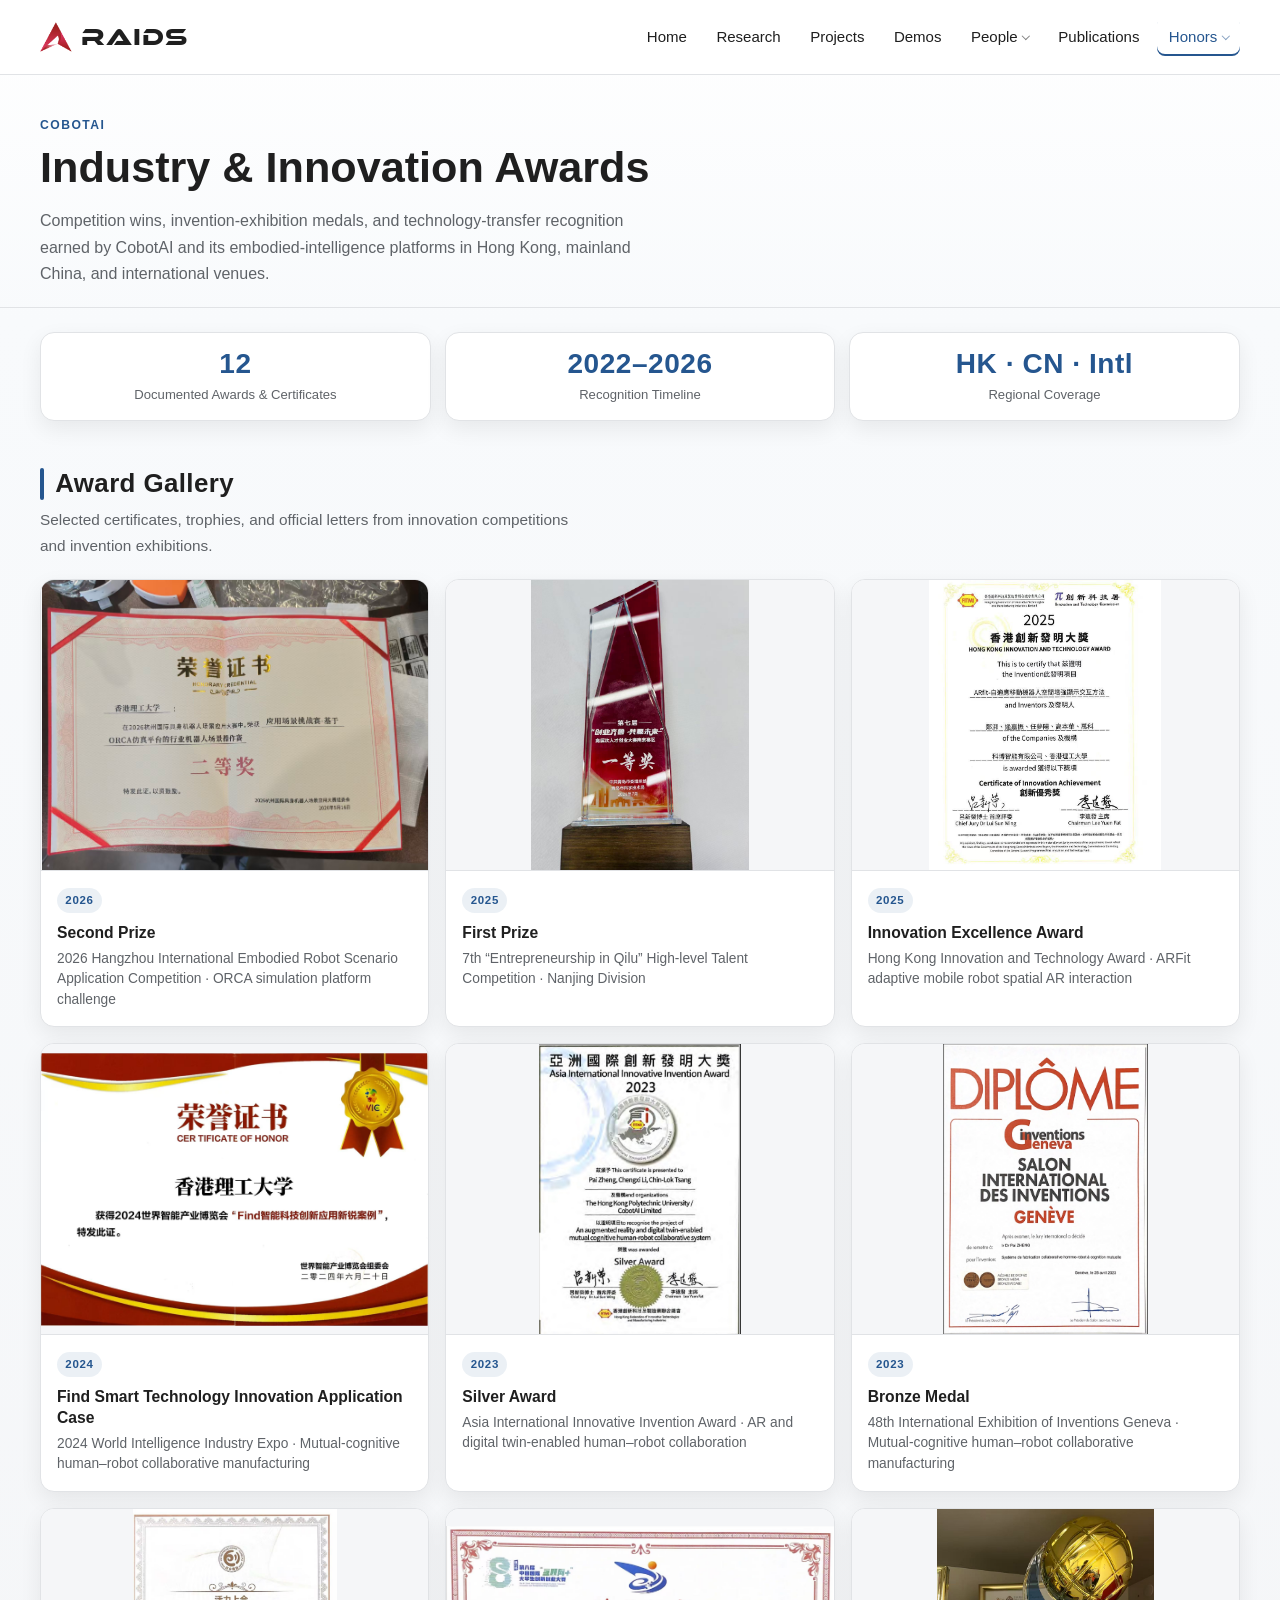
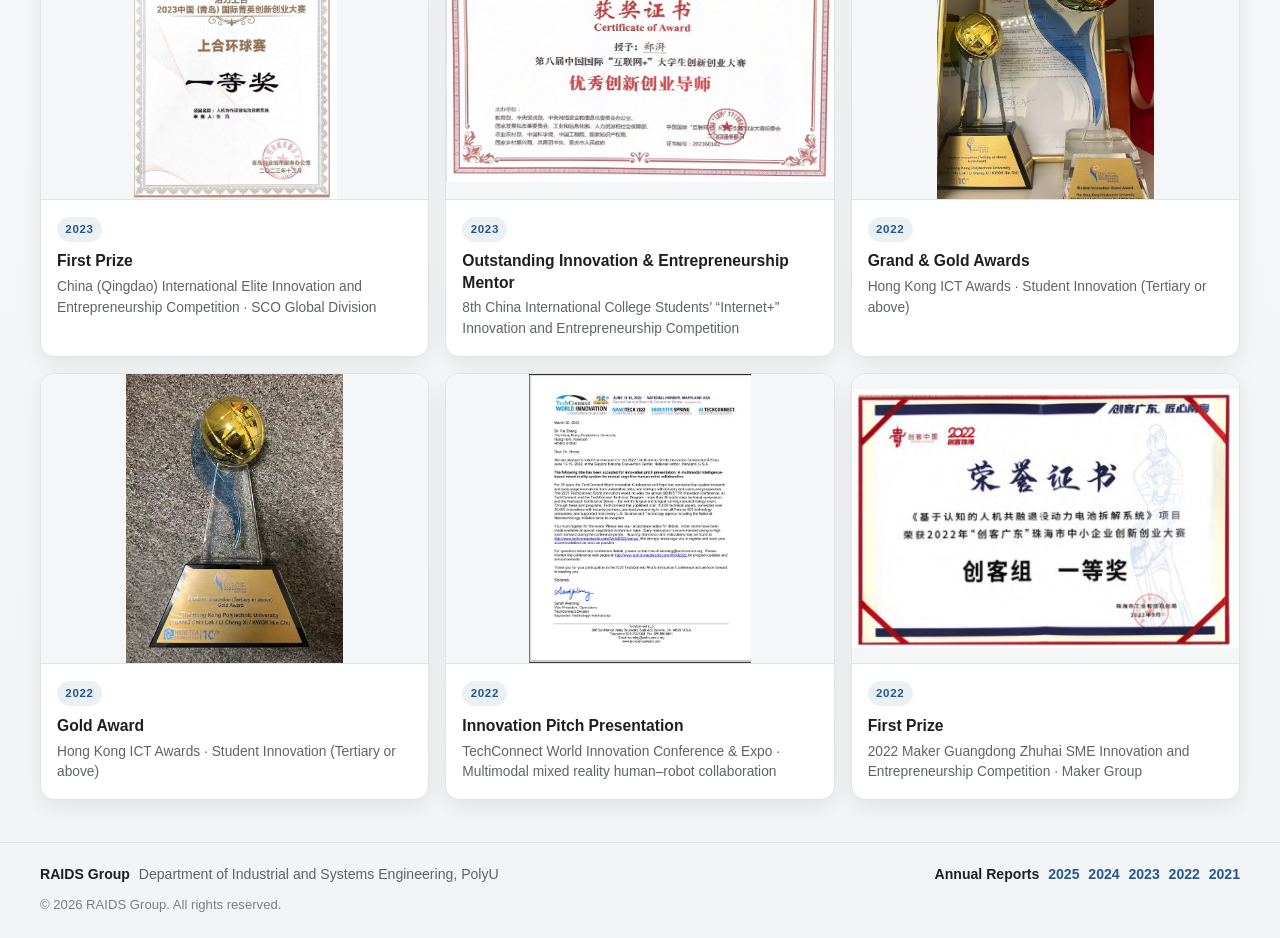
<file: honors-cobotai.html>
<!DOCTYPE html>
<html lang="en">
<head>
  <meta charset="UTF-8">
  <meta name="viewport" content="width=device-width, initial-scale=1.0">
  <meta name="description" content="CobotAI Limited — industry innovation awards, invention exhibitions, and entrepreneurship competition recognitions.">
  <title>RAIDS | CobotAI Honors</title>
  <link rel="icon" href="assets/icons/raids.png" type="image/png">
  <link rel="stylesheet" href="styles/main.css">
  <link rel="stylesheet" href="styles/pages/honors.css">
  <link rel="stylesheet" href="styles/pages/cobotai.css">
</head>
<body class="honors-page cobotai-honors-page">
  <header class="site-header">
    <div class="wrap nav-wrap">
      <a class="brand" href="index.html" aria-label="RAIDS Home">
        <img class="brand-logo" src="assets/icons/raids.png" alt="" width="36" height="36">
        <span class="brand-mark">RAIDS</span>
      </a>
      <button class="nav-toggle" type="button" aria-expanded="false" aria-controls="site-nav" aria-label="Open menu">
        <span class="nav-toggle-bar" aria-hidden="true"></span>
        <span class="nav-toggle-bar" aria-hidden="true"></span>
        <span class="nav-toggle-bar" aria-hidden="true"></span>
      </button>
      <nav class="top-nav" id="site-nav" aria-label="Primary">
        <a href="index.html">Home</a>
        <a href="research.html">Research</a>
        <a href="project.html">Projects</a>
        <a href="demos.html">Demos</a>
        <div class="nav-dropdown">
          <button type="button" class="nav-dropdown-toggle" aria-expanded="false" aria-controls="nav-people-submenu">People</button>
          <div class="nav-submenu" id="nav-people-submenu" role="group" aria-label="People">
            <a href="people.html">RAIDS</a>
            <a href="people-cobotai.html">CobotAI</a>
          </div>
        </div>
        <a href="publication.html">Publications</a>
        <div class="nav-dropdown is-active-group">
          <button type="button" class="nav-dropdown-toggle" aria-expanded="false" aria-controls="nav-honors-submenu">Honors</button>
          <div class="nav-submenu" id="nav-honors-submenu" role="group" aria-label="Honors">
            <a href="honors.html">RAIDS</a>
            <a class="active" href="honors-cobotai.html">CobotAI</a>
          </div>
        </div>
      </nav>
    </div>
  </header>

  <main>
    <section class="page-hero">
      <div class="wrap">
        <p class="eyebrow">CobotAI</p>
        <h1 class="page-title">Industry &amp; Innovation Awards</h1>
        <p class="section-lead">
          Competition wins, invention-exhibition medals, and technology-transfer recognition earned by CobotAI
          and its embodied-intelligence platforms in Hong Kong, mainland China, and international venues.
        </p>
      </div>
    </section>

    <section class="section honors-stats-section">
      <div class="wrap">
        <ul class="honors-stats cobotai-honors-stats" aria-label="Award highlights">
          <li class="honors-stat">
            <span class="honors-stat-value">12</span>
            <span class="honors-stat-label">Documented Awards &amp; Certificates</span>
          </li>
          <li class="honors-stat">
            <span class="honors-stat-value">2022–2026</span>
            <span class="honors-stat-label">Recognition Timeline</span>
          </li>
          <li class="honors-stat">
            <span class="honors-stat-value">HK · CN · Intl</span>
            <span class="honors-stat-label">Regional Coverage</span>
          </li>
        </ul>
      </div>
    </section>

    <section class="section honors-block">
      <div class="wrap">
        <h2>Award Gallery</h2>
        <p class="honors-block-lead">
          Selected certificates, trophies, and official letters from innovation competitions and invention exhibitions.
        </p>
        <ul class="cobotai-honors-grid">
          <li class="cobotai-honor-card">
            <a class="cobotai-honor-media" href="assets/cobotai/honors/hangzhou_embodied_robot_2026_second_prize.jpg" target="_blank" rel="noopener noreferrer">
              <img src="assets/cobotai/honors/hangzhou_embodied_robot_2026_second_prize.jpg" alt="2026 Hangzhou International Embodied Robot Scenario Application Competition second prize certificate" loading="lazy" decoding="async" width="800" height="600">
            </a>
            <div class="cobotai-honor-body">
              <span class="award-year">2026</span>
              <h3 class="cobotai-honor-title">Second Prize</h3>
              <p class="cobotai-honor-detail">2026 Hangzhou International Embodied Robot Scenario Application Competition · ORCA simulation platform challenge</p>
            </div>
          </li>
          <li class="cobotai-honor-card">
            <a class="cobotai-honor-media" href="assets/cobotai/honors/entrepreneurship_qilu_2025_nanjing_first_prize.jpg" target="_blank" rel="noopener noreferrer">
              <img src="assets/cobotai/honors/entrepreneurship_qilu_2025_nanjing_first_prize.jpg" alt="2025 Entrepreneurship in Qilu Nanjing division first prize trophy" loading="lazy" decoding="async" width="800" height="600">
            </a>
            <div class="cobotai-honor-body">
              <span class="award-year">2025</span>
              <h3 class="cobotai-honor-title">First Prize</h3>
              <p class="cobotai-honor-detail">7th &ldquo;Entrepreneurship in Qilu&rdquo; High-level Talent Competition · Nanjing Division</p>
            </div>
          </li>
          <li class="cobotai-honor-card">
            <a class="cobotai-honor-media" href="assets/cobotai/honors/hk_innovation_tech_award_2025_arfit.jpg" target="_blank" rel="noopener noreferrer">
              <img src="assets/cobotai/honors/hk_innovation_tech_award_2025_arfit.jpg" alt="2025 Hong Kong Innovation and Technology Award certificate for ARFit" loading="lazy" decoding="async" width="800" height="600">
            </a>
            <div class="cobotai-honor-body">
              <span class="award-year">2025</span>
              <h3 class="cobotai-honor-title">Innovation Excellence Award</h3>
              <p class="cobotai-honor-detail">Hong Kong Innovation and Technology Award · ARFit adaptive mobile robot spatial AR interaction</p>
            </div>
          </li>
          <li class="cobotai-honor-card">
            <a class="cobotai-honor-media" href="assets/cobotai/honors/world_intelligence_expo_2024_find_case.jpg" target="_blank" rel="noopener noreferrer">
              <img src="assets/cobotai/honors/world_intelligence_expo_2024_find_case.jpg" alt="2024 World Intelligence Industry Expo Find innovation case certificate" loading="lazy" decoding="async" width="800" height="600">
            </a>
            <div class="cobotai-honor-body">
              <span class="award-year">2024</span>
              <h3 class="cobotai-honor-title">Find Smart Technology Innovation Application Case</h3>
              <p class="cobotai-honor-detail">2024 World Intelligence Industry Expo · Mutual-cognitive human–robot collaborative manufacturing</p>
            </div>
          </li>
          <li class="cobotai-honor-card">
            <a class="cobotai-honor-media" href="assets/cobotai/honors/asia_innovation_invention_2023_silver_award.jpg" target="_blank" rel="noopener noreferrer">
              <img src="assets/cobotai/honors/asia_innovation_invention_2023_silver_award.jpg" alt="2023 Asia International Innovative Invention Award silver certificate" loading="lazy" decoding="async" width="800" height="600">
            </a>
            <div class="cobotai-honor-body">
              <span class="award-year">2023</span>
              <h3 class="cobotai-honor-title">Silver Award</h3>
              <p class="cobotai-honor-detail">Asia International Innovative Invention Award · AR and digital twin-enabled human–robot collaboration</p>
            </div>
          </li>
          <li class="cobotai-honor-card">
            <a class="cobotai-honor-media" href="assets/cobotai/honors/geneva_inventions_2023_bronze_medal.jpg" target="_blank" rel="noopener noreferrer">
              <img src="assets/cobotai/honors/geneva_inventions_2023_bronze_medal.jpg" alt="2023 Geneva International Exhibition of Inventions bronze medal diploma" loading="lazy" decoding="async" width="800" height="600">
            </a>
            <div class="cobotai-honor-body">
              <span class="award-year">2023</span>
              <h3 class="cobotai-honor-title">Bronze Medal</h3>
              <p class="cobotai-honor-detail">48th International Exhibition of Inventions Geneva · Mutual-cognitive human–robot collaborative manufacturing</p>
            </div>
          </li>
          <li class="cobotai-honor-card">
            <a class="cobotai-honor-media" href="assets/cobotai/honors/qingdao_sco_global_2023_first_prize.jpg" target="_blank" rel="noopener noreferrer">
              <img src="assets/cobotai/honors/qingdao_sco_global_2023_first_prize.jpg" alt="2023 Qingdao international elite innovation competition first prize certificate" loading="lazy" decoding="async" width="800" height="600">
            </a>
            <div class="cobotai-honor-body">
              <span class="award-year">2023</span>
              <h3 class="cobotai-honor-title">First Prize</h3>
              <p class="cobotai-honor-detail">China (Qingdao) International Elite Innovation and Entrepreneurship Competition · SCO Global Division</p>
            </div>
          </li>
          <li class="cobotai-honor-card">
            <a class="cobotai-honor-media" href="assets/cobotai/honors/internet_plus_2022_outstanding_mentor_zheng_pai.jpg" target="_blank" rel="noopener noreferrer">
              <img src="assets/cobotai/honors/internet_plus_2022_outstanding_mentor_zheng_pai.jpg" alt="8th Internet Plus competition outstanding innovation and entrepreneurship mentor certificate" loading="lazy" decoding="async" width="800" height="600">
            </a>
            <div class="cobotai-honor-body">
              <span class="award-year">2023</span>
              <h3 class="cobotai-honor-title">Outstanding Innovation &amp; Entrepreneurship Mentor</h3>
              <p class="cobotai-honor-detail">8th China International College Students&rsquo; &ldquo;Internet+&rdquo; Innovation and Entrepreneurship Competition</p>
            </div>
          </li>
          <li class="cobotai-honor-card">
            <a class="cobotai-honor-media" href="assets/cobotai/honors/hk_ict_awards_2022_grand_and_gold.jpg" target="_blank" rel="noopener noreferrer">
              <img src="assets/cobotai/honors/hk_ict_awards_2022_grand_and_gold.jpg" alt="2022 Hong Kong ICT Awards grand and gold trophies" loading="lazy" decoding="async" width="800" height="600">
            </a>
            <div class="cobotai-honor-body">
              <span class="award-year">2022</span>
              <h3 class="cobotai-honor-title">Grand &amp; Gold Awards</h3>
              <p class="cobotai-honor-detail">Hong Kong ICT Awards · Student Innovation (Tertiary or above)</p>
            </div>
          </li>
          <li class="cobotai-honor-card">
            <a class="cobotai-honor-media" href="assets/cobotai/honors/hk_ict_awards_2022_student_gold.jpg" target="_blank" rel="noopener noreferrer">
              <img src="assets/cobotai/honors/hk_ict_awards_2022_student_gold.jpg" alt="2022 Hong Kong ICT Awards student innovation gold trophy" loading="lazy" decoding="async" width="800" height="600">
            </a>
            <div class="cobotai-honor-body">
              <span class="award-year">2022</span>
              <h3 class="cobotai-honor-title">Gold Award</h3>
              <p class="cobotai-honor-detail">Hong Kong ICT Awards · Student Innovation (Tertiary or above)</p>
            </div>
          </li>
          <li class="cobotai-honor-card">
            <a class="cobotai-honor-media" href="assets/cobotai/honors/techconnect_2022_innovation_pitch.jpg" target="_blank" rel="noopener noreferrer">
              <img src="assets/cobotai/honors/techconnect_2022_innovation_pitch.jpg" alt="2022 TechConnect World Innovation Conference pitch invitation letter" loading="lazy" decoding="async" width="800" height="600">
            </a>
            <div class="cobotai-honor-body">
              <span class="award-year">2022</span>
              <h3 class="cobotai-honor-title">Innovation Pitch Presentation</h3>
              <p class="cobotai-honor-detail">TechConnect World Innovation Conference &amp; Expo · Multimodal mixed reality human–robot collaboration</p>
            </div>
          </li>
          <li class="cobotai-honor-card">
            <a class="cobotai-honor-media" href="assets/cobotai/honors/maker_guangdong_zhuhai_2022_first_prize.jpg" target="_blank" rel="noopener noreferrer">
              <img src="assets/cobotai/honors/maker_guangdong_zhuhai_2022_first_prize.jpg" alt="2022 Maker Guangdong Zhuhai competition first prize certificate" loading="lazy" decoding="async" width="800" height="600">
            </a>
            <div class="cobotai-honor-body">
              <span class="award-year">2022</span>
              <h3 class="cobotai-honor-title">First Prize</h3>
              <p class="cobotai-honor-detail">2022 Maker Guangdong Zhuhai SME Innovation and Entrepreneurship Competition · Maker Group</p>
            </div>
          </li>
        </ul>
      </div>
    </section>
  </main>

  <footer class="site-footer">
    <div class="wrap footer-inner">
      <div class="footer-row">
        <p class="footer-brand">
          <strong>RAIDS Group</strong>
          <span>Department of Industrial and Systems Engineering, PolyU</span>
        </p>
        <p class="footer-annals">
          <span class="footer-label">Annual Reports</span>
          <a href="assets/annals/RAIDS-Annual-Report-2025.pdf" target="_blank" rel="noopener noreferrer">2025</a>
          <a href="assets/annals/RAIDS-Annual-Report-2024.pdf" target="_blank" rel="noopener noreferrer">2024</a>
          <a href="assets/annals/RAIDS-Annual-Report-2023.pdf" target="_blank" rel="noopener noreferrer">2023</a>
          <a href="assets/annals/RAIDS-Annual-Report-2022.pdf" target="_blank" rel="noopener noreferrer">2022</a>
          <a href="assets/annals/RAIDS-Annual-Report-2021.pdf" target="_blank" rel="noopener noreferrer">2021</a>
        </p>
      </div>
      <p class="footer-copy">&copy; 2026 RAIDS Group. All rights reserved.</p>
    </div>
  </footer>
  <script src="scripts/nav.js"></script>
  <script src="scripts/back-to-top.js"></script>
  <script src="scripts/analytics.js" defer></script>
</body>
</html>
</file>
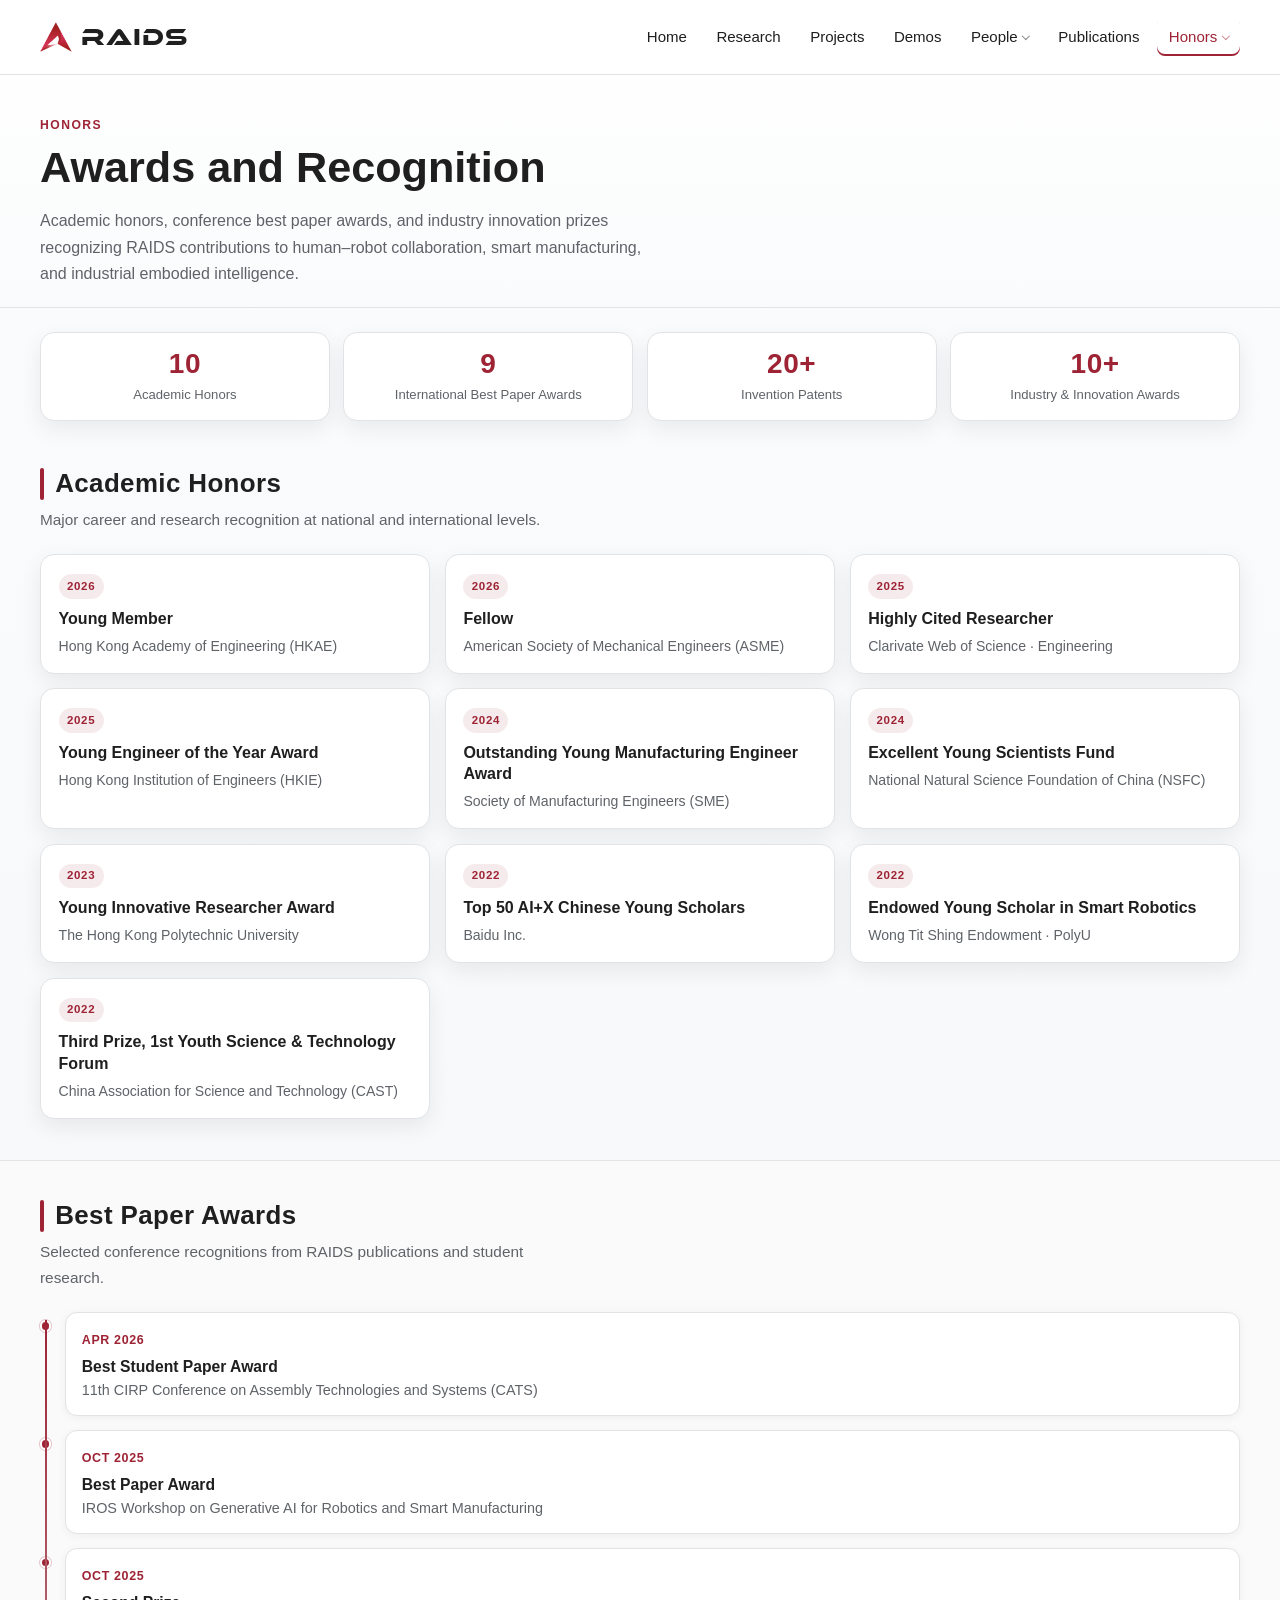
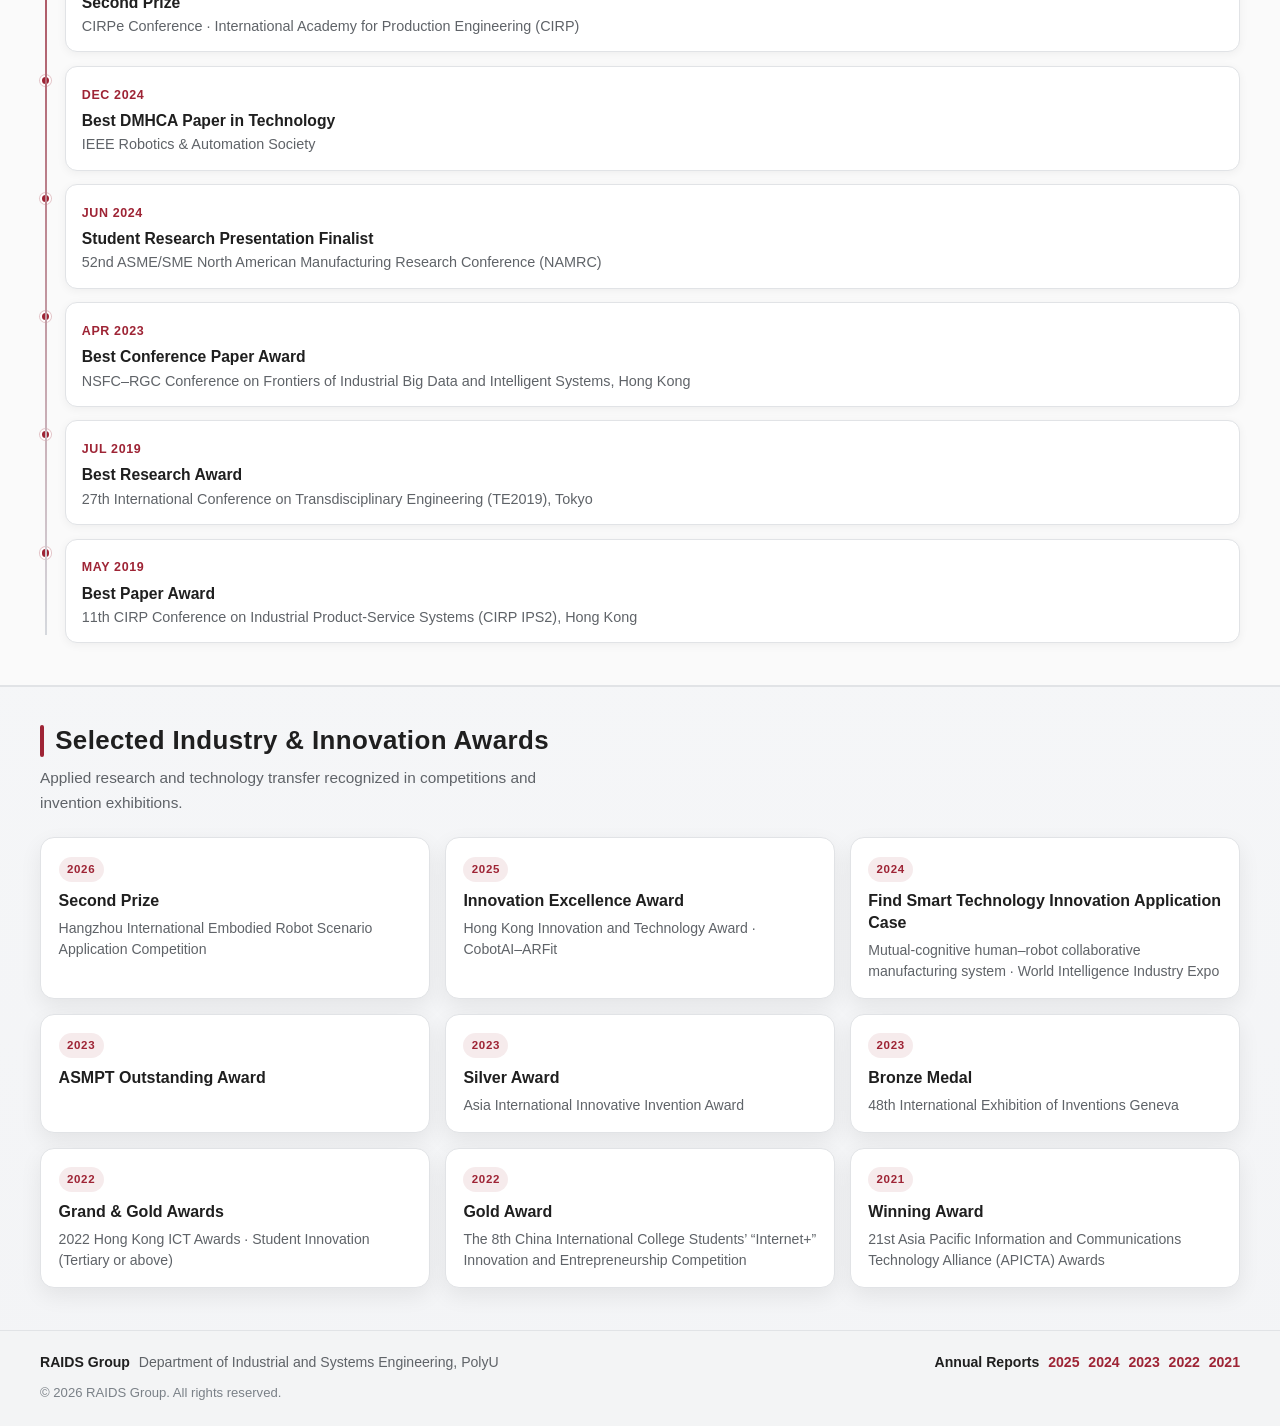
<file: honors.html>
<!DOCTYPE html>
<html lang="en">
<head>
  <meta charset="UTF-8">
  <meta name="viewport" content="width=device-width, initial-scale=1.0">
  <meta name="description" content="RAIDS Group honors and awards — academic recognition, best paper awards, and industry innovation prizes.">
  <title>RAIDS | Honors</title>
  <link rel="icon" href="assets/icons/raids.png" type="image/png">
  <link rel="stylesheet" href="styles/main.css">
  <link rel="stylesheet" href="styles/pages/honors.css">
</head>
<body class="honors-page">
  <header class="site-header">
    <div class="wrap nav-wrap">
      <a class="brand" href="index.html" aria-label="RAIDS Home">
        <img class="brand-logo" src="assets/icons/raids.png" alt="" width="36" height="36">
        <span class="brand-mark">RAIDS</span>
      </a>
      <button class="nav-toggle" type="button" aria-expanded="false" aria-controls="site-nav" aria-label="Open menu">
        <span class="nav-toggle-bar" aria-hidden="true"></span>
        <span class="nav-toggle-bar" aria-hidden="true"></span>
        <span class="nav-toggle-bar" aria-hidden="true"></span>
      </button>
      <nav class="top-nav" id="site-nav" aria-label="Primary">
        <a href="index.html">Home</a>
        <a href="research.html">Research</a>
        <a href="project.html">Projects</a>
        <a href="demos.html">Demos</a>
        <div class="nav-dropdown">
          <button type="button" class="nav-dropdown-toggle" aria-expanded="false" aria-controls="nav-people-submenu">People</button>
          <div class="nav-submenu" id="nav-people-submenu" role="group" aria-label="People">
            <a href="people.html">RAIDS</a>
            <a href="people-cobotai.html">CobotAI</a>
          </div>
        </div>
        <a href="publication.html">Publications</a>
        <div class="nav-dropdown is-active-group">
          <button type="button" class="nav-dropdown-toggle" aria-expanded="false" aria-controls="nav-honors-submenu">Honors</button>
          <div class="nav-submenu" id="nav-honors-submenu" role="group" aria-label="Honors">
            <a class="active" href="honors.html">RAIDS</a>
            <a href="honors-cobotai.html">CobotAI</a>
          </div>
        </div>
      </nav>
    </div>
  </header>

  <main>
    <section class="page-hero">
      <div class="wrap">
        <p class="eyebrow">Honors</p>
        <h1 class="page-title">Awards and Recognition</h1>
        <p class="section-lead">
          Academic honors, conference best paper awards, and industry innovation prizes
          recognizing RAIDS contributions to human–robot collaboration, smart manufacturing,
          and industrial embodied intelligence.
        </p>
      </div>
    </section>

    <section class="section honors-stats-section">
      <div class="wrap">
        <ul class="honors-stats" aria-label="Award highlights">
          <li class="honors-stat">
            <span class="honors-stat-value">10</span>
            <span class="honors-stat-label">Academic Honors</span>
          </li>
          <li class="honors-stat">
            <span class="honors-stat-value">9</span>
            <span class="honors-stat-label">International Best Paper Awards</span>
          </li>
          <li class="honors-stat">
            <span class="honors-stat-value">20+</span>
            <span class="honors-stat-label">Invention Patents</span>
          </li>
          <li class="honors-stat">
            <span class="honors-stat-value">10+</span>
            <span class="honors-stat-label">Industry &amp; Innovation Awards</span>
          </li>
        </ul>
      </div>
    </section>

    <section class="section honors-block">
      <div class="wrap">
        <h2>Academic Honors</h2>
        <p class="honors-block-lead">Major career and research recognition at national and international levels.</p>
        <ul class="awards-grid">
          <li class="award-card">
            <span class="award-year">2026</span>
            <h3 class="award-title">Young Member</h3>
            <p class="award-org">Hong Kong Academy of Engineering (HKAE)</p>
          </li>
          <li class="award-card">
            <span class="award-year">2026</span>
            <h3 class="award-title">Fellow</h3>
            <p class="award-org">American Society of Mechanical Engineers (ASME)</p>
          </li>
          <li class="award-card">
            <span class="award-year">2025</span>
            <h3 class="award-title">Highly Cited Researcher</h3>
            <p class="award-org">Clarivate Web of Science · Engineering</p>
          </li>
          <li class="award-card">
            <span class="award-year">2025</span>
            <h3 class="award-title">Young Engineer of the Year Award</h3>
            <p class="award-org">Hong Kong Institution of Engineers (HKIE)</p>
          </li>
          <li class="award-card">
            <span class="award-year">2024</span>
            <h3 class="award-title">Outstanding Young Manufacturing Engineer Award</h3>
            <p class="award-org">Society of Manufacturing Engineers (SME)</p>
          </li>
          <li class="award-card">
            <span class="award-year">2024</span>
            <h3 class="award-title">Excellent Young Scientists Fund</h3>
            <p class="award-org">National Natural Science Foundation of China (NSFC)</p>
          </li>
          <li class="award-card">
            <span class="award-year">2023</span>
            <h3 class="award-title">Young Innovative Researcher Award</h3>
            <p class="award-org">The Hong Kong Polytechnic University</p>
          </li>
          <li class="award-card">
            <span class="award-year">2022</span>
            <h3 class="award-title">Top 50 AI+X Chinese Young Scholars</h3>
            <p class="award-org">Baidu Inc.</p>
          </li>
          <li class="award-card">
            <span class="award-year">2022</span>
            <h3 class="award-title">Endowed Young Scholar in Smart Robotics</h3>
            <p class="award-org">Wong Tit Shing Endowment · PolyU</p>
          </li>
          <li class="award-card">
            <span class="award-year">2022</span>
            <h3 class="award-title">Third Prize, 1st Youth Science &amp; Technology Forum</h3>
            <p class="award-org">China Association for Science and Technology (CAST)</p>
          </li>
        </ul>
      </div>
    </section>

    <section class="section section-alt honors-block">
      <div class="wrap">
        <h2>Best Paper Awards</h2>
        <p class="honors-block-lead">Selected conference recognitions from RAIDS publications and student research.</p>
        <ol class="honors-timeline">
          <li>
            <div class="honors-timeline-marker" aria-hidden="true"></div>
            <div class="honors-timeline-body">
              <time datetime="2026-04">Apr 2026</time>
              <p class="honors-timeline-title">Best Student Paper Award</p>
              <p class="honors-timeline-detail">11th CIRP Conference on Assembly Technologies and Systems (CATS)</p>
            </div>
          </li>
          <li>
            <div class="honors-timeline-marker" aria-hidden="true"></div>
            <div class="honors-timeline-body">
              <time datetime="2025-10">Oct 2025</time>
              <p class="honors-timeline-title">Best Paper Award</p>
              <p class="honors-timeline-detail">IROS Workshop on Generative AI for Robotics and Smart Manufacturing</p>
            </div>
          </li>
          <li>
            <div class="honors-timeline-marker" aria-hidden="true"></div>
            <div class="honors-timeline-body">
              <time datetime="2025-10">Oct 2025</time>
              <p class="honors-timeline-title">Second Prize</p>
              <p class="honors-timeline-detail">CIRPe Conference · International Academy for Production Engineering (CIRP)</p>
            </div>
          </li>
          <li>
            <div class="honors-timeline-marker" aria-hidden="true"></div>
            <div class="honors-timeline-body">
              <time datetime="2024-12">Dec 2024</time>
              <p class="honors-timeline-title">Best DMHCA Paper in Technology</p>
              <p class="honors-timeline-detail">IEEE Robotics &amp; Automation Society</p>
            </div>
          </li>
          <li>
            <div class="honors-timeline-marker" aria-hidden="true"></div>
            <div class="honors-timeline-body">
              <time datetime="2024-06">Jun 2024</time>
              <p class="honors-timeline-title">Student Research Presentation Finalist</p>
              <p class="honors-timeline-detail">52nd ASME/SME North American Manufacturing Research Conference (NAMRC)</p>
            </div>
          </li>
          <li>
            <div class="honors-timeline-marker" aria-hidden="true"></div>
            <div class="honors-timeline-body">
              <time datetime="2023-04">Apr 2023</time>
              <p class="honors-timeline-title">Best Conference Paper Award</p>
              <p class="honors-timeline-detail">NSFC–RGC Conference on Frontiers of Industrial Big Data and Intelligent Systems, Hong Kong</p>
            </div>
          </li>
          <li>
            <div class="honors-timeline-marker" aria-hidden="true"></div>
            <div class="honors-timeline-body">
              <time datetime="2019-07">Jul 2019</time>
              <p class="honors-timeline-title">Best Research Award</p>
              <p class="honors-timeline-detail">27th International Conference on Transdisciplinary Engineering (TE2019), Tokyo</p>
            </div>
          </li>
          <li>
            <div class="honors-timeline-marker" aria-hidden="true"></div>
            <div class="honors-timeline-body">
              <time datetime="2019-05">May 2019</time>
              <p class="honors-timeline-title">Best Paper Award</p>
              <p class="honors-timeline-detail">11th CIRP Conference on Industrial Product-Service Systems (CIRP IPS2), Hong Kong</p>
            </div>
          </li>
        </ol>
      </div>
    </section>

    <section class="section honors-block">
      <div class="wrap">
        <h2>Selected Industry &amp; Innovation Awards</h2>
        <p class="honors-block-lead">Applied research and technology transfer recognized in competitions and invention exhibitions.</p>
        <ul class="awards-grid awards-grid-compact">
          <li class="award-card">
            <span class="award-year">2026</span>
            <h3 class="award-title">Second Prize</h3>
            <p class="award-org">Hangzhou International Embodied Robot Scenario Application Competition</p>
          </li>
          <li class="award-card">
            <span class="award-year">2025</span>
            <h3 class="award-title">Innovation Excellence Award</h3>
            <p class="award-org">Hong Kong Innovation and Technology Award · CobotAI–ARFit</p>
          </li>
          <li class="award-card">
            <span class="award-year">2024</span>
            <h3 class="award-title">Find Smart Technology Innovation Application Case</h3>
            <p class="award-org">Mutual-cognitive human–robot collaborative manufacturing system · World Intelligence Industry Expo</p>
          </li>
          <li class="award-card">
            <span class="award-year">2023</span>
            <h3 class="award-title">ASMPT Outstanding Award</h3>
          </li>
          <li class="award-card">
            <span class="award-year">2023</span>
            <h3 class="award-title">Silver Award</h3>
            <p class="award-org">Asia International Innovative Invention Award</p>
          </li>
          <li class="award-card">
            <span class="award-year">2023</span>
            <h3 class="award-title">Bronze Medal</h3>
            <p class="award-org">48th International Exhibition of Inventions Geneva</p>
          </li>
          <li class="award-card">
            <span class="award-year">2022</span>
            <h3 class="award-title">Grand &amp; Gold Awards</h3>
            <p class="award-org">2022 Hong Kong ICT Awards · Student Innovation (Tertiary or above)</p>
          </li>
          <li class="award-card">
            <span class="award-year">2022</span>
            <h3 class="award-title">Gold Award</h3>
            <p class="award-org">The 8th China International College Students&rsquo; &ldquo;Internet+&rdquo; Innovation and Entrepreneurship Competition</p>
          </li>
          <li class="award-card">
            <span class="award-year">2021</span>
            <h3 class="award-title">Winning Award</h3>
            <p class="award-org">21st Asia Pacific Information and Communications Technology Alliance (APICTA) Awards</p>
          </li>
        </ul>
      </div>
    </section>
  </main>

  <footer class="site-footer">
    <div class="wrap footer-inner">
      <div class="footer-row">
        <p class="footer-brand">
          <strong>RAIDS Group</strong>
          <span>Department of Industrial and Systems Engineering, PolyU</span>
        </p>
        <p class="footer-annals">
          <span class="footer-label">Annual Reports</span>
          <a href="assets/annals/RAIDS-Annual-Report-2025.pdf" target="_blank" rel="noopener noreferrer">2025</a>
          <a href="assets/annals/RAIDS-Annual-Report-2024.pdf" target="_blank" rel="noopener noreferrer">2024</a>
          <a href="assets/annals/RAIDS-Annual-Report-2023.pdf" target="_blank" rel="noopener noreferrer">2023</a>
          <a href="assets/annals/RAIDS-Annual-Report-2022.pdf" target="_blank" rel="noopener noreferrer">2022</a>
          <a href="assets/annals/RAIDS-Annual-Report-2021.pdf" target="_blank" rel="noopener noreferrer">2021</a>
        </p>
      </div>
      <p class="footer-copy">&copy; 2026 RAIDS Group. All rights reserved.</p>
    </div>
  </footer>
  <script src="scripts/nav.js"></script>
  <script src="scripts/back-to-top.js"></script>
  <script src="scripts/analytics.js" defer></script>
</body>
</html>
</file>
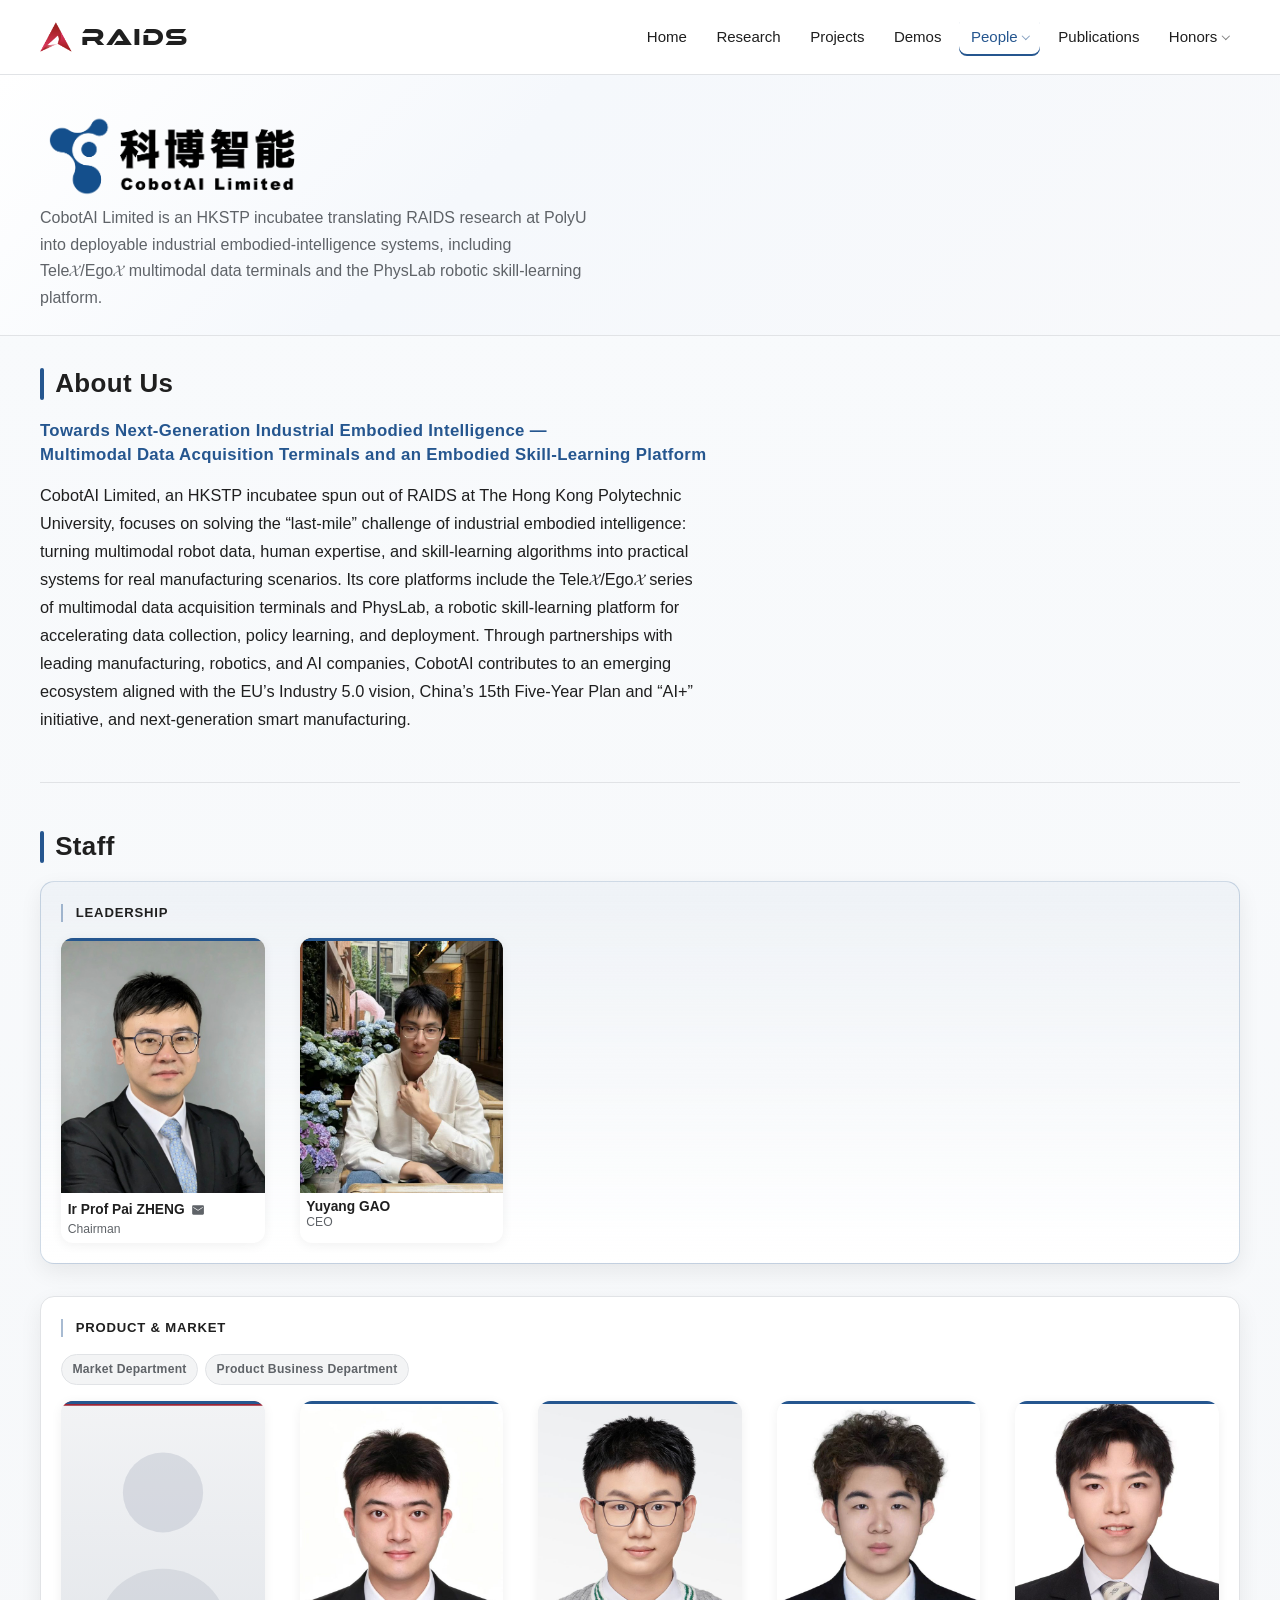
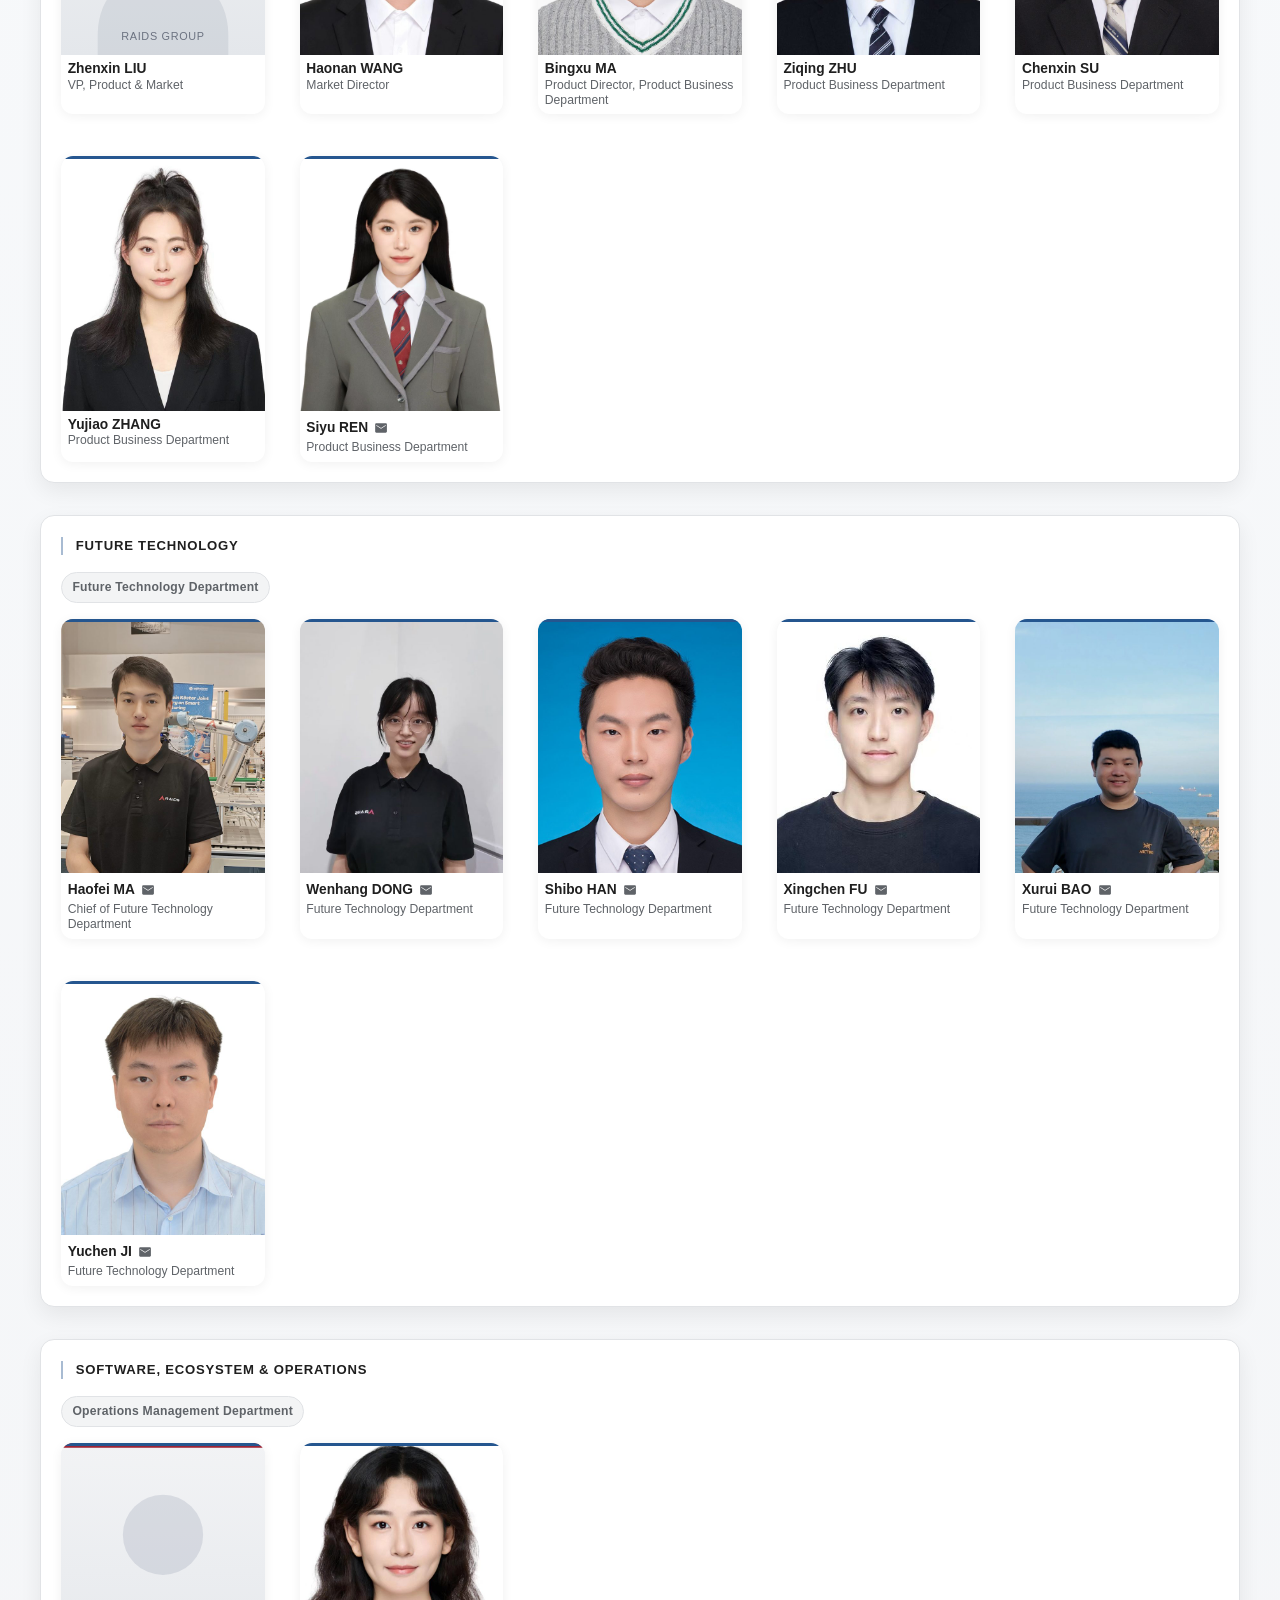
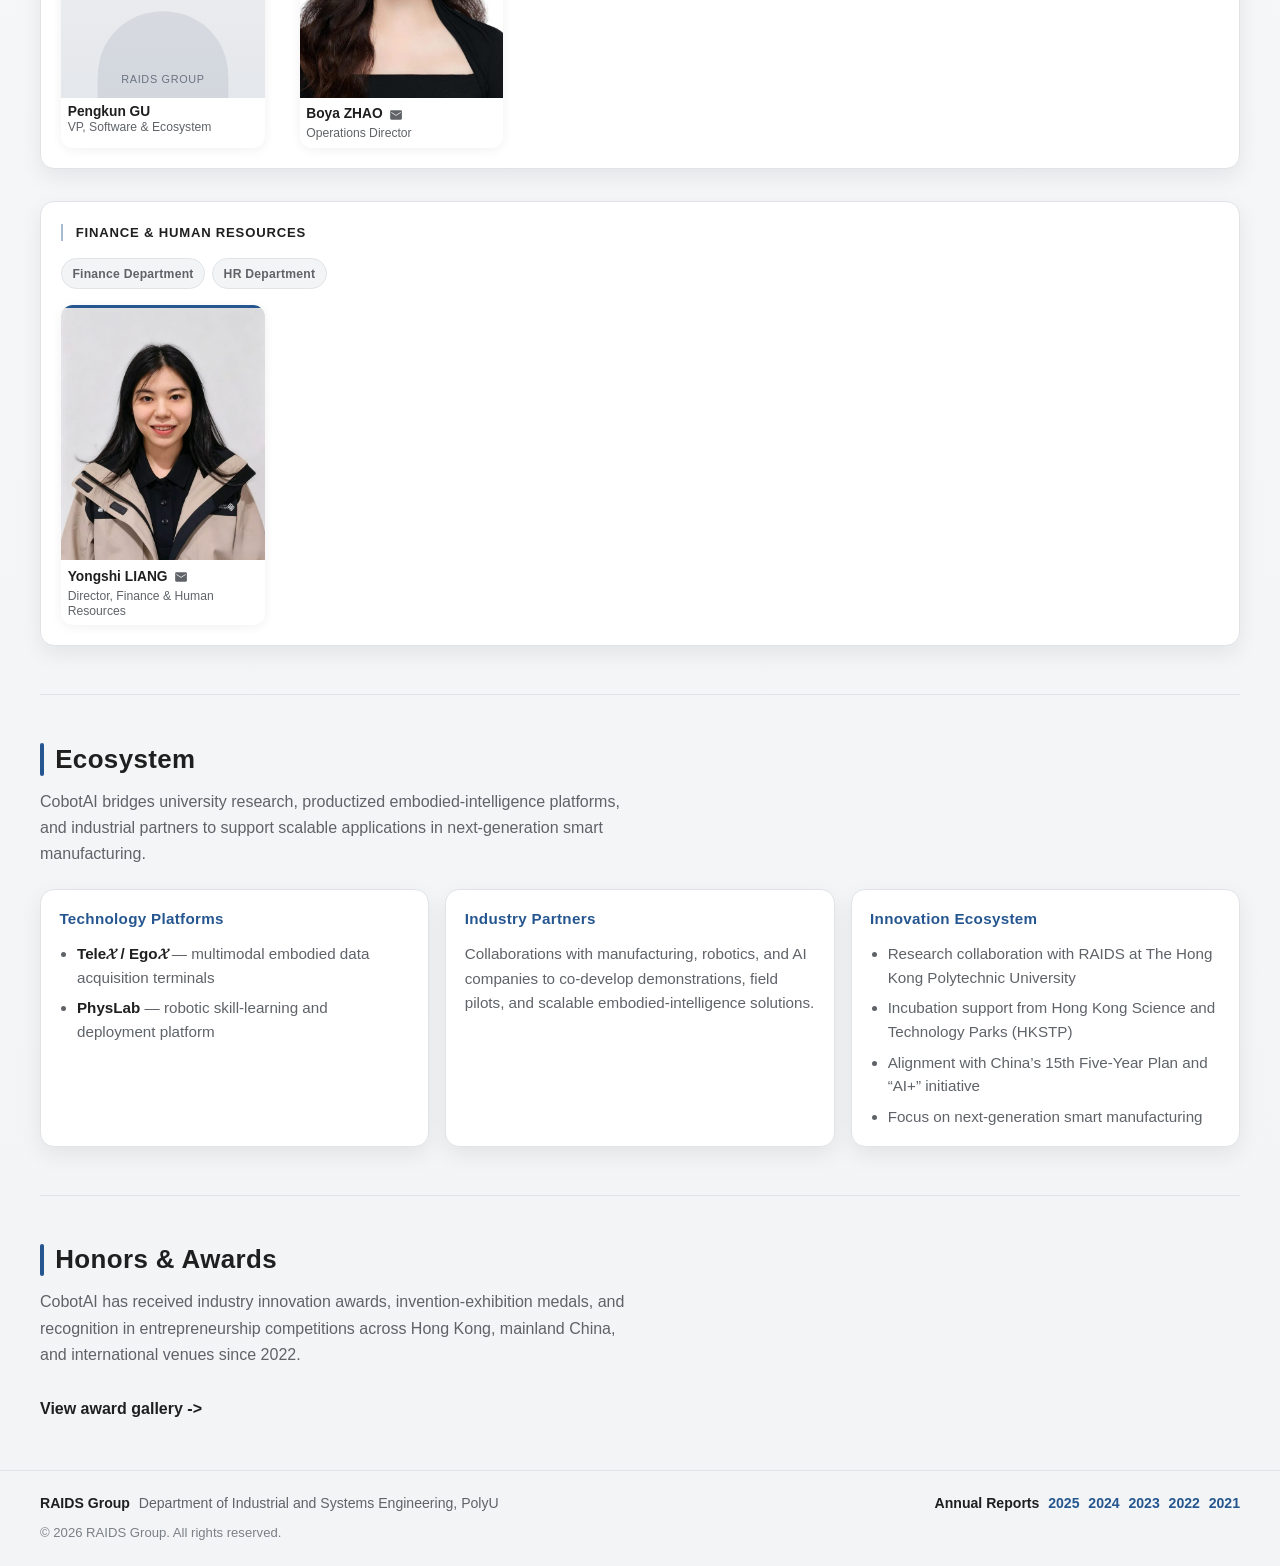
<file: people-cobotai.html>
<!DOCTYPE html>
<html lang="en">
<head>
  <meta charset="UTF-8">
  <meta name="viewport" content="width=device-width, initial-scale=1.0">
  <meta name="description" content="CobotAI Limited — an HKSTP incubatee translating RAIDS research at PolyU into industrial embodied-intelligence platforms.">
  <title>RAIDS | CobotAI</title>
  <link rel="icon" href="assets/icons/raids.png" type="image/png">
  <link rel="stylesheet" href="styles/main.css">
  <link rel="stylesheet" href="styles/pages/people.css">
  <link rel="stylesheet" href="styles/pages/cobotai.css">
</head>
<body class="people-page cobotai-page">
  <header class="site-header">
    <div class="wrap nav-wrap">
      <a class="brand" href="index.html" aria-label="RAIDS Home">
        <img class="brand-logo" src="assets/icons/raids.png" alt="" width="36" height="36">
        <span class="brand-mark">RAIDS</span>
      </a>
      <button class="nav-toggle" type="button" aria-expanded="false" aria-controls="site-nav" aria-label="Open menu">
        <span class="nav-toggle-bar" aria-hidden="true"></span>
        <span class="nav-toggle-bar" aria-hidden="true"></span>
        <span class="nav-toggle-bar" aria-hidden="true"></span>
      </button>
      <nav class="top-nav" id="site-nav" aria-label="Primary">
        <a href="index.html">Home</a>
        <a href="research.html">Research</a>
        <a href="project.html">Projects</a>
        <a href="demos.html">Demos</a>
        <div class="nav-dropdown is-active-group">
          <button type="button" class="nav-dropdown-toggle" aria-expanded="false" aria-controls="nav-people-submenu">People</button>
          <div class="nav-submenu" id="nav-people-submenu" role="group" aria-label="People">
            <a href="people.html">RAIDS</a>
            <a class="active" href="people-cobotai.html">CobotAI</a>
          </div>
        </div>
        <a href="publication.html">Publications</a>
        <div class="nav-dropdown">
          <button type="button" class="nav-dropdown-toggle" aria-expanded="false" aria-controls="nav-honors-submenu">Honors</button>
          <div class="nav-submenu" id="nav-honors-submenu" role="group" aria-label="Honors">
            <a href="honors.html">RAIDS</a>
            <a href="honors-cobotai.html">CobotAI</a>
          </div>
        </div>
      </nav>
    </div>
  </header>

  <main>
    <section class="page-hero cobotai-hero">
      <div class="wrap">
        <div class="cobotai-hero-brand">
          <h1 class="page-title">
            <img class="cobotai-hero-logo" src="assets/cobotai/cobot_logo_cn.png" alt="CobotAI" width="490" height="245">
          </h1>
        </div>
        <p class="section-lead">
          CobotAI Limited is an HKSTP incubatee translating RAIDS research at PolyU into deployable
          industrial embodied-intelligence systems, including Tele𝓧/Ego𝓧 multimodal data terminals
          and the PhysLab robotic skill-learning platform.
        </p>
      </div>
    </section>

    <section class="section">
      <div class="wrap">
        <article class="people-block cobotai-about">
          <h2>About Us</h2>
          <h3 class="cobotai-about-kicker">
            Towards Next-Generation Industrial Embodied Intelligence —<br>
            Multimodal Data Acquisition Terminals and an Embodied Skill-Learning Platform
          </h3>
          <p class="cobotai-about-text">
            CobotAI Limited, an HKSTP incubatee spun out of RAIDS at The Hong Kong Polytechnic University,
            focuses on solving the &ldquo;last-mile&rdquo; challenge of industrial embodied intelligence: turning
            multimodal robot data, human expertise, and skill-learning algorithms into practical systems for
            real manufacturing scenarios. Its core platforms include the Tele𝓧/Ego𝓧 series of multimodal data
            acquisition terminals and PhysLab, a robotic skill-learning platform for accelerating data collection,
            policy learning, and deployment. Through partnerships with leading manufacturing, robotics, and AI
            companies, CobotAI contributes to an emerging ecosystem aligned with the EU&rsquo;s Industry 5.0 vision,
            China&rsquo;s 15th Five-Year Plan and &ldquo;AI+&rdquo; initiative, and next-generation smart manufacturing.
          </p>
        </article>

        <article class="people-block">
          <h2>Staff</h2>
          <div class="cobotai-staff-groups">
            <section class="cobotai-staff-group cobotai-staff-group--leadership">
              <h3 class="people-subtitle">Leadership</h3>
              <div class="profile-grid">
                <article class="profile-card profile-card--leadership">
                  <div class="profile-image"><img src="assets/people/zheng_pai.jpg" alt="Ir Prof Pai Zheng portrait" loading="lazy" decoding="async"></div>
                  <div class="profile-content">
                    <div class="profile-head"><h4 class="profile-name">Ir Prof Pai ZHENG</h4><a class="profile-email" href="mailto:pai.zheng@polyu.edu.hk" title="pai.zheng@polyu.edu.hk" aria-label="Email pai.zheng@polyu.edu.hk"><svg class="profile-email-icon" xmlns="http://www.w3.org/2000/svg" viewBox="0 0 24 24" aria-hidden="true"><path d="M20 4H4c-1.1 0-2 .9-2 2v12c0 1.1.9 2 2 2h16c1.1 0 2-.9 2-2V6c0-1.1-.9-2-2-2Zm0 4.01-8 5.01L4 8.01V6.99l8 5 8-5v1.02Z"/></svg><span class="visually-hidden">pai.zheng@polyu.edu.hk</span></a></div>
                    <p class="profile-role">Chairman</p>
                  </div>
                </article>
                <article class="profile-card profile-card--leadership">
                  <div class="profile-image"><img src="assets/people/gao_yuyang.jpg" alt="Yuyang Gao portrait" loading="lazy" decoding="async"></div>
                  <div class="profile-content">
                    <h4 class="profile-name">Yuyang GAO</h4>
                    <p class="profile-role">CEO</p>
                  </div>
                </article>
              </div>
            </section>

            <section class="cobotai-staff-group">
              <h3 class="people-subtitle">Product &amp; Market</h3>
              <ul class="cobotai-dept-tags" aria-label="Departments">
                <li>Market Department</li>
                <li>Product Business Department</li>
              </ul>
              <div class="profile-grid">
                <article class="profile-card">
                  <div class="profile-image"><img src="assets/people/avatar-placeholder.svg" alt="" loading="lazy" decoding="async"></div>
                  <div class="profile-content">
                    <h4 class="profile-name">Zhenxin LIU</h4>
                    <p class="profile-role">VP, Product &amp; Market</p>
                  </div>
                </article>
                <article class="profile-card">
                  <div class="profile-image"><img src="assets/people/wang_haonan.jpg" alt="Haonan Wang portrait" loading="lazy" decoding="async"></div>
                  <div class="profile-content">
                    <h4 class="profile-name">Haonan WANG</h4>
                    <p class="profile-role">Market Director</p>
                  </div>
                </article>
                <article class="profile-card">
                  <div class="profile-image"><img src="assets/people/ma_bingxu.jpg" alt="Bingxu Ma portrait" loading="lazy" decoding="async"></div>
                  <div class="profile-content">
                    <h4 class="profile-name">Bingxu MA</h4>
                    <p class="profile-role">Product Director, Product Business Department</p>
                  </div>
                </article>
                <article class="profile-card">
                  <div class="profile-image"><img src="assets/people/zhu_ziqing.jpg" alt="Ziqing Zhu portrait" loading="lazy" decoding="async"></div>
                  <div class="profile-content">
                    <h4 class="profile-name">Ziqing ZHU</h4>
                    <p class="profile-role">Product Business Department</p>
                  </div>
                </article>
                <article class="profile-card">
                  <div class="profile-image"><img src="assets/people/su_chenxin.jpg" alt="Chenxin Su portrait" loading="lazy" decoding="async"></div>
                  <div class="profile-content">
                    <h4 class="profile-name">Chenxin SU</h4>
                    <p class="profile-role">Product Business Department</p>
                  </div>
                </article>
                <article class="profile-card">
                  <div class="profile-image"><img src="assets/people/zhang_yujiao.jpg" alt="Yujiao Zhang portrait" loading="lazy" decoding="async"></div>
                  <div class="profile-content">
                    <h4 class="profile-name">Yujiao ZHANG</h4>
                    <p class="profile-role">Product Business Department</p>
                  </div>
                </article>
                <article class="profile-card">
                  <div class="profile-image"><img src="assets/people/ren_siyu.jpg" alt="Siyu Ren portrait" loading="lazy" decoding="async"></div>
                  <div class="profile-content">
                    <div class="profile-head"><h4 class="profile-name">Siyu REN</h4><a class="profile-email" href="mailto:rensiyu20041011@163.com" title="rensiyu20041011@163.com" aria-label="Email rensiyu20041011@163.com"><svg class="profile-email-icon" xmlns="http://www.w3.org/2000/svg" viewBox="0 0 24 24" aria-hidden="true"><path d="M20 4H4c-1.1 0-2 .9-2 2v12c0 1.1.9 2 2 2h16c1.1 0 2-.9 2-2V6c0-1.1-.9-2-2-2Zm0 4.01-8 5.01L4 8.01V6.99l8 5 8-5v1.02Z"/></svg><span class="visually-hidden">rensiyu20041011@163.com</span></a></div>
                    <p class="profile-role">Product Business Department</p>
                  </div>
                </article>
              </div>
            </section>

            <section class="cobotai-staff-group">
              <h3 class="people-subtitle">Future Technology</h3>
              <ul class="cobotai-dept-tags" aria-label="Departments">
                <li>Future Technology Department</li>
              </ul>
              <div class="profile-grid">
                <article class="profile-card">
                  <div class="profile-image"><img src="assets/people/ma_haofei.jpg" alt="Haofei Ma portrait" loading="lazy" decoding="async"></div>
                  <div class="profile-content">
                    <div class="profile-head"><h4 class="profile-name">Haofei MA</h4><a class="profile-email" href="mailto:haofei.ma@connect.polyu.hk" title="haofei.ma@connect.polyu.hk" aria-label="Email haofei.ma@connect.polyu.hk"><svg class="profile-email-icon" xmlns="http://www.w3.org/2000/svg" viewBox="0 0 24 24" aria-hidden="true"><path d="M20 4H4c-1.1 0-2 .9-2 2v12c0 1.1.9 2 2 2h16c1.1 0 2-.9 2-2V6c0-1.1-.9-2-2-2Zm0 4.01-8 5.01L4 8.01V6.99l8 5 8-5v1.02Z"/></svg><span class="visually-hidden">haofei.ma@connect.polyu.hk</span></a></div>
                    <p class="profile-role">Chief of Future Technology Department</p>
                  </div>
                </article>
                <article class="profile-card">
                  <div class="profile-image"><img src="assets/people/dong_wenhang.jpg" alt="Wenhang Dong portrait" loading="lazy" decoding="async"></div>
                  <div class="profile-content">
                    <div class="profile-head"><h4 class="profile-name">Wenhang DONG</h4><a class="profile-email" href="mailto:wenhang.dong@connect.polyu.hk" title="wenhang.dong@connect.polyu.hk" aria-label="Email wenhang.dong@connect.polyu.hk"><svg class="profile-email-icon" xmlns="http://www.w3.org/2000/svg" viewBox="0 0 24 24" aria-hidden="true"><path d="M20 4H4c-1.1 0-2 .9-2 2v12c0 1.1.9 2 2 2h16c1.1 0 2-.9 2-2V6c0-1.1-.9-2-2-2Zm0 4.01-8 5.01L4 8.01V6.99l8 5 8-5v1.02Z"/></svg><span class="visually-hidden">wenhang.dong@connect.polyu.hk</span></a></div>
                    <p class="profile-role">Future Technology Department</p>
                  </div>
                </article>
                <article class="profile-card">
                  <div class="profile-image"><img src="assets/people/han_shibo.jpg" alt="Shibo Han portrait" loading="lazy" decoding="async"></div>
                  <div class="profile-content">
                    <div class="profile-head"><h4 class="profile-name">Shibo HAN</h4><a class="profile-email" href="mailto:shibo.han@polyu.edu.hk" title="shibo.han@polyu.edu.hk" aria-label="Email shibo.han@polyu.edu.hk"><svg class="profile-email-icon" xmlns="http://www.w3.org/2000/svg" viewBox="0 0 24 24" aria-hidden="true"><path d="M20 4H4c-1.1 0-2 .9-2 2v12c0 1.1.9 2 2 2h16c1.1 0 2-.9 2-2V6c0-1.1-.9-2-2-2Zm0 4.01-8 5.01L4 8.01V6.99l8 5 8-5v1.02Z"/></svg><span class="visually-hidden">shibo.han@polyu.edu.hk</span></a></div>
                    <p class="profile-role">Future Technology Department</p>
                  </div>
                </article>
                <article class="profile-card">
                  <div class="profile-image"><img src="assets/people/fu_xingchen.jpg" alt="Xingchen Fu portrait" loading="lazy" decoding="async"></div>
                  <div class="profile-content">
                    <div class="profile-head"><h4 class="profile-name">Xingchen FU</h4><a class="profile-email" href="mailto:xchen.fu@connect.polyu.hk" title="xchen.fu@connect.polyu.hk" aria-label="Email xchen.fu@connect.polyu.hk"><svg class="profile-email-icon" xmlns="http://www.w3.org/2000/svg" viewBox="0 0 24 24" aria-hidden="true"><path d="M20 4H4c-1.1 0-2 .9-2 2v12c0 1.1.9 2 2 2h16c1.1 0 2-.9 2-2V6c0-1.1-.9-2-2-2Zm0 4.01-8 5.01L4 8.01V6.99l8 5 8-5v1.02Z"/></svg><span class="visually-hidden">xchen.fu@connect.polyu.hk</span></a></div>
                    <p class="profile-role">Future Technology Department</p>
                  </div>
                </article>
                <article class="profile-card">
                  <div class="profile-image"><img src="assets/people/bao_xurui.jpg" alt="Xurui Bao portrait" loading="lazy" decoding="async"></div>
                  <div class="profile-content">
                    <div class="profile-head"><h4 class="profile-name">Xurui BAO</h4><a class="profile-email" href="mailto:xurui.bao@connect.polyu.hk" title="xurui.bao@connect.polyu.hk" aria-label="Email xurui.bao@connect.polyu.hk"><svg class="profile-email-icon" xmlns="http://www.w3.org/2000/svg" viewBox="0 0 24 24" aria-hidden="true"><path d="M20 4H4c-1.1 0-2 .9-2 2v12c0 1.1.9 2 2 2h16c1.1 0 2-.9 2-2V6c0-1.1-.9-2-2-2Zm0 4.01-8 5.01L4 8.01V6.99l8 5 8-5v1.02Z"/></svg><span class="visually-hidden">xurui.bao@connect.polyu.hk</span></a></div>
                    <p class="profile-role">Future Technology Department</p>
                  </div>
                </article>
                <article class="profile-card">
                  <div class="profile-image"><img src="assets/people/ji_yuchen.jpg" alt="Yuchen Ji portrait" loading="lazy" decoding="async"></div>
                  <div class="profile-content">
                    <div class="profile-head"><h4 class="profile-name">Yuchen JI</h4><a class="profile-email" href="mailto:yu-chen.ji@connect.polyu.hk" title="yu-chen.ji@connect.polyu.hk" aria-label="Email yu-chen.ji@connect.polyu.hk"><svg class="profile-email-icon" xmlns="http://www.w3.org/2000/svg" viewBox="0 0 24 24" aria-hidden="true"><path d="M20 4H4c-1.1 0-2 .9-2 2v12c0 1.1.9 2 2 2h16c1.1 0 2-.9 2-2V6c0-1.1-.9-2-2-2Zm0 4.01-8 5.01L4 8.01V6.99l8 5 8-5v1.02Z"/></svg><span class="visually-hidden">yu-chen.ji@connect.polyu.hk</span></a></div>
                    <p class="profile-role">Future Technology Department</p>
                  </div>
                </article>
              </div>
            </section>

            <section class="cobotai-staff-group">
              <h3 class="people-subtitle">Software, Ecosystem &amp; Operations</h3>
              <ul class="cobotai-dept-tags" aria-label="Departments">
                <li>Operations Management Department</li>
              </ul>
              <div class="profile-grid">
                <article class="profile-card">
                  <div class="profile-image"><img src="assets/people/avatar-placeholder.svg" alt="" loading="lazy" decoding="async"></div>
                  <div class="profile-content">
                    <h4 class="profile-name">Pengkun GU</h4>
                    <p class="profile-role">VP, Software &amp; Ecosystem</p>
                  </div>
                </article>
                <article class="profile-card">
                  <div class="profile-image"><img src="assets/people/zhao_boya.jpg" alt="Boya Zhao portrait" loading="lazy" decoding="async"></div>
                  <div class="profile-content">
                    <div class="profile-head"><h4 class="profile-name">Boya ZHAO</h4><a class="profile-email" href="mailto:boya.zhao@connect.polyu.hk" title="boya.zhao@connect.polyu.hk" aria-label="Email boya.zhao@connect.polyu.hk"><svg class="profile-email-icon" xmlns="http://www.w3.org/2000/svg" viewBox="0 0 24 24" aria-hidden="true"><path d="M20 4H4c-1.1 0-2 .9-2 2v12c0 1.1.9 2 2 2h16c1.1 0 2-.9 2-2V6c0-1.1-.9-2-2-2Zm0 4.01-8 5.01L4 8.01V6.99l8 5 8-5v1.02Z"/></svg><span class="visually-hidden">boya.zhao@connect.polyu.hk</span></a></div>
                    <p class="profile-role">Operations Director</p>
                  </div>
                </article>
              </div>
            </section>

            <section class="cobotai-staff-group">
              <h3 class="people-subtitle">Finance &amp; Human Resources</h3>
              <ul class="cobotai-dept-tags" aria-label="Departments">
                <li>Finance Department</li>
                <li>HR Department</li>
              </ul>
              <div class="profile-grid">
                <article class="profile-card">
                  <div class="profile-image"><img src="assets/people/liang_yongshi.jpg" alt="Yongshi Liang portrait" loading="lazy" decoding="async"></div>
                  <div class="profile-content">
                    <div class="profile-head"><h4 class="profile-name">Yongshi LIANG</h4><a class="profile-email" href="mailto:yongshi.liang@polyu.edu.hk" title="yongshi.liang@polyu.edu.hk" aria-label="Email yongshi.liang@polyu.edu.hk"><svg class="profile-email-icon" xmlns="http://www.w3.org/2000/svg" viewBox="0 0 24 24" aria-hidden="true"><path d="M20 4H4c-1.1 0-2 .9-2 2v12c0 1.1.9 2 2 2h16c1.1 0 2-.9 2-2V6c0-1.1-.9-2-2-2Zm0 4.01-8 5.01L4 8.01V6.99l8 5 8-5v1.02Z"/></svg><span class="visually-hidden">yongshi.liang@polyu.edu.hk</span></a></div>
                    <p class="profile-role">Director, Finance &amp; Human Resources</p>
                  </div>
                </article>
              </div>
            </section>
          </div>
        </article>

        <article class="people-block">
          <h2>Ecosystem</h2>
          <p class="cobotai-section-lead">
            CobotAI bridges university research, productized embodied-intelligence platforms, and industrial
            partners to support scalable applications in next-generation smart manufacturing.
          </p>
          <div class="cobotai-ecosystem-grid">
            <article class="cobotai-ecosystem-card">
              <h3>Technology Platforms</h3>
              <ul class="cobotai-ecosystem-list">
                <li><strong>Tele𝓧 / Ego𝓧</strong> — multimodal embodied data acquisition terminals</li>
                <li><strong>PhysLab</strong> — robotic skill-learning and deployment platform</li>
              </ul>
            </article>
            <article class="cobotai-ecosystem-card">
              <h3>Industry Partners</h3>
              <p>Collaborations with manufacturing, robotics, and AI companies to co-develop demonstrations, field pilots, and scalable embodied-intelligence solutions.</p>
            </article>
            <article class="cobotai-ecosystem-card">
              <h3>Innovation Ecosystem</h3>
              <ul class="cobotai-ecosystem-list">
                <li>Research collaboration with RAIDS at The Hong Kong Polytechnic University</li>
                <li>Incubation support from Hong Kong Science and Technology Parks (HKSTP)</li>
                <li>Alignment with China&rsquo;s 15th Five-Year Plan and &ldquo;AI+&rdquo; initiative</li>
                <li>Focus on next-generation smart manufacturing</li>
              </ul>
            </article>
          </div>
        </article>

        <article class="people-block">
          <h2>Honors &amp; Awards</h2>
          <p class="cobotai-section-lead">
            CobotAI has received industry innovation awards, invention-exhibition medals, and recognition in
            entrepreneurship competitions across Hong Kong, mainland China, and international venues since 2022.
          </p>
          <p><a class="link-arrow" href="honors-cobotai.html">View award gallery</a></p>
        </article>
      </div>
    </section>
  </main>

  <footer class="site-footer">
    <div class="wrap footer-inner">
      <div class="footer-row">
        <p class="footer-brand">
          <strong>RAIDS Group</strong>
          <span>Department of Industrial and Systems Engineering, PolyU</span>
        </p>
        <p class="footer-annals">
          <span class="footer-label">Annual Reports</span>
          <a href="assets/annals/RAIDS-Annual-Report-2025.pdf" target="_blank" rel="noopener noreferrer">2025</a>
          <a href="assets/annals/RAIDS-Annual-Report-2024.pdf" target="_blank" rel="noopener noreferrer">2024</a>
          <a href="assets/annals/RAIDS-Annual-Report-2023.pdf" target="_blank" rel="noopener noreferrer">2023</a>
          <a href="assets/annals/RAIDS-Annual-Report-2022.pdf" target="_blank" rel="noopener noreferrer">2022</a>
          <a href="assets/annals/RAIDS-Annual-Report-2021.pdf" target="_blank" rel="noopener noreferrer">2021</a>
        </p>
      </div>
      <p class="footer-copy">&copy; 2026 RAIDS Group. All rights reserved.</p>
    </div>
  </footer>
  <script src="scripts/nav.js"></script>
  <script src="scripts/back-to-top.js"></script>
  <script src="scripts/analytics.js" defer></script>
</body>
</html>
</file>
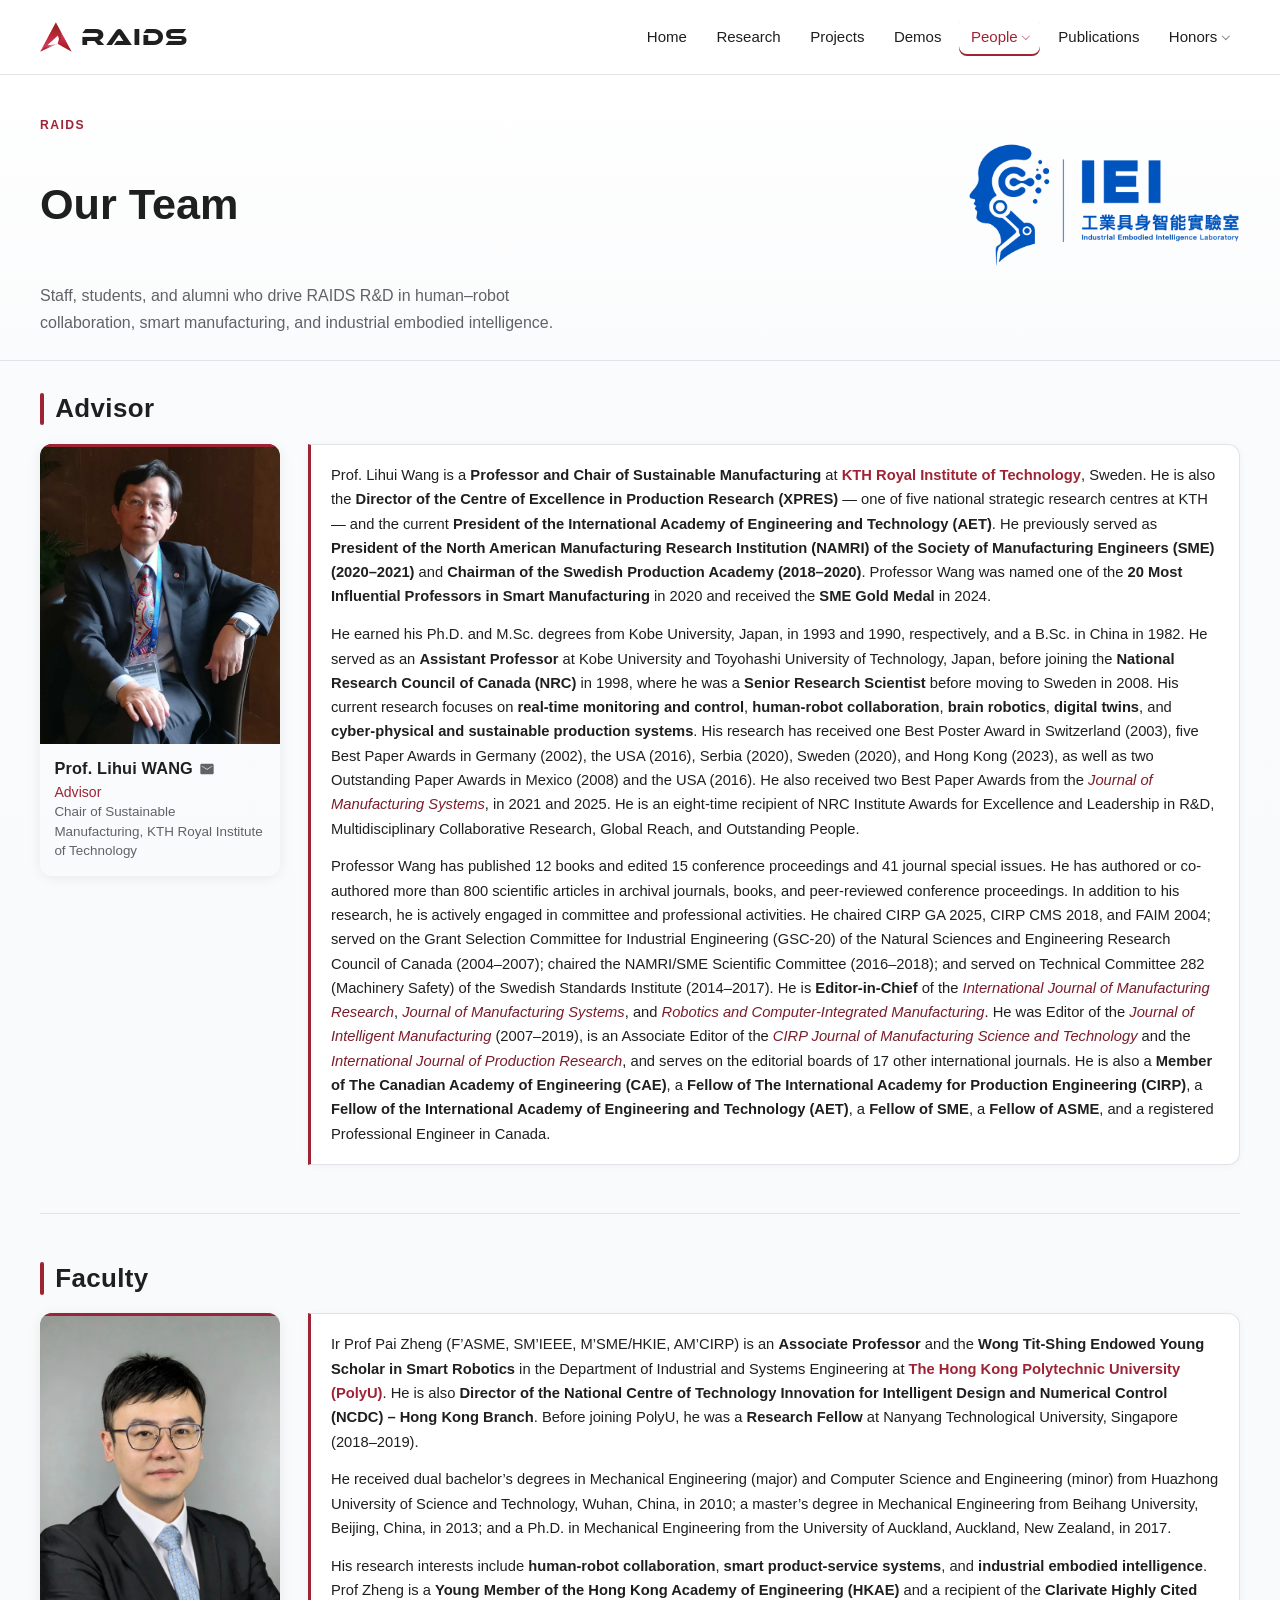
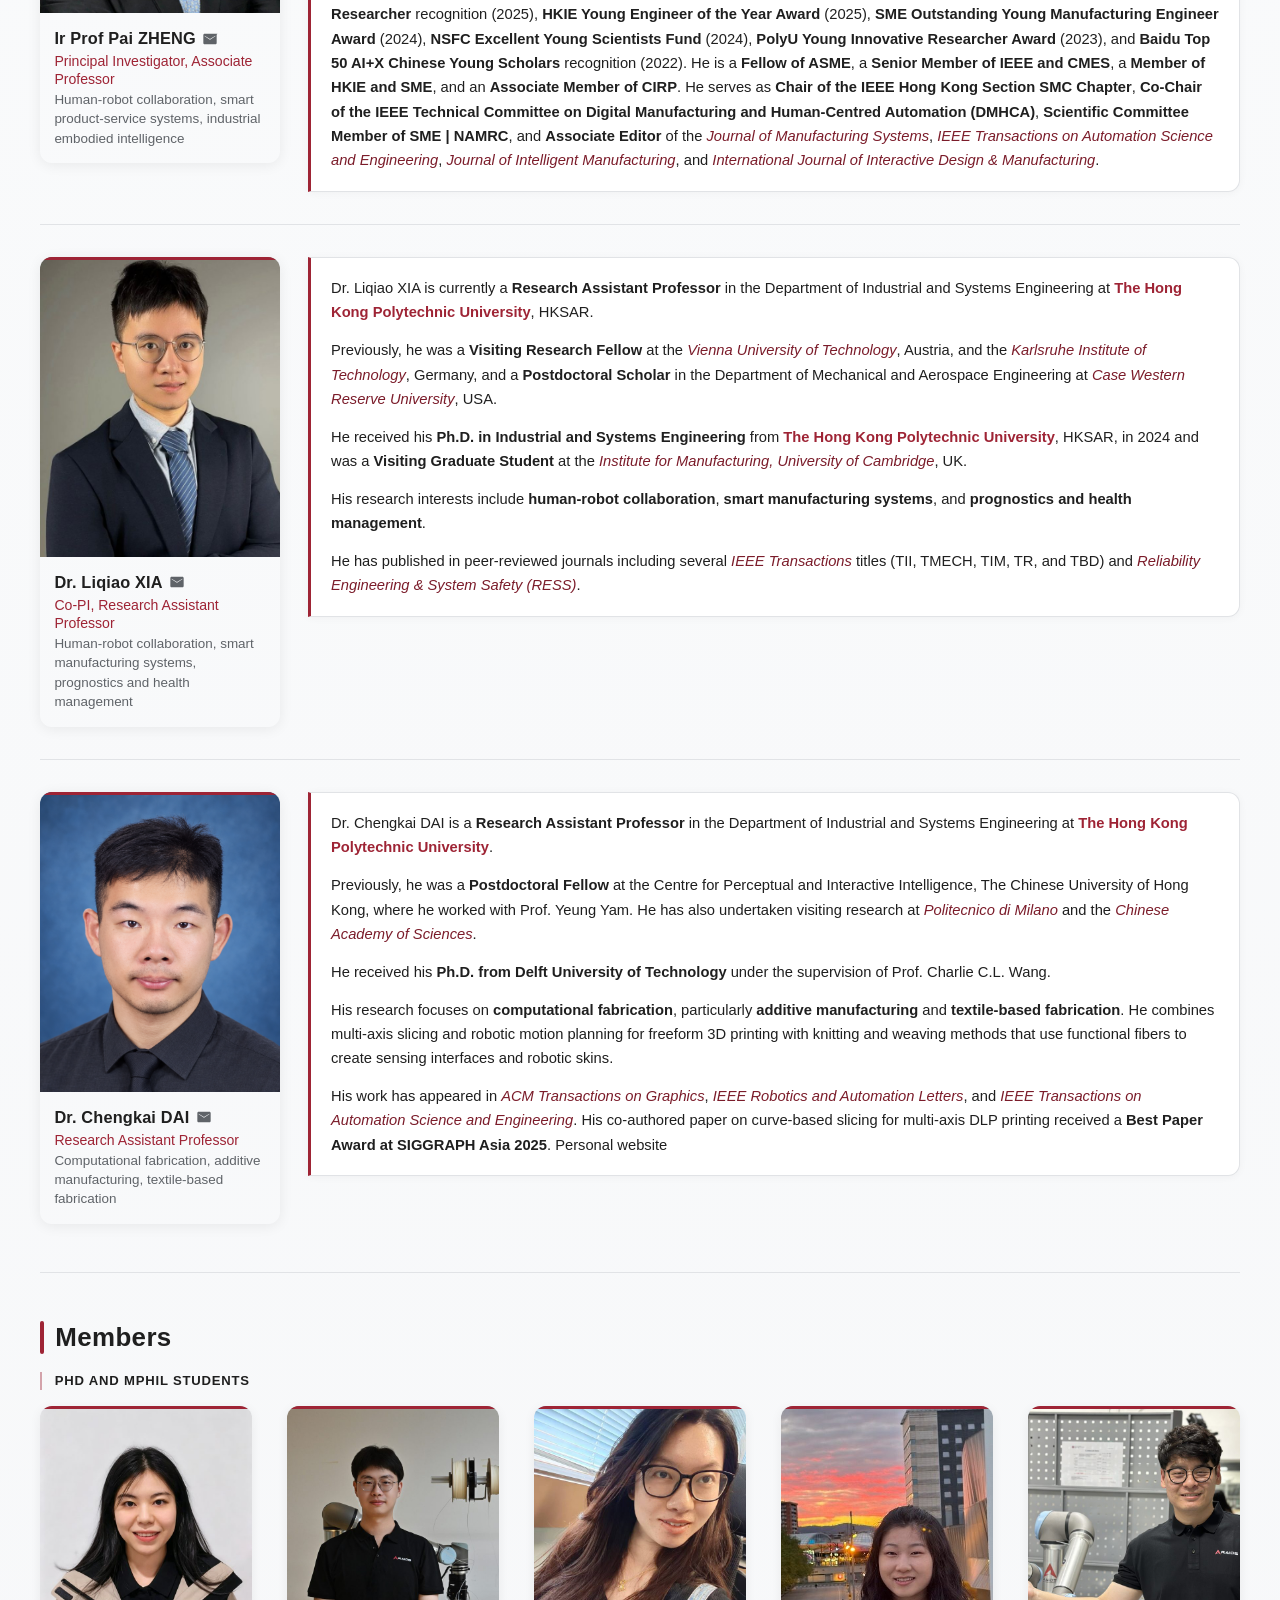
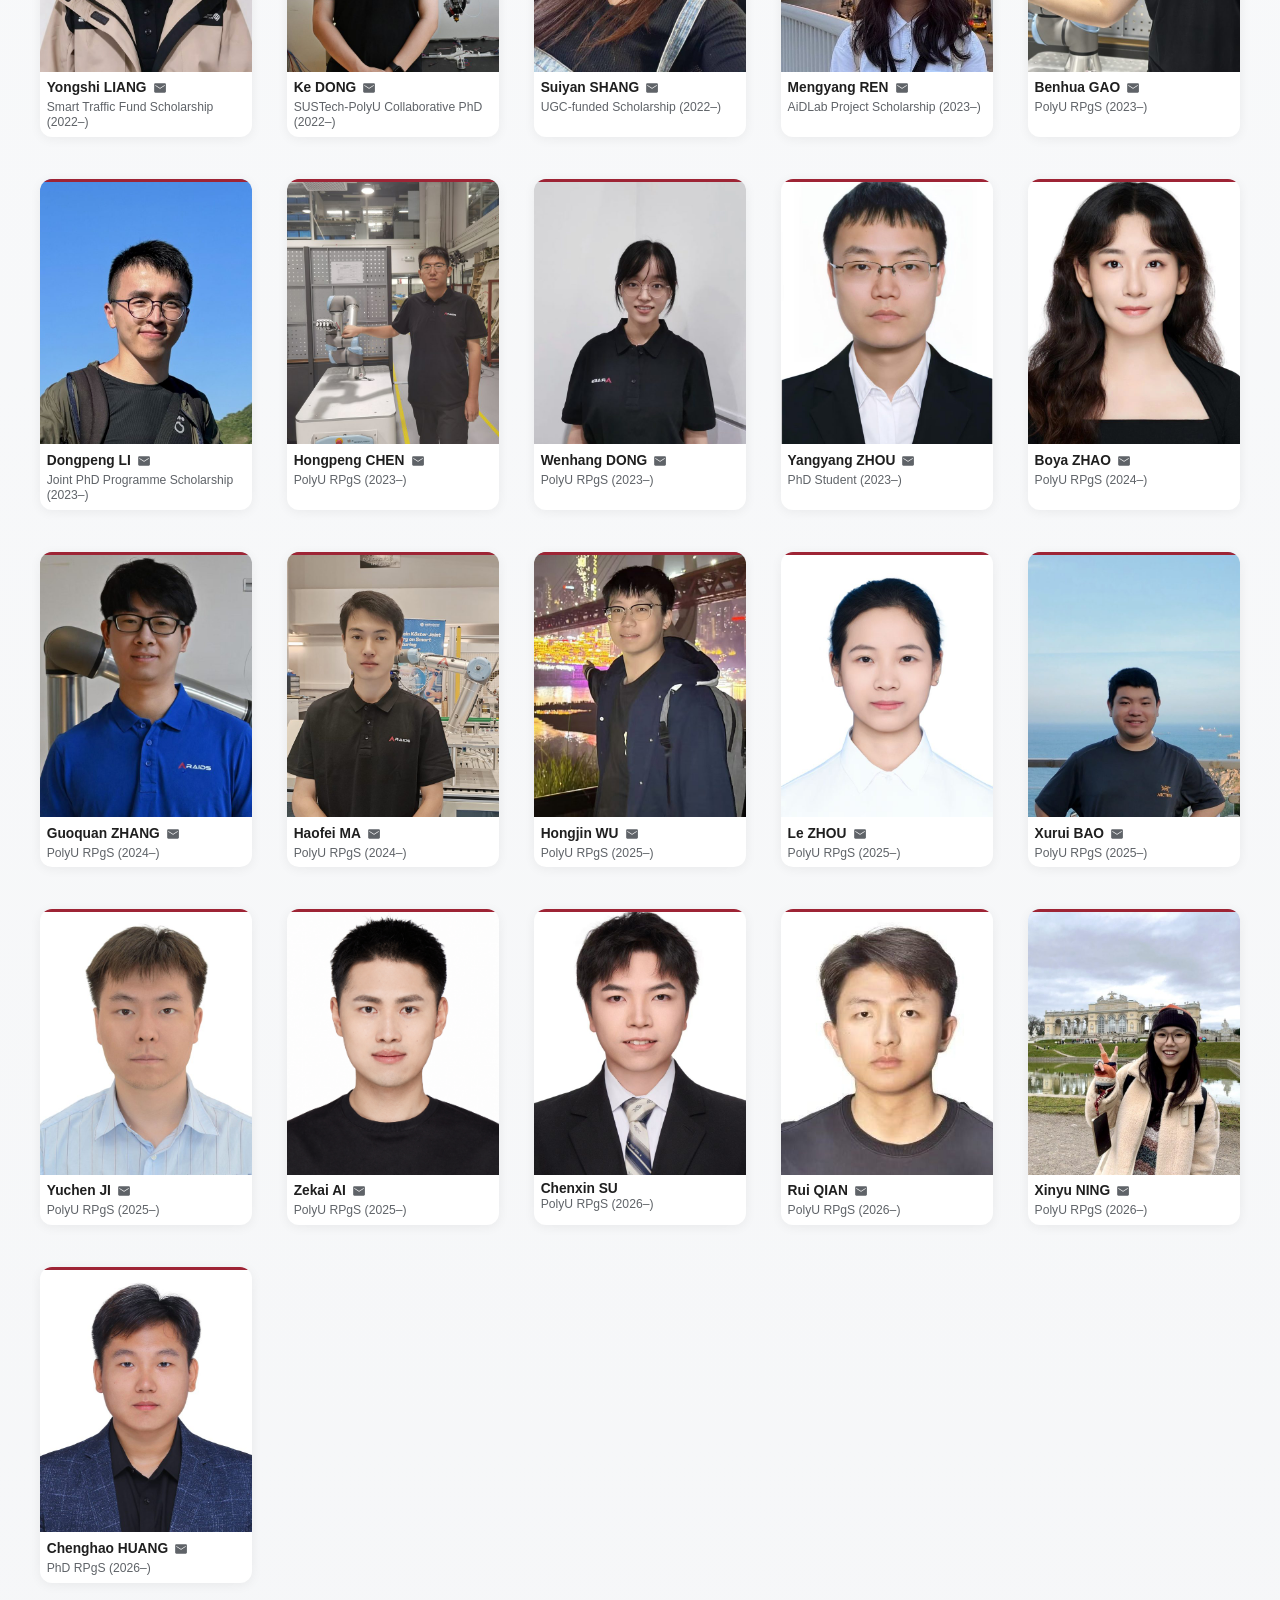
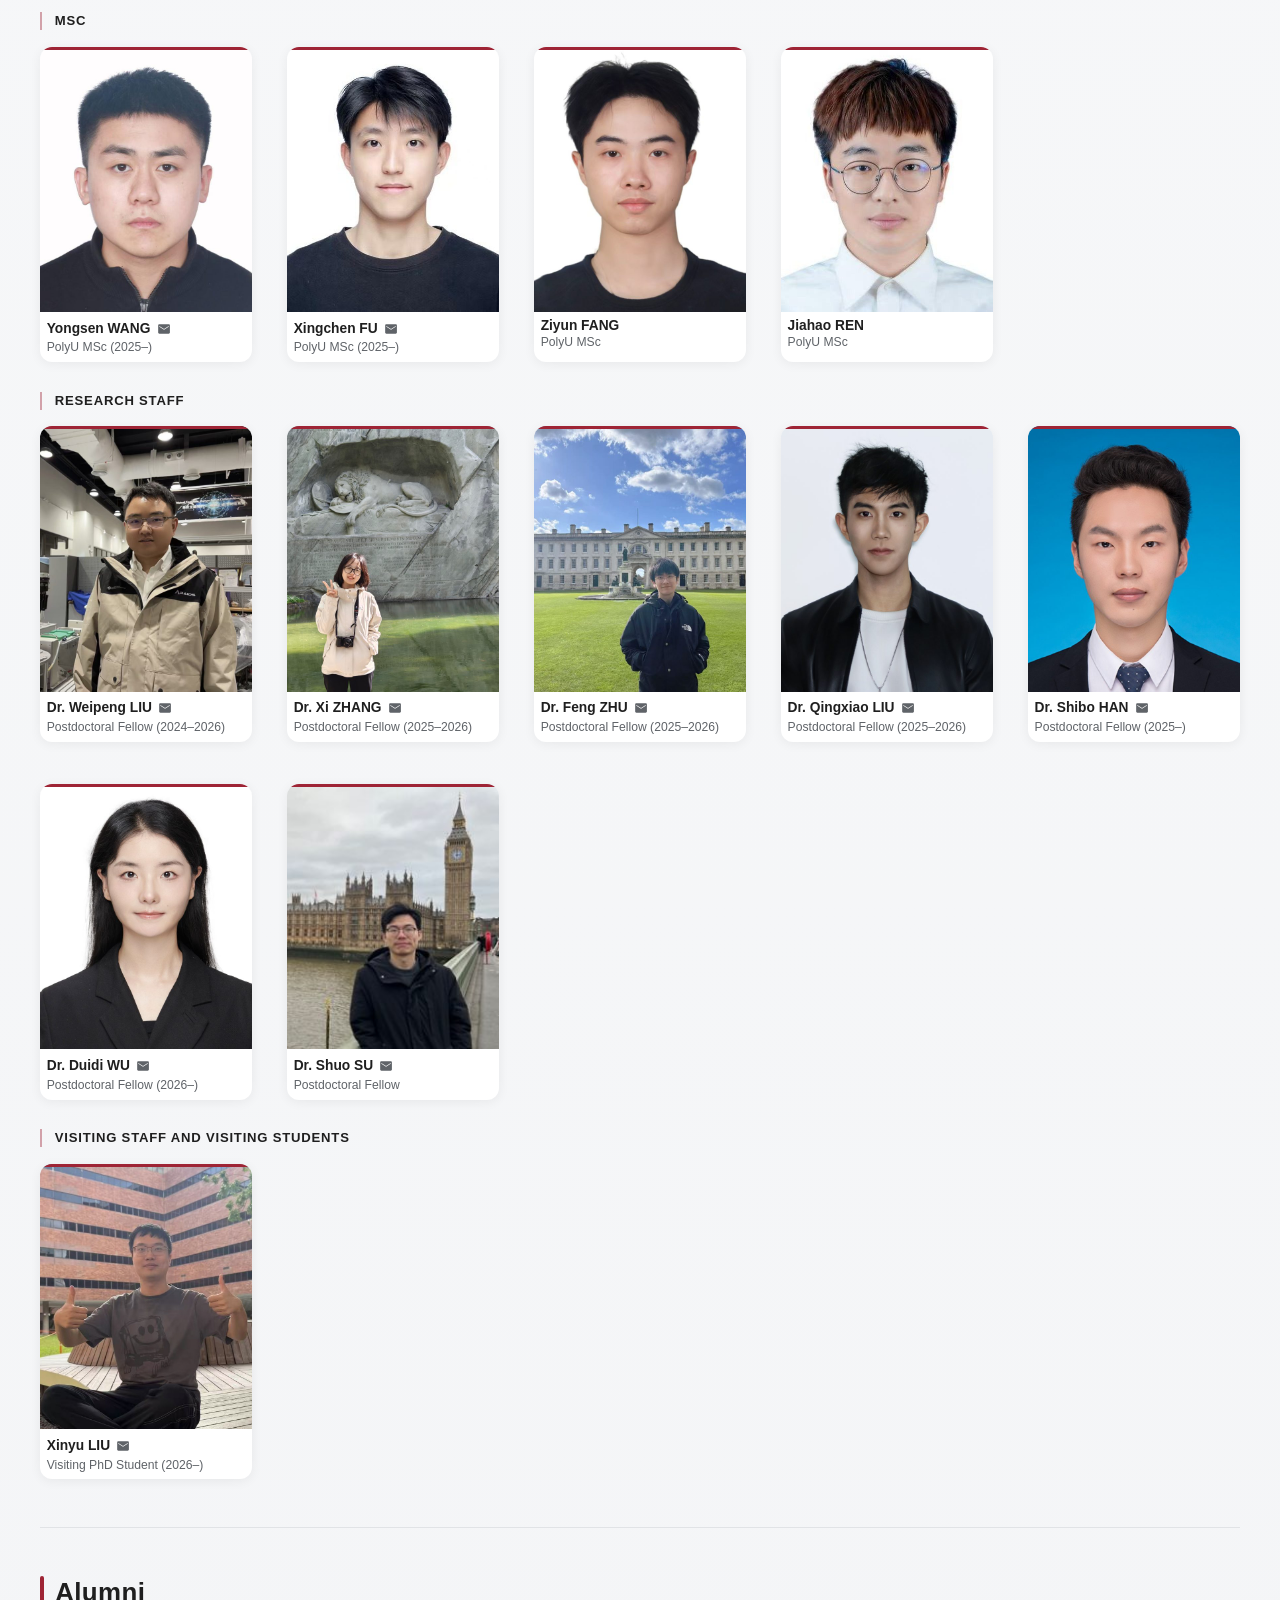
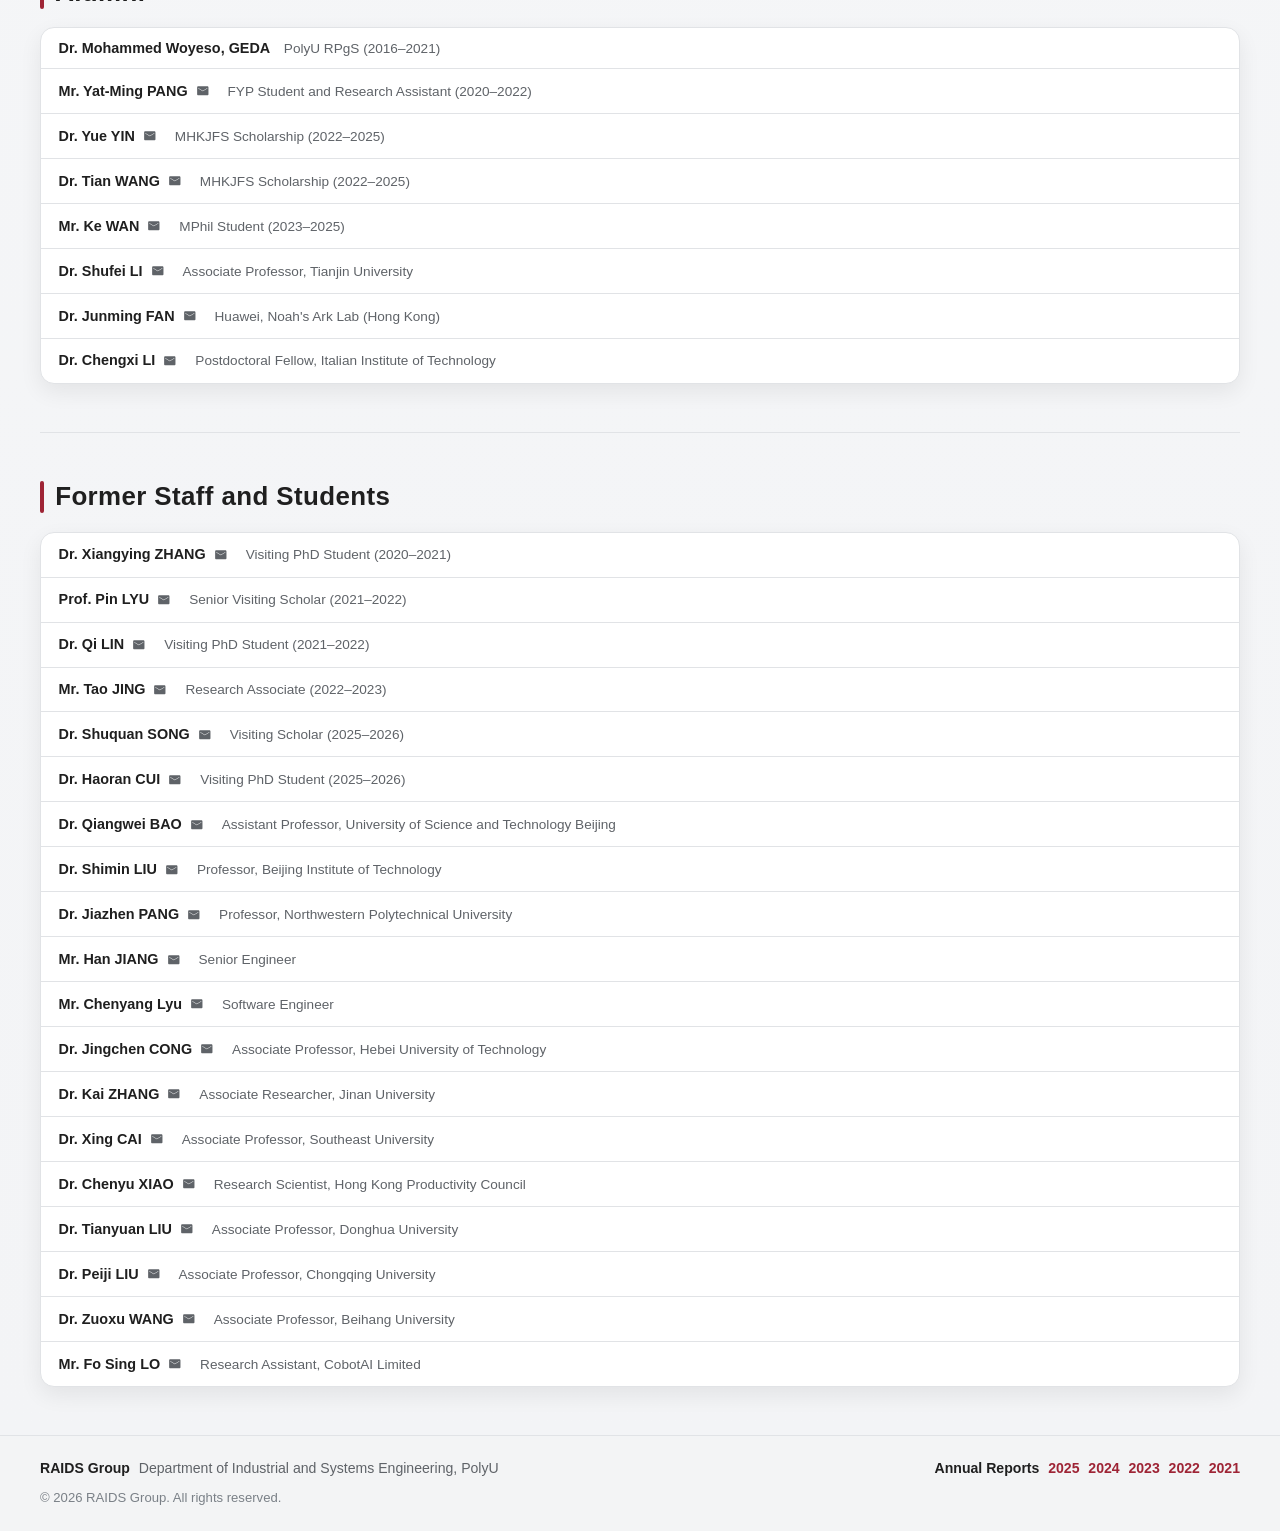
<file: people.html>
<!DOCTYPE html>
<html lang="en">
<head>
  <meta charset="UTF-8">
  <meta name="viewport" content="width=device-width, initial-scale=1.0">
  <meta name="description" content="RAIDS Group people — faculty, researchers, students, and alumni at PolyU.">
  <title>RAIDS | People</title>
  <link rel="icon" href="assets/icons/raids.png" type="image/png">
  <link rel="stylesheet" href="styles/main.css">
  <link rel="stylesheet" href="styles/pages/people.css">
</head>
<body class="people-page">
  <header class="site-header">
    <div class="wrap nav-wrap">
      <a class="brand" href="index.html" aria-label="RAIDS Home">
        <img class="brand-logo" src="assets/icons/raids.png" alt="" width="36" height="36">
        <span class="brand-mark">RAIDS</span>
      </a>
      <button class="nav-toggle" type="button" aria-expanded="false" aria-controls="site-nav" aria-label="Open menu">
        <span class="nav-toggle-bar" aria-hidden="true"></span>
        <span class="nav-toggle-bar" aria-hidden="true"></span>
        <span class="nav-toggle-bar" aria-hidden="true"></span>
      </button>
      <nav class="top-nav" id="site-nav" aria-label="Primary">
        <a href="index.html">Home</a>
        <a href="research.html">Research</a>
        <a href="project.html">Projects</a>
        <a href="demos.html">Demos</a>
        <div class="nav-dropdown is-active-group">
          <button type="button" class="nav-dropdown-toggle" aria-expanded="false" aria-controls="nav-people-submenu">People</button>
          <div class="nav-submenu" id="nav-people-submenu" role="group" aria-label="People">
            <a class="active" href="people.html">RAIDS</a>
            <a href="people-cobotai.html">CobotAI</a>
          </div>
        </div>
        <a href="publication.html">Publications</a>
        <div class="nav-dropdown">
          <button type="button" class="nav-dropdown-toggle" aria-expanded="false" aria-controls="nav-honors-submenu">Honors</button>
          <div class="nav-submenu" id="nav-honors-submenu" role="group" aria-label="Honors">
            <a href="honors.html">RAIDS</a>
            <a href="honors-cobotai.html">CobotAI</a>
          </div>
        </div>
      </nav>
    </div>
  </header>

  <main class="people-page">
    <section class="page-hero">
      <div class="wrap">
        <p class="eyebrow">RAIDS</p>
        <div class="people-hero-heading">
          <h1 class="page-title">Our Team</h1>
          <a
            class="people-hero-logo-link"
            href="https://www.polyu.edu.hk/ise/research/research-laboratories-and-facilities/industrial-embodied-intelligence-laboratory/"
            target="_blank"
            rel="noopener noreferrer"
            aria-label="Visit the Industrial Embodied Intelligence Laboratory website"
          >
            <img
              class="people-hero-logo"
              src="assets/icons/iei-logo-transparent.png"
              alt="Industrial Embodied Intelligence Laboratory"
              width="420"
              height="192"
              decoding="async"
            >
          </a>
        </div>
        <p class="section-lead">
          Staff, students, and alumni who drive RAIDS R&amp;D in human–robot
          collaboration, smart manufacturing, and industrial embodied intelligence.
        </p>
      </div>
    </section>

    <section class="section">
      <div class="wrap">
        <article class="people-block">
          <h2>Advisor</h2>
          <div class="faculty-list">
            <article class="faculty-profile">
              <div class="faculty-summary">
                <div class="profile-image">
                  <img src="assets/people/wang_lihui.jpg" alt="Prof. Lihui Wang portrait" loading="lazy" decoding="async">
                </div>
                <div class="profile-content">
                  <div class="profile-head">
                    <h3 class="profile-name">Prof. Lihui WANG</h3>
                    <a class="profile-email" href="mailto:lihuiw@kth.se" title="lihuiw@kth.se" aria-label="Email lihuiw@kth.se"><svg class="profile-email-icon" xmlns="http://www.w3.org/2000/svg" viewBox="0 0 24 24" aria-hidden="true"><path d="M20 4H4c-1.1 0-2 .9-2 2v12c0 1.1.9 2 2 2h16c1.1 0 2-.9 2-2V6c0-1.1-.9-2-2-2Zm0 4.01-8 5.01L4 8.01V6.99l8 5 8-5v1.02Z"/></svg><span class="visually-hidden">lihuiw@kth.se</span></a>
                  </div>
                  <p class="profile-role">Advisor</p>
                  <p class="profile-meta">Chair of Sustainable Manufacturing, KTH Royal Institute of Technology</p>
                </div>
              </div>
              <div class="faculty-detail">
                <div class="faculty-bio">
                  <p>Prof. Lihui Wang is a <strong>Professor and Chair of Sustainable Manufacturing</strong> at <span class="faculty-bio-accent">KTH Royal Institute of Technology</span>, Sweden. He is also the <strong>Director of the Centre of Excellence in Production Research (XPRES)</strong> &mdash; one of five national strategic research centres at KTH &mdash; and the current <strong>President of the International Academy of Engineering and Technology (AET)</strong>. He previously served as <strong>President of the North American Manufacturing Research Institution (NAMRI) of the Society of Manufacturing Engineers (SME) (2020&ndash;2021)</strong> and <strong>Chairman of the Swedish Production Academy (2018&ndash;2020)</strong>. Professor Wang was named one of the <strong>20 Most Influential Professors in Smart Manufacturing</strong> in 2020 and received the <strong>SME Gold Medal</strong> in 2024.</p>
                  <p>He earned his Ph.D. and M.Sc. degrees from Kobe University, Japan, in 1993 and 1990, respectively, and a B.Sc. in China in 1982. He served as an <strong>Assistant Professor</strong> at Kobe University and Toyohashi University of Technology, Japan, before joining the <strong>National Research Council of Canada (NRC)</strong> in 1998, where he was a <strong>Senior Research Scientist</strong> before moving to Sweden in 2008. His current research focuses on <strong>real-time monitoring and control</strong>, <strong>human-robot collaboration</strong>, <strong>brain robotics</strong>, <strong>digital twins</strong>, and <strong>cyber-physical and sustainable production systems</strong>. His research has received one Best Poster Award in Switzerland (2003), five Best Paper Awards in Germany (2002), the USA (2016), Serbia (2020), Sweden (2020), and Hong Kong (2023), as well as two Outstanding Paper Awards in Mexico (2008) and the USA (2016). He also received two Best Paper Awards from the <em>Journal of Manufacturing Systems</em>, in 2021 and 2025. He is an eight-time recipient of NRC Institute Awards for Excellence and Leadership in R&amp;D, Multidisciplinary Collaborative Research, Global Reach, and Outstanding People.</p>
                  <p>Professor Wang has published 12 books and edited 15 conference proceedings and 41 journal special issues. He has authored or co-authored more than 800 scientific articles in archival journals, books, and peer-reviewed conference proceedings. In addition to his research, he is actively engaged in committee and professional activities. He chaired CIRP GA 2025, CIRP CMS 2018, and FAIM 2004; served on the Grant Selection Committee for Industrial Engineering (GSC-20) of the Natural Sciences and Engineering Research Council of Canada (2004&ndash;2007); chaired the NAMRI/SME Scientific Committee (2016&ndash;2018); and served on Technical Committee 282 (Machinery Safety) of the Swedish Standards Institute (2014&ndash;2017). He is <strong>Editor-in-Chief</strong> of the <em>International Journal of Manufacturing Research</em>, <em>Journal of Manufacturing Systems</em>, and <em>Robotics and Computer-Integrated Manufacturing</em>. He was Editor of the <em>Journal of Intelligent Manufacturing</em> (2007&ndash;2019), is an Associate Editor of the <em>CIRP Journal of Manufacturing Science and Technology</em> and the <em>International Journal of Production Research</em>, and serves on the editorial boards of 17 other international journals. He is also a <strong>Member of The Canadian Academy of Engineering (CAE)</strong>, a <strong>Fellow of The International Academy for Production Engineering (CIRP)</strong>, a <strong>Fellow of the International Academy of Engineering and Technology (AET)</strong>, a <strong>Fellow of SME</strong>, a <strong>Fellow of ASME</strong>, and a registered Professional Engineer in Canada.</p>
                </div>
              </div>
            </article>
          </div>
        </article>

        <article class="people-block">
          <h2>Faculty</h2>
          <div class="faculty-list">
            <article class="faculty-profile">
              <div class="faculty-summary">
                <div class="profile-image">
                  <img src="assets/people/zheng_pai.jpg" alt="Ir Prof Pai Zheng portrait" loading="lazy" decoding="async">
                </div>
                <div class="profile-content">
                  <div class="profile-head"><h3 class="profile-name">Ir Prof Pai ZHENG</h3><a class="profile-email" href="mailto:pai.zheng@polyu.edu.hk" title="pai.zheng@polyu.edu.hk" aria-label="Email pai.zheng@polyu.edu.hk"><svg class="profile-email-icon" xmlns="http://www.w3.org/2000/svg" viewBox="0 0 24 24" aria-hidden="true"><path d="M20 4H4c-1.1 0-2 .9-2 2v12c0 1.1.9 2 2 2h16c1.1 0 2-.9 2-2V6c0-1.1.9-2 2-2Zm0 4.01-8 5.01L4 8.01V6.99l8 5 8-5v1.02Z"/></svg><span class="visually-hidden">pai.zheng@polyu.edu.hk</span></a></div>
                  <p class="profile-role">Principal Investigator, Associate Professor</p>
                  <p class="profile-meta">Human-robot collaboration, smart product-service systems, industrial embodied intelligence</p>
                </div>
              </div>
              <div class="faculty-detail">
                <div class="faculty-bio">
                  <p>Ir Prof Pai Zheng (F&rsquo;ASME, SM&rsquo;IEEE, M&rsquo;SME/HKIE, AM&rsquo;CIRP) is an <strong>Associate Professor</strong> and the <strong>Wong Tit-Shing Endowed Young Scholar in Smart Robotics</strong> in the Department of Industrial and Systems Engineering at <span class="faculty-bio-accent">The Hong Kong Polytechnic University (PolyU)</span>. He is also <strong>Director of the National Centre of Technology Innovation for Intelligent Design and Numerical Control (NCDC) &ndash; Hong Kong Branch</strong>. Before joining PolyU, he was a <strong>Research Fellow</strong> at Nanyang Technological University, Singapore (2018&ndash;2019).</p>
                  <p>He received dual bachelor&rsquo;s degrees in Mechanical Engineering (major) and Computer Science and Engineering (minor) from Huazhong University of Science and Technology, Wuhan, China, in 2010; a master&rsquo;s degree in Mechanical Engineering from Beihang University, Beijing, China, in 2013; and a Ph.D. in Mechanical Engineering from the University of Auckland, Auckland, New Zealand, in 2017.</p>
                  <p>His research interests include <strong>human-robot collaboration</strong>, <strong>smart product-service systems</strong>, and <strong>industrial embodied intelligence</strong>. Prof Zheng is a <strong>Young Member of the Hong Kong Academy of Engineering (HKAE)</strong> and a recipient of the <strong>Clarivate Highly Cited Researcher</strong> recognition (2025), <strong>HKIE Young Engineer of the Year Award</strong> (2025), <strong>SME Outstanding Young Manufacturing Engineer Award</strong> (2024), <strong>NSFC Excellent Young Scientists Fund</strong> (2024), <strong>PolyU Young Innovative Researcher Award</strong> (2023), and <strong>Baidu Top 50 AI+X Chinese Young Scholars</strong> recognition (2022). He is a <strong>Fellow of ASME</strong>, a <strong>Senior Member of IEEE and CMES</strong>, a <strong>Member of HKIE and SME</strong>, and an <strong>Associate Member of CIRP</strong>. He serves as <strong>Chair of the IEEE Hong Kong Section SMC Chapter</strong>, <strong>Co-Chair of the IEEE Technical Committee on Digital Manufacturing and Human-Centred Automation (DMHCA)</strong>, <strong>Scientific Committee Member of SME | NAMRC</strong>, and <strong>Associate Editor</strong> of the <em>Journal of Manufacturing Systems</em>, <em>IEEE Transactions on Automation Science and Engineering</em>, <em>Journal of Intelligent Manufacturing</em>, and <em>International Journal of Interactive Design &amp; Manufacturing</em>.</p>
                </div>
              </div>
            </article>
            <article class="faculty-profile">
              <div class="faculty-summary">
                <div class="profile-image">
                  <img src="assets/people/xia_liqiao.jpg" alt="Dr Liqiao Xia portrait" loading="lazy" decoding="async">
                </div>
                <div class="profile-content">
                  <div class="profile-head"><h3 class="profile-name">Dr. Liqiao XIA</h3><a class="profile-email" href="mailto:li-qiao.xia@polyu.edu.hk" title="li-qiao.xia@polyu.edu.hk" aria-label="Email li-qiao.xia@polyu.edu.hk"><svg class="profile-email-icon" xmlns="http://www.w3.org/2000/svg" viewBox="0 0 24 24" aria-hidden="true"><path d="M20 4H4c-1.1 0-2 .9-2 2v12c0 1.1.9 2 2 2h16c1.1 0 2-.9 2-2V6c0-1.1-.9-2-2-2Zm0 4.01-8 5.01L4 8.01V6.99l8 5 8-5v1.02Z"/></svg><span class="visually-hidden">li-qiao.xia@polyu.edu.hk</span></a></div>
                  <p class="profile-role">Co-PI, Research Assistant Professor</p>
                  <p class="profile-meta">Human-robot collaboration, smart manufacturing systems, prognostics and health management</p>
                </div>
              </div>
              <div class="faculty-detail">
                <div class="faculty-bio">
                  <p>Dr. Liqiao XIA is currently a <strong>Research Assistant Professor</strong> in the Department of Industrial and Systems Engineering at <span class="faculty-bio-accent">The Hong Kong Polytechnic University</span>, HKSAR.</p>
                  <p>Previously, he was a <strong>Visiting Research Fellow</strong> at the <em>Vienna University of Technology</em>, Austria, and the <em>Karlsruhe Institute of Technology</em>, Germany, and a <strong>Postdoctoral Scholar</strong> in the Department of Mechanical and Aerospace Engineering at <em>Case Western Reserve University</em>, USA.</p>
                  <p>He received his <strong>Ph.D. in Industrial and Systems Engineering</strong> from <span class="faculty-bio-accent">The Hong Kong Polytechnic University</span>, HKSAR, in 2024 and was a <strong>Visiting Graduate Student</strong> at the <em>Institute for Manufacturing, University of Cambridge</em>, UK.</p>
                  <p>His research interests include <strong>human-robot collaboration</strong>, <strong>smart manufacturing systems</strong>, and <strong>prognostics and health management</strong>.</p>
                  <p>He has published in peer-reviewed journals including several <em>IEEE Transactions</em> titles (TII, TMECH, TIM, TR, and TBD) and <em>Reliability Engineering &amp; System Safety (RESS)</em>.</p>
                </div>
              </div>
            </article>
            <article class="faculty-profile">
              <div class="faculty-summary">
                <div class="profile-image">
                  <img src="assets/people/dai_chengkai.png" alt="Dr. Chengkai Dai portrait" loading="lazy" decoding="async">
                </div>
                <div class="profile-content">
                  <div class="profile-head"><h3 class="profile-name">Dr. Chengkai DAI</h3><a class="profile-email" href="mailto:chengkai.dai@polyu.edu.hk" title="chengkai.dai@polyu.edu.hk" aria-label="Email chengkai.dai@polyu.edu.hk"><svg class="profile-email-icon" xmlns="http://www.w3.org/2000/svg" viewBox="0 0 24 24" aria-hidden="true"><path d="M20 4H4c-1.1 0-2 .9-2 2v12c0 1.1.9 2 2 2h16c1.1 0 2-.9 2-2V6c0-1.1-.9-2-2-2Zm0 4.01-8 5.01L4 8.01V6.99l8 5 8-5v1.02Z"/></svg><span class="visually-hidden">chengkai.dai@polyu.edu.hk</span></a></div>
                  <p class="profile-role">Research Assistant Professor</p>
                  <p class="profile-meta">Computational fabrication, additive manufacturing, textile-based fabrication</p>
                </div>
              </div>
              <div class="faculty-detail">
                <div class="faculty-bio">
                  <p>Dr. Chengkai DAI is a <strong>Research Assistant Professor</strong> in the Department of Industrial and Systems Engineering at <span class="faculty-bio-accent">The Hong Kong Polytechnic University</span>.</p>
                  <p>Previously, he was a <strong>Postdoctoral Fellow</strong> at the Centre for Perceptual and Interactive Intelligence, The Chinese University of Hong Kong, where he worked with Prof. Yeung Yam. He has also undertaken visiting research at <em>Politecnico di Milano</em> and the <em>Chinese Academy of Sciences</em>.</p>
                  <p>He received his <strong>Ph.D. from Delft University of Technology</strong> under the supervision of Prof. Charlie C.L. Wang.</p>
                  <p>His research focuses on <strong>computational fabrication</strong>, particularly <strong>additive manufacturing</strong> and <strong>textile-based fabrication</strong>. He combines multi-axis slicing and robotic motion planning for freeform 3D printing with knitting and weaving methods that use functional fibers to create sensing interfaces and robotic skins.</p>
                  <p>His work has appeared in <em>ACM Transactions on Graphics</em>, <em>IEEE Robotics and Automation Letters</em>, and <em>IEEE Transactions on Automation Science and Engineering</em>. His co-authored paper on curve-based slicing for multi-axis DLP printing received a <strong>Best Paper Award at SIGGRAPH Asia 2025</strong>. <a href="https://chengkai-dai.github.io/" target="_blank" rel="noopener noreferrer">Personal website</a></p>
                </div>
              </div>
            </article>
          </div>
        </article>

        <article class="people-block">
          <h2>Members</h2>

          <h3 class="people-subtitle">PhD and MPhil Students</h3>
          <div class="profile-grid">
            <article class="profile-card"><div class="profile-image"><img src="assets/people/liang_yongshi.jpg" alt="Yongshi Liang portrait" loading="lazy" decoding="async"></div><div class="profile-content"><div class="profile-head"><h4 class="profile-name">Yongshi LIANG</h4><a class="profile-email" href="mailto:yongshi.liang@polyu.edu.hk" title="yongshi.liang@polyu.edu.hk" aria-label="Email yongshi.liang@polyu.edu.hk"><svg class="profile-email-icon" xmlns="http://www.w3.org/2000/svg" viewBox="0 0 24 24" aria-hidden="true"><path d="M20 4H4c-1.1 0-2 .9-2 2v12c0 1.1.9 2 2 2h16c1.1 0 2-.9 2-2V6c0-1.1-.9-2-2-2Zm0 4.01-8 5.01L4 8.01V6.99l8 5 8-5v1.02Z"/></svg><span class="visually-hidden">yongshi.liang@polyu.edu.hk</span></a></div><p class="profile-role">Smart Traffic Fund Scholarship (2022&ndash;)</p></div></article>
            <article class="profile-card"><div class="profile-image"><img src="assets/people/dong_ke.jpg" alt="Ke Dong portrait" loading="lazy" decoding="async"></div><div class="profile-content"><div class="profile-head"><h4 class="profile-name">Ke DONG</h4><a class="profile-email" href="mailto:kerwin.dong@connect.polyu.hk" title="kerwin.dong@connect.polyu.hk" aria-label="Email kerwin.dong@connect.polyu.hk"><svg class="profile-email-icon" xmlns="http://www.w3.org/2000/svg" viewBox="0 0 24 24" aria-hidden="true"><path d="M20 4H4c-1.1 0-2 .9-2 2v12c0 1.1.9 2 2 2h16c1.1 0 2-.9 2-2V6c0-1.1-.9-2-2-2Zm0 4.01-8 5.01L4 8.01V6.99l8 5 8-5v1.02Z"/></svg><span class="visually-hidden">kerwin.dong@connect.polyu.hk</span></a></div><p class="profile-role">SUSTech-PolyU Collaborative PhD (2022&ndash;)</p></div></article>
            <article class="profile-card"><div class="profile-image"><img src="assets/people/shang_suiyan.jpg" alt="Suiyan Shang portrait" loading="lazy" decoding="async"></div><div class="profile-content"><div class="profile-head"><h4 class="profile-name">Suiyan SHANG</h4><a class="profile-email" href="mailto:21122594r@connect.polyu.hk" title="21122594r@connect.polyu.hk" aria-label="Email 21122594r@connect.polyu.hk"><svg class="profile-email-icon" xmlns="http://www.w3.org/2000/svg" viewBox="0 0 24 24" aria-hidden="true"><path d="M20 4H4c-1.1 0-2 .9-2 2v12c0 1.1.9 2 2 2h16c1.1 0 2-.9 2-2V6c0-1.1-.9-2-2-2Zm0 4.01-8 5.01L4 8.01V6.99l8 5 8-5v1.02Z"/></svg><span class="visually-hidden">21122594r@connect.polyu.hk</span></a></div><p class="profile-role">UGC-funded Scholarship (2022&ndash;)</p></div></article>
            <article class="profile-card"><div class="profile-image"><img src="assets/people/ren_mengyang.jpg" alt="Mengyang Ren portrait" loading="lazy" decoding="async"></div><div class="profile-content"><div class="profile-head"><h4 class="profile-name">Mengyang REN</h4><a class="profile-email" href="mailto:mengyang.ren@connect.polyu.hk" title="mengyang.ren@connect.polyu.hk" aria-label="Email mengyang.ren@connect.polyu.hk"><svg class="profile-email-icon" xmlns="http://www.w3.org/2000/svg" viewBox="0 0 24 24" aria-hidden="true"><path d="M20 4H4c-1.1 0-2 .9-2 2v12c0 1.1.9 2 2 2h16c1.1 0 2-.9 2-2V6c0-1.1-.9-2-2-2Zm0 4.01-8 5.01L4 8.01V6.99l8 5 8-5v1.02Z"/></svg><span class="visually-hidden">mengyang.ren@connect.polyu.hk</span></a></div><p class="profile-role">AiDLab Project Scholarship (2023&ndash;)</p></div></article>
            <article class="profile-card"><div class="profile-image"><img src="assets/people/gao_benhua.jpg" alt="Benhua Gao portrait" loading="lazy" decoding="async"></div><div class="profile-content"><div class="profile-head"><h4 class="profile-name">Benhua GAO</h4><a class="profile-email" href="mailto:benhua.gao@connect.polyu.hk" title="benhua.gao@connect.polyu.hk" aria-label="Email benhua.gao@connect.polyu.hk"><svg class="profile-email-icon" xmlns="http://www.w3.org/2000/svg" viewBox="0 0 24 24" aria-hidden="true"><path d="M20 4H4c-1.1 0-2 .9-2 2v12c0 1.1.9 2 2 2h16c1.1 0 2-.9 2-2V6c0-1.1-.9-2-2-2Zm0 4.01-8 5.01L4 8.01V6.99l8 5 8-5v1.02Z"/></svg><span class="visually-hidden">benhua.gao@connect.polyu.hk</span></a></div><p class="profile-role">PolyU RPgS (2023&ndash;)</p></div></article>
            <article class="profile-card"><div class="profile-image"><img src="assets/people/li_dongpeng.jpg" alt="Dongpeng Li portrait" loading="lazy" decoding="async"></div><div class="profile-content"><div class="profile-head"><h4 class="profile-name">Dongpeng LI</h4><a class="profile-email" href="mailto:dongpeng.li@connect.polyu.hk" title="dongpeng.li@connect.polyu.hk" aria-label="Email dongpeng.li@connect.polyu.hk"><svg class="profile-email-icon" xmlns="http://www.w3.org/2000/svg" viewBox="0 0 24 24" aria-hidden="true"><path d="M20 4H4c-1.1 0-2 .9-2 2v12c0 1.1.9 2 2 2h16c1.1 0 2-.9 2-2V6c0-1.1-.9-2-2-2Zm0 4.01-8 5.01L4 8.01V6.99l8 5 8-5v1.02Z"/></svg><span class="visually-hidden">dongpeng.li@connect.polyu.hk</span></a></div><p class="profile-role">Joint PhD Programme Scholarship (2023&ndash;)</p></div></article>
            <article class="profile-card"><div class="profile-image"><img src="assets/people/chen_hongpeng.jpg" alt="Hongpeng Chen portrait" loading="lazy" decoding="async"></div><div class="profile-content"><div class="profile-head"><h4 class="profile-name">Hongpeng CHEN</h4><a class="profile-email" href="mailto:holychp.chen@connect.polyu.hk" title="holychp.chen@connect.polyu.hk" aria-label="Email holychp.chen@connect.polyu.hk"><svg class="profile-email-icon" xmlns="http://www.w3.org/2000/svg" viewBox="0 0 24 24" aria-hidden="true"><path d="M20 4H4c-1.1 0-2 .9-2 2v12c0 1.1.9 2 2 2h16c1.1 0 2-.9 2-2V6c0-1.1-.9-2-2-2Zm0 4.01-8 5.01L4 8.01V6.99l8 5 8-5v1.02Z"/></svg><span class="visually-hidden">holychp.chen@connect.polyu.hk</span></a></div><p class="profile-role">PolyU RPgS (2023&ndash;)</p></div></article>
            <article class="profile-card"><div class="profile-image"><img src="assets/people/dong_wenhang.jpg" alt="Wenhang Dong portrait" loading="lazy" decoding="async"></div><div class="profile-content"><div class="profile-head"><h4 class="profile-name">Wenhang DONG</h4><a class="profile-email" href="mailto:wenhang.dong@connect.polyu.hk" title="wenhang.dong@connect.polyu.hk" aria-label="Email wenhang.dong@connect.polyu.hk"><svg class="profile-email-icon" xmlns="http://www.w3.org/2000/svg" viewBox="0 0 24 24" aria-hidden="true"><path d="M20 4H4c-1.1 0-2 .9-2 2v12c0 1.1.9 2 2 2h16c1.1 0 2-.9 2-2V6c0-1.1-.9-2-2-2Zm0 4.01-8 5.01L4 8.01V6.99l8 5 8-5v1.02Z"/></svg><span class="visually-hidden">wenhang.dong@connect.polyu.hk</span></a></div><p class="profile-role">PolyU RPgS (2023&ndash;)</p></div></article>
            <article class="profile-card"><div class="profile-image"><img src="assets/people/zhou_yangyang.jpg" alt="Yangyang Zhou portrait" loading="lazy" decoding="async"></div><div class="profile-content"><div class="profile-head"><h4 class="profile-name">Yangyang ZHOU</h4><a class="profile-email" href="mailto:yangyang00649441.zhou@connect.polyu.hk" title="yangyang00649441.zhou@connect.polyu.hk" aria-label="Email yangyang00649441.zhou@connect.polyu.hk"><svg class="profile-email-icon" xmlns="http://www.w3.org/2000/svg" viewBox="0 0 24 24" aria-hidden="true"><path d="M20 4H4c-1.1 0-2 .9-2 2v12c0 1.1.9 2 2 2h16c1.1 0 2-.9 2-2V6c0-1.1-.9-2-2-2Zm0 4.01-8 5.01L4 8.01V6.99l8 5 8-5v1.02Z"/></svg><span class="visually-hidden">yangyang00649441.zhou@connect.polyu.hk</span></a></div><p class="profile-role">PhD Student (2023&ndash;)</p></div></article>
            <article class="profile-card"><div class="profile-image"><img src="assets/people/zhao_boya.jpg" alt="Boya Zhao portrait" loading="lazy" decoding="async"></div><div class="profile-content"><div class="profile-head"><h4 class="profile-name">Boya ZHAO</h4><a class="profile-email" href="mailto:boya.zhao@connect.polyu.hk" title="boya.zhao@connect.polyu.hk" aria-label="Email boya.zhao@connect.polyu.hk"><svg class="profile-email-icon" xmlns="http://www.w3.org/2000/svg" viewBox="0 0 24 24" aria-hidden="true"><path d="M20 4H4c-1.1 0-2 .9-2 2v12c0 1.1.9 2 2 2h16c1.1 0 2-.9 2-2V6c0-1.1-.9-2-2-2Zm0 4.01-8 5.01L4 8.01V6.99l8 5 8-5v1.02Z"/></svg><span class="visually-hidden">boya.zhao@connect.polyu.hk</span></a></div><p class="profile-role">PolyU RPgS (2024&ndash;)</p></div></article>
            <article class="profile-card"><div class="profile-image"><img src="assets/people/zhang_guoquan.jpg" alt="Guoquan Zhang portrait" loading="lazy" decoding="async"></div><div class="profile-content"><div class="profile-head"><h4 class="profile-name">Guoquan ZHANG</h4><a class="profile-email" href="mailto:guoquan.zhang@connect.polyu.hk" title="guoquan.zhang@connect.polyu.hk" aria-label="Email guoquan.zhang@connect.polyu.hk"><svg class="profile-email-icon" xmlns="http://www.w3.org/2000/svg" viewBox="0 0 24 24" aria-hidden="true"><path d="M20 4H4c-1.1 0-2 .9-2 2v12c0 1.1.9 2 2 2h16c1.1 0 2-.9 2-2V6c0-1.1-.9-2-2-2Zm0 4.01-8 5.01L4 8.01V6.99l8 5 8-5v1.02Z"/></svg><span class="visually-hidden">guoquan.zhang@connect.polyu.hk</span></a></div><p class="profile-role">PolyU RPgS (2024&ndash;)</p></div></article>
            <article class="profile-card"><div class="profile-image"><img src="assets/people/ma_haofei.jpg" alt="Haofei Ma portrait" loading="lazy" decoding="async"></div><div class="profile-content"><div class="profile-head"><h4 class="profile-name">Haofei MA</h4><a class="profile-email" href="mailto:haofei.ma@connect.polyu.hk" title="haofei.ma@connect.polyu.hk" aria-label="Email haofei.ma@connect.polyu.hk"><svg class="profile-email-icon" xmlns="http://www.w3.org/2000/svg" viewBox="0 0 24 24" aria-hidden="true"><path d="M20 4H4c-1.1 0-2 .9-2 2v12c0 1.1.9 2 2 2h16c1.1 0 2-.9 2-2V6c0-1.1-.9-2-2-2Zm0 4.01-8 5.01L4 8.01V6.99l8 5 8-5v1.02Z"/></svg><span class="visually-hidden">haofei.ma@connect.polyu.hk</span></a></div><p class="profile-role">PolyU RPgS (2024&ndash;)</p></div></article>
            <article class="profile-card"><div class="profile-image"><img src="assets/people/wu_hongjin.jpg" alt="Hongjin Wu portrait" loading="lazy" decoding="async"></div><div class="profile-content"><div class="profile-head"><h4 class="profile-name">Hongjin WU</h4><a class="profile-email" href="mailto:hongjin.wu@connect.polyu.hk" title="hongjin.wu@connect.polyu.hk" aria-label="Email hongjin.wu@connect.polyu.hk"><svg class="profile-email-icon" xmlns="http://www.w3.org/2000/svg" viewBox="0 0 24 24" aria-hidden="true"><path d="M20 4H4c-1.1 0-2 .9-2 2v12c0 1.1.9 2 2 2h16c1.1 0 2-.9 2-2V6c0-1.1-.9-2-2-2Zm0 4.01-8 5.01L4 8.01V6.99l8 5 8-5v1.02Z"/></svg><span class="visually-hidden">hongjin.wu@connect.polyu.hk</span></a></div><p class="profile-role">PolyU RPgS (2025&ndash;)</p></div></article>
            <article class="profile-card"><div class="profile-image"><img src="assets/people/zhou_le.jpg" alt="Le Zhou portrait" loading="lazy" decoding="async"></div><div class="profile-content"><div class="profile-head"><h4 class="profile-name">Le ZHOU</h4><a class="profile-email" href="mailto:1121942834@qq.com" title="1121942834@qq.com" aria-label="Email 1121942834@qq.com"><svg class="profile-email-icon" xmlns="http://www.w3.org/2000/svg" viewBox="0 0 24 24" aria-hidden="true"><path d="M20 4H4c-1.1 0-2 .9-2 2v12c0 1.1.9 2 2 2h16c1.1 0 2-.9 2-2V6c0-1.1-.9-2-2-2Zm0 4.01-8 5.01L4 8.01V6.99l8 5 8-5v1.02Z"/></svg><span class="visually-hidden">1121942834@qq.com</span></a></div><p class="profile-role">PolyU RPgS (2025&ndash;)</p></div></article>
            <article class="profile-card"><div class="profile-image"><img src="assets/people/bao_xurui.jpg" alt="Xurui Bao portrait" loading="lazy" decoding="async"></div><div class="profile-content"><div class="profile-head"><h4 class="profile-name">Xurui BAO</h4><a class="profile-email" href="mailto:xurui.bao@connect.polyu.hk" title="xurui.bao@connect.polyu.hk" aria-label="Email xurui.bao@connect.polyu.hk"><svg class="profile-email-icon" xmlns="http://www.w3.org/2000/svg" viewBox="0 0 24 24" aria-hidden="true"><path d="M20 4H4c-1.1 0-2 .9-2 2v12c0 1.1.9 2 2 2h16c1.1 0 2-.9 2-2V6c0-1.1-.9-2-2-2Zm0 4.01-8 5.01L4 8.01V6.99l8 5 8-5v1.02Z"/></svg><span class="visually-hidden">xurui.bao@connect.polyu.hk</span></a></div><p class="profile-role">PolyU RPgS (2025&ndash;)</p></div></article>
            <article class="profile-card"><div class="profile-image"><img src="assets/people/ji_yuchen.jpg" alt="Yuchen Ji portrait" loading="lazy" decoding="async"></div><div class="profile-content"><div class="profile-head"><h4 class="profile-name">Yuchen JI</h4><a class="profile-email" href="mailto:yu-chen.ji@connect.polyu.hk" title="yu-chen.ji@connect.polyu.hk" aria-label="Email yu-chen.ji@connect.polyu.hk"><svg class="profile-email-icon" xmlns="http://www.w3.org/2000/svg" viewBox="0 0 24 24" aria-hidden="true"><path d="M20 4H4c-1.1 0-2 .9-2 2v12c0 1.1.9 2 2 2h16c1.1 0 2-.9 2-2V6c0-1.1-.9-2-2-2Zm0 4.01-8 5.01L4 8.01V6.99l8 5 8-5v1.02Z"/></svg><span class="visually-hidden">yu-chen.ji@connect.polyu.hk</span></a></div><p class="profile-role">PolyU RPgS (2025&ndash;)</p></div></article>
            <article class="profile-card"><div class="profile-image"><img src="assets/people/ai_zekai.png" alt="Zekai Ai portrait" loading="lazy" decoding="async"></div><div class="profile-content"><div class="profile-head"><h4 class="profile-name">Zekai AI</h4><a class="profile-email" href="mailto:zekai.ai@connect.polyu.hk" title="zekai.ai@connect.polyu.hk" aria-label="Email zekai.ai@connect.polyu.hk"><svg class="profile-email-icon" xmlns="http://www.w3.org/2000/svg" viewBox="0 0 24 24" aria-hidden="true"><path d="M20 4H4c-1.1 0-2 .9-2 2v12c0 1.1.9 2 2 2h16c1.1 0 2-.9 2-2V6c0-1.1-.9-2-2-2Zm0 4.01-8 5.01L4 8.01V6.99l8 5 8-5v1.02Z"/></svg><span class="visually-hidden">zekai.ai@connect.polyu.hk</span></a></div><p class="profile-role">PolyU RPgS (2025&ndash;)</p></div></article>
            <article class="profile-card"><div class="profile-image"><img src="assets/people/su_chenxin.jpg" alt="Chenxin Su portrait" loading="lazy" decoding="async"></div><div class="profile-content"><h4 class="profile-name">Chenxin SU</h4><p class="profile-role">PolyU RPgS (2026&ndash;)</p></div></article>
            <article class="profile-card"><div class="profile-image"><img src="assets/people/qian_rui.jpg" alt="Rui Qian portrait" loading="lazy" decoding="async"></div><div class="profile-content"><div class="profile-head"><h4 class="profile-name">Rui QIAN</h4><a class="profile-email" href="mailto:richardd.qian@polyu.edu.hk" title="richardd.qian@polyu.edu.hk" aria-label="Email richardd.qian@polyu.edu.hk"><svg class="profile-email-icon" xmlns="http://www.w3.org/2000/svg" viewBox="0 0 24 24" aria-hidden="true"><path d="M20 4H4c-1.1 0-2 .9-2 2v12c0 1.1.9 2 2 2h16c1.1 0 2-.9 2-2V6c0-1.1-.9-2-2-2Zm0 4.01-8 5.01L4 8.01V6.99l8 5 8-5v1.02Z"/></svg><span class="visually-hidden">richardd.qian@polyu.edu.hk</span></a></div><p class="profile-role">PolyU RPgS (2026&ndash;)</p></div></article>
            <article class="profile-card"><div class="profile-image"><img src="assets/people/ning_xinyu.jpg" alt="Xinyu Ning portrait" loading="lazy" decoding="async"></div><div class="profile-content"><div class="profile-head"><h4 class="profile-name">Xinyu NING</h4><a class="profile-email" href="mailto:25152826r@connect.polyu.hk" title="25152826r@connect.polyu.hk" aria-label="Email 25152826r@connect.polyu.hk"><svg class="profile-email-icon" xmlns="http://www.w3.org/2000/svg" viewBox="0 0 24 24" aria-hidden="true"><path d="M20 4H4c-1.1 0-2 .9-2 2v12c0 1.1.9 2 2 2h16c1.1 0 2-.9 2-2V6c0-1.1-.9-2-2-2Zm0 4.01-8 5.01L4 8.01V6.99l8 5 8-5v1.02Z"/></svg><span class="visually-hidden">25152826r@connect.polyu.hk</span></a></div><p class="profile-role">PolyU RPgS (2026&ndash;)</p></div></article>
            <article class="profile-card"><div class="profile-image"><img src="assets/people/huang_chenghao.jpg" alt="Chenghao Huang portrait" loading="lazy" decoding="async"></div><div class="profile-content"><div class="profile-head"><h4 class="profile-name">Chenghao HUANG</h4><a class="profile-email" href="mailto:26061195r@connect.polyu.hk" title="26061195r@connect.polyu.hk" aria-label="Email 26061195r@connect.polyu.hk"><svg class="profile-email-icon" xmlns="http://www.w3.org/2000/svg" viewBox="0 0 24 24" aria-hidden="true"><path d="M20 4H4c-1.1 0-2 .9-2 2v12c0 1.1.9 2 2 2h16c1.1 0 2-.9 2-2V6c0-1.1-.9-2-2-2Zm0 4.01-8 5.01L4 8.01V6.99l8 5 8-5v1.02Z"/></svg><span class="visually-hidden">26061195r@connect.polyu.hk</span></a></div><p class="profile-role">PhD RPgS (2026&ndash;)</p></div></article>
          </div>

          <h3 class="people-subtitle">MSc</h3>
          <div class="profile-grid">
            <article class="profile-card"><div class="profile-image"><img src="assets/people/wang_yongsen.jpg" alt="Yongsen Wang portrait" loading="lazy" decoding="async"></div><div class="profile-content"><div class="profile-head"><h4 class="profile-name">Yongsen WANG</h4><a class="profile-email" href="mailto:yongsen.wang@connect.polyu.hk" title="yongsen.wang@connect.polyu.hk" aria-label="Email yongsen.wang@connect.polyu.hk"><svg class="profile-email-icon" xmlns="http://www.w3.org/2000/svg" viewBox="0 0 24 24" aria-hidden="true"><path d="M20 4H4c-1.1 0-2 .9-2 2v12c0 1.1.9 2 2 2h16c1.1 0 2-.9 2-2V6c0-1.1-.9-2-2-2Zm0 4.01-8 5.01L4 8.01V6.99l8 5 8-5v1.02Z"/></svg><span class="visually-hidden">yongsen.wang@connect.polyu.hk</span></a></div><p class="profile-role">PolyU MSc (2025&ndash;)</p></div></article>
            <article class="profile-card"><div class="profile-image"><img src="assets/people/fu_xingchen.jpg" alt="Xingchen Fu portrait" loading="lazy" decoding="async"></div><div class="profile-content"><div class="profile-head"><h4 class="profile-name">Xingchen FU</h4><a class="profile-email" href="mailto:xchen.fu@connect.polyu.hk" title="xchen.fu@connect.polyu.hk" aria-label="Email xchen.fu@connect.polyu.hk"><svg class="profile-email-icon" xmlns="http://www.w3.org/2000/svg" viewBox="0 0 24 24" aria-hidden="true"><path d="M20 4H4c-1.1 0-2 .9-2 2v12c0 1.1.9 2 2 2h16c1.1 0 2-.9 2-2V6c0-1.1-.9-2-2-2Zm0 4.01-8 5.01L4 8.01V6.99l8 5 8-5v1.02Z"/></svg><span class="visually-hidden">xchen.fu@connect.polyu.hk</span></a></div><p class="profile-role">PolyU MSc (2025&ndash;)</p></div></article>
            <article class="profile-card"><div class="profile-image"><img src="assets/people/fang_ziyun.jpg" alt="Ziyun Fang portrait" loading="lazy" decoding="async"></div><div class="profile-content"><div class="profile-head"><h4 class="profile-name">Ziyun FANG</h4></div><p class="profile-role">PolyU MSc</p></div></article>
            <article class="profile-card"><div class="profile-image"><img src="assets/people/ren_jiahao.jpg" alt="Jiahao Ren portrait" loading="lazy" decoding="async"></div><div class="profile-content"><div class="profile-head"><h4 class="profile-name">Jiahao REN</h4></div><p class="profile-role">PolyU MSc</p></div></article>
          </div>

          <h3 class="people-subtitle">Research Staff</h3>
          <div class="profile-grid">
            <article class="profile-card"><div class="profile-image"><img src="assets/people/liu_weipeng.jpg" alt="Dr Weipeng Liu portrait" loading="lazy" decoding="async"></div><div class="profile-content"><div class="profile-head"><h4 class="profile-name">Dr. Weipeng LIU</h4><a class="profile-email" href="mailto:weipeng.liu@polyu.edu.hk" title="weipeng.liu@polyu.edu.hk" aria-label="Email weipeng.liu@polyu.edu.hk"><svg class="profile-email-icon" xmlns="http://www.w3.org/2000/svg" viewBox="0 0 24 24" aria-hidden="true"><path d="M20 4H4c-1.1 0-2 .9-2 2v12c0 1.1.9 2 2 2h16c1.1 0 2-.9 2-2V6c0-1.1-.9-2-2-2Zm0 4.01-8 5.01L4 8.01V6.99l8 5 8-5v1.02Z"/></svg><span class="visually-hidden">weipeng.liu@polyu.edu.hk</span></a></div><p class="profile-role">Postdoctoral Fellow (2024&ndash;2026)</p></div></article>
            <article class="profile-card"><div class="profile-image"><img src="assets/people/zhang_xi.jpg" alt="Dr Xi Zhang portrait" loading="lazy" decoding="async"></div><div class="profile-content"><div class="profile-head"><h4 class="profile-name">Dr. Xi ZHANG</h4><a class="profile-email" href="mailto:xi.zhang@polyu.edu.hk" title="xi.zhang@polyu.edu.hk" aria-label="Email xi.zhang@polyu.edu.hk"><svg class="profile-email-icon" xmlns="http://www.w3.org/2000/svg" viewBox="0 0 24 24" aria-hidden="true"><path d="M20 4H4c-1.1 0-2 .9-2 2v12c0 1.1.9 2 2 2h16c1.1 0 2-.9 2-2V6c0-1.1-.9-2-2-2Zm0 4.01-8 5.01L4 8.01V6.99l8 5 8-5v1.02Z"/></svg><span class="visually-hidden">xi.zhang@polyu.edu.hk</span></a></div><p class="profile-role">Postdoctoral Fellow (2025&ndash;2026)</p></div></article>
            <article class="profile-card"><div class="profile-image"><img src="assets/people/zhu_feng.jpg" alt="Dr Feng Zhu portrait" loading="lazy" decoding="async"></div><div class="profile-content"><div class="profile-head"><h4 class="profile-name">Dr. Feng ZHU</h4><a class="profile-email" href="mailto:feng.zhu@polyu.edu.hk" title="feng.zhu@polyu.edu.hk" aria-label="Email feng.zhu@polyu.edu.hk"><svg class="profile-email-icon" xmlns="http://www.w3.org/2000/svg" viewBox="0 0 24 24" aria-hidden="true"><path d="M20 4H4c-1.1 0-2 .9-2 2v12c0 1.1.9 2 2 2h16c1.1 0 2-.9 2-2V6c0-1.1-.9-2-2-2Zm0 4.01-8 5.01L4 8.01V6.99l8 5 8-5v1.02Z"/></svg><span class="visually-hidden">feng.zhu@polyu.edu.hk</span></a></div><p class="profile-role">Postdoctoral Fellow (2025&ndash;2026)</p></div></article>
            <article class="profile-card"><div class="profile-image"><img src="assets/people/liu_qingxiao.jpg" alt="Dr Qingxiao Liu portrait" loading="lazy" decoding="async"></div><div class="profile-content"><div class="profile-head"><h4 class="profile-name">Dr. Qingxiao LIU</h4><a class="profile-email" href="mailto:qingxiao.liu@polyu.edu.hk" title="qingxiao.liu@polyu.edu.hk" aria-label="Email qingxiao.liu@polyu.edu.hk"><svg class="profile-email-icon" xmlns="http://www.w3.org/2000/svg" viewBox="0 0 24 24" aria-hidden="true"><path d="M20 4H4c-1.1 0-2 .9-2 2v12c0 1.1.9 2 2 2h16c1.1 0 2-.9 2-2V6c0-1.1-.9-2-2-2Zm0 4.01-8 5.01L4 8.01V6.99l8 5 8-5v1.02Z"/></svg><span class="visually-hidden">qingxiao.liu@polyu.edu.hk</span></a></div><p class="profile-role">Postdoctoral Fellow (2025&ndash;2026)</p></div></article>
            <article class="profile-card"><div class="profile-image"><img src="assets/people/han_shibo.jpg" alt="Dr Shibo Han portrait" loading="lazy" decoding="async"></div><div class="profile-content"><div class="profile-head"><h4 class="profile-name">Dr. Shibo HAN</h4><a class="profile-email" href="mailto:shibo.han@polyu.edu.hk" title="shibo.han@polyu.edu.hk" aria-label="Email shibo.han@polyu.edu.hk"><svg class="profile-email-icon" xmlns="http://www.w3.org/2000/svg" viewBox="0 0 24 24" aria-hidden="true"><path d="M20 4H4c-1.1 0-2 .9-2 2v12c0 1.1.9 2 2 2h16c1.1 0 2-.9 2-2V6c0-1.1-.9-2-2-2Zm0 4.01-8 5.01L4 8.01V6.99l8 5 8-5v1.02Z"/></svg><span class="visually-hidden">shibo.han@polyu.edu.hk</span></a></div><p class="profile-role">Postdoctoral Fellow (2025&ndash;)</p></div></article>
            <article class="profile-card"><div class="profile-image"><img src="assets/people/wu_duidi.jpg" alt="Dr Duidi Wu portrait" loading="lazy" decoding="async"></div><div class="profile-content"><div class="profile-head"><h4 class="profile-name">Dr. Duidi WU</h4><a class="profile-email" href="mailto:wu_duidi@sjtu.edu.cn" title="wu_duidi@sjtu.edu.cn" aria-label="Email wu_duidi@sjtu.edu.cn"><svg class="profile-email-icon" xmlns="http://www.w3.org/2000/svg" viewBox="0 0 24 24" aria-hidden="true"><path d="M20 4H4c-1.1 0-2 .9-2 2v12c0 1.1.9 2 2 2h16c1.1 0 2-.9 2-2V6c0-1.1-.9-2-2-2Zm0 4.01-8 5.01L4 8.01V6.99l8 5 8-5v1.02Z"/></svg><span class="visually-hidden">wu_duidi@sjtu.edu.cn</span></a></div><p class="profile-role">Postdoctoral Fellow (2026&ndash;)</p></div></article>
            <article class="profile-card"><div class="profile-image"><img src="assets/people/su_shuo.jpg" alt="Dr Shuo Su portrait" loading="lazy" decoding="async"></div><div class="profile-content"><div class="profile-head"><h4 class="profile-name">Dr. Shuo SU</h4><a class="profile-email" href="mailto:shuosu@polyu.edu.hk" title="shuosu@polyu.edu.hk" aria-label="Email shuosu@polyu.edu.hk"><svg class="profile-email-icon" xmlns="http://www.w3.org/2000/svg" viewBox="0 0 24 24" aria-hidden="true"><path d="M20 4H4c-1.1 0-2 .9-2 2v12c0 1.1.9 2 2 2h16c1.1 0 2-.9 2-2V6c0-1.1-.9-2-2-2Zm0 4.01-8 5.01L4 8.01V6.99l8 5 8-5v1.02Z"/></svg><span class="visually-hidden">shuosu@polyu.edu.hk</span></a></div><p class="profile-role">Postdoctoral Fellow</p></div></article>
          </div>

          <h3 class="people-subtitle">Visiting Staff and Visiting Students</h3>
          <div class="profile-grid">
            <article class="profile-card"><div class="profile-image"><img src="assets/people/liu_xinyu.jpg" alt="Xinyu Liu portrait" loading="lazy" decoding="async"></div><div class="profile-content"><div class="profile-head"><h4 class="profile-name">Xinyu LIU</h4><a class="profile-email" href="mailto:xinyu6.liu@connect.polyu.hk" title="xinyu6.liu@connect.polyu.hk" aria-label="Email xinyu6.liu@connect.polyu.hk"><svg class="profile-email-icon" xmlns="http://www.w3.org/2000/svg" viewBox="0 0 24 24" aria-hidden="true"><path d="M20 4H4c-1.1 0-2 .9-2 2v12c0 1.1.9 2 2 2h16c1.1 0 2-.9 2-2V6c0-1.1-.9-2-2-2Zm0 4.01-8 5.01L4 8.01V6.99l8 5 8-5v1.02Z"/></svg><span class="visually-hidden">xinyu6.liu@connect.polyu.hk</span></a></div><p class="profile-role">Visiting PhD Student (2026&ndash;)</p></div></article>
          </div>
        </article>

        <article class="people-block">
          <h2>Alumni</h2>
          <div class="alumni-list">
            <article class="alumni-item"><div class="alumni-head"><h4 class="alumni-name">Dr. Mohammed Woyeso, GEDA</h4></div><p class="alumni-role">PolyU RPgS (2016&ndash;2021)</p></article>
            <article class="alumni-item"><div class="alumni-head"><h4 class="alumni-name">Mr. Yat-Ming PANG</h4><a class="profile-email" href="mailto:yat-ming.pang@connect.polyu.hk" title="yat-ming.pang@connect.polyu.hk" aria-label="Email yat-ming.pang@connect.polyu.hk"><svg class="profile-email-icon" xmlns="http://www.w3.org/2000/svg" viewBox="0 0 24 24" aria-hidden="true"><path d="M20 4H4c-1.1 0-2 .9-2 2v12c0 1.1.9 2 2 2h16c1.1 0 2-.9 2-2V6c0-1.1-.9-2-2-2Zm0 4.01-8 5.01L4 8.01V6.99l8 5 8-5v1.02Z"/></svg><span class="visually-hidden">yat-ming.pang@connect.polyu.hk</span></a></div><p class="alumni-role">FYP Student and Research Assistant (2020&ndash;2022)</p></article>
            <article class="alumni-item"><div class="alumni-head"><h4 class="alumni-name">Dr. Yue YIN</h4><a class="profile-email" href="mailto:yue1121.yin@connect.polyu.hk" title="yue1121.yin@connect.polyu.hk" aria-label="Email yue1121.yin@connect.polyu.hk"><svg class="profile-email-icon" xmlns="http://www.w3.org/2000/svg" viewBox="0 0 24 24" aria-hidden="true"><path d="M20 4H4c-1.1 0-2 .9-2 2v12c0 1.1.9 2 2 2h16c1.1 0 2-.9 2-2V6c0-1.1-.9-2-2-2Zm0 4.01-8 5.01L4 8.01V6.99l8 5 8-5v1.02Z"/></svg><span class="visually-hidden">yue1121.yin@connect.polyu.hk</span></a></div><p class="alumni-role">MHKJFS Scholarship (2022&ndash;2025)</p></article>
            <article class="alumni-item"><div class="alumni-head"><h4 class="alumni-name">Dr. Tian WANG</h4><a class="profile-email" href="mailto:tianna.wang@connect.polyu.hk" title="tianna.wang@connect.polyu.hk" aria-label="Email tianna.wang@connect.polyu.hk"><svg class="profile-email-icon" xmlns="http://www.w3.org/2000/svg" viewBox="0 0 24 24" aria-hidden="true"><path d="M20 4H4c-1.1 0-2 .9-2 2v12c0 1.1.9 2 2 2h16c1.1 0 2-.9 2-2V6c0-1.1-.9-2-2-2Zm0 4.01-8 5.01L4 8.01V6.99l8 5 8-5v1.02Z"/></svg><span class="visually-hidden">tianna.wang@connect.polyu.hk</span></a></div><p class="alumni-role">MHKJFS Scholarship (2022&ndash;2025)</p></article>
            <article class="alumni-item"><div class="alumni-head"><h4 class="alumni-name">Mr. Ke WAN</h4><a class="profile-email" href="mailto:ke-marco.wan@connect.polyu.hk" title="ke-marco.wan@connect.polyu.hk" aria-label="Email ke-marco.wan@connect.polyu.hk"><svg class="profile-email-icon" xmlns="http://www.w3.org/2000/svg" viewBox="0 0 24 24" aria-hidden="true"><path d="M20 4H4c-1.1 0-2 .9-2 2v12c0 1.1.9 2 2 2h16c1.1 0 2-.9 2-2V6c0-1.1-.9-2-2-2Zm0 4.01-8 5.01L4 8.01V6.99l8 5 8-5v1.02Z"/></svg><span class="visually-hidden">ke-marco.wan@connect.polyu.hk</span></a></div><p class="alumni-role">MPhil Student (2023&ndash;2025)</p></article>
            <article class="alumni-item"><div class="alumni-head"><h4 class="alumni-name">Dr. Shufei LI</h4><a class="profile-email" href="mailto:shufei.li@connect.polyu.hk" title="shufei.li@connect.polyu.hk" aria-label="Email shufei.li@connect.polyu.hk"><svg class="profile-email-icon" xmlns="http://www.w3.org/2000/svg" viewBox="0 0 24 24" aria-hidden="true"><path d="M20 4H4c-1.1 0-2 .9-2 2v12c0 1.1.9 2 2 2h16c1.1 0 2-.9 2-2V6c0-1.1-.9-2-2-2Zm0 4.01-8 5.01L4 8.01V6.99l8 5 8-5v1.02Z"/></svg><span class="visually-hidden">shufei.li@connect.polyu.hk</span></a></div><p class="alumni-role">Associate Professor, Tianjin University</p></article>
            <article class="alumni-item"><div class="alumni-head"><h4 class="alumni-name">Dr. Junming FAN</h4><a class="profile-email" href="mailto:jun-ming.fan@connect.polyu.hk" title="jun-ming.fan@connect.polyu.hk" aria-label="Email jun-ming.fan@connect.polyu.hk"><svg class="profile-email-icon" xmlns="http://www.w3.org/2000/svg" viewBox="0 0 24 24" aria-hidden="true"><path d="M20 4H4c-1.1 0-2 .9-2 2v12c0 1.1.9 2 2 2h16c1.1 0 2-.9 2-2V6c0-1.1-.9-2-2-2Zm0 4.01-8 5.01L4 8.01V6.99l8 5 8-5v1.02Z"/></svg><span class="visually-hidden">jun-ming.fan@connect.polyu.hk</span></a></div><p class="alumni-role">Huawei, Noah's Ark Lab (Hong Kong)</p></article>
            <article class="alumni-item"><div class="alumni-head"><h4 class="alumni-name">Dr. Chengxi LI</h4><a class="profile-email" href="mailto:chengxi.li@connect.polyu.hk" title="chengxi.li@connect.polyu.hk" aria-label="Email chengxi.li@connect.polyu.hk"><svg class="profile-email-icon" xmlns="http://www.w3.org/2000/svg" viewBox="0 0 24 24" aria-hidden="true"><path d="M20 4H4c-1.1 0-2 .9-2 2v12c0 1.1.9 2 2 2h16c1.1 0 2-.9 2-2V6c0-1.1-.9-2-2-2Zm0 4.01-8 5.01L4 8.01V6.99l8 5 8-5v1.02Z"/></svg><span class="visually-hidden">chengxi.li@connect.polyu.hk</span></a></div><p class="alumni-role">Postdoctoral Fellow, Italian Institute of Technology</p></article>
          </div>
        </article>

        <article class="people-block">
          <h2>Former Staff and Students</h2>
          <div class="alumni-list">
            <article class="alumni-item"><div class="alumni-head"><h4 class="alumni-name">Dr. Xiangying ZHANG</h4><a class="profile-email" href="mailto:xiangyingzhang@zju.edu.cn" title="xiangyingzhang@zju.edu.cn" aria-label="Email xiangyingzhang@zju.edu.cn"><svg class="profile-email-icon" xmlns="http://www.w3.org/2000/svg" viewBox="0 0 24 24" aria-hidden="true"><path d="M20 4H4c-1.1 0-2 .9-2 2v12c0 1.1.9 2 2 2h16c1.1 0 2-.9 2-2V6c0-1.1-.9-2-2-2Zm0 4.01-8 5.01L4 8.01V6.99l8 5 8-5v1.02Z"/></svg><span class="visually-hidden">xiangyingzhang@zju.edu.cn</span></a></div><p class="alumni-role">Visiting PhD Student (2020&ndash;2021)</p></article>
            <article class="alumni-item"><div class="alumni-head"><h4 class="alumni-name">Prof. Pin LYU</h4><a class="profile-email" href="mailto:lvp@sdju.edu.cn" title="lvp@sdju.edu.cn" aria-label="Email lvp@sdju.edu.cn"><svg class="profile-email-icon" xmlns="http://www.w3.org/2000/svg" viewBox="0 0 24 24" aria-hidden="true"><path d="M20 4H4c-1.1 0-2 .9-2 2v12c0 1.1.9 2 2 2h16c1.1 0 2-.9 2-2V6c0-1.1-.9-2-2-2Zm0 4.01-8 5.01L4 8.01V6.99l8 5 8-5v1.02Z"/></svg><span class="visually-hidden">lvp@sdju.edu.cn</span></a></div><p class="alumni-role">Senior Visiting Scholar (2021&ndash;2022)</p></article>
            <article class="alumni-item"><div class="alumni-head"><h4 class="alumni-name">Dr. Qi LIN</h4><a class="profile-email" href="mailto:qilin@mail.nwpu.edu.cn" title="qilin@mail.nwpu.edu.cn" aria-label="Email qilin@mail.nwpu.edu.cn"><svg class="profile-email-icon" xmlns="http://www.w3.org/2000/svg" viewBox="0 0 24 24" aria-hidden="true"><path d="M20 4H4c-1.1 0-2 .9-2 2v12c0 1.1.9 2 2 2h16c1.1 0 2-.9 2-2V6c0-1.1-.9-2-2-2Zm0 4.01-8 5.01L4 8.01V6.99l8 5 8-5v1.02Z"/></svg><span class="visually-hidden">qilin@mail.nwpu.edu.cn</span></a></div><p class="alumni-role">Visiting PhD Student (2021&ndash;2022)</p></article>
            <article class="alumni-item"><div class="alumni-head"><h4 class="alumni-name">Mr. Tao JING</h4><a class="profile-email" href="mailto:tao.jing@polyu.edu.hk" title="tao.jing@polyu.edu.hk" aria-label="Email tao.jing@polyu.edu.hk"><svg class="profile-email-icon" xmlns="http://www.w3.org/2000/svg" viewBox="0 0 24 24" aria-hidden="true"><path d="M20 4H4c-1.1 0-2 .9-2 2v12c0 1.1.9 2 2 2h16c1.1 0 2-.9 2-2V6c0-1.1-.9-2-2-2Zm0 4.01-8 5.01L4 8.01V6.99l8 5 8-5v1.02Z"/></svg><span class="visually-hidden">tao.jing@polyu.edu.hk</span></a></div><p class="alumni-role">Research Associate (2022&ndash;2023)</p></article>
            <article class="alumni-item"><div class="alumni-head"><h4 class="alumni-name">Dr. Shuquan SONG</h4><a class="profile-email" href="mailto:ssq@ycit.edu.cn" title="ssq@ycit.edu.cn" aria-label="Email ssq@ycit.edu.cn"><svg class="profile-email-icon" xmlns="http://www.w3.org/2000/svg" viewBox="0 0 24 24" aria-hidden="true"><path d="M20 4H4c-1.1 0-2 .9-2 2v12c0 1.1.9 2 2 2h16c1.1 0 2-.9 2-2V6c0-1.1-.9-2-2-2Zm0 4.01-8 5.01L4 8.01V6.99l8 5 8-5v1.02Z"/></svg><span class="visually-hidden">ssq@ycit.edu.cn</span></a></div><p class="alumni-role">Visiting Scholar (2025&ndash;2026)</p></article>
            <article class="alumni-item"><div class="alumni-head"><h4 class="alumni-name">Dr. Haoran CUI</h4><a class="profile-email" href="mailto:cuihaoran@bit.edu.cn" title="cuihaoran@bit.edu.cn" aria-label="Email cuihaoran@bit.edu.cn"><svg class="profile-email-icon" xmlns="http://www.w3.org/2000/svg" viewBox="0 0 24 24" aria-hidden="true"><path d="M20 4H4c-1.1 0-2 .9-2 2v12c0 1.1.9 2 2 2h16c1.1 0 2-.9 2-2V6c0-1.1-.9-2-2-2Zm0 4.01-8 5.01L4 8.01V6.99l8 5 8-5v1.02Z"/></svg><span class="visually-hidden">cuihaoran@bit.edu.cn</span></a></div><p class="alumni-role">Visiting PhD Student (2025&ndash;2026)</p></article>
            <article class="alumni-item"><div class="alumni-head"><h4 class="alumni-name">Dr. Qiangwei BAO</h4><a class="profile-email" href="mailto:baoqw@ustb.edu.cn" title="baoqw@ustb.edu.cn" aria-label="Email baoqw@ustb.edu.cn"><svg class="profile-email-icon" xmlns="http://www.w3.org/2000/svg" viewBox="0 0 24 24" aria-hidden="true"><path d="M20 4H4c-1.1 0-2 .9-2 2v12c0 1.1.9 2 2 2h16c1.1 0 2-.9 2-2V6c0-1.1-.9-2-2-2Zm0 4.01-8 5.01L4 8.01V6.99l8 5 8-5v1.02Z"/></svg><span class="visually-hidden">baoqw@ustb.edu.cn</span></a></div><p class="alumni-role">Assistant Professor, University of Science and Technology Beijing</p></article>
            <article class="alumni-item"><div class="alumni-head"><h4 class="alumni-name">Dr. Shimin LIU</h4><a class="profile-email" href="mailto:shimin.liu@polyu.edu.hk" title="shimin.liu@polyu.edu.hk" aria-label="Email shimin.liu@polyu.edu.hk"><svg class="profile-email-icon" xmlns="http://www.w3.org/2000/svg" viewBox="0 0 24 24" aria-hidden="true"><path d="M20 4H4c-1.1 0-2 .9-2 2v12c0 1.1.9 2 2 2h16c1.1 0 2-.9 2-2V6c0-1.1-.9-2-2-2Zm0 4.01-8 5.01L4 8.01V6.99l8 5 8-5v1.02Z"/></svg><span class="visually-hidden">shimin.liu@polyu.edu.hk</span></a></div><p class="alumni-role">Professor, Beijing Institute of Technology</p></article>
            <article class="alumni-item"><div class="alumni-head"><h4 class="alumni-name">Dr. Jiazhen PANG</h4><a class="profile-email" href="mailto:jiazhen.pang@polyu.edu.hk" title="jiazhen.pang@polyu.edu.hk" aria-label="Email jiazhen.pang@polyu.edu.hk"><svg class="profile-email-icon" xmlns="http://www.w3.org/2000/svg" viewBox="0 0 24 24" aria-hidden="true"><path d="M20 4H4c-1.1 0-2 .9-2 2v12c0 1.1.9 2 2 2h16c1.1 0 2-.9 2-2V6c0-1.1-.9-2-2-2Zm0 4.01-8 5.01L4 8.01V6.99l8 5 8-5v1.02Z"/></svg><span class="visually-hidden">jiazhen.pang@polyu.edu.hk</span></a></div><p class="alumni-role">Professor, Northwestern Polytechnical University</p></article>
            <article class="alumni-item"><div class="alumni-head"><h4 class="alumni-name">Mr. Han JIANG</h4><a class="profile-email" href="mailto:han.jiang@hkpolyu-wxresearch.cn" title="han.jiang@hkpolyu-wxresearch.cn" aria-label="Email han.jiang@hkpolyu-wxresearch.cn"><svg class="profile-email-icon" xmlns="http://www.w3.org/2000/svg" viewBox="0 0 24 24" aria-hidden="true"><path d="M20 4H4c-1.1 0-2 .9-2 2v12c0 1.1.9 2 2 2h16c1.1 0 2-.9 2-2V6c0-1.1-.9-2-2-2Zm0 4.01-8 5.01L4 8.01V6.99l8 5 8-5v1.02Z"/></svg><span class="visually-hidden">han.jiang@hkpolyu-wxresearch.cn</span></a></div><p class="alumni-role">Senior Engineer</p></article>
            <article class="alumni-item"><div class="alumni-head"><h4 class="alumni-name">Mr. Chenyang Lyu</h4><a class="profile-email" href="mailto:chenyang.lyu@hkpolyu-wxresearch.cn" title="chenyang.lyu@hkpolyu-wxresearch.cn" aria-label="Email chenyang.lyu@hkpolyu-wxresearch.cn"><svg class="profile-email-icon" xmlns="http://www.w3.org/2000/svg" viewBox="0 0 24 24" aria-hidden="true"><path d="M20 4H4c-1.1 0-2 .9-2 2v12c0 1.1.9 2 2 2h16c1.1 0 2-.9 2-2V6c0-1.1-.9-2-2-2Zm0 4.01-8 5.01L4 8.01V6.99l8 5 8-5v1.02Z"/></svg><span class="visually-hidden">chenyang.lyu@hkpolyu-wxresearch.cn</span></a></div><p class="alumni-role">Software Engineer</p></article>
            <article class="alumni-item"><div class="alumni-head"><h4 class="alumni-name">Dr. Jingchen CONG</h4><a class="profile-email" href="mailto:jingchen.cong@polyu.edu.hk" title="jingchen.cong@polyu.edu.hk" aria-label="Email jingchen.cong@polyu.edu.hk"><svg class="profile-email-icon" xmlns="http://www.w3.org/2000/svg" viewBox="0 0 24 24" aria-hidden="true"><path d="M20 4H4c-1.1 0-2 .9-2 2v12c0 1.1.9 2 2 2h16c1.1 0 2-.9 2-2V6c0-1.1-.9-2-2-2Zm0 4.01-8 5.01L4 8.01V6.99l8 5 8-5v1.02Z"/></svg><span class="visually-hidden">jingchen.cong@polyu.edu.hk</span></a></div><p class="alumni-role">Associate Professor, Hebei University of Technology</p></article>
            <article class="alumni-item"><div class="alumni-head"><h4 class="alumni-name">Dr. Kai ZHANG</h4><a class="profile-email" href="mailto:kai.zhang@polyu.edu.hk" title="kai.zhang@polyu.edu.hk" aria-label="Email kai.zhang@polyu.edu.hk"><svg class="profile-email-icon" xmlns="http://www.w3.org/2000/svg" viewBox="0 0 24 24" aria-hidden="true"><path d="M20 4H4c-1.1 0-2 .9-2 2v12c0 1.1.9 2 2 2h16c1.1 0 2-.9 2-2V6c0-1.1-.9-2-2-2Zm0 4.01-8 5.01L4 8.01V6.99l8 5 8-5v1.02Z"/></svg><span class="visually-hidden">kai.zhang@polyu.edu.hk</span></a></div><p class="alumni-role">Associate Researcher, Jinan University</p></article>
            <article class="alumni-item"><div class="alumni-head"><h4 class="alumni-name">Dr. Xing CAI</h4><a class="profile-email" href="mailto:xingcai@polyu.edu.hk" title="xingcai@polyu.edu.hk" aria-label="Email xingcai@polyu.edu.hk"><svg class="profile-email-icon" xmlns="http://www.w3.org/2000/svg" viewBox="0 0 24 24" aria-hidden="true"><path d="M20 4H4c-1.1 0-2 .9-2 2v12c0 1.1.9 2 2 2h16c1.1 0 2-.9 2-2V6c0-1.1-.9-2-2-2Zm0 4.01-8 5.01L4 8.01V6.99l8 5 8-5v1.02Z"/></svg><span class="visually-hidden">xingcai@polyu.edu.hk</span></a></div><p class="alumni-role">Associate Professor, Southeast University</p></article>
            <article class="alumni-item"><div class="alumni-head"><h4 class="alumni-name">Dr. Chenyu XIAO</h4><a class="profile-email" href="mailto:chenyu.xiao@connect.polyu.hk" title="chenyu.xiao@connect.polyu.hk" aria-label="Email chenyu.xiao@connect.polyu.hk"><svg class="profile-email-icon" xmlns="http://www.w3.org/2000/svg" viewBox="0 0 24 24" aria-hidden="true"><path d="M20 4H4c-1.1 0-2 .9-2 2v12c0 1.1.9 2 2 2h16c1.1 0 2-.9 2-2V6c0-1.1-.9-2-2-2Zm0 4.01-8 5.01L4 8.01V6.99l8 5 8-5v1.02Z"/></svg><span class="visually-hidden">chenyu.xiao@connect.polyu.hk</span></a></div><p class="alumni-role">Research Scientist, Hong Kong Productivity Council</p></article>
            <article class="alumni-item"><div class="alumni-head"><h4 class="alumni-name">Dr. Tianyuan LIU</h4><a class="profile-email" href="mailto:tianyuan.liu@polyu.edu.hk" title="tianyuan.liu@polyu.edu.hk" aria-label="Email tianyuan.liu@polyu.edu.hk"><svg class="profile-email-icon" xmlns="http://www.w3.org/2000/svg" viewBox="0 0 24 24" aria-hidden="true"><path d="M20 4H4c-1.1 0-2 .9-2 2v12c0 1.1.9 2 2 2h16c1.1 0 2-.9 2-2V6c0-1.1-.9-2-2-2Zm0 4.01-8 5.01L4 8.01V6.99l8 5 8-5v1.02Z"/></svg><span class="visually-hidden">tianyuan.liu@polyu.edu.hk</span></a></div><p class="alumni-role">Associate Professor, Donghua University</p></article>
            <article class="alumni-item"><div class="alumni-head"><h4 class="alumni-name">Dr. Peiji LIU</h4><a class="profile-email" href="mailto:liupeiji@cqu.edu.cn" title="liupeiji@cqu.edu.cn" aria-label="Email liupeiji@cqu.edu.cn"><svg class="profile-email-icon" xmlns="http://www.w3.org/2000/svg" viewBox="0 0 24 24" aria-hidden="true"><path d="M20 4H4c-1.1 0-2 .9-2 2v12c0 1.1.9 2 2 2h16c1.1 0 2-.9 2-2V6c0-1.1-.9-2-2-2Zm0 4.01-8 5.01L4 8.01V6.99l8 5 8-5v1.02Z"/></svg><span class="visually-hidden">liupeiji@cqu.edu.cn</span></a></div><p class="alumni-role">Associate Professor, Chongqing University</p></article>
            <article class="alumni-item"><div class="alumni-head"><h4 class="alumni-name">Dr. Zuoxu WANG</h4><a class="profile-email" href="mailto:zuoxu_wang@buaa.edu.cn" title="zuoxu_wang@buaa.edu.cn" aria-label="Email zuoxu_wang@buaa.edu.cn"><svg class="profile-email-icon" xmlns="http://www.w3.org/2000/svg" viewBox="0 0 24 24" aria-hidden="true"><path d="M20 4H4c-1.1 0-2 .9-2 2v12c0 1.1.9 2 2 2h16c1.1 0 2-.9 2-2V6c0-1.1-.9-2-2-2Zm0 4.01-8 5.01L4 8.01V6.99l8 5 8-5v1.02Z"/></svg><span class="visually-hidden">zuoxu_wang@buaa.edu.cn</span></a></div><p class="alumni-role">Associate Professor, Beihang University</p></article>
            <article class="alumni-item"><div class="alumni-head"><h4 class="alumni-name">Mr. Fo Sing LO</h4><a class="profile-email" href="mailto:fosing.lo@connect.polyu.hk" title="fosing.lo@connect.polyu.hk" aria-label="Email fosing.lo@connect.polyu.hk"><svg class="profile-email-icon" xmlns="http://www.w3.org/2000/svg" viewBox="0 0 24 24" aria-hidden="true"><path d="M20 4H4c-1.1 0-2 .9-2 2v12c0 1.1.9 2 2 2h16c1.1 0 2-.9 2-2V6c0-1.1-.9-2-2-2Zm0 4.01-8 5.01L4 8.01V6.99l8 5 8-5v1.02Z"/></svg><span class="visually-hidden">fosing.lo@connect.polyu.hk</span></a></div><p class="alumni-role">Research Assistant, CobotAI Limited</p></article>
          </div>
        </article>

      </div>
    </section>
  </main>

  <footer class="site-footer">
    <div class="wrap footer-inner">
      <div class="footer-row">
        <p class="footer-brand">
          <strong>RAIDS Group</strong>
          <span>Department of Industrial and Systems Engineering, PolyU</span>
        </p>
        <p class="footer-annals">
          <span class="footer-label">Annual Reports</span>
          <a href="assets/annals/RAIDS-Annual-Report-2025.pdf" target="_blank" rel="noopener noreferrer">2025</a>
          <a href="assets/annals/RAIDS-Annual-Report-2024.pdf" target="_blank" rel="noopener noreferrer">2024</a>
          <a href="assets/annals/RAIDS-Annual-Report-2023.pdf" target="_blank" rel="noopener noreferrer">2023</a>
          <a href="assets/annals/RAIDS-Annual-Report-2022.pdf" target="_blank" rel="noopener noreferrer">2022</a>
          <a href="assets/annals/RAIDS-Annual-Report-2021.pdf" target="_blank" rel="noopener noreferrer">2021</a>
        </p>
      </div>
      <p class="footer-copy">&copy; 2026 RAIDS Group. All rights reserved.</p>
    </div>
  </footer>
  <script src="scripts/nav.js"></script>
  <script src="scripts/back-to-top.js"></script>
  <script src="scripts/people.js"></script>
  <script src="scripts/analytics.js" defer></script>
</body>
</html>
</file>
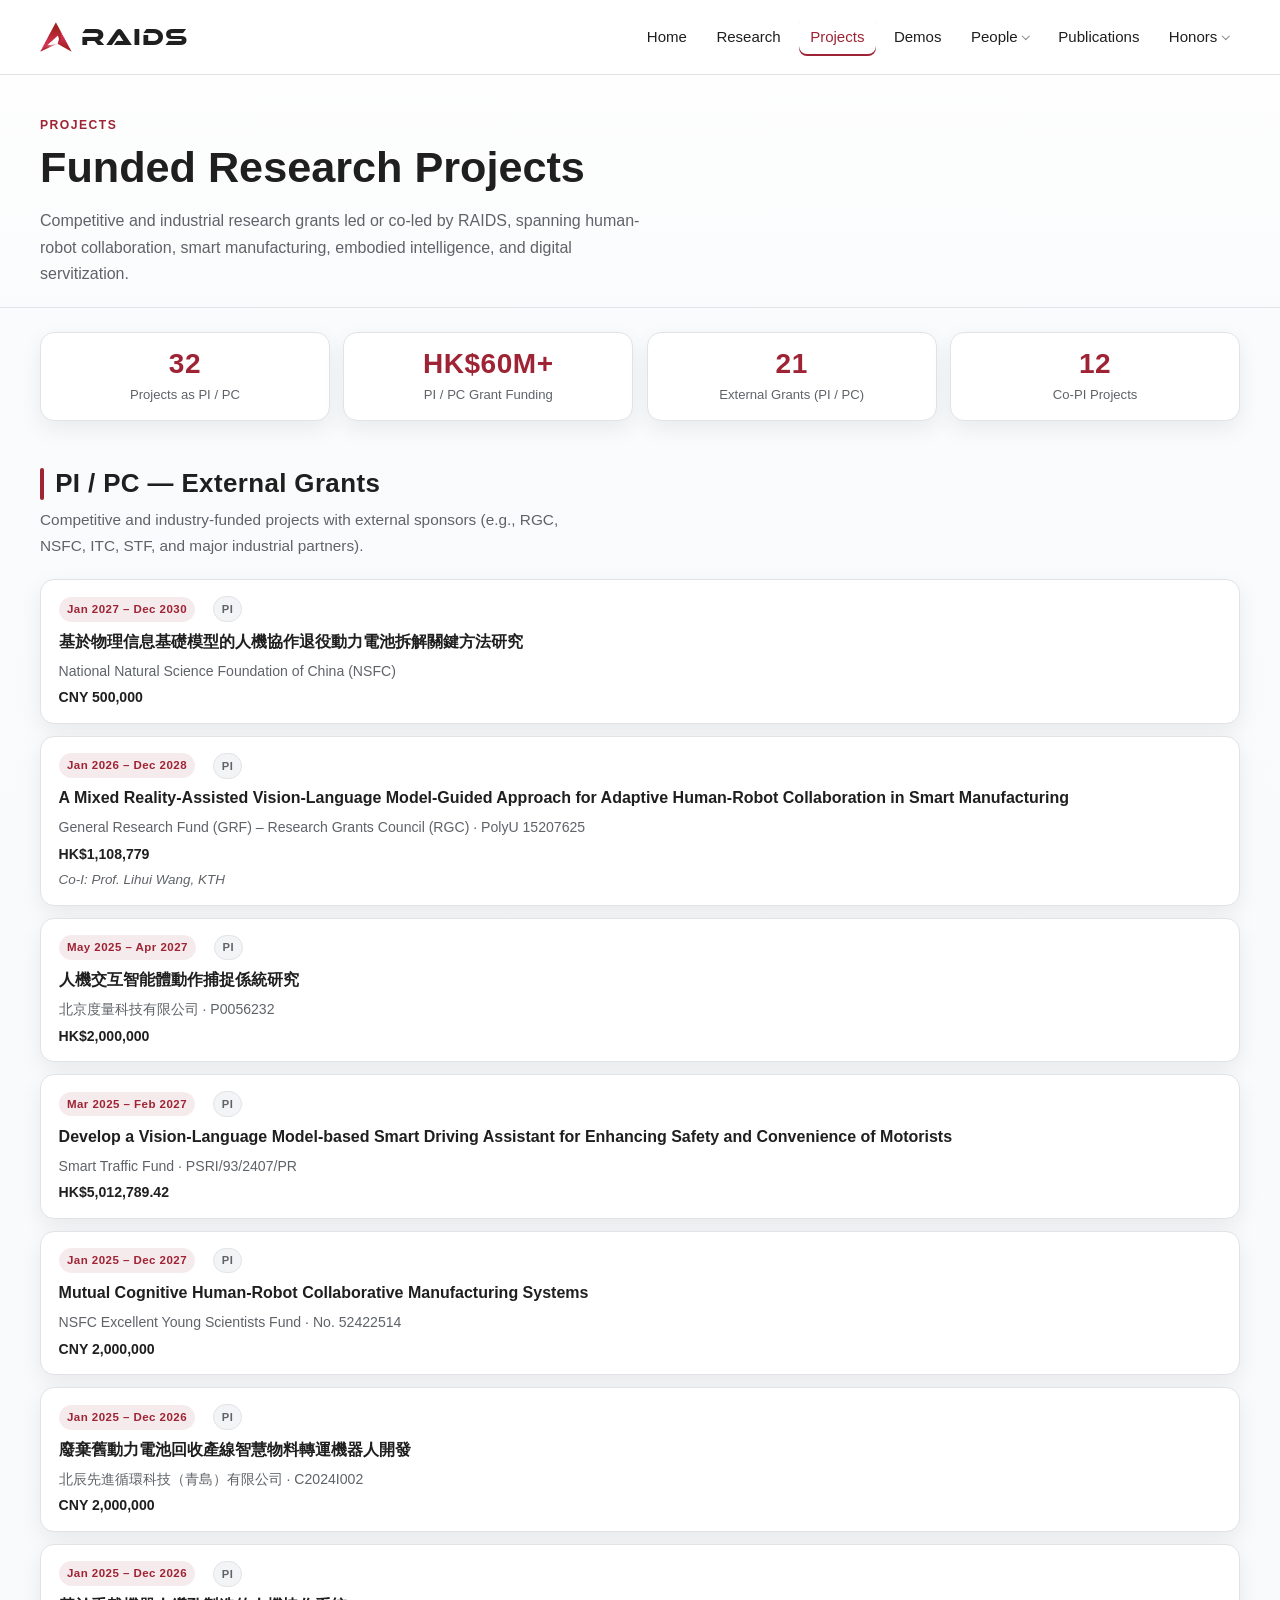
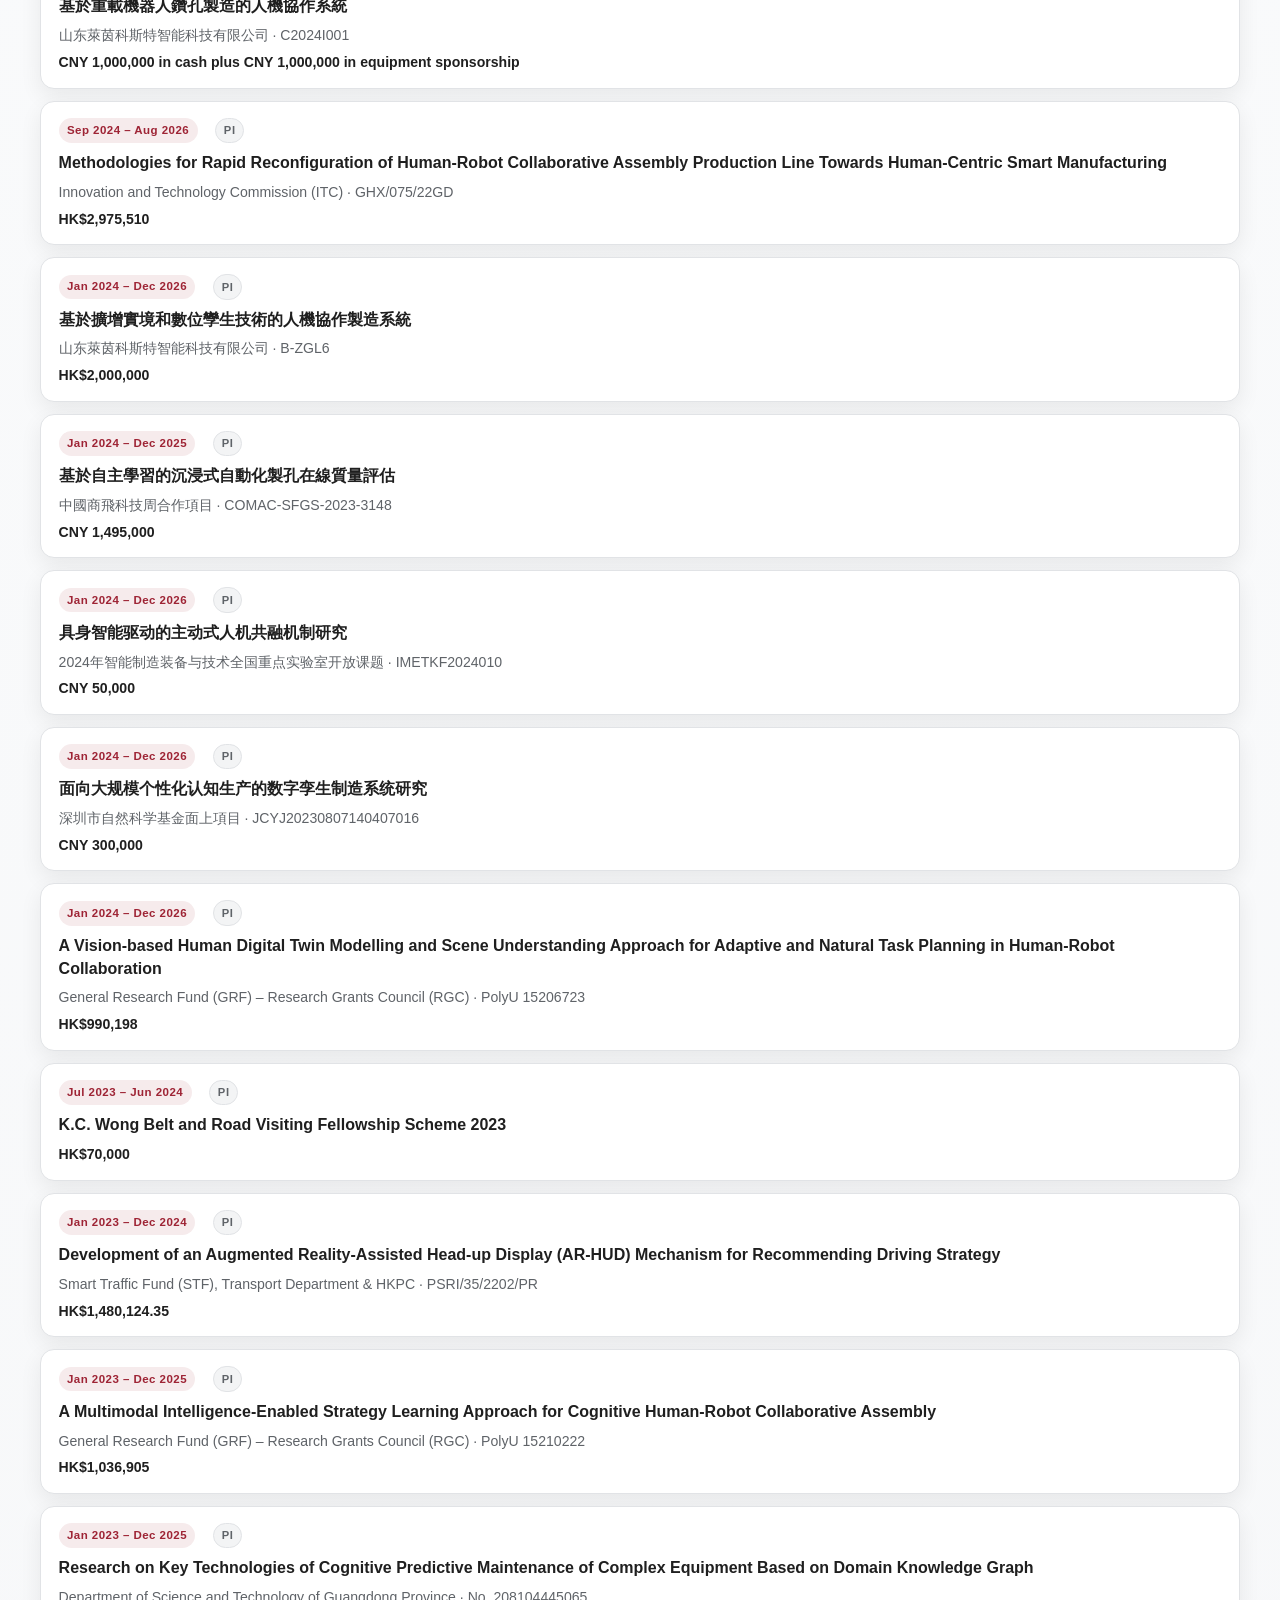
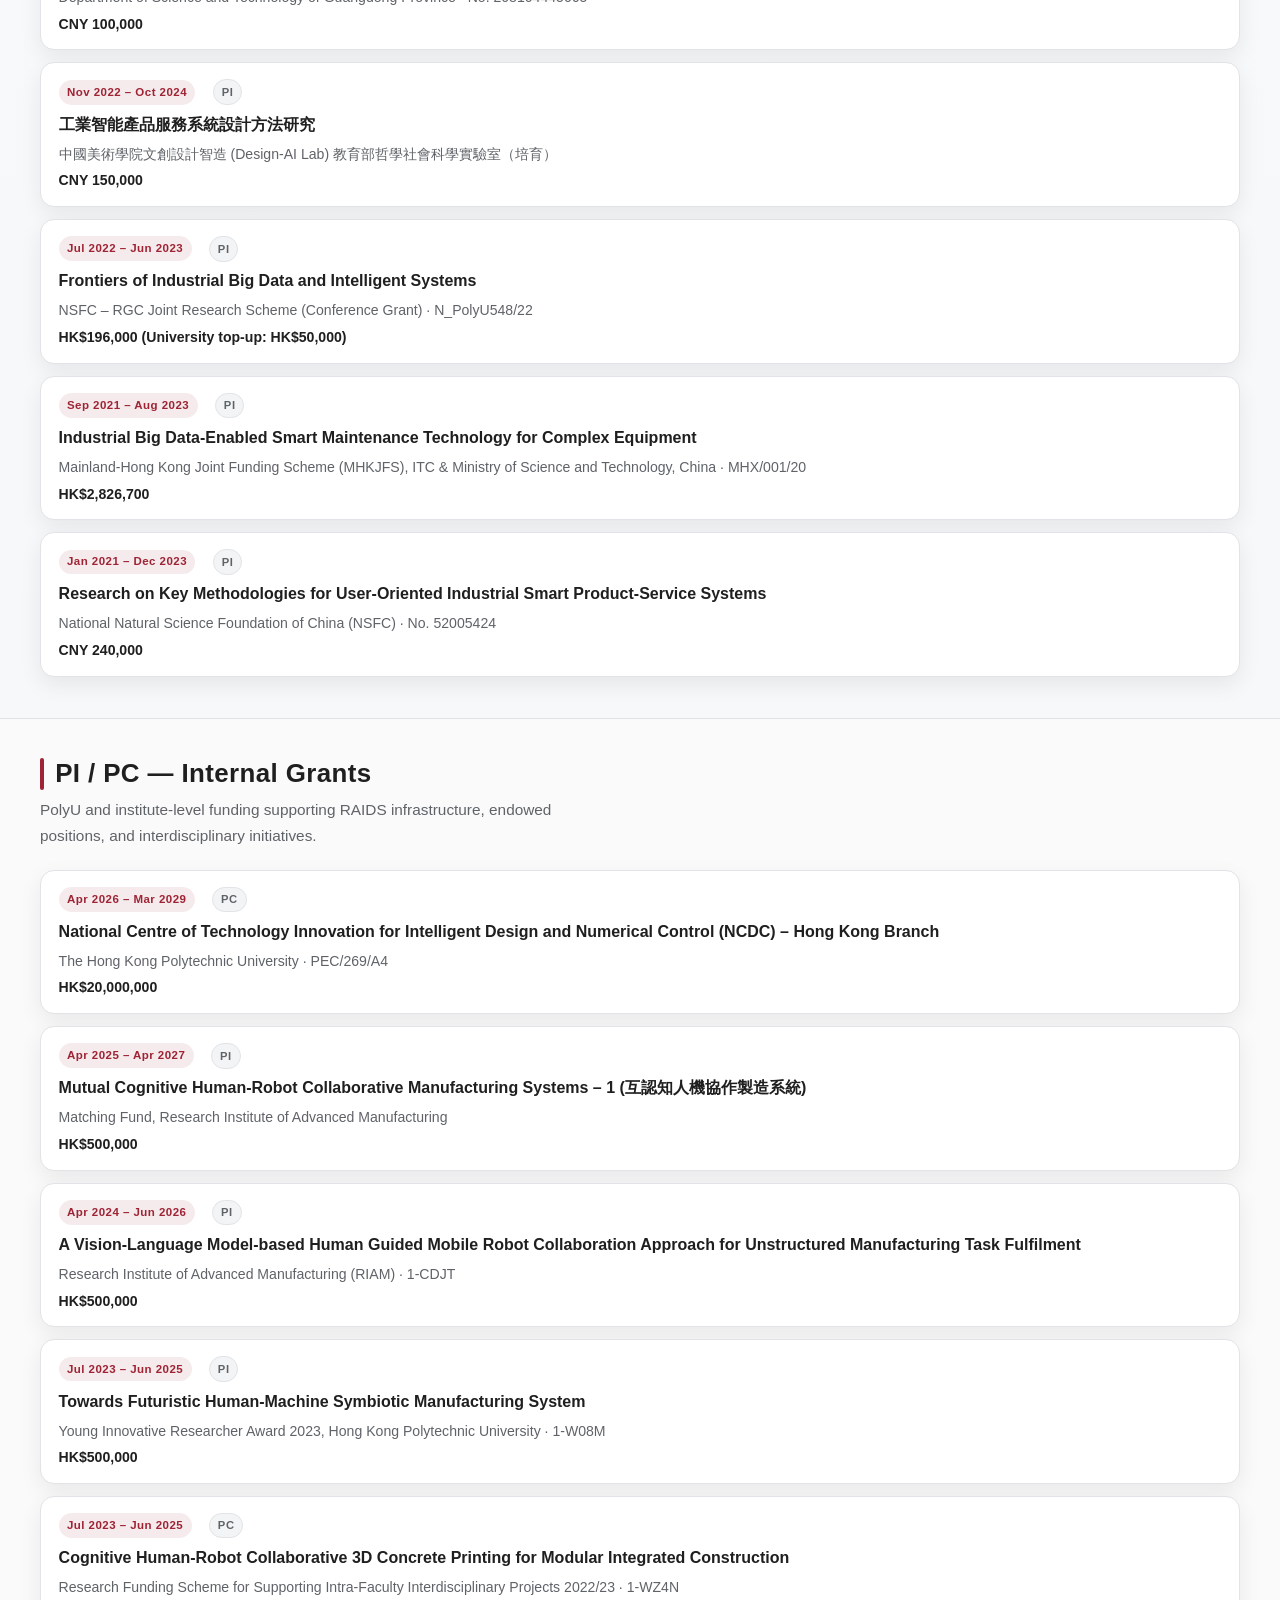
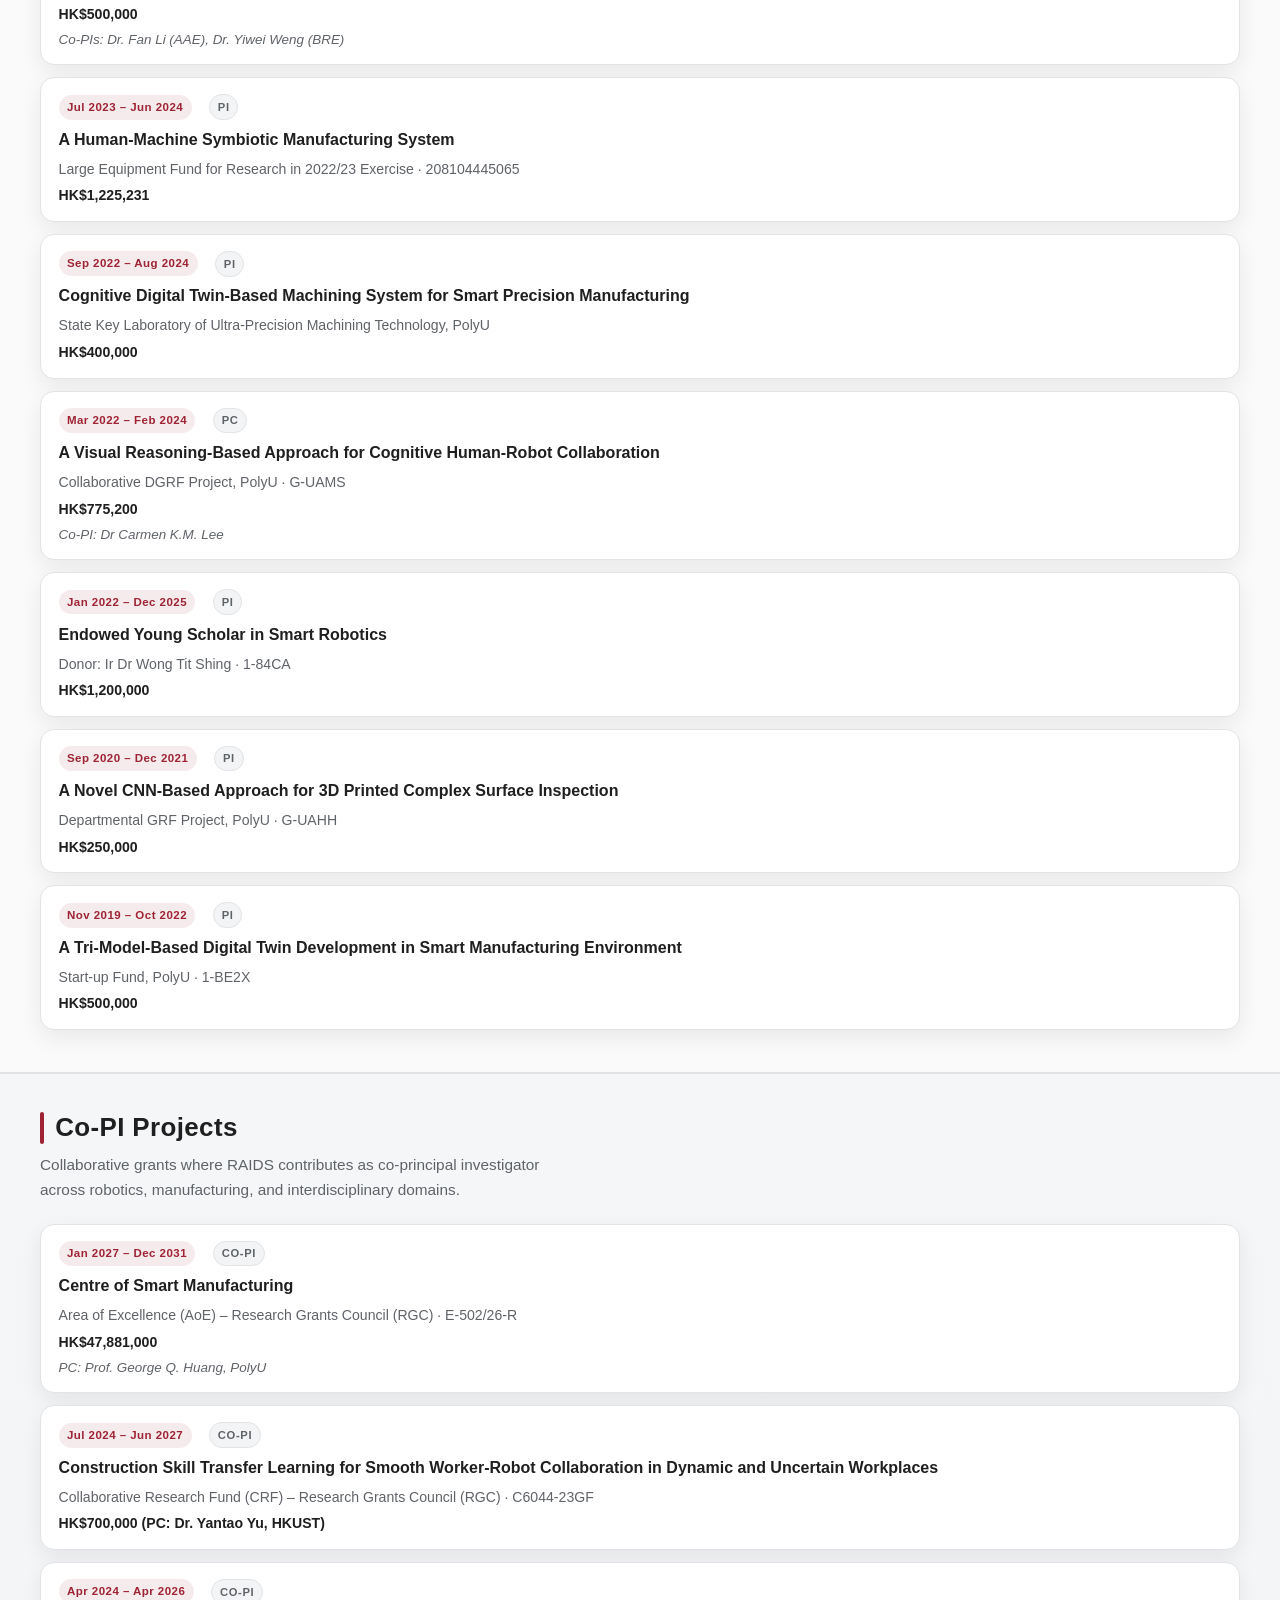
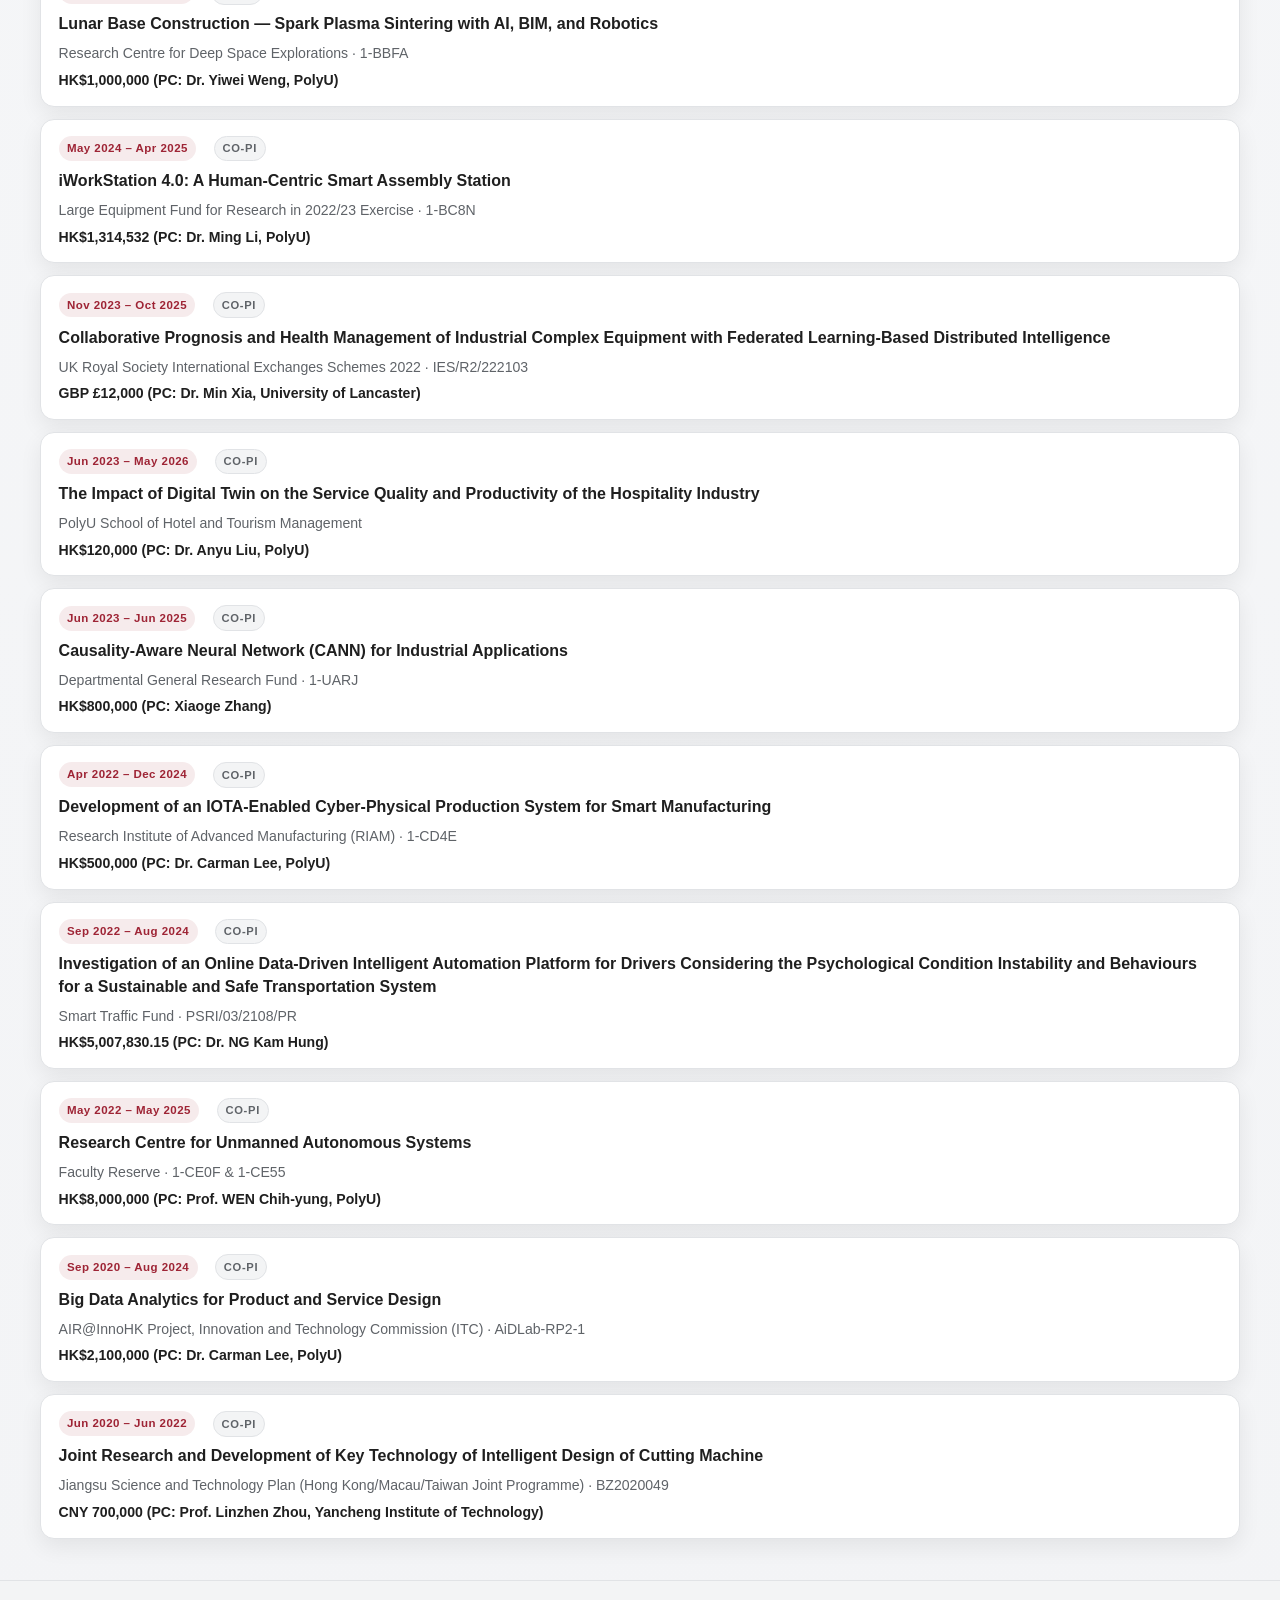
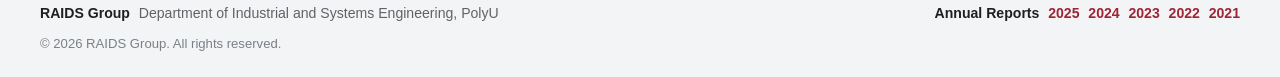
<file: project.html>
<!DOCTYPE html>
<html lang="en">

<head>
  <meta charset="UTF-8">
  <meta name="viewport" content="width=device-width, initial-scale=1.0">
  <meta name="description" content="RAIDS Group funded research projects — external and internal grants as PI / PC and Co-PI.">
  <title>RAIDS | Projects</title>
  <link rel="icon" href="assets/icons/raids.png" type="image/png">
  <link rel="stylesheet" href="styles/main.css">
  <link rel="stylesheet" href="styles/pages/projects.css">
</head>

<body class="projects-page">
  <header class="site-header">
    <div class="wrap nav-wrap">
      <a class="brand" href="index.html" aria-label="RAIDS Home">
        <img class="brand-logo" src="assets/icons/raids.png" alt="" width="36" height="36">
        <span class="brand-mark">RAIDS</span>
      </a>
      <button class="nav-toggle" type="button" aria-expanded="false" aria-controls="site-nav" aria-label="Open menu">
        <span class="nav-toggle-bar" aria-hidden="true"></span>
        <span class="nav-toggle-bar" aria-hidden="true"></span>
        <span class="nav-toggle-bar" aria-hidden="true"></span>
      </button>
      <nav class="top-nav" id="site-nav" aria-label="Primary">
        <a href="index.html">Home</a>
        <a href="research.html">Research</a>
        <a class="active" href="project.html">Projects</a>
        <a href="demos.html">Demos</a>
        <div class="nav-dropdown">
          <button type="button" class="nav-dropdown-toggle" aria-expanded="false" aria-controls="nav-people-submenu">People</button>
          <div class="nav-submenu" id="nav-people-submenu" role="group" aria-label="People">
            <a href="people.html">RAIDS</a>
            <a href="people-cobotai.html">CobotAI</a>
          </div>
        </div>
        <a href="publication.html">Publications</a>
        <div class="nav-dropdown">
          <button type="button" class="nav-dropdown-toggle" aria-expanded="false" aria-controls="nav-honors-submenu">Honors</button>
          <div class="nav-submenu" id="nav-honors-submenu" role="group" aria-label="Honors">
            <a href="honors.html">RAIDS</a>
            <a href="honors-cobotai.html">CobotAI</a>
          </div>
        </div>
      </nav>
    </div>
  </header>

  <main>
    <section class="page-hero">
      <div class="wrap">
        <p class="eyebrow">Projects</p>
        <h1 class="page-title">Funded Research Projects</h1>
        <p class="section-lead">
          Competitive and industrial research grants led or co-led by RAIDS, spanning human-robot
          collaboration, smart manufacturing, embodied intelligence, and digital servitization.
        </p>
      </div>
    </section>

    <section class="section projects-stats-section">
      <div class="wrap">
        <ul class="projects-stats" aria-label="Grant highlights">
          <li class="projects-stat">
            <span class="projects-stat-value">32</span>
            <span class="projects-stat-label">Projects as PI / PC</span>
          </li>
          <li class="projects-stat">
            <span class="projects-stat-value">HK$60M+</span>
            <span class="projects-stat-label">PI / PC Grant Funding</span>
          </li>
          <li class="projects-stat">
            <span class="projects-stat-value">21</span>
            <span class="projects-stat-label">External Grants (PI / PC)</span>
          </li>
          <li class="projects-stat">
            <span class="projects-stat-value">12</span>
            <span class="projects-stat-label">Co-PI Projects</span>
          </li>
        </ul>
      </div>
    </section>

    <section class="section projects-block">
      <div class="wrap">
        <h2>PI / PC &mdash; External Grants</h2>
        <p class="projects-block-lead">Competitive and industry-funded projects with external sponsors (e.g., RGC, NSFC, ITC, STF, and major industrial partners).</p>
        <ul class="project-list">
          <li class="project-item">
            <div class="project-item-head">
              <time datetime="2027-01/2030-12">Jan 2027 &ndash; Dec 2030</time>
              <span class="project-role">PI</span>
            </div>
            <h3 class="project-title">基於物理信息基礎模型的人機協作退役動力電池拆解關鍵方法研究</h3>
            <p class="project-detail">National Natural Science Foundation of China (NSFC)</p>
            <p class="project-amount">CNY 500,000</p>
          </li>
          <li class="project-item">
            <div class="project-item-head">
              <time datetime="2026-01/2028-12">Jan 2026 &ndash; Dec 2028</time>
              <span class="project-role">PI</span>
            </div>
            <h3 class="project-title">A Mixed Reality-Assisted Vision-Language Model-Guided Approach for Adaptive Human-Robot Collaboration in Smart Manufacturing</h3>
            <p class="project-detail">General Research Fund (GRF) &ndash; Research Grants Council (RGC) &middot; PolyU 15207625</p>
            <p class="project-amount">HK$1,108,779</p>
            <p class="project-note">Co-I: Prof. Lihui Wang, KTH</p>
          </li>
          <li class="project-item">
            <div class="project-item-head">
              <time datetime="2025-05/2027-04">May 2025 &ndash; Apr 2027</time>
              <span class="project-role">PI</span>
            </div>
            <h3 class="project-title">人機交互智能體動作捕捉係統研究</h3>
            <p class="project-detail">北京度量科技有限公司 &middot; P0056232</p>
            <p class="project-amount">HK$2,000,000</p>
          </li>
          <li class="project-item">
            <div class="project-item-head">
              <time datetime="2025-03/2027-02">Mar 2025 &ndash; Feb 2027</time>
              <span class="project-role">PI</span>
            </div>
            <h3 class="project-title">Develop a Vision-Language Model-based Smart Driving Assistant for Enhancing Safety and Convenience of Motorists</h3>
            <p class="project-detail">Smart Traffic Fund &middot; PSRI/93/2407/PR</p>
            <p class="project-amount">HK$5,012,789.42</p>
          </li>
          <li class="project-item">
            <div class="project-item-head">
              <time datetime="2025-01/2027-12">Jan 2025 &ndash; Dec 2027</time>
              <span class="project-role">PI</span>
            </div>
            <h3 class="project-title">Mutual Cognitive Human-Robot Collaborative Manufacturing Systems</h3>
            <p class="project-detail">NSFC Excellent Young Scientists Fund &middot; No. 52422514</p>
            <p class="project-amount">CNY 2,000,000</p>
          </li>
          <li class="project-item">
            <div class="project-item-head">
              <time datetime="2025-01/2026-12">Jan 2025 &ndash; Dec 2026</time>
              <span class="project-role">PI</span>
            </div>
            <h3 class="project-title">廢棄舊動力電池回收產線智慧物料轉運機器人開發</h3>
            <p class="project-detail">北辰先進循環科技（青島）有限公司 &middot; C2024I002</p>
            <p class="project-amount">CNY 2,000,000</p>
          </li>
          <li class="project-item">
            <div class="project-item-head">
              <time datetime="2025-01/2026-12">Jan 2025 &ndash; Dec 2026</time>
              <span class="project-role">PI</span>
            </div>
            <h3 class="project-title">基於重載機器人鑽孔製造的人機協作系統</h3>
            <p class="project-detail">山东萊茵科斯特智能科技有限公司 &middot; C2024I001</p>
            <p class="project-amount">CNY 1,000,000 in cash plus CNY 1,000,000 in equipment sponsorship</p>
          </li>
          <li class="project-item">
            <div class="project-item-head">
              <time datetime="2024-09/2026-08">Sep 2024 &ndash; Aug 2026</time>
              <span class="project-role">PI</span>
            </div>
            <h3 class="project-title">Methodologies for Rapid Reconfiguration of Human-Robot Collaborative Assembly Production Line Towards Human-Centric Smart Manufacturing</h3>
            <p class="project-detail">Innovation and Technology Commission (ITC) &middot; GHX/075/22GD</p>
            <p class="project-amount">HK$2,975,510</p>
          </li>
          <li class="project-item">
            <div class="project-item-head">
              <time datetime="2024-01/2026-12">Jan 2024 &ndash; Dec 2026</time>
              <span class="project-role">PI</span>
            </div>
            <h3 class="project-title">基於擴增實境和數位孿生技術的人機協作製造系統</h3>
            <p class="project-detail">山东萊茵科斯特智能科技有限公司 &middot; B-ZGL6</p>
            <p class="project-amount">HK$2,000,000</p>
          </li>
          <li class="project-item">
            <div class="project-item-head">
              <time datetime="2024-01/2025-12">Jan 2024 &ndash; Dec 2025</time>
              <span class="project-role">PI</span>
            </div>
            <h3 class="project-title">基於自主學習的沉浸式自動化製孔在線質量評估</h3>
            <p class="project-detail">中國商飛科技周合作項目 &middot; COMAC-SFGS-2023-3148</p>
            <p class="project-amount">CNY 1,495,000</p>
          </li>
          <li class="project-item">
            <div class="project-item-head">
              <time datetime="2024-01/2026-12">Jan 2024 &ndash; Dec 2026</time>
              <span class="project-role">PI</span>
            </div>
            <h3 class="project-title">具身智能驱动的主动式人机共融机制研究</h3>
            <p class="project-detail">2024年智能制造装备与技术全国重点实验室开放课题 &middot; IMETKF2024010</p>
            <p class="project-amount">CNY 50,000</p>
          </li>
          <li class="project-item">
            <div class="project-item-head">
              <time datetime="2024-01/2026-12">Jan 2024 &ndash; Dec 2026</time>
              <span class="project-role">PI</span>
            </div>
            <h3 class="project-title">面向大规模个性化认知生产的数字孪生制造系统研究</h3>
            <p class="project-detail">深圳市自然科学基金面上項目 &middot; JCYJ20230807140407016</p>
            <p class="project-amount">CNY 300,000</p>
          </li>
          <li class="project-item">
            <div class="project-item-head">
              <time datetime="2024-01/2026-12">Jan 2024 &ndash; Dec 2026</time>
              <span class="project-role">PI</span>
            </div>
            <h3 class="project-title">A Vision-based Human Digital Twin Modelling and Scene Understanding Approach for Adaptive and Natural Task Planning in Human-Robot Collaboration</h3>
            <p class="project-detail">General Research Fund (GRF) &ndash; Research Grants Council (RGC) &middot; PolyU 15206723</p>
            <p class="project-amount">HK$990,198</p>
          </li>
          <li class="project-item">
            <div class="project-item-head">
              <time datetime="2023-07/2024-06">Jul 2023 &ndash; Jun 2024</time>
              <span class="project-role">PI</span>
            </div>
            <h3 class="project-title">K.C. Wong Belt and Road Visiting Fellowship Scheme 2023</h3>
            <p class="project-amount">HK$70,000</p>
          </li>
          <li class="project-item">
            <div class="project-item-head">
              <time datetime="2023-01/2024-12">Jan 2023 &ndash; Dec 2024</time>
              <span class="project-role">PI</span>
            </div>
            <h3 class="project-title">Development of an Augmented Reality-Assisted Head-up Display (AR-HUD) Mechanism for Recommending Driving Strategy</h3>
            <p class="project-detail">Smart Traffic Fund (STF), Transport Department &amp; HKPC &middot; PSRI/35/2202/PR</p>
            <p class="project-amount">HK$1,480,124.35</p>
          </li>
          <li class="project-item">
            <div class="project-item-head">
              <time datetime="2023-01/2025-12">Jan 2023 &ndash; Dec 2025</time>
              <span class="project-role">PI</span>
            </div>
            <h3 class="project-title">A Multimodal Intelligence-Enabled Strategy Learning Approach for Cognitive Human-Robot Collaborative Assembly</h3>
            <p class="project-detail">General Research Fund (GRF) &ndash; Research Grants Council (RGC) &middot; PolyU 15210222</p>
            <p class="project-amount">HK$1,036,905</p>
          </li>
          <li class="project-item">
            <div class="project-item-head">
              <time datetime="2023-01/2025-12">Jan 2023 &ndash; Dec 2025</time>
              <span class="project-role">PI</span>
            </div>
            <h3 class="project-title">Research on Key Technologies of Cognitive Predictive Maintenance of Complex Equipment Based on Domain Knowledge Graph</h3>
            <p class="project-detail">Department of Science and Technology of Guangdong Province &middot; No. 208104445065</p>
            <p class="project-amount">CNY 100,000</p>
          </li>
          <li class="project-item">
            <div class="project-item-head">
              <time datetime="2022-11/2024-10">Nov 2022 &ndash; Oct 2024</time>
              <span class="project-role">PI</span>
            </div>
            <h3 class="project-title">工業智能產品服務系統設計方法研究</h3>
            <p class="project-detail">中國美術學院文創設計智造 (Design-AI Lab) 教育部哲學社會科學實驗室（培育）</p>
            <p class="project-amount">CNY 150,000</p>
          </li>
          <li class="project-item">
            <div class="project-item-head">
              <time datetime="2022-07/2023-06">Jul 2022 &ndash; Jun 2023</time>
              <span class="project-role">PI</span>
            </div>
            <h3 class="project-title">Frontiers of Industrial Big Data and Intelligent Systems</h3>
            <p class="project-detail">NSFC &ndash; RGC Joint Research Scheme (Conference Grant) &middot; N_PolyU548/22</p>
            <p class="project-amount">HK$196,000 (University top-up: HK$50,000)</p>
          </li>
          <li class="project-item">
            <div class="project-item-head">
              <time datetime="2021-09/2023-08">Sep 2021 &ndash; Aug 2023</time>
              <span class="project-role">PI</span>
            </div>
            <h3 class="project-title">Industrial Big Data-Enabled Smart Maintenance Technology for Complex Equipment</h3>
            <p class="project-detail">Mainland-Hong Kong Joint Funding Scheme (MHKJFS), ITC &amp; Ministry of Science and Technology, China &middot; MHX/001/20</p>
            <p class="project-amount">HK$2,826,700</p>
          </li>
          <li class="project-item">
            <div class="project-item-head">
              <time datetime="2021-01/2023-12">Jan 2021 &ndash; Dec 2023</time>
              <span class="project-role">PI</span>
            </div>
            <h3 class="project-title">Research on Key Methodologies for User-Oriented Industrial Smart Product-Service Systems</h3>
            <p class="project-detail">National Natural Science Foundation of China (NSFC) &middot; No. 52005424</p>
            <p class="project-amount">CNY 240,000</p>
          </li>
        </ul>
      </div>
    </section>

    <section class="section section-alt projects-block">
      <div class="wrap">
        <h2>PI / PC &mdash; Internal Grants</h2>
        <p class="projects-block-lead">PolyU and institute-level funding supporting RAIDS infrastructure, endowed positions, and interdisciplinary initiatives.</p>
        <ul class="project-list">
          <li class="project-item">
            <div class="project-item-head">
              <time datetime="2026-04/2029-03">Apr 2026 &ndash; Mar 2029</time>
              <span class="project-role">PC</span>
            </div>
            <h3 class="project-title">National Centre of Technology Innovation for Intelligent Design and Numerical Control (NCDC) &ndash; Hong Kong Branch</h3>
            <p class="project-detail">The Hong Kong Polytechnic University &middot; PEC/269/A4</p>
            <p class="project-amount">HK$20,000,000</p>
          </li>
          <li class="project-item">
            <div class="project-item-head">
              <time datetime="2025-04/2027-04">Apr 2025 &ndash; Apr 2027</time>
              <span class="project-role">PI</span>
            </div>
            <h3 class="project-title">Mutual Cognitive Human-Robot Collaborative Manufacturing Systems &ndash; 1 (互認知人機協作製造系統)</h3>
            <p class="project-detail">Matching Fund, Research Institute of Advanced Manufacturing</p>
            <p class="project-amount">HK$500,000</p>
          </li>
          <li class="project-item">
            <div class="project-item-head">
              <time datetime="2024-04/2026-06">Apr 2024 &ndash; Jun 2026</time>
              <span class="project-role">PI</span>
            </div>
            <h3 class="project-title">A Vision-Language Model-based Human Guided Mobile Robot Collaboration Approach for Unstructured Manufacturing Task Fulfilment</h3>
            <p class="project-detail">Research Institute of Advanced Manufacturing (RIAM) &middot; 1-CDJT</p>
            <p class="project-amount">HK$500,000</p>
          </li>
          <li class="project-item">
            <div class="project-item-head">
              <time datetime="2023-07/2025-06">Jul 2023 &ndash; Jun 2025</time>
              <span class="project-role">PI</span>
            </div>
            <h3 class="project-title">Towards Futuristic Human-Machine Symbiotic Manufacturing System</h3>
            <p class="project-detail">Young Innovative Researcher Award 2023, Hong Kong Polytechnic University &middot; 1-W08M</p>
            <p class="project-amount">HK$500,000</p>
          </li>
          <li class="project-item">
            <div class="project-item-head">
              <time datetime="2023-07/2025-06">Jul 2023 &ndash; Jun 2025</time>
              <span class="project-role">PC</span>
            </div>
            <h3 class="project-title">Cognitive Human-Robot Collaborative 3D Concrete Printing for Modular Integrated Construction</h3>
            <p class="project-detail">Research Funding Scheme for Supporting Intra-Faculty Interdisciplinary Projects 2022/23 &middot; 1-WZ4N</p>
            <p class="project-amount">HK$500,000</p>
            <p class="project-note">Co-PIs: Dr. Fan Li (AAE), Dr. Yiwei Weng (BRE)</p>
          </li>
          <li class="project-item">
            <div class="project-item-head">
              <time datetime="2023-07/2024-06">Jul 2023 &ndash; Jun 2024</time>
              <span class="project-role">PI</span>
            </div>
            <h3 class="project-title">A Human-Machine Symbiotic Manufacturing System</h3>
            <p class="project-detail">Large Equipment Fund for Research in 2022/23 Exercise &middot; 208104445065</p>
            <p class="project-amount">HK$1,225,231</p>
          </li>
          <li class="project-item">
            <div class="project-item-head">
              <time datetime="2022-09/2024-08">Sep 2022 &ndash; Aug 2024</time>
              <span class="project-role">PI</span>
            </div>
            <h3 class="project-title">Cognitive Digital Twin-Based Machining System for Smart Precision Manufacturing</h3>
            <p class="project-detail">State Key Laboratory of Ultra-Precision Machining Technology, PolyU</p>
            <p class="project-amount">HK$400,000</p>
          </li>
          <li class="project-item">
            <div class="project-item-head">
              <time datetime="2022-03/2024-02">Mar 2022 &ndash; Feb 2024</time>
              <span class="project-role">PC</span>
            </div>
            <h3 class="project-title">A Visual Reasoning-Based Approach for Cognitive Human-Robot Collaboration</h3>
            <p class="project-detail">Collaborative DGRF Project, PolyU &middot; G-UAMS</p>
            <p class="project-amount">HK$775,200</p>
            <p class="project-note">Co-PI: Dr Carmen K.M. Lee</p>
          </li>
          <li class="project-item">
            <div class="project-item-head">
              <time datetime="2022-01/2025-12">Jan 2022 &ndash; Dec 2025</time>
              <span class="project-role">PI</span>
            </div>
            <h3 class="project-title">Endowed Young Scholar in Smart Robotics</h3>
            <p class="project-detail">Donor: Ir Dr Wong Tit Shing &middot; 1-84CA</p>
            <p class="project-amount">HK$1,200,000</p>
          </li>
          <li class="project-item">
            <div class="project-item-head">
              <time datetime="2020-09/2021-12">Sep 2020 &ndash; Dec 2021</time>
              <span class="project-role">PI</span>
            </div>
            <h3 class="project-title">A Novel CNN-Based Approach for 3D Printed Complex Surface Inspection</h3>
            <p class="project-detail">Departmental GRF Project, PolyU &middot; G-UAHH</p>
            <p class="project-amount">HK$250,000</p>
          </li>
          <li class="project-item">
            <div class="project-item-head">
              <time datetime="2019-11/2022-10">Nov 2019 &ndash; Oct 2022</time>
              <span class="project-role">PI</span>
            </div>
            <h3 class="project-title">A Tri-Model-Based Digital Twin Development in Smart Manufacturing Environment</h3>
            <p class="project-detail">Start-up Fund, PolyU &middot; 1-BE2X</p>
            <p class="project-amount">HK$500,000</p>
          </li>
        </ul>
      </div>
    </section>

    <section class="section projects-block">
      <div class="wrap">
        <h2>Co-PI Projects</h2>
        <p class="projects-block-lead">Collaborative grants where RAIDS contributes as co-principal investigator across robotics, manufacturing, and interdisciplinary domains.</p>
        <ul class="project-list">
          <li class="project-item">
            <div class="project-item-head">
              <time datetime="2027-01/2031-12">Jan 2027 &ndash; Dec 2031</time>
              <span class="project-role">Co-PI</span>
            </div>
            <h3 class="project-title">Centre of Smart Manufacturing</h3>
            <p class="project-detail">Area of Excellence (AoE) &ndash; Research Grants Council (RGC) &middot; E-502/26-R</p>
            <p class="project-amount">HK$47,881,000</p>
            <p class="project-note">PC: Prof. George Q. Huang, PolyU</p>
          </li>
          <li class="project-item">
            <div class="project-item-head">
              <time datetime="2024-07/2027-06">Jul 2024 &ndash; Jun 2027</time>
              <span class="project-role">Co-PI</span>
            </div>
            <h3 class="project-title">Construction Skill Transfer Learning for Smooth Worker-Robot Collaboration in Dynamic and Uncertain Workplaces</h3>
            <p class="project-detail">Collaborative Research Fund (CRF) &ndash; Research Grants Council (RGC) &middot; C6044-23GF</p>
            <p class="project-amount">HK$700,000 (PC: Dr. Yantao Yu, HKUST)</p>
          </li>
          <li class="project-item">
            <div class="project-item-head">
              <time datetime="2024-04/2026-04">Apr 2024 &ndash; Apr 2026</time>
              <span class="project-role">Co-PI</span>
            </div>
            <h3 class="project-title">Lunar Base Construction &mdash; Spark Plasma Sintering with AI, BIM, and Robotics</h3>
            <p class="project-detail">Research Centre for Deep Space Explorations &middot; 1-BBFA</p>
            <p class="project-amount">HK$1,000,000 (PC: Dr. Yiwei Weng, PolyU)</p>
          </li>
          <li class="project-item">
            <div class="project-item-head">
              <time datetime="2024-05/2025-04">May 2024 &ndash; Apr 2025</time>
              <span class="project-role">Co-PI</span>
            </div>
            <h3 class="project-title">iWorkStation 4.0: A Human-Centric Smart Assembly Station</h3>
            <p class="project-detail">Large Equipment Fund for Research in 2022/23 Exercise &middot; 1-BC8N</p>
            <p class="project-amount">HK$1,314,532 (PC: Dr. Ming Li, PolyU)</p>
          </li>
          <li class="project-item">
            <div class="project-item-head">
              <time datetime="2023-11/2025-10">Nov 2023 &ndash; Oct 2025</time>
              <span class="project-role">Co-PI</span>
            </div>
            <h3 class="project-title">Collaborative Prognosis and Health Management of Industrial Complex Equipment with Federated Learning-Based Distributed Intelligence</h3>
            <p class="project-detail">UK Royal Society International Exchanges Schemes 2022 &middot; IES/R2/222103</p>
            <p class="project-amount">GBP &pound;12,000 (PC: Dr. Min Xia, University of Lancaster)</p>
          </li>
          <li class="project-item">
            <div class="project-item-head">
              <time datetime="2023-06/2026-05">Jun 2023 &ndash; May 2026</time>
              <span class="project-role">Co-PI</span>
            </div>
            <h3 class="project-title">The Impact of Digital Twin on the Service Quality and Productivity of the Hospitality Industry</h3>
            <p class="project-detail">PolyU School of Hotel and Tourism Management</p>
            <p class="project-amount">HK$120,000 (PC: Dr. Anyu Liu, PolyU)</p>
          </li>
          <li class="project-item">
            <div class="project-item-head">
              <time datetime="2023-06/2025-06">Jun 2023 &ndash; Jun 2025</time>
              <span class="project-role">Co-PI</span>
            </div>
            <h3 class="project-title">Causality-Aware Neural Network (CANN) for Industrial Applications</h3>
            <p class="project-detail">Departmental General Research Fund &middot; 1-UARJ</p>
            <p class="project-amount">HK$800,000 (PC: Xiaoge Zhang)</p>
          </li>
          <li class="project-item">
            <div class="project-item-head">
              <time datetime="2022-04/2024-12">Apr 2022 &ndash; Dec 2024</time>
              <span class="project-role">Co-PI</span>
            </div>
            <h3 class="project-title">Development of an IOTA-Enabled Cyber-Physical Production System for Smart Manufacturing</h3>
            <p class="project-detail">Research Institute of Advanced Manufacturing (RIAM) &middot; 1-CD4E</p>
            <p class="project-amount">HK$500,000 (PC: Dr. Carman Lee, PolyU)</p>
          </li>
          <li class="project-item">
            <div class="project-item-head">
              <time datetime="2022-09/2024-08">Sep 2022 &ndash; Aug 2024</time>
              <span class="project-role">Co-PI</span>
            </div>
            <h3 class="project-title">Investigation of an Online Data-Driven Intelligent Automation Platform for Drivers Considering the Psychological Condition Instability and Behaviours for a Sustainable and Safe Transportation System</h3>
            <p class="project-detail">Smart Traffic Fund &middot; PSRI/03/2108/PR</p>
            <p class="project-amount">HK$5,007,830.15 (PC: Dr. NG Kam Hung)</p>
          </li>
          <li class="project-item">
            <div class="project-item-head">
              <time datetime="2022-05/2025-05">May 2022 &ndash; May 2025</time>
              <span class="project-role">Co-PI</span>
            </div>
            <h3 class="project-title">Research Centre for Unmanned Autonomous Systems</h3>
            <p class="project-detail">Faculty Reserve &middot; 1-CE0F &amp; 1-CE55</p>
            <p class="project-amount">HK$8,000,000 (PC: Prof. WEN Chih-yung, PolyU)</p>
          </li>
          <li class="project-item">
            <div class="project-item-head">
              <time datetime="2020-09/2024-08">Sep 2020 &ndash; Aug 2024</time>
              <span class="project-role">Co-PI</span>
            </div>
            <h3 class="project-title">Big Data Analytics for Product and Service Design</h3>
            <p class="project-detail">AIR@InnoHK Project, Innovation and Technology Commission (ITC) &middot; AiDLab-RP2-1</p>
            <p class="project-amount">HK$2,100,000 (PC: Dr. Carman Lee, PolyU)</p>
          </li>
          <li class="project-item">
            <div class="project-item-head">
              <time datetime="2020-06/2022-06">Jun 2020 &ndash; Jun 2022</time>
              <span class="project-role">Co-PI</span>
            </div>
            <h3 class="project-title">Joint Research and Development of Key Technology of Intelligent Design of Cutting Machine</h3>
            <p class="project-detail">Jiangsu Science and Technology Plan (Hong Kong/Macau/Taiwan Joint Programme) &middot; BZ2020049</p>
            <p class="project-amount">CNY 700,000 (PC: Prof. Linzhen Zhou, Yancheng Institute of Technology)</p>
          </li>
        </ul>
      </div>
    </section>
  </main>

  <footer class="site-footer">
    <div class="wrap footer-inner">
      <div class="footer-row">
        <p class="footer-brand">
          <strong>RAIDS Group</strong>
          <span>Department of Industrial and Systems Engineering, PolyU</span>
        </p>
        <p class="footer-annals">
          <span class="footer-label">Annual Reports</span>
          <a href="assets/annals/RAIDS-Annual-Report-2025.pdf" target="_blank" rel="noopener noreferrer">2025</a>
          <a href="assets/annals/RAIDS-Annual-Report-2024.pdf" target="_blank" rel="noopener noreferrer">2024</a>
          <a href="assets/annals/RAIDS-Annual-Report-2023.pdf" target="_blank" rel="noopener noreferrer">2023</a>
          <a href="assets/annals/RAIDS-Annual-Report-2022.pdf" target="_blank" rel="noopener noreferrer">2022</a>
          <a href="assets/annals/RAIDS-Annual-Report-2021.pdf" target="_blank" rel="noopener noreferrer">2021</a>
        </p>
      </div>
      <p class="footer-copy">&copy; 2026 RAIDS Group. All rights reserved.</p>
    </div>
  </footer>
  <script src="scripts/nav.js"></script>
  <script src="scripts/back-to-top.js"></script>
  <script src="scripts/analytics.js" defer></script>
</body>

</html>
</file>
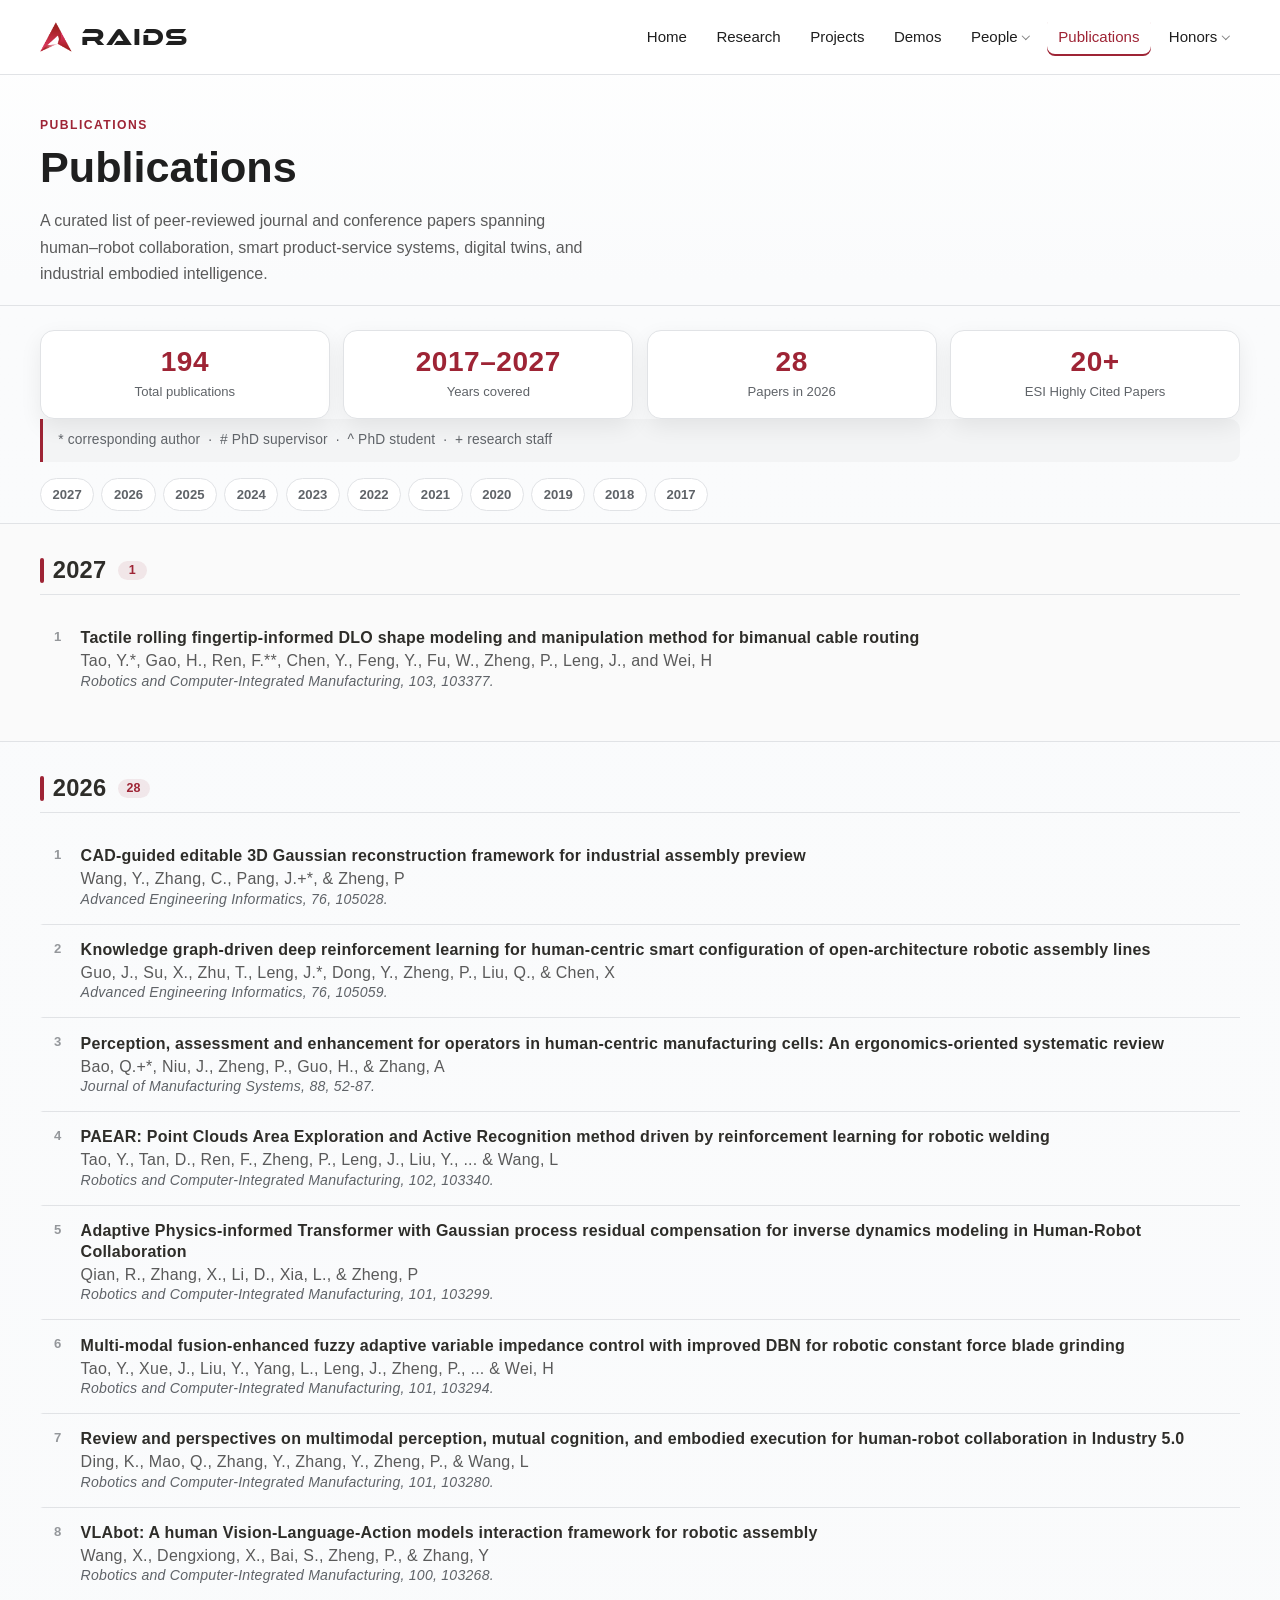
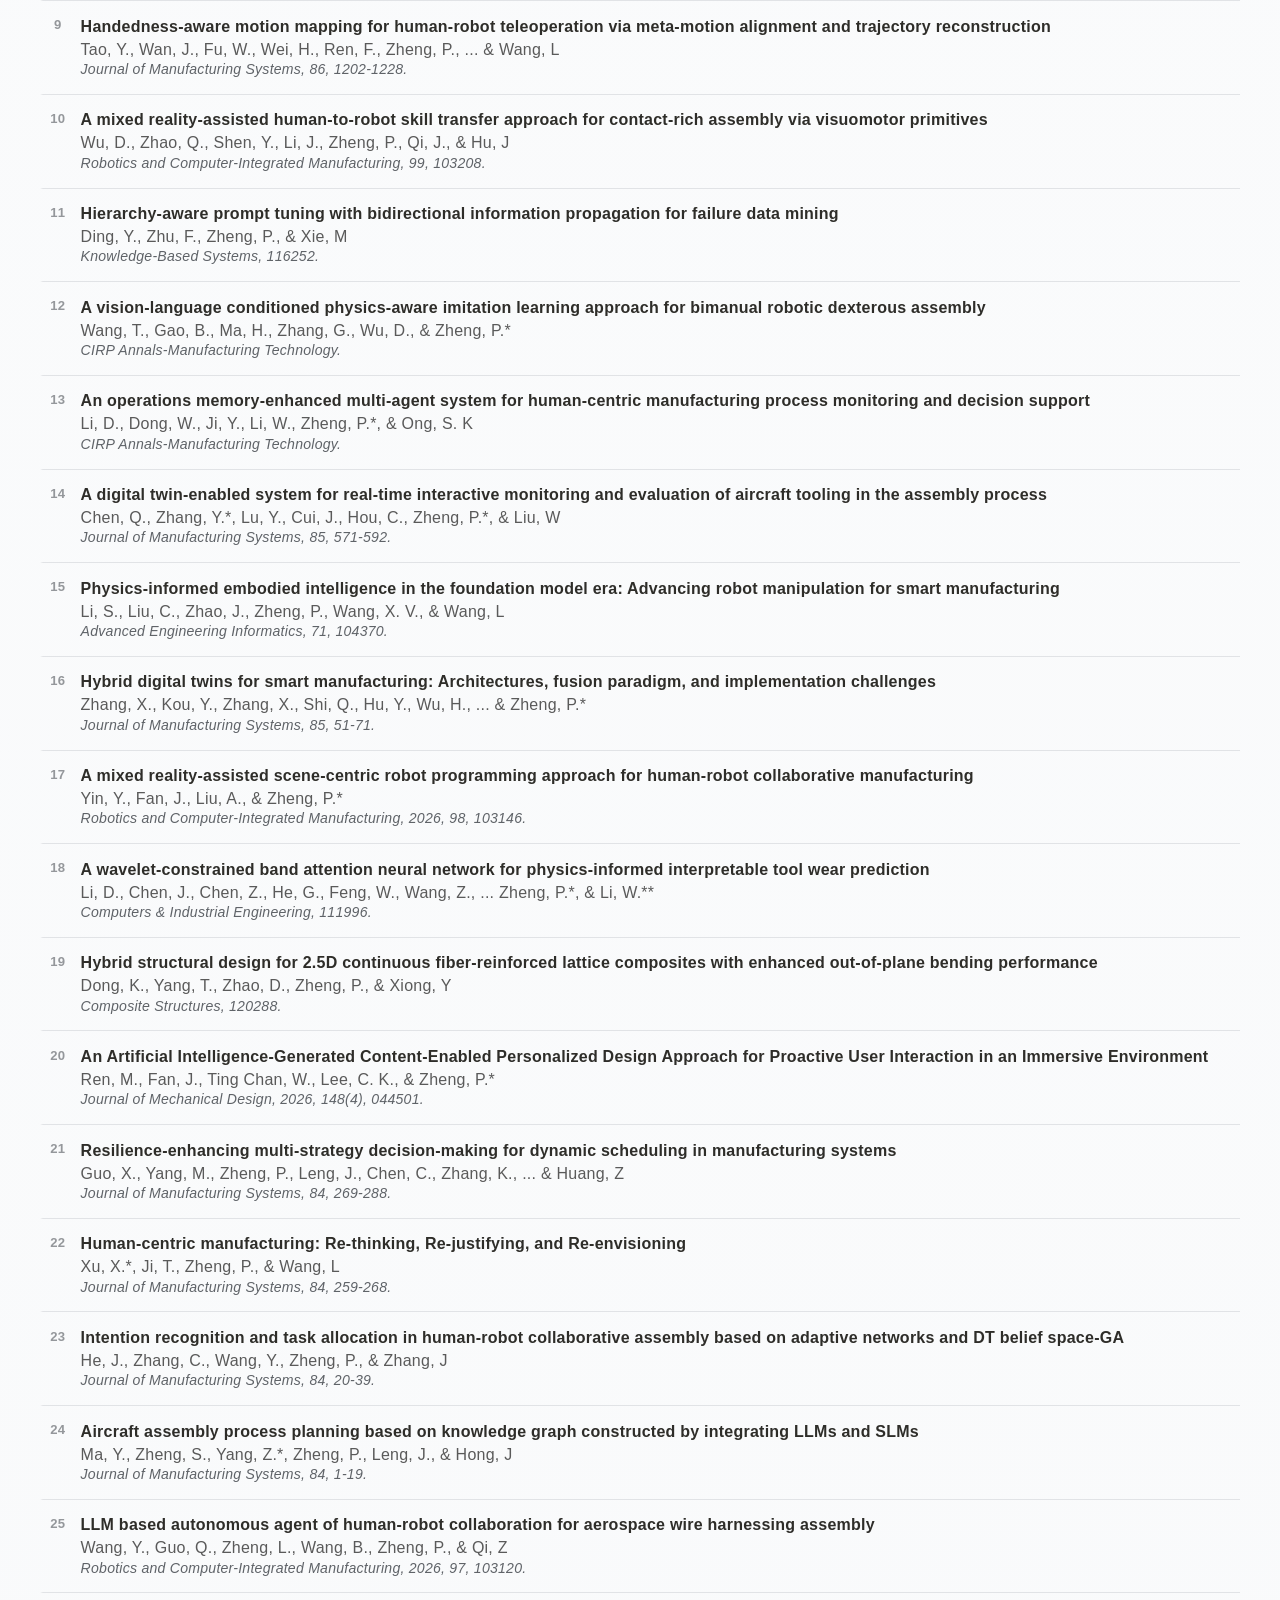
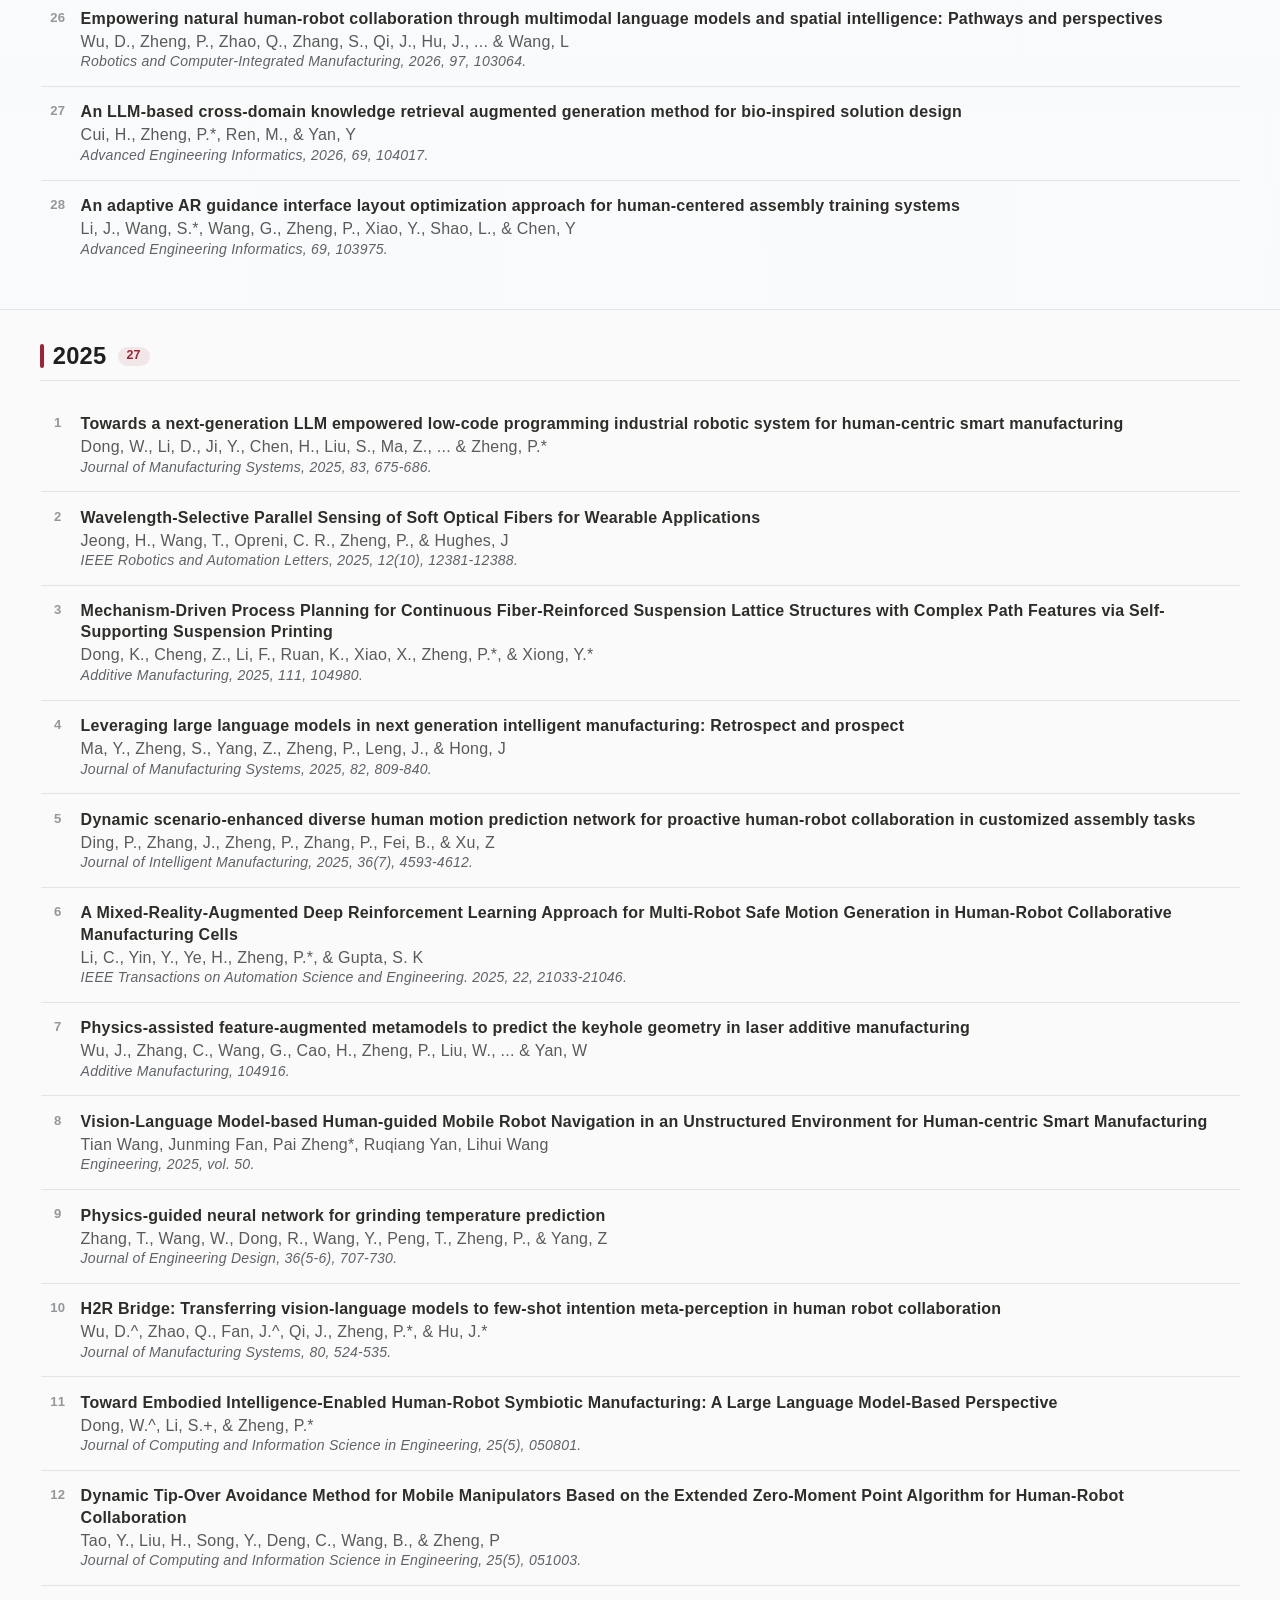
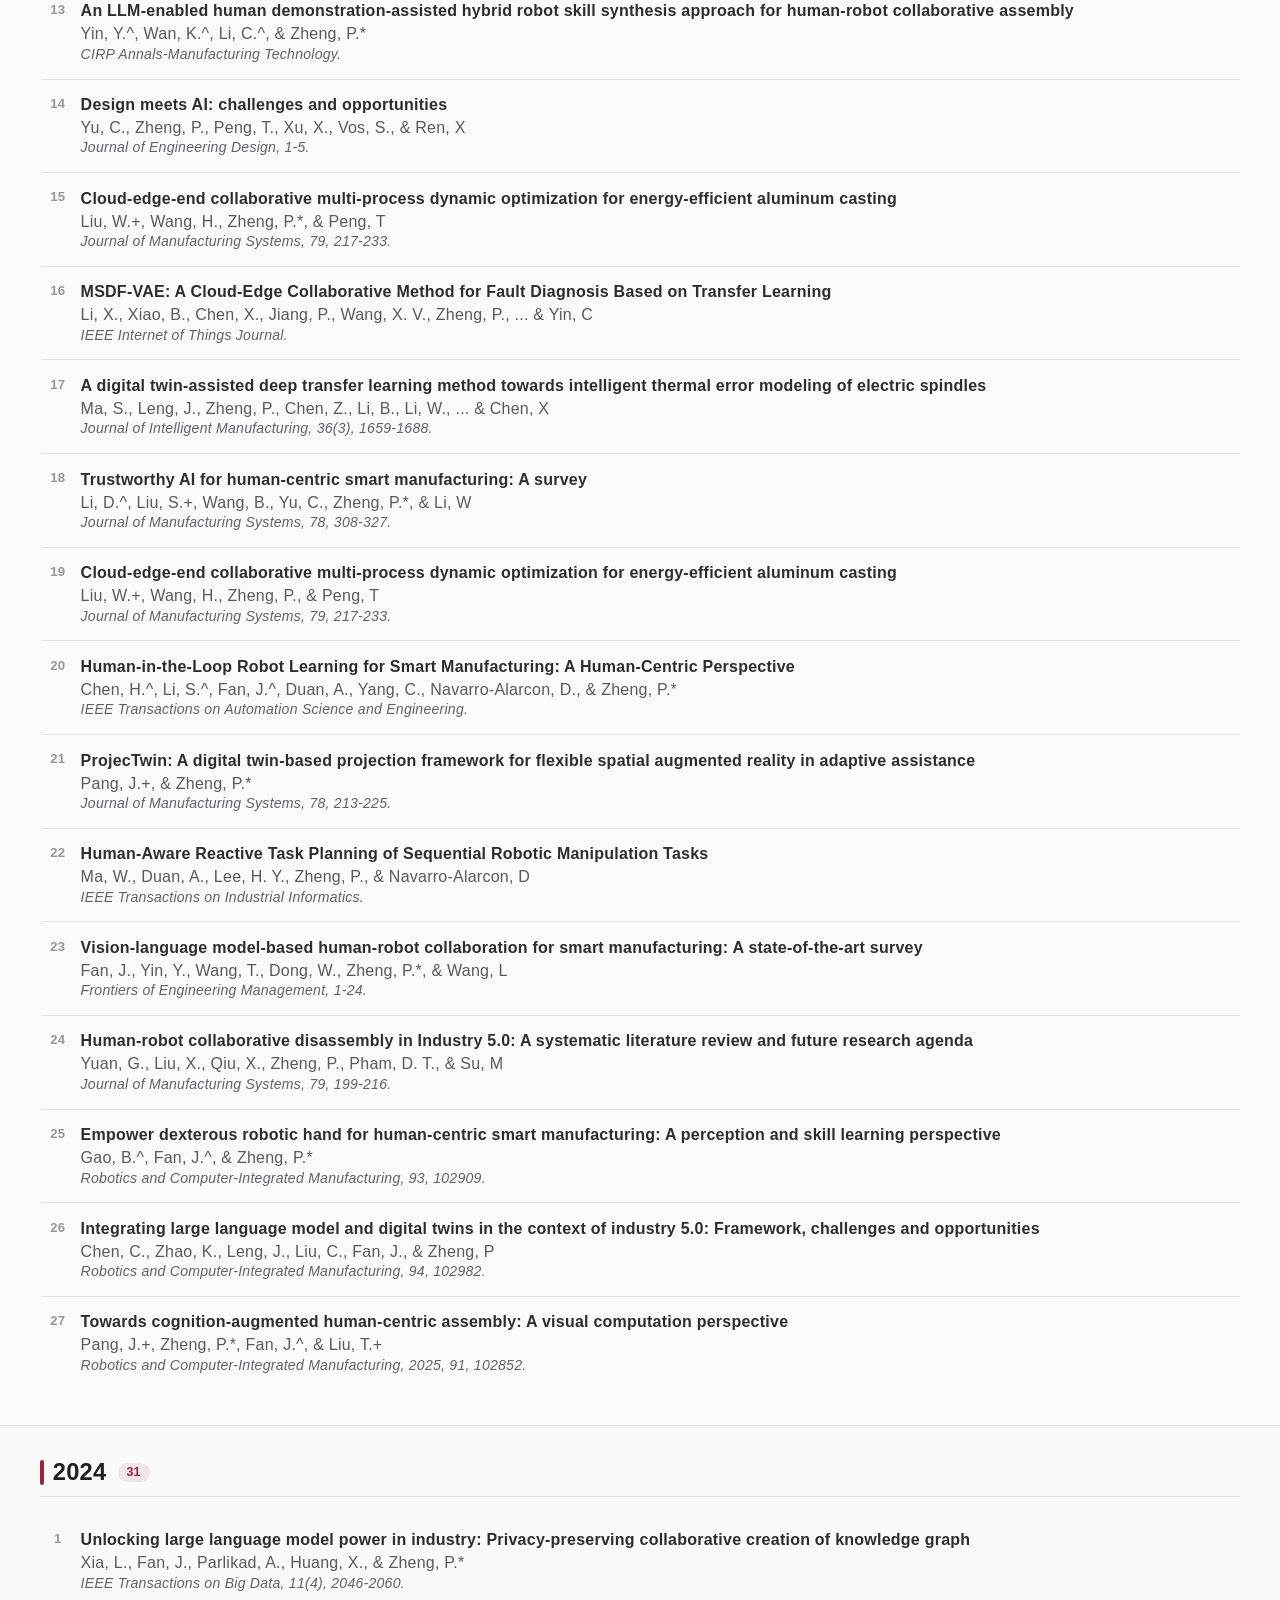
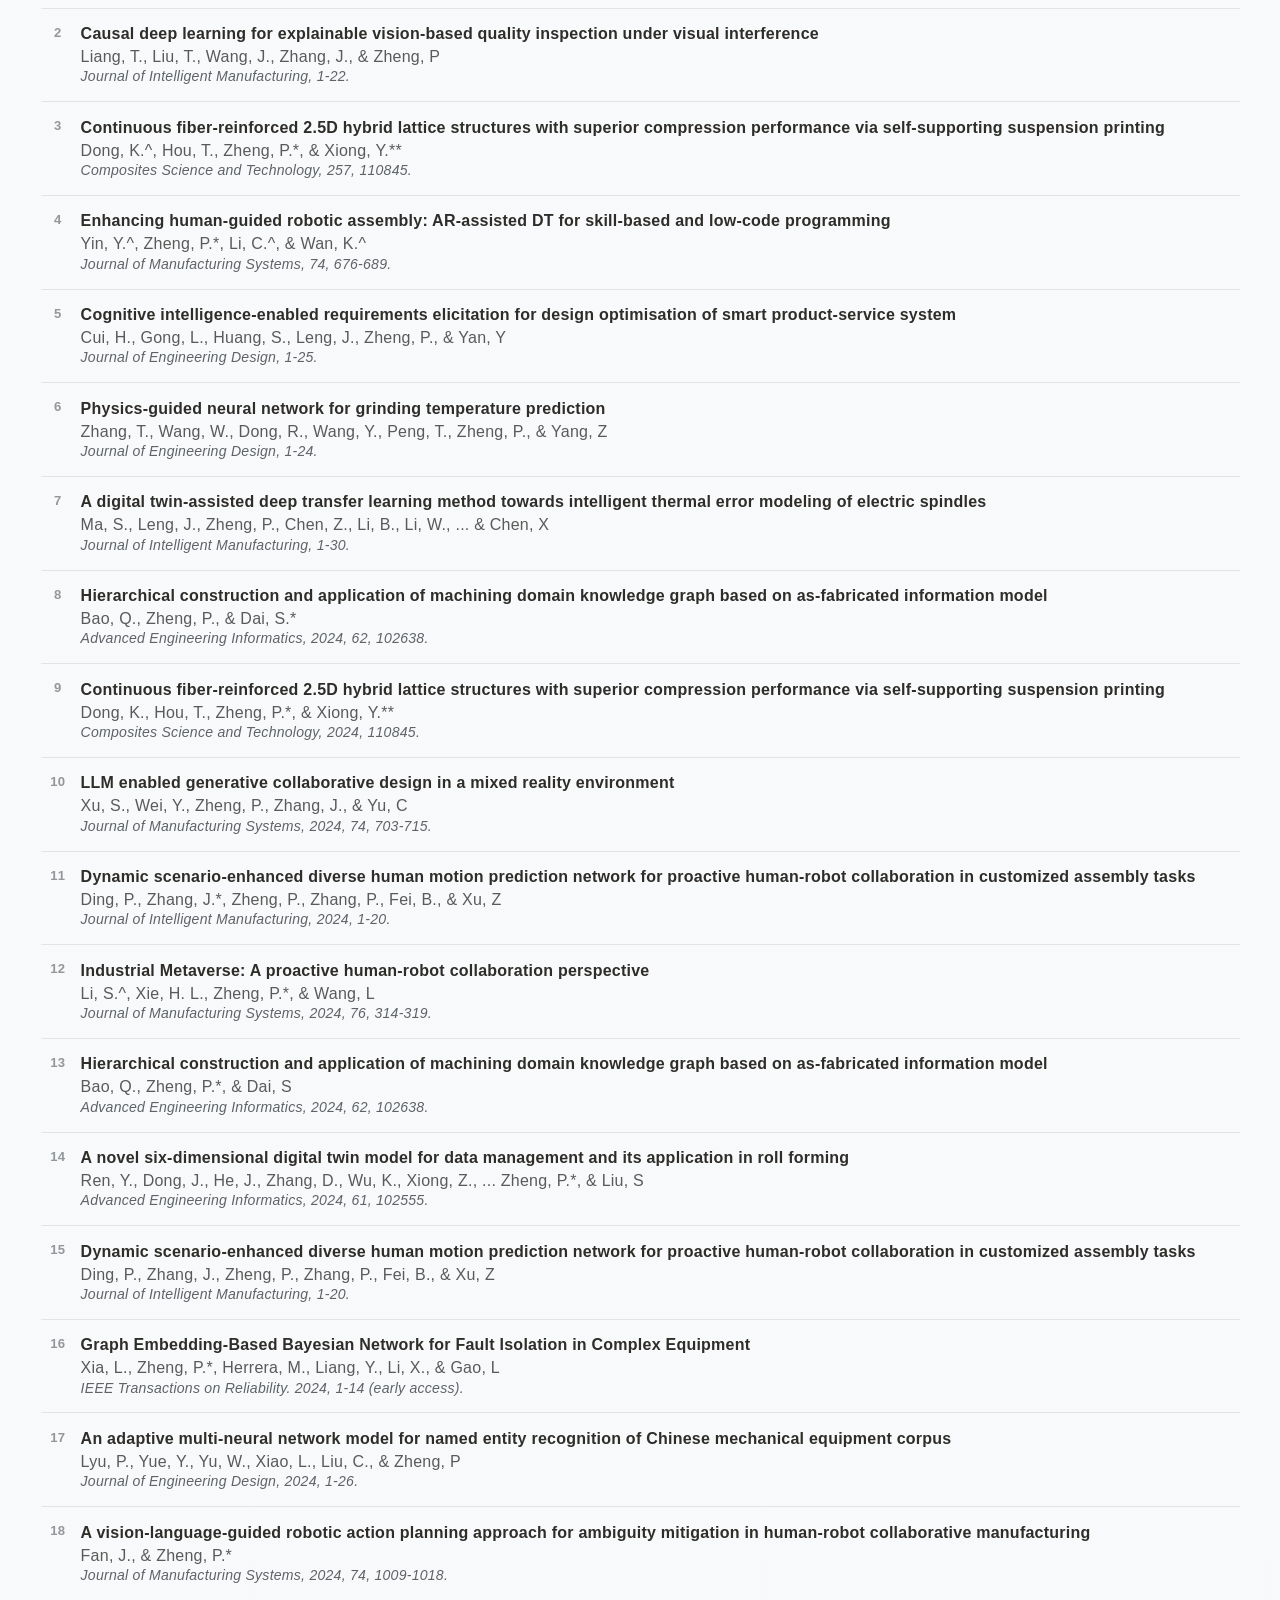
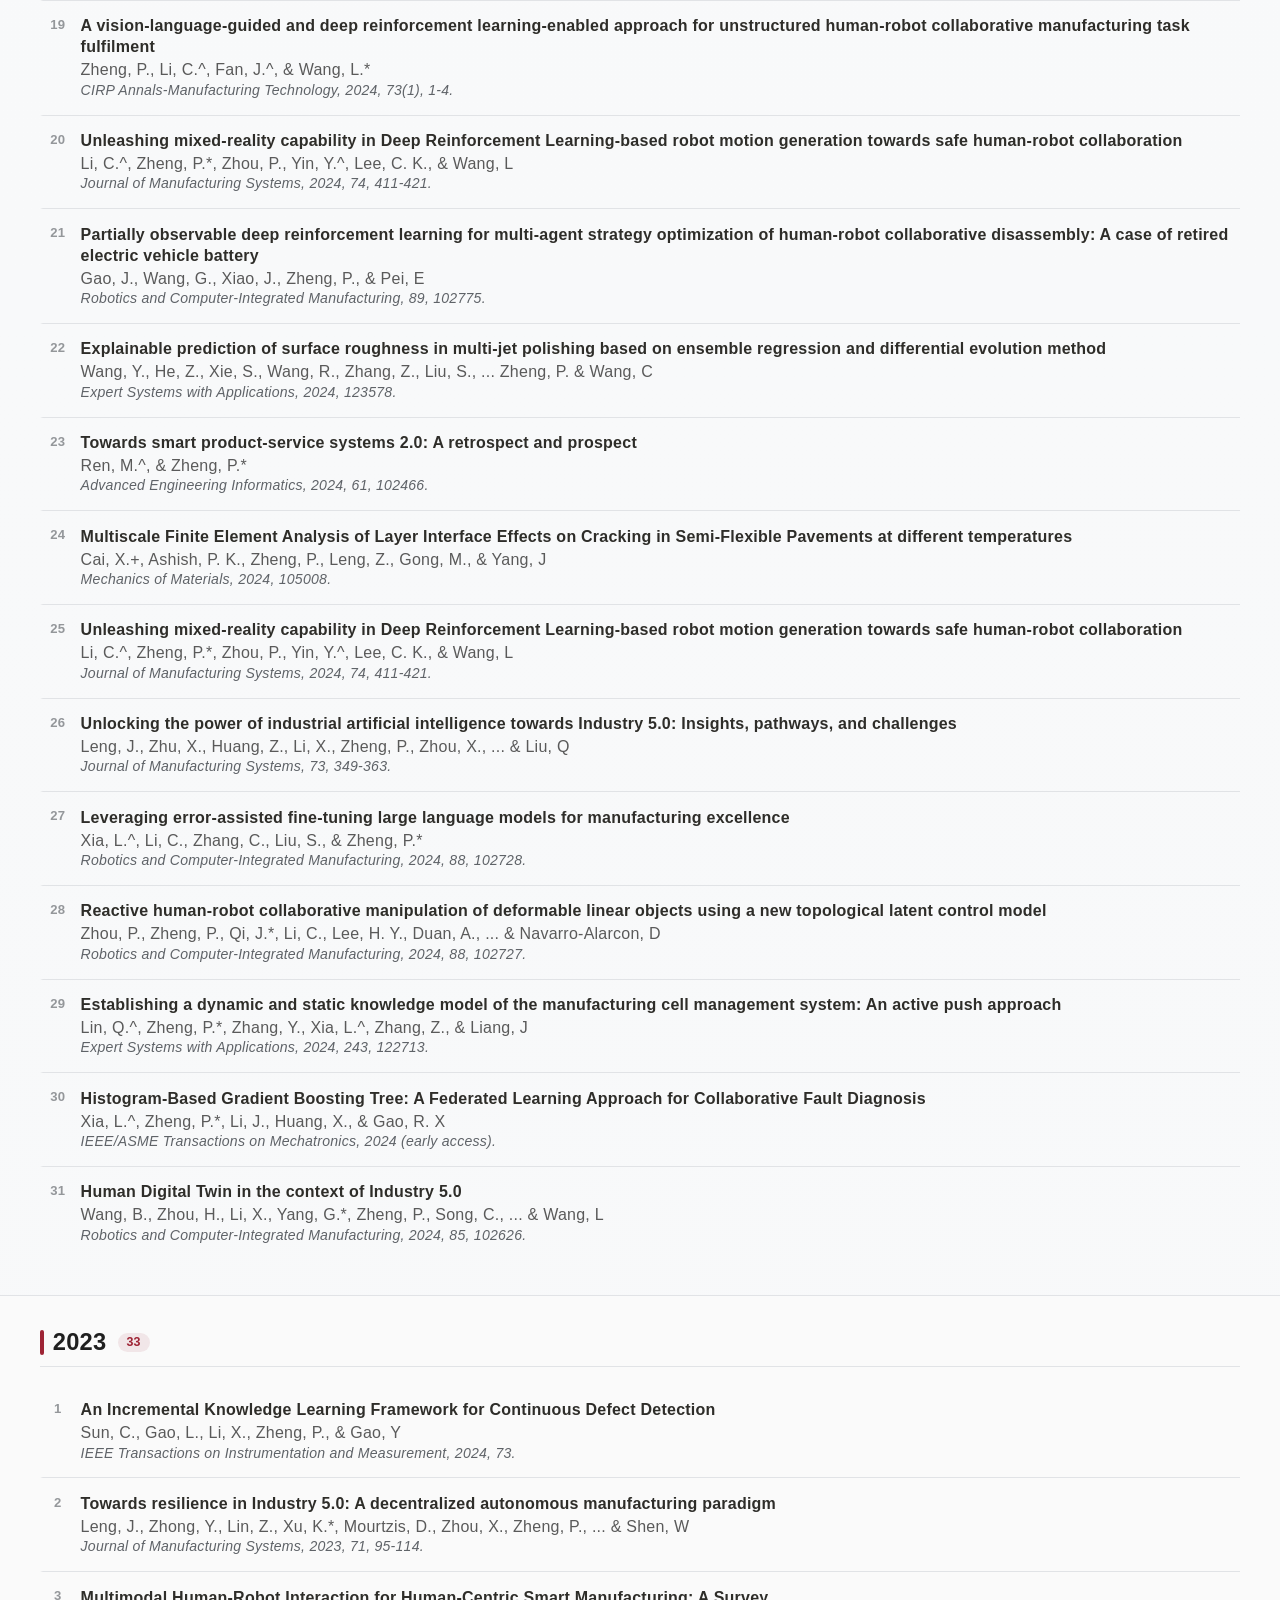
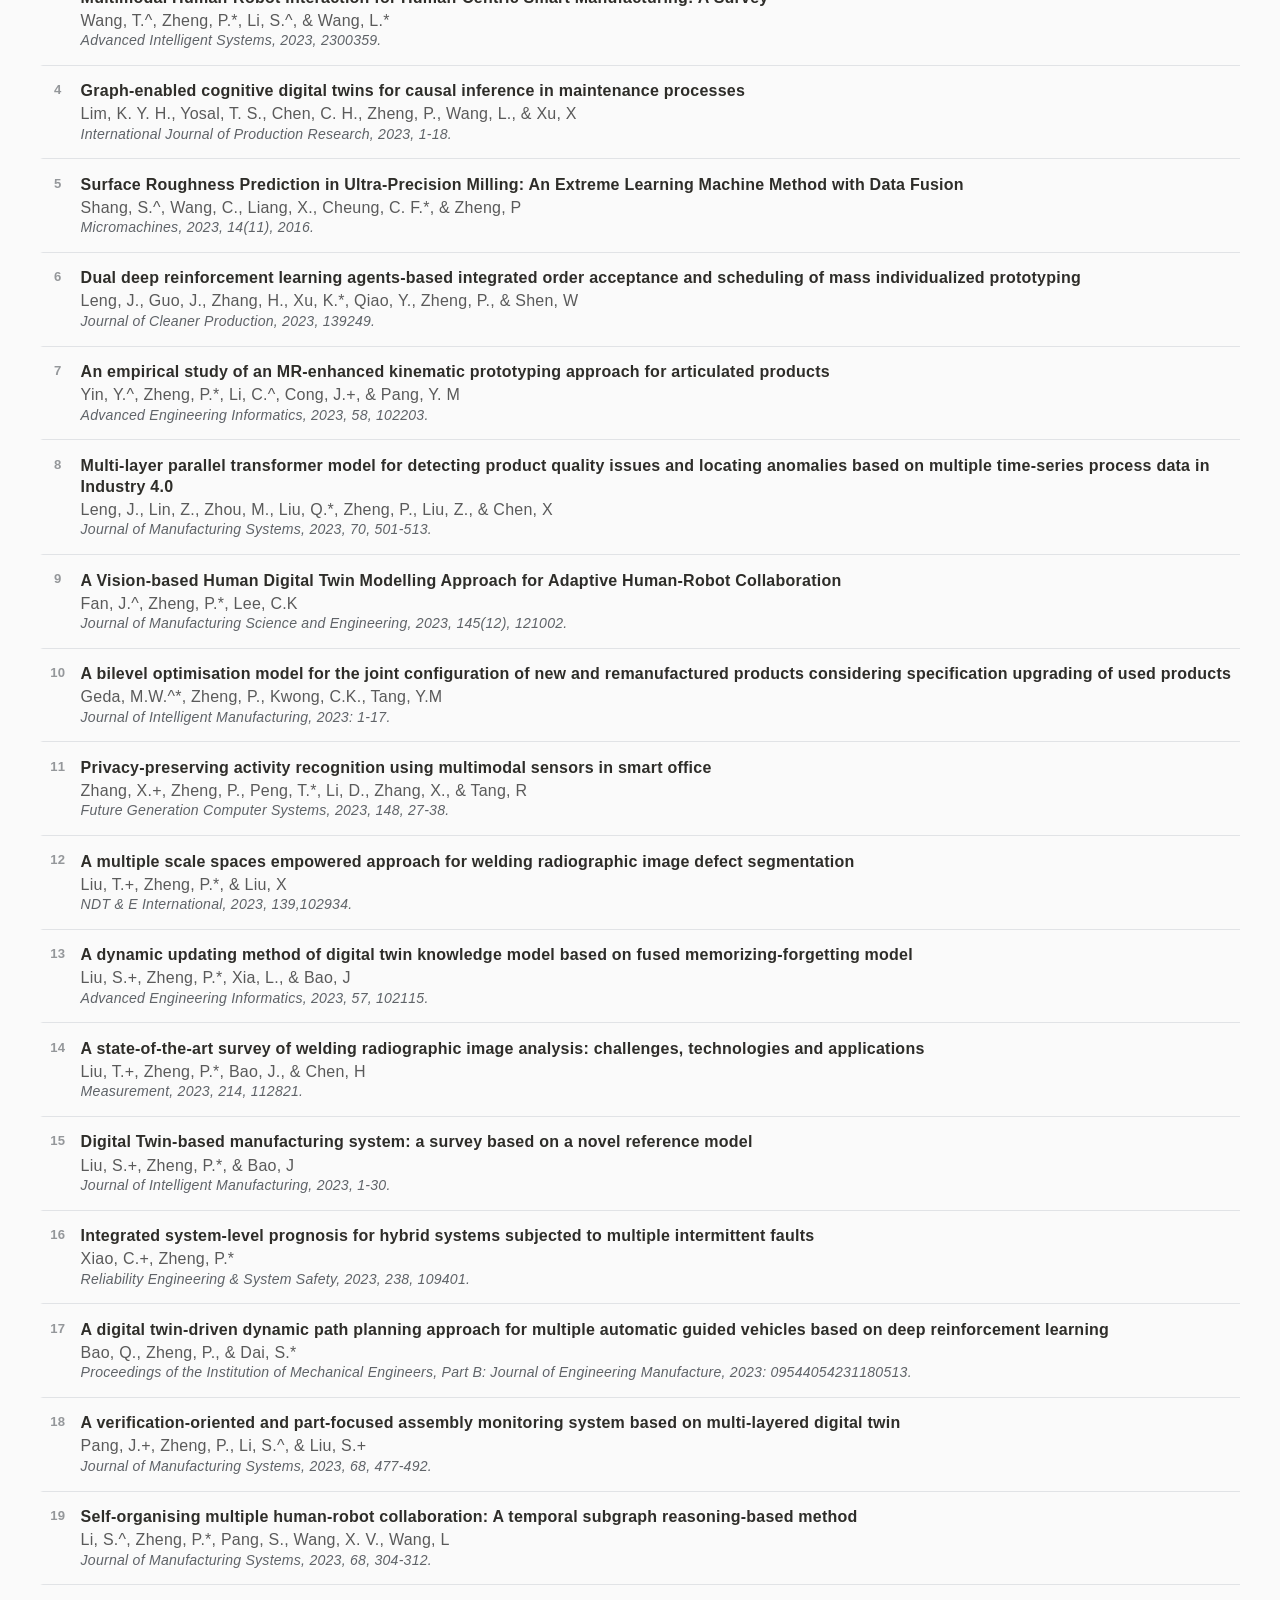
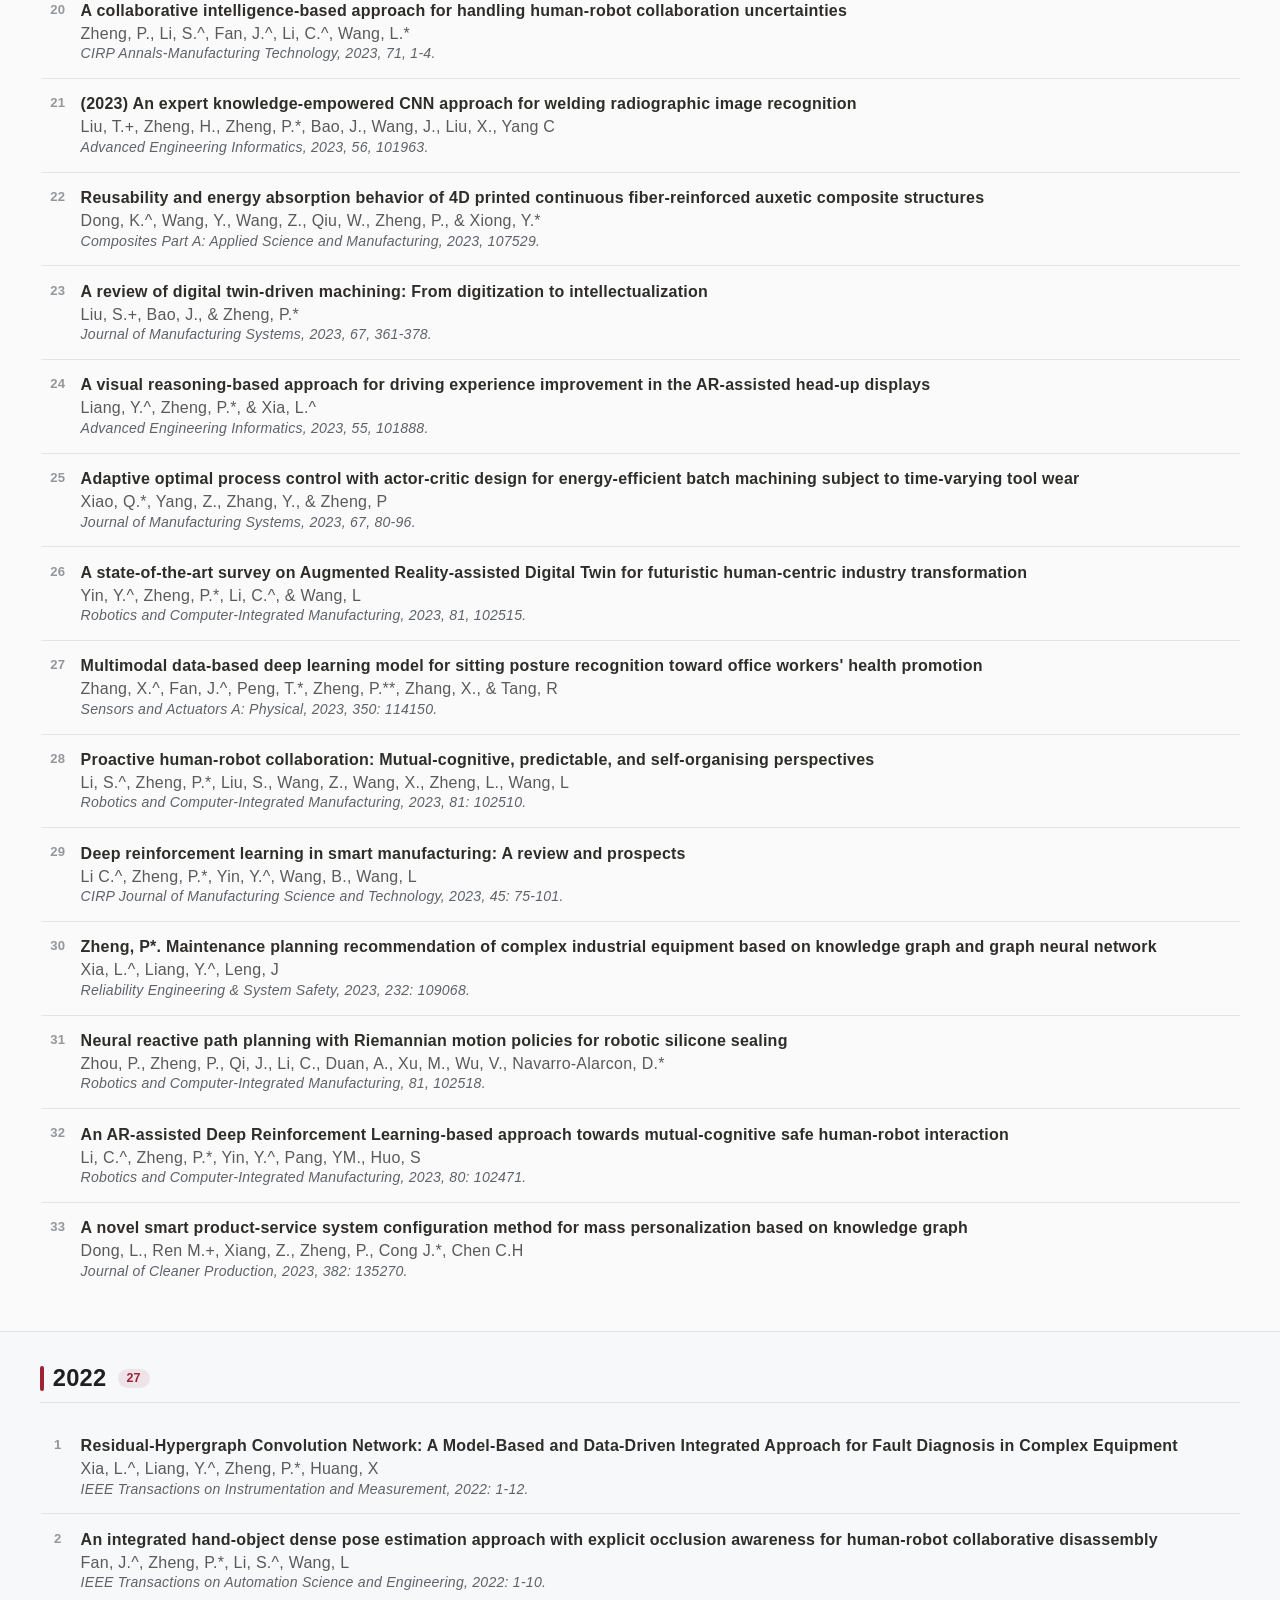
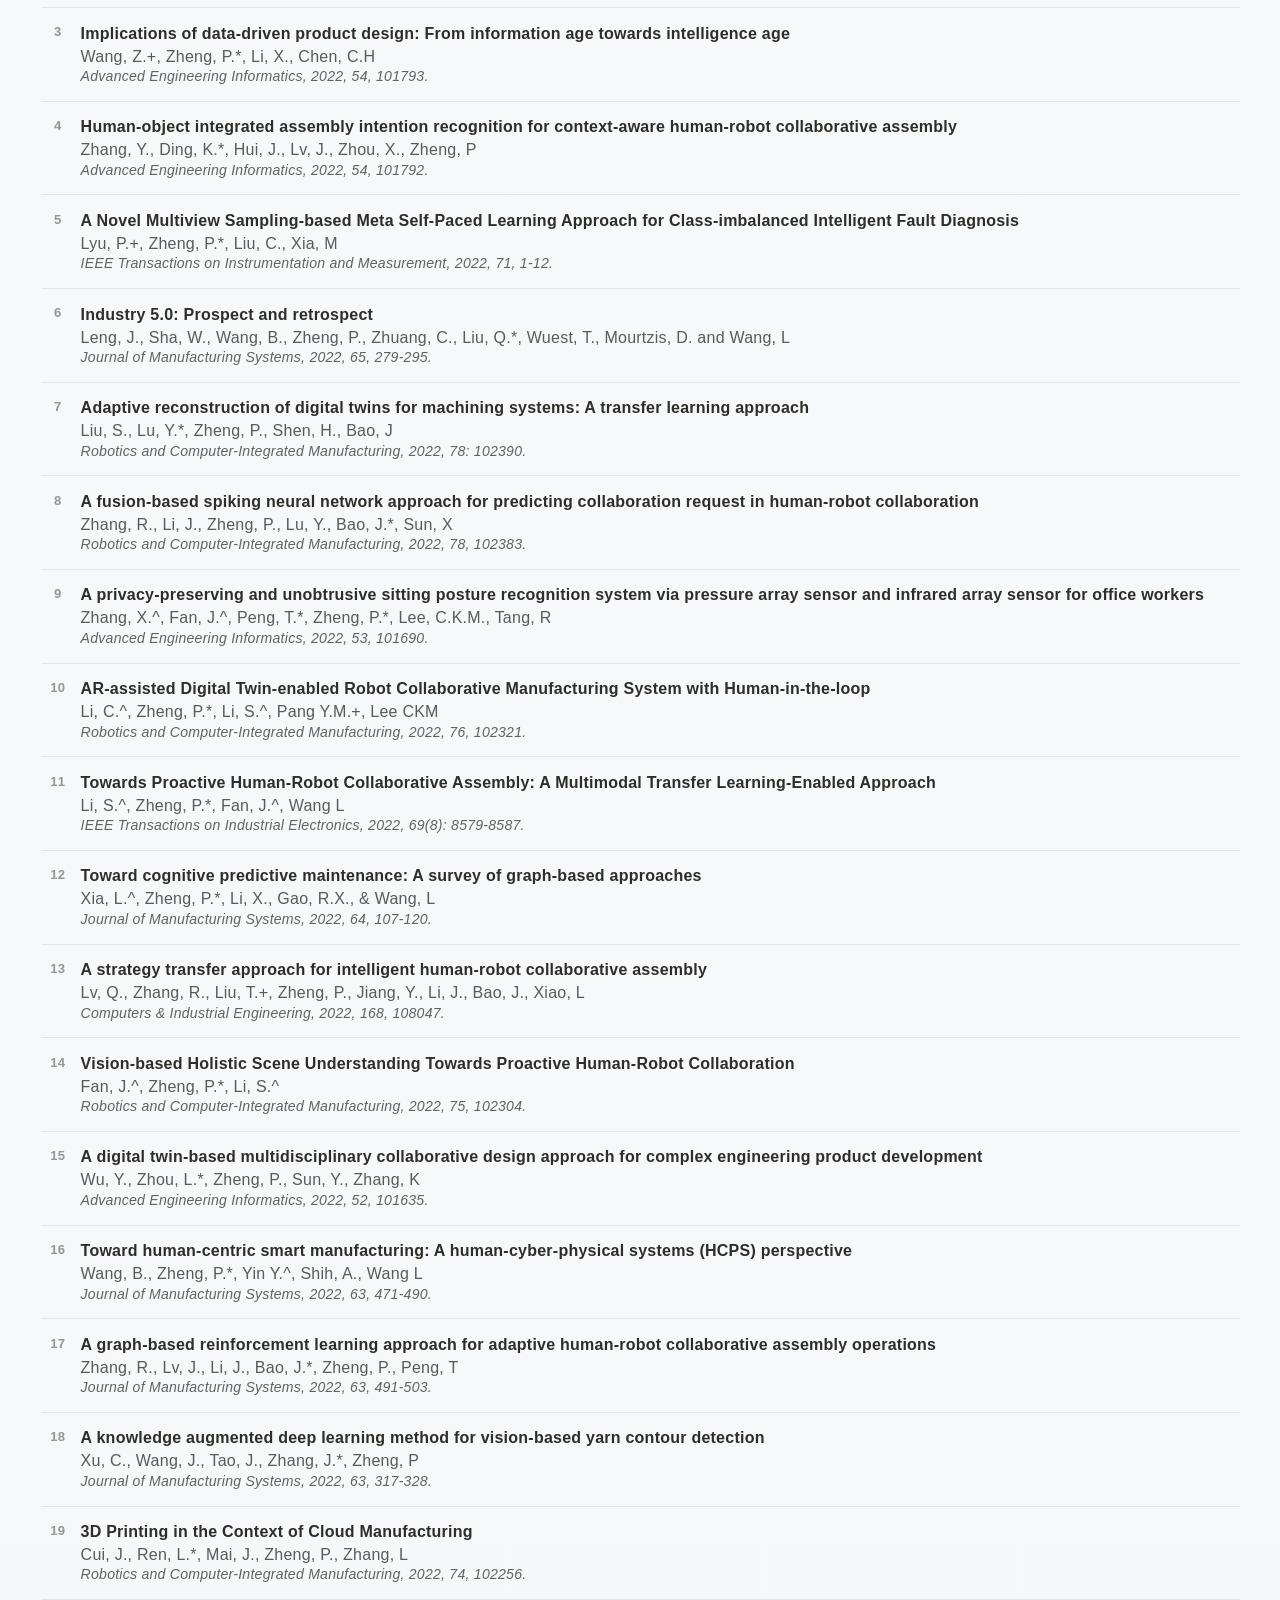
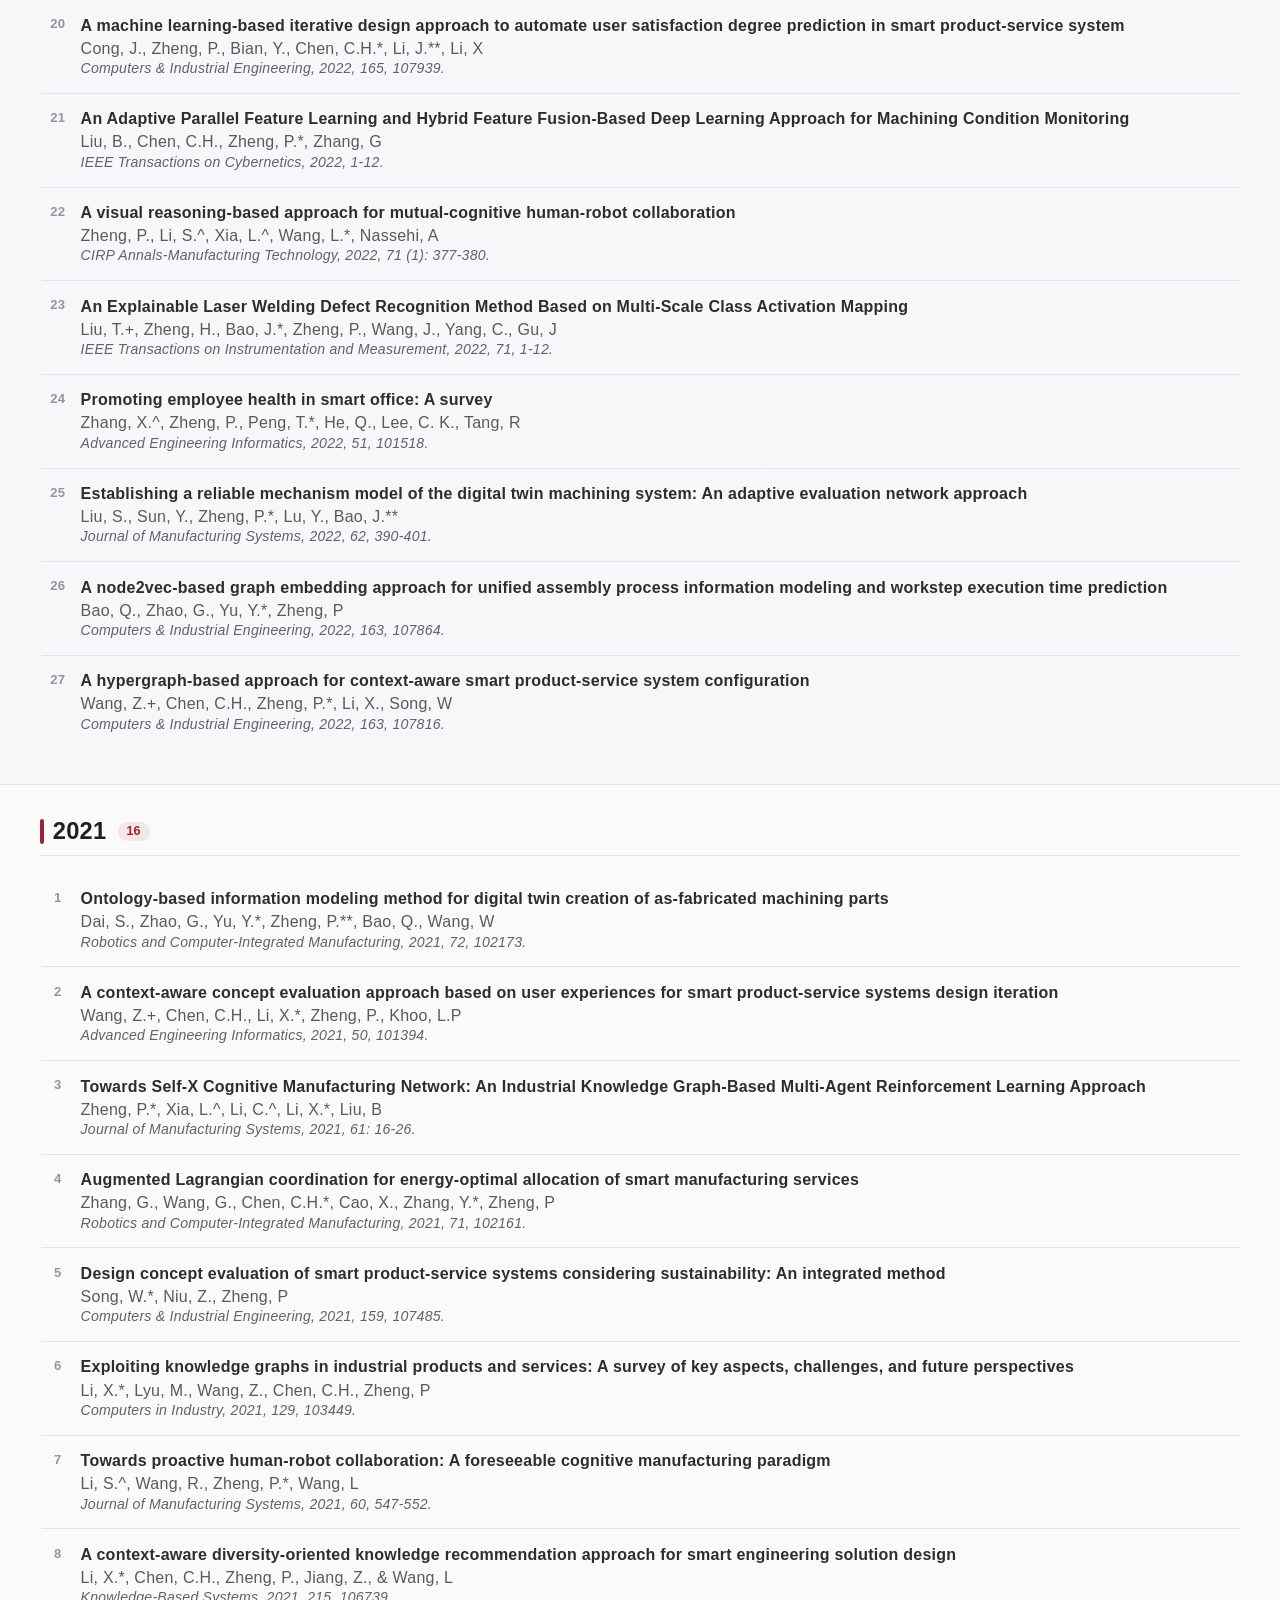
<file: publication.html>
<!DOCTYPE html>
<html lang="en">
<head>
  <meta charset="UTF-8">
  <meta name="viewport" content="width=device-width, initial-scale=1.0">
  <meta name="description" content="RAIDS Group publications — peer-reviewed papers in human–robot collaboration, smart manufacturing, and industrial AI.">
  <title>RAIDS | Publications</title>
  <link rel="icon" href="assets/icons/raids.png" type="image/png">
  <link rel="stylesheet" href="styles/main.css">
  <link rel="stylesheet" href="styles/pages/publications.css">
</head>
<body class="publication-page">
  <header class="site-header">
    <div class="wrap nav-wrap">
      <a class="brand" href="index.html" aria-label="RAIDS Home">
        <img class="brand-logo" src="assets/icons/raids.png" alt="" width="36" height="36">
        <span class="brand-mark">RAIDS</span>
      </a>
      <button class="nav-toggle" type="button" aria-expanded="false" aria-controls="site-nav" aria-label="Open menu">
        <span class="nav-toggle-bar" aria-hidden="true"></span>
        <span class="nav-toggle-bar" aria-hidden="true"></span>
        <span class="nav-toggle-bar" aria-hidden="true"></span>
      </button>
      <nav class="top-nav" id="site-nav" aria-label="Primary">
        <a href="index.html">Home</a>
        <a href="research.html">Research</a>
        <a href="project.html">Projects</a>
        <a href="demos.html">Demos</a>
        <div class="nav-dropdown">
          <button type="button" class="nav-dropdown-toggle" aria-expanded="false" aria-controls="nav-people-submenu">People</button>
          <div class="nav-submenu" id="nav-people-submenu" role="group" aria-label="People">
            <a href="people.html">RAIDS</a>
            <a href="people-cobotai.html">CobotAI</a>
          </div>
        </div>
        <a class="active" href="publication.html">Publications</a>
        <div class="nav-dropdown">
          <button type="button" class="nav-dropdown-toggle" aria-expanded="false" aria-controls="nav-honors-submenu">Honors</button>
          <div class="nav-submenu" id="nav-honors-submenu" role="group" aria-label="Honors">
            <a href="honors.html">RAIDS</a>
            <a href="honors-cobotai.html">CobotAI</a>
          </div>
        </div>
      </nav>
    </div>
  </header>

  <main>
    <section class="page-hero">
      <div class="wrap">
        <p class="eyebrow">Publications</p>
        <h1 class="page-title">Publications</h1>
        <p class="section-lead">
          A curated list of peer-reviewed journal and conference papers spanning human–robot
          collaboration, smart product-service systems, digital twins, and industrial embodied intelligence.
        </p>
      </div>
    </section>

    <section class="section pub-overview-section">
      <div class="wrap">
        <ul class="pub-stats" aria-label="Publication highlights">
          <li class="pub-stat">
            <span class="pub-stat-value">194</span>
            <span class="pub-stat-label">Total publications</span>
          </li>
          <li class="pub-stat">
            <span class="pub-stat-value">2017–2027</span>
            <span class="pub-stat-label">Years covered</span>
          </li>
          <li class="pub-stat">
            <span class="pub-stat-value">28</span>
            <span class="pub-stat-label">Papers in 2026</span>
          </li>
          <li class="pub-stat">
            <span class="pub-stat-value">20+</span>
            <span class="pub-stat-label">ESI Highly Cited Papers</span>
          </li>
        </ul>
        <p class="pub-legend">* corresponding author &nbsp;·&nbsp; # PhD supervisor &nbsp;·&nbsp; ^ PhD student &nbsp;·&nbsp; + research staff</p>
        <nav class="pub-years-nav" aria-label="Jump to year">
          <a href="#year-2027">2027</a>
          <a href="#year-2026">2026</a>
          <a href="#year-2025">2025</a>
          <a href="#year-2024">2024</a>
          <a href="#year-2023">2023</a>
          <a href="#year-2022">2022</a>
          <a href="#year-2021">2021</a>
          <a href="#year-2020">2020</a>
          <a href="#year-2019">2019</a>
          <a href="#year-2018">2018</a>
          <a href="#year-2017">2017</a>
        </nav>
      </div>
    </section>

    <section class="section section-alt pub-year-section">
      <div class="wrap">
        <h2 id="year-2027">2027 <span class="pub-count">1</span></h2>
        <p class="pub-note" aria-hidden="true">* corresponding author, # PhD supervisor, ^ PhD student, + research staff.</p>
        <ol class="pub-list">
          <li>
            <span class="pub-title">Tactile rolling fingertip-informed DLO shape modeling and manipulation method for bimanual cable routing</span>
            <span class="pub-authors">Tao, Y.*, Gao, H., Ren, F.**, Chen, Y., Feng, Y., Fu, W., Zheng, P., Leng, J., and Wei, H</span>
            <span class="pub-meta">Robotics and Computer-Integrated Manufacturing, 103, 103377.</span>
          </li>
        </ol>
      </div>
    </section>
    <section class="section pub-year-section">
      <div class="wrap">
        <h2 id="year-2026">2026 <span class="pub-count">28</span></h2>
        <p class="pub-note" aria-hidden="true">* corresponding author, # PhD supervisor, ^ PhD student, + research staff.</p>
        <ol class="pub-list">
          <li>
            <span class="pub-title">CAD-guided editable 3D Gaussian reconstruction framework for industrial assembly preview</span>
            <span class="pub-authors">Wang, Y., Zhang, C., Pang, J.+*, &amp; Zheng, P</span>
            <span class="pub-meta">Advanced Engineering Informatics, 76, 105028.</span>
          </li>
          <li>
            <span class="pub-title">Knowledge graph-driven deep reinforcement learning for human-centric smart configuration of open-architecture robotic assembly lines</span>
            <span class="pub-authors">Guo, J., Su, X., Zhu, T., Leng, J.*, Dong, Y., Zheng, P., Liu, Q., &amp; Chen, X</span>
            <span class="pub-meta">Advanced Engineering Informatics, 76, 105059.</span>
          </li>
          <li>
            <span class="pub-title">Perception, assessment and enhancement for operators in human-centric manufacturing cells: An ergonomics-oriented systematic review</span>
            <span class="pub-authors">Bao, Q.+*, Niu, J., Zheng, P., Guo, H., &amp; Zhang, A</span>
            <span class="pub-meta">Journal of Manufacturing Systems, 88, 52-87.</span>
          </li>
          <li>
            <span class="pub-title">PAEAR: Point Clouds Area Exploration and Active Recognition method driven by reinforcement learning for robotic welding</span>
            <span class="pub-authors">Tao, Y., Tan, D., Ren, F., Zheng, P., Leng, J., Liu, Y., ... &amp; Wang, L</span>
            <span class="pub-meta">Robotics and Computer-Integrated Manufacturing, 102, 103340.</span>
          </li>
          <li>
            <span class="pub-title">Adaptive Physics-informed Transformer with Gaussian process residual compensation for inverse dynamics modeling in Human-Robot Collaboration</span>
            <span class="pub-authors">Qian, R., Zhang, X., Li, D., Xia, L., &amp; Zheng, P</span>
            <span class="pub-meta">Robotics and Computer-Integrated Manufacturing, 101, 103299.</span>
          </li>
          <li>
            <span class="pub-title">Multi-modal fusion-enhanced fuzzy adaptive variable impedance control with improved DBN for robotic constant force blade grinding</span>
            <span class="pub-authors">Tao, Y., Xue, J., Liu, Y., Yang, L., Leng, J., Zheng, P., ... &amp; Wei, H</span>
            <span class="pub-meta">Robotics and Computer-Integrated Manufacturing, 101, 103294.</span>
          </li>
          <li>
            <span class="pub-title">Review and perspectives on multimodal perception, mutual cognition, and embodied execution for human-robot collaboration in Industry 5.0</span>
            <span class="pub-authors">Ding, K., Mao, Q., Zhang, Y., Zhang, Y., Zheng, P., &amp; Wang, L</span>
            <span class="pub-meta">Robotics and Computer-Integrated Manufacturing, 101, 103280.</span>
          </li>
          <li>
            <span class="pub-title">VLAbot: A human Vision-Language-Action models interaction framework for robotic assembly</span>
            <span class="pub-authors">Wang, X., Dengxiong, X., Bai, S., Zheng, P., &amp; Zhang, Y</span>
            <span class="pub-meta">Robotics and Computer-Integrated Manufacturing, 100, 103268.</span>
          </li>
          <li>
            <span class="pub-title">Handedness-aware motion mapping for human-robot teleoperation via meta-motion alignment and trajectory reconstruction</span>
            <span class="pub-authors">Tao, Y., Wan, J., Fu, W., Wei, H., Ren, F., Zheng, P., ... &amp; Wang, L</span>
            <span class="pub-meta">Journal of Manufacturing Systems, 86, 1202-1228.</span>
          </li>
          <li>
            <span class="pub-title">A mixed reality-assisted human-to-robot skill transfer approach for contact-rich assembly via visuomotor primitives</span>
            <span class="pub-authors">Wu, D., Zhao, Q., Shen, Y., Li, J., Zheng, P., Qi, J., &amp; Hu, J</span>
            <span class="pub-meta">Robotics and Computer-Integrated Manufacturing, 99, 103208.</span>
          </li>
          <li>
            <span class="pub-title">Hierarchy-aware prompt tuning with bidirectional information propagation for failure data mining</span>
            <span class="pub-authors">Ding, Y., Zhu, F., Zheng, P., &amp; Xie, M</span>
            <span class="pub-meta">Knowledge-Based Systems, 116252.</span>
          </li>
          <li>
            <span class="pub-title">A vision-language conditioned physics-aware imitation learning approach for bimanual robotic dexterous assembly</span>
            <span class="pub-authors">Wang, T., Gao, B., Ma, H., Zhang, G., Wu, D., &amp; Zheng, P.*</span>
            <span class="pub-meta">CIRP Annals-Manufacturing Technology.</span>
          </li>
          <li>
            <span class="pub-title">An operations memory-enhanced multi-agent system for human-centric manufacturing process monitoring and decision support</span>
            <span class="pub-authors">Li, D., Dong, W., Ji, Y., Li, W., Zheng, P.*, &amp; Ong, S. K</span>
            <span class="pub-meta">CIRP Annals-Manufacturing Technology.</span>
          </li>
          <li>
            <span class="pub-title">A digital twin-enabled system for real-time interactive monitoring and evaluation of aircraft tooling in the assembly process</span>
            <span class="pub-authors">Chen, Q., Zhang, Y.*, Lu, Y., Cui, J., Hou, C., Zheng, P.*, &amp; Liu, W</span>
            <span class="pub-meta">Journal of Manufacturing Systems, 85, 571-592.</span>
          </li>
          <li>
            <span class="pub-title">Physics-informed embodied intelligence in the foundation model era: Advancing robot manipulation for smart manufacturing</span>
            <span class="pub-authors">Li, S., Liu, C., Zhao, J., Zheng, P., Wang, X. V., &amp; Wang, L</span>
            <span class="pub-meta">Advanced Engineering Informatics, 71, 104370.</span>
          </li>
          <li>
            <span class="pub-title">Hybrid digital twins for smart manufacturing: Architectures, fusion paradigm, and implementation challenges</span>
            <span class="pub-authors">Zhang, X., Kou, Y., Zhang, X., Shi, Q., Hu, Y., Wu, H., ... &amp; Zheng, P.*</span>
            <span class="pub-meta">Journal of Manufacturing Systems, 85, 51-71.</span>
          </li>
          <li>
            <span class="pub-title">A mixed reality-assisted scene-centric robot programming approach for human-robot collaborative manufacturing</span>
            <span class="pub-authors">Yin, Y., Fan, J., Liu, A., &amp; Zheng, P.*</span>
            <span class="pub-meta">Robotics and Computer-Integrated Manufacturing, 2026, 98, 103146.</span>
          </li>
          <li>
            <span class="pub-title">A wavelet-constrained band attention neural network for physics-informed interpretable tool wear prediction</span>
            <span class="pub-authors">Li, D., Chen, J., Chen, Z., He, G., Feng, W., Wang, Z., ... Zheng, P.*, &amp; Li, W.**</span>
            <span class="pub-meta">Computers &amp; Industrial Engineering, 111996.</span>
          </li>
          <li>
            <span class="pub-title">Hybrid structural design for 2.5D continuous fiber-reinforced lattice composites with enhanced out-of-plane bending performance</span>
            <span class="pub-authors">Dong, K., Yang, T., Zhao, D., Zheng, P., &amp; Xiong, Y</span>
            <span class="pub-meta">Composite Structures, 120288.</span>
          </li>
          <li>
            <span class="pub-title">An Artificial Intelligence-Generated Content-Enabled Personalized Design Approach for Proactive User Interaction in an Immersive Environment</span>
            <span class="pub-authors">Ren, M., Fan, J., Ting Chan, W., Lee, C. K., &amp; Zheng, P.*</span>
            <span class="pub-meta">Journal of Mechanical Design, 2026, 148(4), 044501.</span>
          </li>
          <li>
            <span class="pub-title">Resilience-enhancing multi-strategy decision-making for dynamic scheduling in manufacturing systems</span>
            <span class="pub-authors">Guo, X., Yang, M., Zheng, P., Leng, J., Chen, C., Zhang, K., ... &amp; Huang, Z</span>
            <span class="pub-meta">Journal of Manufacturing Systems, 84, 269-288.</span>
          </li>
          <li>
            <span class="pub-title">Human-centric manufacturing: Re-thinking, Re-justifying, and Re-envisioning</span>
            <span class="pub-authors">Xu, X.*, Ji, T., Zheng, P., &amp; Wang, L</span>
            <span class="pub-meta">Journal of Manufacturing Systems, 84, 259-268.</span>
          </li>
          <li>
            <span class="pub-title">Intention recognition and task allocation in human-robot collaborative assembly based on adaptive networks and DT belief space-GA</span>
            <span class="pub-authors">He, J., Zhang, C., Wang, Y., Zheng, P., &amp; Zhang, J</span>
            <span class="pub-meta">Journal of Manufacturing Systems, 84, 20-39.</span>
          </li>
          <li>
            <span class="pub-title">Aircraft assembly process planning based on knowledge graph constructed by integrating LLMs and SLMs</span>
            <span class="pub-authors">Ma, Y., Zheng, S., Yang, Z.*, Zheng, P., Leng, J., &amp; Hong, J</span>
            <span class="pub-meta">Journal of Manufacturing Systems, 84, 1-19.</span>
          </li>
          <li>
            <span class="pub-title">LLM based autonomous agent of human-robot collaboration for aerospace wire harnessing assembly</span>
            <span class="pub-authors">Wang, Y., Guo, Q., Zheng, L., Wang, B., Zheng, P., &amp; Qi, Z</span>
            <span class="pub-meta">Robotics and Computer-Integrated Manufacturing, 2026, 97, 103120.</span>
          </li>
          <li>
            <span class="pub-title">Empowering natural human-robot collaboration through multimodal language models and spatial intelligence: Pathways and perspectives</span>
            <span class="pub-authors">Wu, D., Zheng, P., Zhao, Q., Zhang, S., Qi, J., Hu, J., ... &amp; Wang, L</span>
            <span class="pub-meta">Robotics and Computer-Integrated Manufacturing, 2026, 97, 103064.</span>
          </li>
          <li>
            <span class="pub-title">An LLM-based cross-domain knowledge retrieval augmented generation method for bio-inspired solution design</span>
            <span class="pub-authors">Cui, H., Zheng, P.*, Ren, M., &amp; Yan, Y</span>
            <span class="pub-meta">Advanced Engineering Informatics, 2026, 69, 104017.</span>
          </li>
          <li>
            <span class="pub-title">An adaptive AR guidance interface layout optimization approach for human-centered assembly training systems</span>
            <span class="pub-authors">Li, J., Wang, S.*, Wang, G., Zheng, P., Xiao, Y., Shao, L., &amp; Chen, Y</span>
            <span class="pub-meta">Advanced Engineering Informatics, 69, 103975.</span>
          </li>
        </ol>
      </div>
    </section>
    <section class="section section-alt">
      <div class="wrap">
        <h2 id="year-2025">2025 <span class="pub-count">27</span></h2>
        <p class="pub-note">* corresponding author, # PhD supervisor, ^ PhD student, + research staff.</p>
        <ol class="pub-list">
          <li>
            <span class="pub-title">Towards a next-generation LLM empowered low-code programming industrial robotic system for human-centric smart manufacturing</span>
            <span class="pub-authors">Dong, W., Li, D., Ji, Y., Chen, H., Liu, S., Ma, Z., ... &amp; Zheng, P.*</span>
            <span class="pub-meta">Journal of Manufacturing Systems, 2025, 83, 675-686.</span>
          </li>
          <li>
            <span class="pub-title">Wavelength-Selective Parallel Sensing of Soft Optical Fibers for Wearable Applications</span>
            <span class="pub-authors">Jeong, H., Wang, T., Opreni, C. R., Zheng, P., &amp; Hughes, J</span>
            <span class="pub-meta">IEEE Robotics and Automation Letters, 2025, 12(10), 12381-12388.</span>
          </li>
          <li>
            <span class="pub-title">Mechanism-Driven Process Planning for Continuous Fiber-Reinforced Suspension Lattice Structures with Complex Path Features via Self-Supporting Suspension Printing</span>
            <span class="pub-authors">Dong, K., Cheng, Z., Li, F., Ruan, K., Xiao, X., Zheng, P.*, &amp; Xiong, Y.*</span>
            <span class="pub-meta">Additive Manufacturing, 2025, 111, 104980.</span>
          </li>
          <li>
            <span class="pub-title">Leveraging large language models in next generation intelligent manufacturing: Retrospect and prospect</span>
            <span class="pub-authors">Ma, Y., Zheng, S., Yang, Z., Zheng, P., Leng, J., &amp; Hong, J</span>
            <span class="pub-meta">Journal of Manufacturing Systems, 2025, 82, 809-840.</span>
          </li>
          <li>
            <span class="pub-title">Dynamic scenario-enhanced diverse human motion prediction network for proactive human-robot collaboration in customized assembly tasks</span>
            <span class="pub-authors">Ding, P., Zhang, J., Zheng, P., Zhang, P., Fei, B., &amp; Xu, Z</span>
            <span class="pub-meta">Journal of Intelligent Manufacturing, 2025, 36(7), 4593-4612.</span>
          </li>
          <li>
            <span class="pub-title">A Mixed-Reality-Augmented Deep Reinforcement Learning Approach for Multi-Robot Safe Motion Generation in Human-Robot Collaborative Manufacturing Cells</span>
            <span class="pub-authors">Li, C., Yin, Y., Ye, H., Zheng, P.*, &amp; Gupta, S. K</span>
            <span class="pub-meta">IEEE Transactions on Automation Science and Engineering. 2025, 22, 21033-21046.</span>
          </li>
          <li>
            <span class="pub-title">Physics-assisted feature-augmented metamodels to predict the keyhole geometry in laser additive manufacturing</span>
            <span class="pub-authors">Wu, J., Zhang, C., Wang, G., Cao, H., Zheng, P., Liu, W., ... &amp; Yan, W</span>
            <span class="pub-meta">Additive Manufacturing, 104916.</span>
          </li>
          <li>
            <span class="pub-title">Vision-Language Model-based Human-guided Mobile Robot Navigation in an Unstructured Environment for Human-centric Smart Manufacturing</span>
            <span class="pub-authors">Tian Wang, Junming Fan, Pai Zheng*, Ruqiang Yan, Lihui Wang</span>
            <span class="pub-meta">Engineering, 2025, vol. 50.</span>
          </li>
          <li>
            <span class="pub-title">Physics-guided neural network for grinding temperature prediction</span>
            <span class="pub-authors">Zhang, T., Wang, W., Dong, R., Wang, Y., Peng, T., Zheng, P., &amp; Yang, Z</span>
            <span class="pub-meta">Journal of Engineering Design, 36(5-6), 707-730.</span>
          </li>
          <li>
            <span class="pub-title">H2R Bridge: Transferring vision-language models to few-shot intention meta-perception in human robot collaboration</span>
            <span class="pub-authors">Wu, D.^, Zhao, Q., Fan, J.^, Qi, J., Zheng, P.*, &amp; Hu, J.*</span>
            <span class="pub-meta">Journal of Manufacturing Systems, 80, 524-535.</span>
          </li>
          <li>
            <span class="pub-title">Toward Embodied Intelligence-Enabled Human-Robot Symbiotic Manufacturing: A Large Language Model-Based Perspective</span>
            <span class="pub-authors">Dong, W.^, Li, S.+, &amp; Zheng, P.*</span>
            <span class="pub-meta">Journal of Computing and Information Science in Engineering, 25(5), 050801.</span>
          </li>
          <li>
            <span class="pub-title">Dynamic Tip-Over Avoidance Method for Mobile Manipulators Based on the Extended Zero-Moment Point Algorithm for Human-Robot Collaboration</span>
            <span class="pub-authors">Tao, Y., Liu, H., Song, Y., Deng, C., Wang, B., &amp; Zheng, P</span>
            <span class="pub-meta">Journal of Computing and Information Science in Engineering, 25(5), 051003.</span>
          </li>
          <li>
            <span class="pub-title">An LLM-enabled human demonstration-assisted hybrid robot skill synthesis approach for human-robot collaborative assembly</span>
            <span class="pub-authors">Yin, Y.^, Wan, K.^, Li, C.^, &amp; Zheng, P.*</span>
            <span class="pub-meta">CIRP Annals-Manufacturing Technology.</span>
          </li>
          <li>
            <span class="pub-title">Design meets AI: challenges and opportunities</span>
            <span class="pub-authors">Yu, C., Zheng, P., Peng, T., Xu, X., Vos, S., &amp; Ren, X</span>
            <span class="pub-meta">Journal of Engineering Design, 1-5.</span>
          </li>
          <li>
            <span class="pub-title">Cloud-edge-end collaborative multi-process dynamic optimization for energy-efficient aluminum casting</span>
            <span class="pub-authors">Liu, W.+, Wang, H., Zheng, P.*, &amp; Peng, T</span>
            <span class="pub-meta">Journal of Manufacturing Systems, 79, 217-233.</span>
          </li>
          <li>
            <span class="pub-title">MSDF-VAE: A Cloud-Edge Collaborative Method for Fault Diagnosis Based on Transfer Learning</span>
            <span class="pub-authors">Li, X., Xiao, B., Chen, X., Jiang, P., Wang, X. V., Zheng, P., ... &amp; Yin, C</span>
            <span class="pub-meta">IEEE Internet of Things Journal.</span>
          </li>
          <li>
            <span class="pub-title">A digital twin-assisted deep transfer learning method towards intelligent thermal error modeling of electric spindles</span>
            <span class="pub-authors">Ma, S., Leng, J., Zheng, P., Chen, Z., Li, B., Li, W., ... &amp; Chen, X</span>
            <span class="pub-meta">Journal of Intelligent Manufacturing, 36(3), 1659-1688.</span>
          </li>
          <li>
            <span class="pub-title">Trustworthy AI for human-centric smart manufacturing: A survey</span>
            <span class="pub-authors">Li, D.^, Liu, S.+, Wang, B., Yu, C., Zheng, P.*, &amp; Li, W</span>
            <span class="pub-meta">Journal of Manufacturing Systems, 78, 308-327.</span>
          </li>
          <li>
            <span class="pub-title">Cloud-edge-end collaborative multi-process dynamic optimization for energy-efficient aluminum casting</span>
            <span class="pub-authors">Liu, W.+, Wang, H., Zheng, P., &amp; Peng, T</span>
            <span class="pub-meta">Journal of Manufacturing Systems, 79, 217-233.</span>
          </li>
          <li>
            <span class="pub-title">Human-in-the-Loop Robot Learning for Smart Manufacturing: A Human-Centric Perspective</span>
            <span class="pub-authors">Chen, H.^, Li, S.^, Fan, J.^, Duan, A., Yang, C., Navarro-Alarcon, D., &amp; Zheng, P.*</span>
            <span class="pub-meta">IEEE Transactions on Automation Science and Engineering.</span>
          </li>
          <li>
            <span class="pub-title">ProjecTwin: A digital twin-based projection framework for flexible spatial augmented reality in adaptive assistance</span>
            <span class="pub-authors">Pang, J.+, &amp; Zheng, P.*</span>
            <span class="pub-meta">Journal of Manufacturing Systems, 78, 213-225.</span>
          </li>
          <li>
            <span class="pub-title">Human-Aware Reactive Task Planning of Sequential Robotic Manipulation Tasks</span>
            <span class="pub-authors">Ma, W., Duan, A., Lee, H. Y., Zheng, P., &amp; Navarro-Alarcon, D</span>
            <span class="pub-meta">IEEE Transactions on Industrial Informatics.</span>
          </li>
          <li>
            <span class="pub-title">Vision-language model-based human-robot collaboration for smart manufacturing: A state-of-the-art survey</span>
            <span class="pub-authors">Fan, J., Yin, Y., Wang, T., Dong, W., Zheng, P.*, &amp; Wang, L</span>
            <span class="pub-meta">Frontiers of Engineering Management, 1-24.</span>
          </li>
          <li>
            <span class="pub-title">Human-robot collaborative disassembly in Industry 5.0: A systematic literature review and future research agenda</span>
            <span class="pub-authors">Yuan, G., Liu, X., Qiu, X., Zheng, P., Pham, D. T., &amp; Su, M</span>
            <span class="pub-meta">Journal of Manufacturing Systems, 79, 199-216.</span>
          </li>
          <li>
            <span class="pub-title">Empower dexterous robotic hand for human-centric smart manufacturing: A perception and skill learning perspective</span>
            <span class="pub-authors">Gao, B.^, Fan, J.^, &amp; Zheng, P.*</span>
            <span class="pub-meta">Robotics and Computer-Integrated Manufacturing, 93, 102909.</span>
          </li>
          <li>
            <span class="pub-title">Integrating large language model and digital twins in the context of industry 5.0: Framework, challenges and opportunities</span>
            <span class="pub-authors">Chen, C., Zhao, K., Leng, J., Liu, C., Fan, J., &amp; Zheng, P</span>
            <span class="pub-meta">Robotics and Computer-Integrated Manufacturing, 94, 102982.</span>
          </li>
          <li>
            <span class="pub-title">Towards cognition-augmented human-centric assembly: A visual computation perspective</span>
            <span class="pub-authors">Pang, J.+, Zheng, P.*, Fan, J.^, &amp; Liu, T.+</span>
            <span class="pub-meta">Robotics and Computer-Integrated Manufacturing, 2025, 91, 102852.</span>
          </li>
        </ol>
      </div>
    </section>
    <section class="section">
      <div class="wrap">
        <h2 id="year-2024">2024 <span class="pub-count">31</span></h2>
        <p class="pub-note">* corresponding author, # PhD supervisor, ^ PhD student, + research staff.</p>
        <ol class="pub-list">
          <li>
            <span class="pub-title">Unlocking large language model power in industry: Privacy-preserving collaborative creation of knowledge graph</span>
            <span class="pub-authors">Xia, L., Fan, J., Parlikad, A., Huang, X., &amp; Zheng, P.*</span>
            <span class="pub-meta">IEEE Transactions on Big Data, 11(4), 2046-2060.</span>
          </li>
          <li>
            <span class="pub-title">Causal deep learning for explainable vision-based quality inspection under visual interference</span>
            <span class="pub-authors">Liang, T., Liu, T., Wang, J., Zhang, J., &amp; Zheng, P</span>
            <span class="pub-meta">Journal of Intelligent Manufacturing, 1-22.</span>
          </li>
          <li>
            <span class="pub-title">Continuous fiber-reinforced 2.5D hybrid lattice structures with superior compression performance via self-supporting suspension printing</span>
            <span class="pub-authors">Dong, K.^, Hou, T., Zheng, P.*, &amp; Xiong, Y.**</span>
            <span class="pub-meta">Composites Science and Technology, 257, 110845.</span>
          </li>
          <li>
            <span class="pub-title">Enhancing human-guided robotic assembly: AR-assisted DT for skill-based and low-code programming</span>
            <span class="pub-authors">Yin, Y.^, Zheng, P.*, Li, C.^, &amp; Wan, K.^</span>
            <span class="pub-meta">Journal of Manufacturing Systems, 74, 676-689.</span>
          </li>
          <li>
            <span class="pub-title">Cognitive intelligence-enabled requirements elicitation for design optimisation of smart product-service system</span>
            <span class="pub-authors">Cui, H., Gong, L., Huang, S., Leng, J., Zheng, P., &amp; Yan, Y</span>
            <span class="pub-meta">Journal of Engineering Design, 1-25.</span>
          </li>
          <li>
            <span class="pub-title">Physics-guided neural network for grinding temperature prediction</span>
            <span class="pub-authors">Zhang, T., Wang, W., Dong, R., Wang, Y., Peng, T., Zheng, P., &amp; Yang, Z</span>
            <span class="pub-meta">Journal of Engineering Design, 1-24.</span>
          </li>
          <li>
            <span class="pub-title">A digital twin-assisted deep transfer learning method towards intelligent thermal error modeling of electric spindles</span>
            <span class="pub-authors">Ma, S., Leng, J., Zheng, P., Chen, Z., Li, B., Li, W., ... &amp; Chen, X</span>
            <span class="pub-meta">Journal of Intelligent Manufacturing, 1-30.</span>
          </li>
          <li>
            <span class="pub-title">Hierarchical construction and application of machining domain knowledge graph based on as-fabricated information model</span>
            <span class="pub-authors">Bao, Q., Zheng, P., &amp; Dai, S.*</span>
            <span class="pub-meta">Advanced Engineering Informatics, 2024, 62, 102638.</span>
          </li>
          <li>
            <span class="pub-title">Continuous fiber-reinforced 2.5D hybrid lattice structures with superior compression performance via self-supporting suspension printing</span>
            <span class="pub-authors">Dong, K., Hou, T., Zheng, P.*, &amp; Xiong, Y.**</span>
            <span class="pub-meta">Composites Science and Technology, 2024, 110845.</span>
          </li>
          <li>
            <span class="pub-title">LLM enabled generative collaborative design in a mixed reality environment</span>
            <span class="pub-authors">Xu, S., Wei, Y., Zheng, P., Zhang, J., &amp; Yu, C</span>
            <span class="pub-meta">Journal of Manufacturing Systems, 2024, 74, 703-715.</span>
          </li>
          <li>
            <span class="pub-title">Dynamic scenario-enhanced diverse human motion prediction network for proactive human-robot collaboration in customized assembly tasks</span>
            <span class="pub-authors">Ding, P., Zhang, J.*, Zheng, P., Zhang, P., Fei, B., &amp; Xu, Z</span>
            <span class="pub-meta">Journal of Intelligent Manufacturing, 2024, 1-20.</span>
          </li>
          <li>
            <span class="pub-title">Industrial Metaverse: A proactive human-robot collaboration perspective</span>
            <span class="pub-authors">Li, S.^, Xie, H. L., Zheng, P.*, &amp; Wang, L</span>
            <span class="pub-meta">Journal of Manufacturing Systems, 2024, 76, 314-319.</span>
          </li>
          <li>
            <span class="pub-title">Hierarchical construction and application of machining domain knowledge graph based on as-fabricated information model</span>
            <span class="pub-authors">Bao, Q., Zheng, P.*, &amp; Dai, S</span>
            <span class="pub-meta">Advanced Engineering Informatics, 2024, 62, 102638.</span>
          </li>
          <li>
            <span class="pub-title">A novel six-dimensional digital twin model for data management and its application in roll forming</span>
            <span class="pub-authors">Ren, Y., Dong, J., He, J., Zhang, D., Wu, K., Xiong, Z., ... Zheng, P.*, &amp; Liu, S</span>
            <span class="pub-meta">Advanced Engineering Informatics, 2024, 61, 102555.</span>
          </li>
          <li>
            <span class="pub-title">Dynamic scenario-enhanced diverse human motion prediction network for proactive human-robot collaboration in customized assembly tasks</span>
            <span class="pub-authors">Ding, P., Zhang, J., Zheng, P., Zhang, P., Fei, B., &amp; Xu, Z</span>
            <span class="pub-meta">Journal of Intelligent Manufacturing, 1-20.</span>
          </li>
          <li>
            <span class="pub-title">Graph Embedding-Based Bayesian Network for Fault Isolation in Complex Equipment</span>
            <span class="pub-authors">Xia, L., Zheng, P.*, Herrera, M., Liang, Y., Li, X., &amp; Gao, L</span>
            <span class="pub-meta">IEEE Transactions on Reliability. 2024, 1-14 (early access).</span>
          </li>
          <li>
            <span class="pub-title">An adaptive multi-neural network model for named entity recognition of Chinese mechanical equipment corpus</span>
            <span class="pub-authors">Lyu, P., Yue, Y., Yu, W., Xiao, L., Liu, C., &amp; Zheng, P</span>
            <span class="pub-meta">Journal of Engineering Design, 2024, 1-26.</span>
          </li>
          <li>
            <span class="pub-title">A vision-language-guided robotic action planning approach for ambiguity mitigation in human-robot collaborative manufacturing</span>
            <span class="pub-authors">Fan, J., &amp; Zheng, P.*</span>
            <span class="pub-meta">Journal of Manufacturing Systems, 2024, 74, 1009-1018.</span>
          </li>
          <li>
            <span class="pub-title">A vision-language-guided and deep reinforcement learning-enabled approach for unstructured human-robot collaborative manufacturing task fulfilment</span>
            <span class="pub-authors">Zheng, P., Li, C.^, Fan, J.^, &amp; Wang, L.*</span>
            <span class="pub-meta">CIRP Annals-Manufacturing Technology, 2024, 73(1), 1-4.</span>
          </li>
          <li>
            <span class="pub-title">Unleashing mixed-reality capability in Deep Reinforcement Learning-based robot motion generation towards safe human-robot collaboration</span>
            <span class="pub-authors">Li, C.^, Zheng, P.*, Zhou, P., Yin, Y.^, Lee, C. K., &amp; Wang, L</span>
            <span class="pub-meta">Journal of Manufacturing Systems, 2024, 74, 411-421.</span>
          </li>
          <li>
            <span class="pub-title">Partially observable deep reinforcement learning for multi-agent strategy optimization of human-robot collaborative disassembly: A case of retired electric vehicle battery</span>
            <span class="pub-authors">Gao, J., Wang, G., Xiao, J., Zheng, P., &amp; Pei, E</span>
            <span class="pub-meta">Robotics and Computer-Integrated Manufacturing, 89, 102775.</span>
          </li>
          <li>
            <span class="pub-title">Explainable prediction of surface roughness in multi-jet polishing based on ensemble regression and differential evolution method</span>
            <span class="pub-authors">Wang, Y., He, Z., Xie, S., Wang, R., Zhang, Z., Liu, S., ... Zheng, P. &amp; Wang, C</span>
            <span class="pub-meta">Expert Systems with Applications, 2024, 123578.</span>
          </li>
          <li>
            <span class="pub-title">Towards smart product-service systems 2.0: A retrospect and prospect</span>
            <span class="pub-authors">Ren, M.^, &amp; Zheng, P.*</span>
            <span class="pub-meta">Advanced Engineering Informatics, 2024, 61, 102466.</span>
          </li>
          <li>
            <span class="pub-title">Multiscale Finite Element Analysis of Layer Interface Effects on Cracking in Semi-Flexible Pavements at different temperatures</span>
            <span class="pub-authors">Cai, X.+, Ashish, P. K., Zheng, P., Leng, Z., Gong, M., &amp; Yang, J</span>
            <span class="pub-meta">Mechanics of Materials, 2024, 105008.</span>
          </li>
          <li>
            <span class="pub-title">Unleashing mixed-reality capability in Deep Reinforcement Learning-based robot motion generation towards safe human-robot collaboration</span>
            <span class="pub-authors">Li, C.^, Zheng, P.*, Zhou, P., Yin, Y.^, Lee, C. K., &amp; Wang, L</span>
            <span class="pub-meta">Journal of Manufacturing Systems, 2024, 74, 411-421.</span>
          </li>
          <li>
            <span class="pub-title">Unlocking the power of industrial artificial intelligence towards Industry 5.0: Insights, pathways, and challenges</span>
            <span class="pub-authors">Leng, J., Zhu, X., Huang, Z., Li, X., Zheng, P., Zhou, X., ... &amp; Liu, Q</span>
            <span class="pub-meta">Journal of Manufacturing Systems, 73, 349-363.</span>
          </li>
          <li>
            <span class="pub-title">Leveraging error-assisted fine-tuning large language models for manufacturing excellence</span>
            <span class="pub-authors">Xia, L.^, Li, C., Zhang, C., Liu, S., &amp; Zheng, P.*</span>
            <span class="pub-meta">Robotics and Computer-Integrated Manufacturing, 2024, 88, 102728.</span>
          </li>
          <li>
            <span class="pub-title">Reactive human-robot collaborative manipulation of deformable linear objects using a new topological latent control model</span>
            <span class="pub-authors">Zhou, P., Zheng, P., Qi, J.*, Li, C., Lee, H. Y., Duan, A., ... &amp; Navarro-Alarcon, D</span>
            <span class="pub-meta">Robotics and Computer-Integrated Manufacturing, 2024, 88, 102727.</span>
          </li>
          <li>
            <span class="pub-title">Establishing a dynamic and static knowledge model of the manufacturing cell management system: An active push approach</span>
            <span class="pub-authors">Lin, Q.^, Zheng, P.*, Zhang, Y., Xia, L.^, Zhang, Z., &amp; Liang, J</span>
            <span class="pub-meta">Expert Systems with Applications, 2024, 243, 122713.</span>
          </li>
          <li>
            <span class="pub-title">Histogram-Based Gradient Boosting Tree: A Federated Learning Approach for Collaborative Fault Diagnosis</span>
            <span class="pub-authors">Xia, L.^, Zheng, P.*, Li, J., Huang, X., &amp; Gao, R. X</span>
            <span class="pub-meta">IEEE/ASME Transactions on Mechatronics, 2024 (early access).</span>
          </li>
          <li>
            <span class="pub-title">Human Digital Twin in the context of Industry 5.0</span>
            <span class="pub-authors">Wang, B., Zhou, H., Li, X., Yang, G.*, Zheng, P., Song, C., ... &amp; Wang, L</span>
            <span class="pub-meta">Robotics and Computer-Integrated Manufacturing, 2024, 85, 102626.</span>
          </li>
        </ol>
      </div>
    </section>
    <section class="section section-alt">
      <div class="wrap">
        <h2 id="year-2023">2023 <span class="pub-count">33</span></h2>
        <p class="pub-note">* corresponding author, # PhD supervisor, ^ PhD student, + research staff.</p>
        <ol class="pub-list">
          <li>
            <span class="pub-title">An Incremental Knowledge Learning Framework for Continuous Defect Detection</span>
            <span class="pub-authors">Sun, C., Gao, L., Li, X., Zheng, P., &amp; Gao, Y</span>
            <span class="pub-meta">IEEE Transactions on Instrumentation and Measurement, 2024, 73.</span>
          </li>
          <li>
            <span class="pub-title">Towards resilience in Industry 5.0: A decentralized autonomous manufacturing paradigm</span>
            <span class="pub-authors">Leng, J., Zhong, Y., Lin, Z., Xu, K.*, Mourtzis, D., Zhou, X., Zheng, P., ... &amp; Shen, W</span>
            <span class="pub-meta">Journal of Manufacturing Systems, 2023, 71, 95-114.</span>
          </li>
          <li>
            <span class="pub-title">Multimodal Human-Robot Interaction for Human-Centric Smart Manufacturing: A Survey</span>
            <span class="pub-authors">Wang, T.^, Zheng, P.*, Li, S.^, &amp; Wang, L.*</span>
            <span class="pub-meta">Advanced Intelligent Systems, 2023, 2300359.</span>
          </li>
          <li>
            <span class="pub-title">Graph-enabled cognitive digital twins for causal inference in maintenance processes</span>
            <span class="pub-authors">Lim, K. Y. H., Yosal, T. S., Chen, C. H., Zheng, P., Wang, L., &amp; Xu, X</span>
            <span class="pub-meta">International Journal of Production Research, 2023, 1-18.</span>
          </li>
          <li>
            <span class="pub-title">Surface Roughness Prediction in Ultra-Precision Milling: An Extreme Learning Machine Method with Data Fusion</span>
            <span class="pub-authors">Shang, S.^, Wang, C., Liang, X., Cheung, C. F.*, &amp; Zheng, P</span>
            <span class="pub-meta">Micromachines, 2023, 14(11), 2016.</span>
          </li>
          <li>
            <span class="pub-title">Dual deep reinforcement learning agents-based integrated order acceptance and scheduling of mass individualized prototyping</span>
            <span class="pub-authors">Leng, J., Guo, J., Zhang, H., Xu, K.*, Qiao, Y., Zheng, P., &amp; Shen, W</span>
            <span class="pub-meta">Journal of Cleaner Production, 2023, 139249.</span>
          </li>
          <li>
            <span class="pub-title">An empirical study of an MR-enhanced kinematic prototyping approach for articulated products</span>
            <span class="pub-authors">Yin, Y.^, Zheng, P.*, Li, C.^, Cong, J.+, &amp; Pang, Y. M</span>
            <span class="pub-meta">Advanced Engineering Informatics, 2023, 58, 102203.</span>
          </li>
          <li>
            <span class="pub-title">Multi-layer parallel transformer model for detecting product quality issues and locating anomalies based on multiple time-series process data in Industry 4.0</span>
            <span class="pub-authors">Leng, J., Lin, Z., Zhou, M., Liu, Q.*, Zheng, P., Liu, Z., &amp; Chen, X</span>
            <span class="pub-meta">Journal of Manufacturing Systems, 2023, 70, 501-513.</span>
          </li>
          <li>
            <span class="pub-title">A Vision-based Human Digital Twin Modelling Approach for Adaptive Human-Robot Collaboration</span>
            <span class="pub-authors">Fan, J.^, Zheng, P.*, Lee, C.K</span>
            <span class="pub-meta">Journal of Manufacturing Science and Engineering, 2023, 145(12), 121002.</span>
          </li>
          <li>
            <span class="pub-title">A bilevel optimisation model for the joint configuration of new and remanufactured products considering specification upgrading of used products</span>
            <span class="pub-authors">Geda, M.W.^*, Zheng, P., Kwong, C.K., Tang, Y.M</span>
            <span class="pub-meta">Journal of Intelligent Manufacturing, 2023: 1-17.</span>
          </li>
          <li>
            <span class="pub-title">Privacy-preserving activity recognition using multimodal sensors in smart office</span>
            <span class="pub-authors">Zhang, X.+, Zheng, P., Peng, T.*, Li, D., Zhang, X., &amp; Tang, R</span>
            <span class="pub-meta">Future Generation Computer Systems, 2023, 148, 27-38.</span>
          </li>
          <li>
            <span class="pub-title">A multiple scale spaces empowered approach for welding radiographic image defect segmentation</span>
            <span class="pub-authors">Liu, T.+, Zheng, P.*, &amp; Liu, X</span>
            <span class="pub-meta">NDT &amp; E International, 2023, 139,102934.</span>
          </li>
          <li>
            <span class="pub-title">A dynamic updating method of digital twin knowledge model based on fused memorizing-forgetting model</span>
            <span class="pub-authors">Liu, S.+, Zheng, P.*, Xia, L., &amp; Bao, J</span>
            <span class="pub-meta">Advanced Engineering Informatics, 2023, 57, 102115.</span>
          </li>
          <li>
            <span class="pub-title">A state-of-the-art survey of welding radiographic image analysis: challenges, technologies and applications</span>
            <span class="pub-authors">Liu, T.+, Zheng, P.*, Bao, J., &amp; Chen, H</span>
            <span class="pub-meta">Measurement, 2023, 214, 112821.</span>
          </li>
          <li>
            <span class="pub-title">Digital Twin-based manufacturing system: a survey based on a novel reference model</span>
            <span class="pub-authors">Liu, S.+, Zheng, P.*, &amp; Bao, J</span>
            <span class="pub-meta">Journal of Intelligent Manufacturing, 2023, 1-30.</span>
          </li>
          <li>
            <span class="pub-title">Integrated system-level prognosis for hybrid systems subjected to multiple intermittent faults</span>
            <span class="pub-authors">Xiao, C.+, Zheng, P.*</span>
            <span class="pub-meta">Reliability Engineering &amp; System Safety, 2023, 238, 109401.</span>
          </li>
          <li>
            <span class="pub-title">A digital twin-driven dynamic path planning approach for multiple automatic guided vehicles based on deep reinforcement learning</span>
            <span class="pub-authors">Bao, Q., Zheng, P., &amp; Dai, S.*</span>
            <span class="pub-meta">Proceedings of the Institution of Mechanical Engineers, Part B: Journal of Engineering Manufacture, 2023: 09544054231180513.</span>
          </li>
          <li>
            <span class="pub-title">A verification-oriented and part-focused assembly monitoring system based on multi-layered digital twin</span>
            <span class="pub-authors">Pang, J.+, Zheng, P., Li, S.^, &amp; Liu, S.+</span>
            <span class="pub-meta">Journal of Manufacturing Systems, 2023, 68, 477-492.</span>
          </li>
          <li>
            <span class="pub-title">Self-organising multiple human-robot collaboration: A temporal subgraph reasoning-based method</span>
            <span class="pub-authors">Li, S.^, Zheng, P.*, Pang, S., Wang, X. V., Wang, L</span>
            <span class="pub-meta">Journal of Manufacturing Systems, 2023, 68, 304-312.</span>
          </li>
          <li>
            <span class="pub-title">A collaborative intelligence-based approach for handling human-robot collaboration uncertainties</span>
            <span class="pub-authors">Zheng, P., Li, S.^, Fan, J.^, Li, C.^, Wang, L.*</span>
            <span class="pub-meta">CIRP Annals-Manufacturing Technology, 2023, 71, 1-4.</span>
          </li>
          <li>
            <span class="pub-title">(2023) An expert knowledge-empowered CNN approach for welding radiographic image recognition</span>
            <span class="pub-authors">Liu, T.+, Zheng, H., Zheng, P.*, Bao, J., Wang, J., Liu, X., Yang C</span>
            <span class="pub-meta">Advanced Engineering Informatics, 2023, 56, 101963.</span>
          </li>
          <li>
            <span class="pub-title">Reusability and energy absorption behavior of 4D printed continuous fiber-reinforced auxetic composite structures</span>
            <span class="pub-authors">Dong, K.^, Wang, Y., Wang, Z., Qiu, W., Zheng, P., &amp; Xiong, Y.*</span>
            <span class="pub-meta">Composites Part A: Applied Science and Manufacturing, 2023, 107529.</span>
          </li>
          <li>
            <span class="pub-title">A review of digital twin-driven machining: From digitization to intellectualization</span>
            <span class="pub-authors">Liu, S.+, Bao, J., &amp; Zheng, P.*</span>
            <span class="pub-meta">Journal of Manufacturing Systems, 2023, 67, 361-378.</span>
          </li>
          <li>
            <span class="pub-title">A visual reasoning-based approach for driving experience improvement in the AR-assisted head-up displays</span>
            <span class="pub-authors">Liang, Y.^, Zheng, P.*, &amp; Xia, L.^</span>
            <span class="pub-meta">Advanced Engineering Informatics, 2023, 55, 101888.</span>
          </li>
          <li>
            <span class="pub-title">Adaptive optimal process control with actor-critic design for energy-efficient batch machining subject to time-varying tool wear</span>
            <span class="pub-authors">Xiao, Q.*, Yang, Z., Zhang, Y., &amp; Zheng, P</span>
            <span class="pub-meta">Journal of Manufacturing Systems, 2023, 67, 80-96.</span>
          </li>
          <li>
            <span class="pub-title">A state-of-the-art survey on Augmented Reality-assisted Digital Twin for futuristic human-centric industry transformation</span>
            <span class="pub-authors">Yin, Y.^, Zheng, P.*, Li, C.^, &amp; Wang, L</span>
            <span class="pub-meta">Robotics and Computer-Integrated Manufacturing, 2023, 81, 102515.</span>
          </li>
          <li>
            <span class="pub-title">Multimodal data-based deep learning model for sitting posture recognition toward office workers' health promotion</span>
            <span class="pub-authors">Zhang, X.^, Fan, J.^, Peng, T.*, Zheng, P.**, Zhang, X., &amp; Tang, R</span>
            <span class="pub-meta">Sensors and Actuators A: Physical, 2023, 350: 114150.</span>
          </li>
          <li>
            <span class="pub-title">Proactive human-robot collaboration: Mutual-cognitive, predictable, and self-organising perspectives</span>
            <span class="pub-authors">Li, S.^, Zheng, P.*, Liu, S., Wang, Z., Wang, X., Zheng, L., Wang, L</span>
            <span class="pub-meta">Robotics and Computer-Integrated Manufacturing, 2023, 81: 102510.</span>
          </li>
          <li>
            <span class="pub-title">Deep reinforcement learning in smart manufacturing: A review and prospects</span>
            <span class="pub-authors">Li C.^, Zheng, P.*, Yin, Y.^, Wang, B., Wang, L</span>
            <span class="pub-meta">CIRP Journal of Manufacturing Science and Technology, 2023, 45: 75-101.</span>
          </li>
          <li>
            <span class="pub-title">Zheng, P*. Maintenance planning recommendation of complex industrial equipment based on knowledge graph and graph neural network</span>
            <span class="pub-authors">Xia, L.^, Liang, Y.^, Leng, J</span>
            <span class="pub-meta">Reliability Engineering &amp; System Safety, 2023, 232: 109068.</span>
          </li>
          <li>
            <span class="pub-title">Neural reactive path planning with Riemannian motion policies for robotic silicone sealing</span>
            <span class="pub-authors">Zhou, P., Zheng, P., Qi, J., Li, C., Duan, A., Xu, M., Wu, V., Navarro-Alarcon, D.*</span>
            <span class="pub-meta">Robotics and Computer-Integrated Manufacturing, 81, 102518.</span>
          </li>
          <li>
            <span class="pub-title">An AR-assisted Deep Reinforcement Learning-based approach towards mutual-cognitive safe human-robot interaction</span>
            <span class="pub-authors">Li, C.^, Zheng, P.*, Yin, Y.^, Pang, YM., Huo, S</span>
            <span class="pub-meta">Robotics and Computer-Integrated Manufacturing, 2023, 80: 102471.</span>
          </li>
          <li>
            <span class="pub-title">A novel smart product-service system configuration method for mass personalization based on knowledge graph</span>
            <span class="pub-authors">Dong, L., Ren M.+, Xiang, Z., Zheng, P., Cong J.*, Chen C.H</span>
            <span class="pub-meta">Journal of Cleaner Production, 2023, 382: 135270.</span>
          </li>
        </ol>
      </div>
    </section>
    <section class="section">
      <div class="wrap">
        <h2 id="year-2022">2022 <span class="pub-count">27</span></h2>
        <p class="pub-note">* corresponding author, # PhD supervisor, ^ PhD student, + research staff.</p>
        <ol class="pub-list">
          <li>
            <span class="pub-title">Residual-Hypergraph Convolution Network: A Model-Based and Data-Driven Integrated Approach for Fault Diagnosis in Complex Equipment</span>
            <span class="pub-authors">Xia, L.^, Liang, Y.^, Zheng, P.*, Huang, X</span>
            <span class="pub-meta">IEEE Transactions on Instrumentation and Measurement, 2022: 1-12.</span>
          </li>
          <li>
            <span class="pub-title">An integrated hand-object dense pose estimation approach with explicit occlusion awareness for human-robot collaborative disassembly</span>
            <span class="pub-authors">Fan, J.^, Zheng, P.*, Li, S.^, Wang, L</span>
            <span class="pub-meta">IEEE Transactions on Automation Science and Engineering, 2022: 1-10.</span>
          </li>
          <li>
            <span class="pub-title">Implications of data-driven product design: From information age towards intelligence age</span>
            <span class="pub-authors">Wang, Z.+, Zheng, P.*, Li, X., Chen, C.H</span>
            <span class="pub-meta">Advanced Engineering Informatics, 2022, 54, 101793.</span>
          </li>
          <li>
            <span class="pub-title">Human-object integrated assembly intention recognition for context-aware human-robot collaborative assembly</span>
            <span class="pub-authors">Zhang, Y., Ding, K.*, Hui, J., Lv, J., Zhou, X., Zheng, P</span>
            <span class="pub-meta">Advanced Engineering Informatics, 2022, 54, 101792.</span>
          </li>
          <li>
            <span class="pub-title">A Novel Multiview Sampling-based Meta Self-Paced Learning Approach for Class-imbalanced Intelligent Fault Diagnosis</span>
            <span class="pub-authors">Lyu, P.+, Zheng, P.*, Liu, C., Xia, M</span>
            <span class="pub-meta">IEEE Transactions on Instrumentation and Measurement, 2022, 71, 1-12.</span>
          </li>
          <li>
            <span class="pub-title">Industry 5.0: Prospect and retrospect</span>
            <span class="pub-authors">Leng, J., Sha, W., Wang, B., Zheng, P., Zhuang, C., Liu, Q.*, Wuest, T., Mourtzis, D. and Wang, L</span>
            <span class="pub-meta">Journal of Manufacturing Systems, 2022, 65, 279-295.</span>
          </li>
          <li>
            <span class="pub-title">Adaptive reconstruction of digital twins for machining systems: A transfer learning approach</span>
            <span class="pub-authors">Liu, S., Lu, Y.*, Zheng, P., Shen, H., Bao, J</span>
            <span class="pub-meta">Robotics and Computer-Integrated Manufacturing, 2022, 78: 102390.</span>
          </li>
          <li>
            <span class="pub-title">A fusion-based spiking neural network approach for predicting collaboration request in human-robot collaboration</span>
            <span class="pub-authors">Zhang, R., Li, J., Zheng, P., Lu, Y., Bao, J.*, Sun, X</span>
            <span class="pub-meta">Robotics and Computer-Integrated Manufacturing, 2022, 78, 102383.</span>
          </li>
          <li>
            <span class="pub-title">A privacy-preserving and unobtrusive sitting posture recognition system via pressure array sensor and infrared array sensor for office workers</span>
            <span class="pub-authors">Zhang, X.^, Fan, J.^, Peng, T.*, Zheng, P.*, Lee, C.K.M., Tang, R</span>
            <span class="pub-meta">Advanced Engineering Informatics, 2022, 53, 101690.</span>
          </li>
          <li>
            <span class="pub-title">AR-assisted Digital Twin-enabled Robot Collaborative Manufacturing System with Human-in-the-loop</span>
            <span class="pub-authors">Li, C.^, Zheng, P.*, Li, S.^, Pang Y.M.+, Lee CKM</span>
            <span class="pub-meta">Robotics and Computer-Integrated Manufacturing, 2022, 76, 102321.</span>
          </li>
          <li>
            <span class="pub-title">Towards Proactive Human-Robot Collaborative Assembly: A Multimodal Transfer Learning-Enabled Approach</span>
            <span class="pub-authors">Li, S.^, Zheng, P.*, Fan, J.^, Wang L</span>
            <span class="pub-meta">IEEE Transactions on Industrial Electronics, 2022, 69(8): 8579-8587.</span>
          </li>
          <li>
            <span class="pub-title">Toward cognitive predictive maintenance: A survey of graph-based approaches</span>
            <span class="pub-authors">Xia, L.^, Zheng, P.*, Li, X., Gao, R.X., &amp; Wang, L</span>
            <span class="pub-meta">Journal of Manufacturing Systems, 2022, 64, 107-120.</span>
          </li>
          <li>
            <span class="pub-title">A strategy transfer approach for intelligent human-robot collaborative assembly</span>
            <span class="pub-authors">Lv, Q., Zhang, R., Liu, T.+, Zheng, P., Jiang, Y., Li, J., Bao, J., Xiao, L</span>
            <span class="pub-meta">Computers &amp; Industrial Engineering, 2022, 168, 108047.</span>
          </li>
          <li>
            <span class="pub-title">Vision-based Holistic Scene Understanding Towards Proactive Human-Robot Collaboration</span>
            <span class="pub-authors">Fan, J.^, Zheng, P.*, Li, S.^</span>
            <span class="pub-meta">Robotics and Computer-Integrated Manufacturing, 2022, 75, 102304.</span>
          </li>
          <li>
            <span class="pub-title">A digital twin-based multidisciplinary collaborative design approach for complex engineering product development</span>
            <span class="pub-authors">Wu, Y., Zhou, L.*, Zheng, P., Sun, Y., Zhang, K</span>
            <span class="pub-meta">Advanced Engineering Informatics, 2022, 52, 101635.</span>
          </li>
          <li>
            <span class="pub-title">Toward human-centric smart manufacturing: A human-cyber-physical systems (HCPS) perspective</span>
            <span class="pub-authors">Wang, B., Zheng, P.*, Yin Y.^, Shih, A., Wang L</span>
            <span class="pub-meta">Journal of Manufacturing Systems, 2022, 63, 471-490.</span>
          </li>
          <li>
            <span class="pub-title">A graph-based reinforcement learning approach for adaptive human-robot collaborative assembly operations</span>
            <span class="pub-authors">Zhang, R., Lv, J., Li, J., Bao, J.*, Zheng, P., Peng, T</span>
            <span class="pub-meta">Journal of Manufacturing Systems, 2022, 63, 491-503.</span>
          </li>
          <li>
            <span class="pub-title">A knowledge augmented deep learning method for vision-based yarn contour detection</span>
            <span class="pub-authors">Xu, C., Wang, J., Tao, J., Zhang, J.*, Zheng, P</span>
            <span class="pub-meta">Journal of Manufacturing Systems, 2022, 63, 317-328.</span>
          </li>
          <li>
            <span class="pub-title">3D Printing in the Context of Cloud Manufacturing</span>
            <span class="pub-authors">Cui, J., Ren, L.*, Mai, J., Zheng, P., Zhang, L</span>
            <span class="pub-meta">Robotics and Computer-Integrated Manufacturing, 2022, 74, 102256.</span>
          </li>
          <li>
            <span class="pub-title">A machine learning-based iterative design approach to automate user satisfaction degree prediction in smart product-service system</span>
            <span class="pub-authors">Cong, J., Zheng, P., Bian, Y., Chen, C.H.*, Li, J.**, Li, X</span>
            <span class="pub-meta">Computers &amp; Industrial Engineering, 2022, 165, 107939.</span>
          </li>
          <li>
            <span class="pub-title">An Adaptive Parallel Feature Learning and Hybrid Feature Fusion-Based Deep Learning Approach for Machining Condition Monitoring</span>
            <span class="pub-authors">Liu, B., Chen, C.H., Zheng, P.*, Zhang, G</span>
            <span class="pub-meta">IEEE Transactions on Cybernetics, 2022, 1-12.</span>
          </li>
          <li>
            <span class="pub-title">A visual reasoning-based approach for mutual-cognitive human-robot collaboration</span>
            <span class="pub-authors">Zheng, P., Li, S.^, Xia, L.^, Wang, L.*, Nassehi, A</span>
            <span class="pub-meta">CIRP Annals-Manufacturing Technology, 2022, 71 (1): 377-380.</span>
          </li>
          <li>
            <span class="pub-title">An Explainable Laser Welding Defect Recognition Method Based on Multi-Scale Class Activation Mapping</span>
            <span class="pub-authors">Liu, T.+, Zheng, H., Bao, J.*, Zheng, P., Wang, J., Yang, C., Gu, J</span>
            <span class="pub-meta">IEEE Transactions on Instrumentation and Measurement, 2022, 71, 1-12.</span>
          </li>
          <li>
            <span class="pub-title">Promoting employee health in smart office: A survey</span>
            <span class="pub-authors">Zhang, X.^, Zheng, P., Peng, T.*, He, Q., Lee, C. K., Tang, R</span>
            <span class="pub-meta">Advanced Engineering Informatics, 2022, 51, 101518.</span>
          </li>
          <li>
            <span class="pub-title">Establishing a reliable mechanism model of the digital twin machining system: An adaptive evaluation network approach</span>
            <span class="pub-authors">Liu, S., Sun, Y., Zheng, P.*, Lu, Y., Bao, J.**</span>
            <span class="pub-meta">Journal of Manufacturing Systems, 2022, 62, 390-401.</span>
          </li>
          <li>
            <span class="pub-title">A node2vec-based graph embedding approach for unified assembly process information modeling and workstep execution time prediction</span>
            <span class="pub-authors">Bao, Q., Zhao, G., Yu, Y.*, Zheng, P</span>
            <span class="pub-meta">Computers &amp; Industrial Engineering, 2022, 163, 107864.</span>
          </li>
          <li>
            <span class="pub-title">A hypergraph-based approach for context-aware smart product-service system configuration</span>
            <span class="pub-authors">Wang, Z.+, Chen, C.H., Zheng, P.*, Li, X., Song, W</span>
            <span class="pub-meta">Computers &amp; Industrial Engineering, 2022, 163, 107816.</span>
          </li>
        </ol>
      </div>
    </section>
    <section class="section section-alt">
      <div class="wrap">
        <h2 id="year-2021">2021 <span class="pub-count">16</span></h2>
        <p class="pub-note">* corresponding author, # PhD supervisor, ^ PhD student, + research staff.</p>
        <ol class="pub-list">
          <li>
            <span class="pub-title">Ontology-based information modeling method for digital twin creation of as-fabricated machining parts</span>
            <span class="pub-authors">Dai, S., Zhao, G., Yu, Y.*, Zheng, P.**, Bao, Q., Wang, W</span>
            <span class="pub-meta">Robotics and Computer-Integrated Manufacturing, 2021, 72, 102173.</span>
          </li>
          <li>
            <span class="pub-title">A context-aware concept evaluation approach based on user experiences for smart product-service systems design iteration</span>
            <span class="pub-authors">Wang, Z.+, Chen, C.H., Li, X.*, Zheng, P., Khoo, L.P</span>
            <span class="pub-meta">Advanced Engineering Informatics, 2021, 50, 101394.</span>
          </li>
          <li>
            <span class="pub-title">Towards Self-X Cognitive Manufacturing Network: An Industrial Knowledge Graph-Based Multi-Agent Reinforcement Learning Approach</span>
            <span class="pub-authors">Zheng, P.*, Xia, L.^, Li, C.^, Li, X.*, Liu, B</span>
            <span class="pub-meta">Journal of Manufacturing Systems, 2021, 61: 16-26.</span>
          </li>
          <li>
            <span class="pub-title">Augmented Lagrangian coordination for energy-optimal allocation of smart manufacturing services</span>
            <span class="pub-authors">Zhang, G., Wang, G., Chen, C.H.*, Cao, X., Zhang, Y.*, Zheng, P</span>
            <span class="pub-meta">Robotics and Computer-Integrated Manufacturing, 2021, 71, 102161.</span>
          </li>
          <li>
            <span class="pub-title">Design concept evaluation of smart product-service systems considering sustainability: An integrated method</span>
            <span class="pub-authors">Song, W.*, Niu, Z., Zheng, P</span>
            <span class="pub-meta">Computers &amp; Industrial Engineering, 2021, 159, 107485.</span>
          </li>
          <li>
            <span class="pub-title">Exploiting knowledge graphs in industrial products and services: A survey of key aspects, challenges, and future perspectives</span>
            <span class="pub-authors">Li, X.*, Lyu, M., Wang, Z., Chen, C.H., Zheng, P</span>
            <span class="pub-meta">Computers in Industry, 2021, 129, 103449.</span>
          </li>
          <li>
            <span class="pub-title">Towards proactive human-robot collaboration: A foreseeable cognitive manufacturing paradigm</span>
            <span class="pub-authors">Li, S.^, Wang, R., Zheng, P.*, Wang, L</span>
            <span class="pub-meta">Journal of Manufacturing Systems, 2021, 60, 547-552.</span>
          </li>
          <li>
            <span class="pub-title">A context-aware diversity-oriented knowledge recommendation approach for smart engineering solution design</span>
            <span class="pub-authors">Li, X.*, Chen, C.H., Zheng, P., Jiang, Z., &amp; Wang, L</span>
            <span class="pub-meta">Knowledge-Based Systems, 2021, 215, 106739.</span>
          </li>
          <li>
            <span class="pub-title">An AR-Assisted Deep Learning Based Approach for Automatic Inspection of Aviation Connectors</span>
            <span class="pub-authors">Li, S.^, Zheng, P., Zheng, L.*</span>
            <span class="pub-meta">IEEE Transactions on Industrial Informatics, 2021, 17(3): 1721-1731.</span>
          </li>
          <li>
            <span class="pub-title">Development of an edge computing-based cyber-physical machine tool</span>
            <span class="pub-authors">Zhang, J., Deng, C.*, Zheng P., Xu X., Ma Z</span>
            <span class="pub-meta">Robotics and Computer-Integrated Manufacturing, 2021, 67: 102042.</span>
          </li>
          <li>
            <span class="pub-title">A user-centric design approach for smart product-service systems using virtual reality: A case study</span>
            <span class="pub-authors">Bu L., Chen C.H., Ng. K.K.H.*, Zheng P.**, Dong G. J., Liu H. S</span>
            <span class="pub-meta">Journal of Cleaner Production, 2021, 280, 124413.</span>
          </li>
          <li>
            <span class="pub-title">Zheng, P*. A data-driven reversible framework for achieving sustainable smart product-service systems</span>
            <span class="pub-authors">Li, X.*, Wang, Z., Chen, C.H</span>
            <span class="pub-meta">Journal of Cleaner Production, 2021, 123618.</span>
          </li>
          <li>
            <span class="pub-title">Digitalisation and servitisation of machine tools in the era of Industry 4.0: a review</span>
            <span class="pub-authors">Liu, C.*, Zheng, P., Xu, X.#</span>
            <span class="pub-meta">International Journal of Production Research, 2021, 1-33.</span>
          </li>
          <li>
            <span class="pub-title">A novel hypergraph convolution network-based approach for predicting the material removal rate in chemical mechanical planarization</span>
            <span class="pub-authors">Xia, L.^, Zheng, P.*, Huang X., Liu C</span>
            <span class="pub-meta">Journal of Intelligent Manufacturing, 2021, 33(8), 2295-2306.</span>
          </li>
          <li>
            <span class="pub-title">Multi-modal transportation planning for multi-commodity rebalancing under uncertainty in humanitarian logistics</span>
            <span class="pub-authors">Gao, X., Jin, X., Zheng, P., Cui, C</span>
            <span class="pub-meta">Advanced Engineering Informatics, 2021, 47, 101223.</span>
          </li>
          <li>
            <span class="pub-title">A graph-based context-aware requirement elicitation approach in smart product-service systems</span>
            <span class="pub-authors">Wang, Z., Chen, C.H., Zheng, P.*, Li, X., Khoo, L.P</span>
            <span class="pub-meta">International Journal of Production Research, 2021, 59(2): 635-651.</span>
          </li>
        </ol>
      </div>
    </section>
    <section class="section">
      <div class="wrap">
        <h2 id="year-2020">2020 <span class="pub-count">12</span></h2>
        <p class="pub-note">* corresponding author, # PhD supervisor, ^ PhD student, + research staff.</p>
        <ol class="pub-list">
          <li>
            <span class="pub-title">An integrated framework for active discovery and optimal allocation of smart manufacturing services</span>
            <span class="pub-authors">Zhang, G., Chen, C.H., Zheng, P.*, Zhong, R.Y</span>
            <span class="pub-meta">Journal of Cleaner Production, 2020, 273: 123144.</span>
          </li>
          <li>
            <span class="pub-title">A holistic relook at engineering design methodology for smart product-service systems development</span>
            <span class="pub-authors">Cong, J, Chen, C.H., Zheng, P.*, Li, X., Wang, Z</span>
            <span class="pub-meta">Journal of Cleaner Production, 2020, 272: 122737.</span>
          </li>
          <li>
            <span class="pub-title">A digital twin-enhanced system for engineering product family design and optimization</span>
            <span class="pub-authors">Lim, K.Y.H., Zheng, P.*, Chen, C.H., Huang, L</span>
            <span class="pub-meta">Journal of Manufacturing Systems, 2020, 57: 82-93.</span>
          </li>
          <li>
            <span class="pub-title">A Knowledge Graph-Aided Concept-Knowledge Approach for Evolutionary Smart Product-Service System Development</span>
            <span class="pub-authors">Li, X.*, Chen, C.H., Zheng, P., Wang, Z., Jiang, Z., Jiang, Z</span>
            <span class="pub-meta">Journal of Mechanical Design, 2020, 142(10): 101403.</span>
          </li>
          <li>
            <span class="pub-title">Smart additive manufacturing: Current artificial intelligence-enabled methods and future perspectives</span>
            <span class="pub-authors">Wang, Y., Zheng, P., Peng, T., Yang, H., Zou, J.*</span>
            <span class="pub-meta">Science China Technological Sciences, 2020:1-13.</span>
          </li>
          <li>
            <span class="pub-title">Zheng, P*. Design entropy theory: A new design methodology for smart PSS development</span>
            <span class="pub-authors">Cong, J, Chen, C.H</span>
            <span class="pub-meta">Advanced Engineering Informatics, 2020, 45: 101124.</span>
          </li>
          <li>
            <span class="pub-title">A generic tri-model-based approach for product-level digital twin development in a smart manufacturing environment</span>
            <span class="pub-authors">Zheng, P.*, Sivabalan, A.**</span>
            <span class="pub-meta">Robotics and Computer-Integrated Manufacturing, 2020, 64: 101958.</span>
          </li>
          <li>
            <span class="pub-title">A State-of-the-Art Survey of Digital Twin: Techniques, Engineering Product Lifecycle Management and Business Innovation Perspectives</span>
            <span class="pub-authors">Lim, K.Y.H., Zheng, P.*, Chen, C.H</span>
            <span class="pub-meta">Journal of Intelligent Manufacturing, 2020, 31: 1313-1337.</span>
          </li>
          <li>
            <span class="pub-title">An Explorative Context-aware Machine Learning Approach to Reducing Human Fatigue Risks of Traffic Control Operators</span>
            <span class="pub-authors">Li, F., Chen, C.H., Zheng, P.*, Feng, S., Xu, G., Khoo, L.P</span>
            <span class="pub-meta">Safety Science, 2020, 125, 104655.</span>
          </li>
          <li>
            <span class="pub-title">A smart surface inspection system using faster R-CNN in cloud-edge computing environment</span>
            <span class="pub-authors">Wang, Y.*, Liu, M., Zheng, P., Yang, H., Zou, J</span>
            <span class="pub-meta">Advanced Engineering Informatics. 2020, 43: 101037.</span>
          </li>
          <li>
            <span class="pub-title">Investigating the evolving context of an unstable approach in aviation from mental model disconnects with an agent-based model</span>
            <span class="pub-authors">Lai, H.Y., Chen, C.H., Zheng, P.*, Khoo, L.P</span>
            <span class="pub-meta">Reliability Engineering &amp; System Safety, 2020, 193: 106657.</span>
          </li>
          <li>
            <span class="pub-title">A data-driven cyber-physical approach for personalised smart, connected product co-development in a cloud-based environment</span>
            <span class="pub-authors">Zheng, P.*, Xu, X., Chen, C.H</span>
            <span class="pub-meta">Journal of Intelligent Manufacturing, 2020, 31: 3-18.</span>
          </li>
        </ol>
      </div>
    </section>
    <section class="section section-alt">
      <div class="wrap">
        <h2 id="year-2019">2019 <span class="pub-count">13</span></h2>
        <p class="pub-note">* corresponding author, # PhD supervisor, ^ PhD student, + research staff.</p>
        <ol class="pub-list">
          <li>
            <span class="pub-title">Towards better information transparency in the air traffic landing system: A novel agent-based model with implicit interactions</span>
            <span class="pub-authors">Lai, H.Y., Chen, C.H., Zheng, P.*, Khoo, L.P</span>
            <span class="pub-meta">Reliability Engineering &amp; System Safety, 2019, 191: 106569.</span>
          </li>
          <li>
            <span class="pub-title">A novel data-driven graph-based requirement elicitation framework in the smart product-service system context</span>
            <span class="pub-authors">Wang, Z., Chen, C.H., Zheng, P.*, Khoo, L.P</span>
            <span class="pub-meta">Advanced Engineering Informatics, 2019, 42: 100983.</span>
          </li>
          <li>
            <span class="pub-title">Edge-cloud orchestration driven industrial smart product-service systems solution design based on CPS and IIoT</span>
            <span class="pub-authors">Liu, B., Zhang, Y.*, Zhang, G., Zheng, P</span>
            <span class="pub-meta">Advanced Engineering Informatics, 2019, 42: 100984.</span>
          </li>
          <li>
            <span class="pub-title">A Survey of Smart Product-Service Systems: Key Aspects, Challenges, and Future Perspective</span>
            <span class="pub-authors">Zheng P.*, Wang Z., Chen CH., Khoo L.P</span>
            <span class="pub-meta">Advanced Engineering Informatics, 2019, 42: 100973.</span>
          </li>
          <li>
            <span class="pub-title">Performance evaluation of a foot interface to operate a robot arm</span>
            <span class="pub-authors">Huang, Y., Burdet, E., Cao, L., Phan, P. T., Tiong, A. M. H., Zheng, P., Phee, S. J</span>
            <span class="pub-meta">IEEE Robotics and Automation Letters, 2019, 4(4), 3302-3309.</span>
          </li>
          <li>
            <span class="pub-title">Production planning for cloud-based additive manufacturing-a computer vision-based approach</span>
            <span class="pub-authors">Wang, Y.*, Zheng, P., Xu, X.#, Yang, H., Zou, J</span>
            <span class="pub-meta">Robotics and Computer-Integrated Manufacturing. 2019, 58: 145-157.</span>
          </li>
          <li>
            <span class="pub-title">Analysis and Prediction of Printable Bridge Length in Fused Deposition Modelling Based on Back Propagation Neural Network</span>
            <span class="pub-authors">Jiang, J., Hu, G.*, Li, X., Xu, X.#, Zheng, P., Stringer J</span>
            <span class="pub-meta">Virtual and Physical Prototyping, 2019, 14(3): 253-266.</span>
          </li>
          <li>
            <span class="pub-title">Microstructure evolution modelling and simulation for dynamic recrystallization of Cr12MoV die steel during hot compression based on real metallographic image</span>
            <span class="pub-authors">Sun, F., Zhang, D.*, Cheng, L., Zheng, P., Liao, D., Zhu, B</span>
            <span class="pub-meta">Metals and Materials International, 2019, 25(4), 966-981.</span>
          </li>
          <li>
            <span class="pub-title">Unstable approach in aviation: Mental model disconnects between pilots and air traffic controllers and interaction conflicts</span>
            <span class="pub-authors">Lai, H.Y., Chen, C.H., Zheng, P.*, Khoo, L.P</span>
            <span class="pub-meta">Reliability Engineering &amp; System Safety, 2019, 185: 383-391.</span>
          </li>
          <li>
            <span class="pub-title">Smart, connected open architecture product: an IT-driven co-creation paradigm with lifecycle personalization concerns</span>
            <span class="pub-authors">Zheng, P.*, Lin, Y., Chen, C.H., Xu, X.#</span>
            <span class="pub-meta">International Journal of Production Research, 2019, 57(8): 2571-2584.</span>
          </li>
          <li>
            <span class="pub-title">A weighted interval rough number-based method to determining relative importance ratings of customer requirements in QFD product planning</span>
            <span class="pub-authors">Zheng, P., Xu, X.#, Xie, S.Q.*#</span>
            <span class="pub-meta">Journal of Intelligent Manufacturing, 2019, 30(1): 3-16.</span>
          </li>
          <li>
            <span class="pub-title">Smart product-service systems design via hybrid crowd sensing approach</span>
            <span class="pub-authors">Zheng, P., Liu, Y., Tao, F., Wang, Z., Chen, C.H.*, Wang, Z</span>
            <span class="pub-meta">IEEE ACCESS, 2019, 7, 128463-128473.</span>
          </li>
          <li>
            <span class="pub-title">Towards an Automatic Engineering Change Management in Smart PSS-A DSM-based Learning Approach</span>
            <span class="pub-authors">Zheng P.*, Chen C.H., Shang S</span>
            <span class="pub-meta">Advanced Engineering Informatics, 2019, 39: 209-213.</span>
          </li>
        </ol>
      </div>
    </section>
    <section class="section">
      <div class="wrap">
        <h2 id="year-2018">2018 <span class="pub-count">3</span></h2>
        <p class="pub-note">* corresponding author, # PhD supervisor, ^ PhD student, + research staff.</p>
        <ol class="pub-list">
          <li>
            <span class="pub-title">A systematic design approach for service innovation of smart product-service systems</span>
            <span class="pub-authors">Zheng, P.*, Lin, T.J., Chen, C.H., Xu, X.#</span>
            <span class="pub-meta">Journal of Cleaner Production, 2018, 201: 657-667.</span>
          </li>
          <li>
            <span class="pub-title">Smart manufacturing systems for Industry 4.0: conceptual framework, scenarios, and future perspectives</span>
            <span class="pub-authors">Zheng, P., Wang, H., Sang, Z., Zhong, R.*, Liu, Y., Liu, C., Mubarok, K., Yu, S. Q., Xu, X.#</span>
            <span class="pub-meta">Frontiers of Mechanical Engineering, 2018,13(2):137-150.</span>
          </li>
          <li>
            <span class="pub-title">A knowledge management system to support design for additive manufacturing using Bayesian networks</span>
            <span class="pub-authors">Wang, Y., Blache, R., Zheng, P. Xu, X.*#</span>
            <span class="pub-meta">ASME Journal of Mechanical Design, 2018, 140(5), 051701.</span>
          </li>
        </ol>
      </div>
    </section>
    <section class="section section-alt">
      <div class="wrap">
        <h2 id="year-2017">2017 <span class="pub-count">3</span></h2>
        <p class="pub-note">* corresponding author, # PhD supervisor, ^ PhD student, + research staff.</p>
        <ol class="pub-list">
          <li>
            <span class="pub-title">A weighted rough set based fuzzy axiomatic design approach for the selection of AM processes</span>
            <span class="pub-authors">Zheng, P., Wang, Y., Xu, X.*#, Xie, S.Q.#</span>
            <span class="pub-meta">International Journal of Advanced Manufacturing Technology, 2017, 91(5-8): 1977-1990.</span>
          </li>
          <li>
            <span class="pub-title">A system framework for OKP product planning in a cloud-based design environment</span>
            <span class="pub-authors">Zheng, P., Lu, Y., Xu, X.*#, Xie S.Q.#</span>
            <span class="pub-meta">Robotics and Computer-Integrated Manufacturing, 2017, 45: 73-85.</span>
          </li>
          <li>
            <span class="pub-title">Personalized product configuration framework in an adaptable open architecture product platform</span>
            <span class="pub-authors">Zheng, P., Yu, S., Liu, C., Xu, X.*#</span>
            <span class="pub-meta">Journal of Manufacturing Systems, 2017, 43: 422-435.</span>
          </li>
        </ol>
      </div>
    </section>
  </main>

  <footer class="site-footer">
    <div class="wrap footer-inner">
      <div class="footer-row">
        <p class="footer-brand">
          <strong>RAIDS Group</strong>
          <span>Department of Industrial and Systems Engineering, PolyU</span>
        </p>
        <p class="footer-annals">
          <span class="footer-label">Annual Reports</span>
          <a href="assets/annals/RAIDS-Annual-Report-2025.pdf" target="_blank" rel="noopener noreferrer">2025</a>
          <a href="assets/annals/RAIDS-Annual-Report-2024.pdf" target="_blank" rel="noopener noreferrer">2024</a>
          <a href="assets/annals/RAIDS-Annual-Report-2023.pdf" target="_blank" rel="noopener noreferrer">2023</a>
          <a href="assets/annals/RAIDS-Annual-Report-2022.pdf" target="_blank" rel="noopener noreferrer">2022</a>
          <a href="assets/annals/RAIDS-Annual-Report-2021.pdf" target="_blank" rel="noopener noreferrer">2021</a>
        </p>
      </div>
      <p class="footer-copy">&copy; 2026 RAIDS Group. All rights reserved.</p>
    </div>
  </footer>
  <script src="scripts/nav.js"></script>
  <script src="scripts/publications.js"></script>
  <script src="scripts/back-to-top.js"></script>
  <script src="scripts/analytics.js" defer></script>
</body>
</html>
</file>
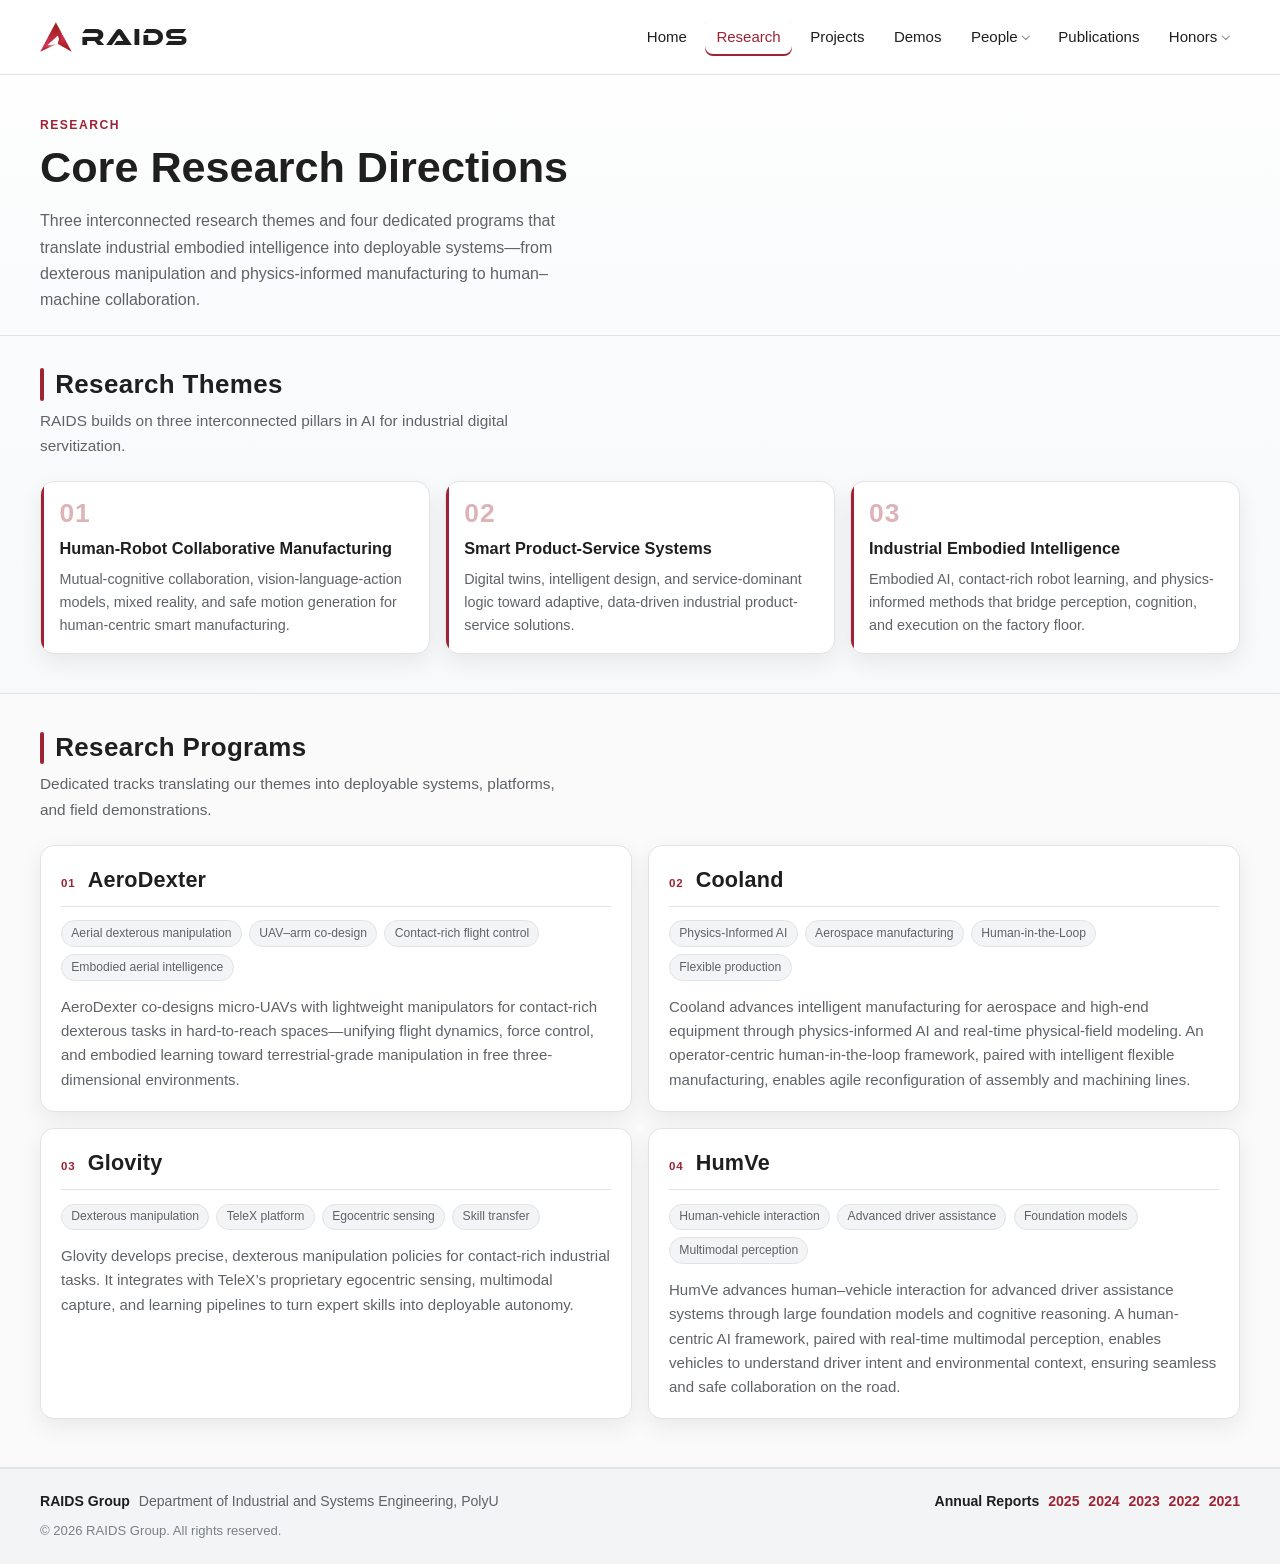
<file: research.html>
<!DOCTYPE html>
<html lang="en">

<head>
  <meta charset="UTF-8">
  <meta name="viewport" content="width=device-width, initial-scale=1.0">
  <meta name="description" content="RAIDS Group research overview — human–robot collaboration, smart manufacturing, and industrial embodied intelligence.">
  <title>RAIDS | Research</title>
  <link rel="icon" href="assets/icons/raids.png" type="image/png">
  <link rel="stylesheet" href="styles/main.css">
  <link rel="stylesheet" href="styles/pages/research.css">
</head>

<body class="research-page">
  <header class="site-header">
    <div class="wrap nav-wrap">
      <a class="brand" href="index.html" aria-label="RAIDS Home">
        <img class="brand-logo" src="assets/icons/raids.png" alt="" width="36" height="36">
        <span class="brand-mark">RAIDS</span>
      </a>
      <button class="nav-toggle" type="button" aria-expanded="false" aria-controls="site-nav" aria-label="Open menu">
        <span class="nav-toggle-bar" aria-hidden="true"></span>
        <span class="nav-toggle-bar" aria-hidden="true"></span>
        <span class="nav-toggle-bar" aria-hidden="true"></span>
      </button>
      <nav class="top-nav" id="site-nav" aria-label="Primary">
        <a href="index.html">Home</a>
        <a class="active" href="research.html">Research</a>
        <a href="project.html">Projects</a>
        <a href="demos.html">Demos</a>
        <div class="nav-dropdown">
          <button type="button" class="nav-dropdown-toggle" aria-expanded="false" aria-controls="nav-people-submenu">People</button>
          <div class="nav-submenu" id="nav-people-submenu" role="group" aria-label="People">
            <a href="people.html">RAIDS</a>
            <a href="people-cobotai.html">CobotAI</a>
          </div>
        </div>
        <a href="publication.html">Publications</a>
        <div class="nav-dropdown">
          <button type="button" class="nav-dropdown-toggle" aria-expanded="false" aria-controls="nav-honors-submenu">Honors</button>
          <div class="nav-submenu" id="nav-honors-submenu" role="group" aria-label="Honors">
            <a href="honors.html">RAIDS</a>
            <a href="honors-cobotai.html">CobotAI</a>
          </div>
        </div>
      </nav>
    </div>
  </header>

  <main>
    <section class="page-hero">
      <div class="wrap">
        <p class="eyebrow">Research</p>
        <h1 class="page-title">Core Research Directions</h1>
        <p class="section-lead">
          Three interconnected research themes and four dedicated programs that translate
          industrial embodied intelligence into deployable systems—from dexterous manipulation
          and physics-informed manufacturing to human–machine collaboration.
        </p>
      </div>
    </section>

    <section class="section research-themes-section">
      <div class="wrap">
        <h2 class="research-section-title">Research Themes</h2>
        <p class="research-section-lead">
          RAIDS builds on three interconnected pillars in AI for industrial digital servitization.
        </p>
        <ul class="research-themes">
          <li class="research-theme">
            <span class="research-theme-num" aria-hidden="true">01</span>
            <h3>Human-Robot Collaborative Manufacturing</h3>
            <p>Mutual-cognitive collaboration, vision-language-action models, mixed reality, and safe motion generation for human-centric smart manufacturing.</p>
          </li>
          <li class="research-theme">
            <span class="research-theme-num" aria-hidden="true">02</span>
            <h3>Smart Product-Service Systems</h3>
            <p>Digital twins, intelligent design, and service-dominant logic toward adaptive, data-driven industrial product-service solutions.</p>
          </li>
          <li class="research-theme">
            <span class="research-theme-num" aria-hidden="true">03</span>
            <h3>Industrial Embodied Intelligence</h3>
            <p>Embodied AI, contact-rich robot learning, and physics-informed methods that bridge perception, cognition, and execution on the factory floor.</p>
          </li>
        </ul>
      </div>
    </section>

    <section class="section section-alt research-programs-section">
      <div class="wrap">
        <h2 class="research-section-title">Research Programs</h2>
        <p class="research-section-lead">
          Dedicated tracks translating our themes into deployable systems, platforms, and field demonstrations.
        </p>
        <div class="research-grid">
          <article class="research-card">
            <header class="research-card-head">
              <span class="research-card-num">01</span>
              <h3>AeroDexter</h3>
            </header>
            <ul class="research-tags" aria-label="AeroDexter focus areas">
              <li>Aerial dexterous manipulation</li>
              <li>UAV–arm co-design</li>
              <li>Contact-rich flight control</li>
              <li>Embodied aerial intelligence</li>
            </ul>
            <p class="research-card-desc">
              AeroDexter co-designs micro-UAVs with lightweight manipulators for contact-rich dexterous tasks
              in hard-to-reach spaces—unifying flight dynamics, force control, and embodied learning toward
              terrestrial-grade manipulation in free three-dimensional environments.
            </p>
          </article>

          <article class="research-card">
            <header class="research-card-head">
              <span class="research-card-num">02</span>
              <h3>Cooland</h3>
            </header>
            <ul class="research-tags" aria-label="Cooland focus areas">
              <li>Physics-Informed AI</li>
              <li>Aerospace manufacturing</li>
              <li>Human-in-the-Loop</li>
              <li>Flexible production</li>
            </ul>
            <p class="research-card-desc">
              Cooland advances intelligent manufacturing for aerospace and high-end equipment through
              physics-informed AI and real-time physical-field modeling. An operator-centric human-in-the-loop
              framework, paired with intelligent flexible manufacturing, enables agile reconfiguration of assembly
              and machining lines.
            </p>
          </article>

          <article class="research-card">
            <header class="research-card-head">
              <span class="research-card-num">03</span>
              <h3>Glovity</h3>
            </header>
            <ul class="research-tags" aria-label="Glovity focus areas">
              <li>Dexterous manipulation</li>
              <li>TeleX platform</li>
              <li>Egocentric sensing</li>
              <li>Skill transfer</li>
            </ul>
            <p class="research-card-desc">
              Glovity develops precise, dexterous manipulation policies for contact-rich industrial tasks. It
              integrates with TeleX&rsquo;s proprietary egocentric sensing, multimodal capture, and learning pipelines
              to turn expert skills into deployable autonomy.
            </p>
          </article>

          <article class="research-card">
            <header class="research-card-head">
              <span class="research-card-num">04</span>
              <h3>HumVe</h3>
            </header>
            <ul class="research-tags" aria-label="HumVe focus areas">
              <li>Human-vehicle interaction</li>
              <li>Advanced driver assistance</li>
              <li>Foundation models</li>
              <li>Multimodal perception</li>
            </ul>
            <p class="research-card-desc">
              HumVe advances human–vehicle interaction for advanced driver assistance systems through large
              foundation models and cognitive reasoning. A human-centric AI framework, paired with real-time
              multimodal perception, enables vehicles to understand driver intent and environmental context,
              ensuring seamless and safe collaboration on the road.
            </p>
          </article>
        </div>
      </div>
    </section>
  </main>

  <footer class="site-footer">
    <div class="wrap footer-inner">
      <div class="footer-row">
        <p class="footer-brand">
          <strong>RAIDS Group</strong>
          <span>Department of Industrial and Systems Engineering, PolyU</span>
        </p>
        <p class="footer-annals">
          <span class="footer-label">Annual Reports</span>
          <a href="assets/annals/RAIDS-Annual-Report-2025.pdf" target="_blank" rel="noopener noreferrer">2025</a>
          <a href="assets/annals/RAIDS-Annual-Report-2024.pdf" target="_blank" rel="noopener noreferrer">2024</a>
          <a href="assets/annals/RAIDS-Annual-Report-2023.pdf" target="_blank" rel="noopener noreferrer">2023</a>
          <a href="assets/annals/RAIDS-Annual-Report-2022.pdf" target="_blank" rel="noopener noreferrer">2022</a>
          <a href="assets/annals/RAIDS-Annual-Report-2021.pdf" target="_blank" rel="noopener noreferrer">2021</a>
        </p>
      </div>
      <p class="footer-copy">&copy; 2026 RAIDS Group. All rights reserved.</p>
    </div>
  </footer>
  <script src="scripts/nav.js"></script>
  <script src="scripts/back-to-top.js"></script>
  <script src="scripts/analytics.js" defer></script>
</body>

</html>
</file>
<file: styles/main.css>
/* Base styles shared by all pages. Page-specific styles live in styles/pages/. */
@font-face {
  font-family: "Ethnocentric";
  src: local("Ethnocentric Rg"),
       local("Ethnocentric Bold"),
       local("Ethnocentric-Bold"),
       url("../assets/fonts/ethnocentric-rg-2.ttf") format("truetype");
  font-weight: 100 900;
  font-style: normal;
  font-display: swap;
}

@font-face {
  font-family: "Ethnocentric";
  src: url("../assets/fonts/ethnocentric-rg-it-1.ttf") format("truetype");
  font-weight: 100 900;
  font-style: italic;
  font-display: swap;
}

:root {
  --bg: #f7f7f7;
  --surface: #ffffff;
  --surface-soft: #f3f4f5;
  --text: #1f1f1f;
  --muted: #5f6368;
  --line: #e1e3e6;
  --accent: #9e2435;
  --accent-2: #7b1c2a;
  --accent-soft: #f7e9ec;
  --max-width: 1200px;
  --radius: 14px;
  --shadow: 0 8px 22px rgba(20, 20, 20, 0.07);
  --font-body: "Inter", "Segoe UI", Helvetica, Arial, "PingFang SC", "Microsoft YaHei", sans-serif;
  --font-brand: "Ethnocentric", sans-serif;
}

*,
*::before,
*::after {
  box-sizing: border-box;
}

html {
  scroll-behavior: smooth;
}

body {
  margin: 0;
  font-family: var(--font-body);
  line-height: 1.65;
  color: var(--text);
  background: #ffffff;
}

.brand-mark,
.home-hero-brand h1 {
  font-family: var(--font-brand);
}

a {
  color: var(--text);
  text-decoration: none;
}

a:hover,
a:focus-visible {
  color: var(--accent);
  text-decoration: underline;
}

.wrap {
  width: min(100% - 2.4rem, var(--max-width));
  margin-inline: auto;
}

.site-header {
  position: sticky;
  top: 0;
  z-index: 10;
  background: rgba(255, 255, 255, 0.96);
  backdrop-filter: blur(8px);
  border-bottom: 1px solid var(--line);
}

.nav-wrap {
  display: flex;
  align-items: center;
  justify-content: space-between;
  gap: 1rem;
  min-height: 74px;
}

.brand {
  display: inline-flex;
  align-items: center;
  gap: 0.55rem;
  color: var(--text);
}

.brand-logo {
  display: block;
  width: 2rem;
  height: 2rem;
  object-fit: contain;
  flex-shrink: 0;
}

.brand-mark {
  font-size: 1.45rem;
  font-weight: 800;
  letter-spacing: 0.04em;
}

.top-nav {
  display: flex;
  flex-wrap: wrap;
  justify-content: flex-end;
  gap: 0.4rem;
}

.top-nav a {
  padding: 0.42rem 0.72rem;
  border-radius: 8px;
  font-size: 0.94rem;
  font-weight: 500;
  color: var(--text);
}

.top-nav a:hover,
.top-nav a:focus-visible {
  background: transparent;
  color: var(--accent);
  text-decoration: none;
}

.top-nav a.active {
  background: transparent;
  color: var(--accent);
  box-shadow: inset 0 -2px 0 var(--accent);
}

.nav-dropdown {
  position: relative;
}

.nav-dropdown-toggle {
  display: inline-flex;
  align-items: center;
  gap: 0.35rem;
  padding: 0.42rem 0.72rem;
  border: 0;
  border-radius: 8px;
  background: transparent;
  font: inherit;
  font-size: 0.94rem;
  font-weight: 500;
  color: var(--text);
  cursor: pointer;
  transition: color 0.15s ease;
}

.nav-dropdown-toggle::after {
  content: "";
  width: 0.35rem;
  height: 0.35rem;
  border-right: 1.5px solid currentColor;
  border-bottom: 1.5px solid currentColor;
  transform: rotate(45deg);
  margin-top: -0.12rem;
  opacity: 0.55;
  transition: transform 0.2s ease, margin 0.2s ease, opacity 0.15s ease;
}

.nav-dropdown-toggle:hover,
.nav-dropdown-toggle:focus-visible {
  color: var(--accent);
}

.nav-dropdown.is-active-group .nav-dropdown-toggle {
  color: var(--accent);
  box-shadow: inset 0 -2px 0 var(--accent);
}

.nav-dropdown:hover .nav-dropdown-toggle,
.nav-dropdown.is-open .nav-dropdown-toggle,
.nav-dropdown:focus-within .nav-dropdown-toggle {
  color: var(--accent);
}

.nav-dropdown:hover .nav-dropdown-toggle::after,
.nav-dropdown.is-open .nav-dropdown-toggle::after,
.nav-dropdown:focus-within .nav-dropdown-toggle::after {
  transform: rotate(-135deg);
  margin-top: 0.08rem;
  opacity: 0.85;
}

.nav-submenu {
  display: none;
  flex-direction: column;
  gap: 0;
  min-width: 11rem;
  margin: 0;
  padding: 0;
}

.nav-dropdown:hover .nav-submenu,
.nav-dropdown:focus-within .nav-submenu,
.nav-dropdown.is-open .nav-submenu {
  display: flex;
}

.nav-submenu a {
  display: block;
  padding: 0.58rem 0.95rem;
  font-size: 0.9rem;
  font-weight: 500;
  color: var(--text);
  text-decoration: none;
  transition: background 0.15s ease, color 0.15s ease;
}

.nav-submenu a:hover,
.nav-submenu a:focus-visible {
  background: var(--surface-soft);
  color: var(--accent);
  text-decoration: none;
}

.nav-submenu a.active {
  color: var(--accent);
  background: var(--accent-soft);
  box-shadow: none;
}

@media (min-width: 741px) {
  .nav-submenu {
    position: absolute;
    top: 100%;
    right: 0;
    z-index: 30;
    padding: 0.45rem 0;
    background: var(--surface);
    border: 1px solid var(--line);
    border-radius: 10px;
    box-shadow: var(--shadow);
  }

  .nav-submenu a {
    background: var(--surface);
  }

  .nav-submenu a:first-child {
    border-radius: 8px 8px 0 0;
  }

  .nav-submenu a:last-child {
    border-radius: 0 0 8px 8px;
  }

  .nav-submenu a:only-child {
    border-radius: 8px;
  }
}

.nav-toggle {
  display: none;
  flex-direction: column;
  justify-content: center;
  gap: 5px;
  width: 2.5rem;
  height: 2.5rem;
  padding: 0.45rem;
  margin: 0;
  border: 1px solid var(--line);
  border-radius: 8px;
  background: var(--surface);
  cursor: pointer;
  color: var(--text);
  flex-shrink: 0;
}

.nav-toggle-bar {
  display: block;
  width: 100%;
  height: 2px;
  background: currentColor;
  border-radius: 1px;
  transition: transform 0.2s ease, opacity 0.2s ease;
}

.site-header.is-nav-open .nav-toggle-bar:nth-child(1) {
  transform: translateY(7px) rotate(45deg);
}

.site-header.is-nav-open .nav-toggle-bar:nth-child(2) {
  opacity: 0;
}

.site-header.is-nav-open .nav-toggle-bar:nth-child(3) {
  transform: translateY(-7px) rotate(-45deg);
}

.hero {
  padding: 3.2rem 0 2rem;
}

.page-hero {
  padding: 2.5rem 0 1.2rem;
}

.hero-grid {
  display: grid;
  grid-template-columns: minmax(0, 1.5fr) minmax(280px, 0.8fr);
  gap: 1.5rem;
  align-items: stretch;
}

.eyebrow {
  margin: 0 0 0.5rem;
  color: var(--accent);
  font-size: 0.76rem;
  font-weight: 700;
  text-transform: uppercase;
  letter-spacing: 0.12em;
}

h1 {
  margin: 0 0 1rem;
  font-size: clamp(2rem, 5vw, 3.3rem);
  line-height: 1.14;
}

.page-title {
  font-size: clamp(1.9rem, 4.2vw, 2.7rem);
}

.hero-intro {
  margin: 0;
  max-width: 58ch;
  color: var(--muted);
  font-size: 1.05rem;
}

.hero-actions {
  display: flex;
  flex-wrap: wrap;
  gap: 0.75rem;
  margin-top: 1.45rem;
}

.btn {
  display: inline-block;
  padding: 0.6rem 1rem;
  border-radius: 999px;
  font-weight: 600;
  font-size: 0.94rem;
}

.btn:hover,
.btn:focus-visible {
  text-decoration: none;
}

.btn-primary,
.btn-primary:hover,
.btn-primary:focus-visible,
.btn-primary:active {
  color: #ffffff;
  background: linear-gradient(120deg, var(--accent), var(--accent-2));
}

.btn-light {
  color: var(--text);
  border: 1px solid var(--line);
  background: #ffffff;
}

.hero-panel {
  border: 1px solid var(--line);
  border-radius: var(--radius);
  background: #ffffff;
  box-shadow: var(--shadow);
  padding: 1.2rem 1.2rem 1.05rem;
}

.hero-panel h2 {
  margin-bottom: 0.55rem;
}

.hero-panel ul {
  margin: 0;
  padding-left: 1.1rem;
}

.hero-panel li {
  margin: 0.38rem 0;
  color: var(--muted);
}

.section {
  padding: 2.2rem 0;
}

.section-alt {
  background: #fafafa;
  border-top: 1px solid var(--line);
  border-bottom: 1px solid var(--line);
}

.section-grid {
  display: grid;
  grid-template-columns: minmax(0, 1.25fr) minmax(250px, 0.9fr);
  gap: 1.4rem;
}

h2 {
  margin: 0 0 0.85rem;
  font-size: clamp(1.45rem, 3vw, 1.95rem);
  line-height: 1.22;
}

h3 {
  margin: 0 0 0.45rem;
  font-size: 1.08rem;
  line-height: 1.35;
}

p {
  margin: 0 0 0.95rem;
}

p:last-child {
  margin-bottom: 0;
}

.section-lead {
  color: var(--muted);
  max-width: 70ch;
}

.about-section h2 {
  margin-bottom: 0.55rem;
}

.about-intro {
  margin: 0 0 1.6rem;
  max-width: none;
  color: var(--text);
  font-size: 1.08rem;
  font-weight: 500;
  line-height: 1.55;
}

.about-pillars {
  display: grid;
  grid-template-columns: repeat(2, minmax(0, 1fr));
  gap: 1rem;
  margin-bottom: 2rem;
}

.about-pillar {
  border: 1px solid var(--line);
  border-radius: var(--radius);
  background: var(--surface);
  padding: 1.15rem 1.2rem 1.05rem;
  box-shadow: var(--shadow);
}

.about-pillar-wide {
  grid-column: 1 / -1;
}

.about-pillar h3 {
  margin-bottom: 0.5rem;
  color: var(--accent);
  font-size: 0.78rem;
  font-weight: 700;
  letter-spacing: 0.1em;
  text-transform: uppercase;
}

.about-pillar p {
  margin: 0;
  color: var(--muted);
  font-size: 0.98rem;
  line-height: 1.62;
}

.about-value {
  color: var(--text);
  font-size: 1.05rem;
  font-weight: 600;
  font-style: italic;
  line-height: 1.45;
}

.about-scope h3 {
  margin-bottom: 1rem;
  font-size: clamp(1.2rem, 2.5vw, 1.45rem);
  font-weight: 700;
  color: var(--text);
}

.scope-figure {
  margin: 0;
  border-radius: var(--radius);
  overflow: hidden;
  border: 1px solid var(--line);
  background: #ffffff;
  box-shadow: var(--shadow);
}

.scope-figure + .scope-figure {
  margin-top: 1rem;
}

.scope-figure img {
  display: block;
  width: 100%;
  height: auto;
}

.tag-board {
  display: flex;
  flex-wrap: wrap;
  align-content: flex-start;
  gap: 0.55rem;
}

.tag-board span {
  display: inline-block;
  padding: 0.48rem 0.72rem;
  border-radius: 999px;
  border: 1px solid var(--line);
  color: var(--muted);
  background: #ffffff;
  font-size: 0.9rem;
}

.card-grid,
.people-grid,
.demo-grid {
  display: grid;
  gap: 1rem;
}

.card-grid {
  grid-template-columns: repeat(2, minmax(0, 1fr));
}

.card,
.people-card,
.demo-card {
  border: 1px solid var(--line);
  background: var(--surface);
  border-radius: var(--radius);
  padding: 1rem 1.05rem;
  box-shadow: var(--shadow);
}

.card p,
.demo-card p,
.people-card span {
  color: var(--muted);
}

.people-grid {
  grid-template-columns: repeat(2, minmax(0, 1fr));
}

.people-card ul {
  margin: 0;
  padding-left: 1rem;
}

.people-card li {
  margin: 0.52rem 0;
}

.people-card span {
  display: block;
  font-size: 0.93rem;
}


/* Shared utilities, footer, and back-to-top button. */
.demo-grid {
  grid-template-columns: repeat(3, minmax(0, 1fr));
}

.demo-card a {
  display: inline-block;
  margin-top: 0.35rem;
  font-weight: 600;
}

.link-arrow {
  display: inline-block;
  margin-top: 0.35rem;
  font-weight: 600;
}

.link-arrow::after {
  content: " ->";
}

.simple-list {
  margin: 0;
  padding-left: 1.2rem;
}

.simple-list li {
  margin: 0.45rem 0;
}

.timeline {
  margin: 0;
  padding-left: 0;
  list-style: none;
  position: relative;
}

.timeline::before {
  content: "";
  position: absolute;
  left: 0.34rem;
  top: 0.45rem;
  bottom: 0.45rem;
  width: 2px;
  background: #d5d8dd;
}

.timeline li {
  margin: 0.95rem 0;
  padding-left: 1.45rem;
  color: var(--muted);
  position: relative;
}

.timeline li::before {
  content: "";
  position: absolute;
  left: 0;
  top: 0.42rem;
  width: 0.7rem;
  height: 0.7rem;
  border-radius: 50%;
  background: var(--accent);
  border: 2px solid #ffffff;
}

.timeline li strong {
  color: var(--accent);
  font-weight: 700;
}

time {
  margin-right: 0.45rem;
  color: var(--text);
  font-weight: 600;
}

.site-footer {
  padding: 1.35rem 0 1.5rem;
  border-top: 1px solid var(--line);
  background: var(--surface-soft);
  color: var(--muted);
  font-size: 0.88rem;
  line-height: 1.45;
}

.site-footer p {
  margin: 0;
}

.footer-inner {
  display: flex;
  flex-direction: column;
  gap: 0.65rem;
}

.footer-row {
  display: flex;
  flex-wrap: wrap;
  align-items: baseline;
  justify-content: space-between;
  gap: 0.75rem 2rem;
}

.footer-brand {
  display: flex;
  flex-wrap: wrap;
  align-items: baseline;
  gap: 0.35rem 0.55rem;
  color: var(--muted);
}

.footer-brand strong {
  color: var(--text);
  font-weight: 700;
}

.footer-annals {
  display: flex;
  flex-wrap: wrap;
  align-items: baseline;
  gap: 0.35rem 0.55rem;
}

.footer-label {
  color: var(--text);
  font-weight: 600;
}

.footer-annals a {
  color: var(--accent);
  font-weight: 600;
  text-decoration: none;
}

.footer-annals a:hover,
.footer-annals a:focus-visible {
  text-decoration: underline;
}

.footer-copy {
  font-size: 0.82rem;
  color: #7a8087;
}

.back-to-top {
  position: fixed;
  right: max(1.15rem, env(safe-area-inset-right, 0px));
  bottom: max(1.15rem, env(safe-area-inset-bottom, 0px));
  z-index: 90;
  width: 2.75rem;
  height: 2.75rem;
  padding: 0;
  border: none;
  border-radius: 50%;
  background: var(--accent);
  color: #ffffff;
  box-shadow: var(--shadow);
  cursor: pointer;
  display: inline-flex;
  align-items: center;
  justify-content: center;
  opacity: 0;
  visibility: hidden;
  pointer-events: none;
  transform: translateY(0.45rem);
  transition:
    opacity 0.2s ease,
    visibility 0.2s ease,
    transform 0.2s ease,
    background 0.15s ease,
    box-shadow 0.15s ease;
}

.back-to-top.is-visible {
  opacity: 1;
  visibility: visible;
  pointer-events: auto;
  transform: translateY(0);
}

.back-to-top:hover,
.back-to-top:focus-visible {
  background: var(--accent-2);
  box-shadow: 0 10px 24px rgba(20, 20, 20, 0.14);
  outline: none;
}

.back-to-top-icon {
  display: block;
  width: 1.15rem;
  height: 1.15rem;
}

.back-to-top-icon path {
  fill: currentColor;
}


@media (prefers-reduced-motion: reduce) {
  .back-to-top {
    transition: opacity 0.01ms, visibility 0.01ms;
    transform: none;
  }

  .back-to-top.is-visible {
    transform: none;
  }
}

/* Shared responsive layout rules.
   Breakpoint ladder: 960px (tablet) / 740px (phone; must match the 741px in
   scripts/nav.js and scripts/people.js) / 520px (small phone).
   Grids whose base columns live in styles/pages/*.css must collapse in that
   same file — page sheets load after main.css, so collapse rules placed here
   lose the cascade. main.css only adapts what it declares itself. */
@media (max-width: 960px) {
  .hero-grid,
  .section-grid,
  .demo-grid,
  .people-grid,
  .card-grid,
  .about-pillars {
    grid-template-columns: 1fr;
  }

  .about-pillar-wide {
    grid-column: auto;
  }
}

/* Keep the desktop nav on one line between the hamburger cutoff and tablet width. */
@media (min-width: 741px) and (max-width: 960px) {
  .top-nav a,
  .nav-dropdown-toggle {
    font-size: 0.88rem;
    padding: 0.4rem 0.55rem;
  }
}

@media (max-width: 740px) {
  .wrap {
    width: min(100% - 1.5rem, var(--max-width));
  }

  .footer-row {
    flex-direction: column;
    gap: 0.55rem;
  }

  .page-hero {
    padding-top: 1.85rem;
  }

  .nav-wrap {
    position: relative;
    flex-wrap: wrap;
    align-items: center;
    padding: 0.55rem 0;
    min-height: 64px;
  }

  .nav-toggle {
    display: inline-flex;
  }

  .top-nav {
    flex-basis: 100%;
    flex-direction: column;
    align-items: stretch;
    gap: 0;
    max-height: 0;
    overflow: hidden;
    opacity: 0;
    pointer-events: none;
    padding: 0;
    margin-top: 0;
    border-top: 1px solid transparent;
    transition: max-height 0.25s ease, opacity 0.2s ease, padding 0.2s ease, margin 0.2s ease;
  }

  .site-header.is-nav-open .top-nav {
    max-height: 36rem;
    opacity: 1;
    pointer-events: auto;
    padding: 0.35rem 0 0.65rem;
    margin-top: 0.35rem;
    border-top-color: var(--line);
  }

  .top-nav a {
    padding: 0.72rem 0.5rem;
    border-radius: 8px;
    box-shadow: none;
  }

  .top-nav a.active {
    box-shadow: none;
    background: var(--surface-soft);
  }

  .nav-dropdown-toggle {
    width: 100%;
    justify-content: space-between;
    padding: 0.72rem 0.5rem;
    box-shadow: none;
  }

  .nav-dropdown.is-active-group .nav-dropdown-toggle {
    box-shadow: none;
    background: var(--surface-soft);
  }

  .nav-submenu {
    position: static;
    min-width: 0;
    margin: 0.15rem 0 0.45rem;
    padding: 0.35rem;
    border: 1px solid var(--line);
    border-radius: 10px;
    background: var(--surface-soft);
    box-shadow: none;
    filter: none;
    gap: 0.2rem;
  }

  .nav-submenu a {
    border: 0;
    border-radius: 8px;
    background: var(--surface);
  }

  .nav-submenu a.active {
    background: var(--accent-soft);
  }

  .nav-dropdown:hover .nav-submenu,
  .nav-dropdown:focus-within .nav-submenu {
    display: none;
  }

  .nav-dropdown.is-open .nav-submenu {
    display: flex;
  }
}

@media (max-width: 520px) {
  .wrap {
    width: min(100% - 1.2rem, var(--max-width));
  }

  .brand-mark {
    font-size: 1.12rem;
  }
}
</file>
<file: styles/pages/honors.css>
/* Extracted from styles/main.css. */
.honors-page {
  background: linear-gradient(180deg, #ffffff 0%, #fafbfc 320px, #f3f4f6 100%);
}

.honors-page .page-hero {
  padding-bottom: 1.25rem;
  border-bottom: 1px solid var(--line);
}

.honors-stats-section {
  padding-top: 1.5rem;
  padding-bottom: 0.5rem;
}

.honors-stats {
  display: grid;
  grid-template-columns: repeat(4, minmax(0, 1fr));
  gap: 0.85rem;
  margin: 0;
  padding: 0;
  list-style: none;
}

.honors-stat {
  border: 1px solid var(--line);
  border-radius: var(--radius);
  background: var(--surface);
  box-shadow: var(--shadow);
  padding: 1rem 1.05rem;
  text-align: center;
}

.honors-stat-value {
  display: block;
  margin-bottom: 0.35rem;
  color: var(--accent);
  font-size: clamp(1.35rem, 3vw, 1.75rem);
  font-weight: 800;
  line-height: 1.1;
  letter-spacing: 0.02em;
}

.honors-stat-label {
  display: block;
  color: var(--muted);
  font-size: 0.82rem;
  line-height: 1.4;
}

.honors-block {
  padding-top: 2.4rem;
  padding-bottom: 2.6rem;
}

.honors-block + .honors-block {
  border-top: 1px solid var(--line);
}

.honors-page .honors-block h2 {
  margin-bottom: 0.45rem;
  display: flex;
  align-items: center;
  gap: 0.7rem;
  font-size: clamp(1.35rem, 2.4vw, 1.62rem);
  font-weight: 700;
  letter-spacing: 0.015em;
}

.honors-page .honors-block h2::before {
  content: "";
  width: 4px;
  height: 1.25em;
  border-radius: 2px;
  background: var(--accent);
  flex-shrink: 0;
}

.honors-block-lead {
  margin: 0 0 1.35rem;
  max-width: 62ch;
  color: var(--muted);
  font-size: 0.96rem;
}

.awards-grid {
  display: grid;
  grid-template-columns: repeat(3, minmax(0, 1fr));
  gap: 0.9rem;
  margin: 0;
  padding: 0;
  list-style: none;
}

.award-card {
  position: relative;
  border: 1px solid var(--line);
  border-radius: var(--radius);
  background: var(--surface);
  box-shadow: var(--shadow);
  padding: 1.05rem 1.1rem 1rem;
  transition: transform 0.2s ease, box-shadow 0.2s ease, border-color 0.2s ease;
}

.award-card:hover {
  transform: translateY(-2px);
  box-shadow: 0 10px 26px rgba(20, 20, 20, 0.1);
  border-color: rgba(158, 36, 53, 0.22);
}

.award-year {
  display: inline-block;
  margin-bottom: 0.55rem;
  padding: 0.18rem 0.52rem;
  border-radius: 999px;
  background: rgba(158, 36, 53, 0.09);
  color: var(--accent);
  font-size: 0.72rem;
  font-weight: 700;
  letter-spacing: 0.06em;
  text-transform: uppercase;
}

.award-title {
  margin: 0 0 0.4rem;
  color: var(--text);
  font-size: 1rem;
  line-height: 1.35;
}

.award-org {
  margin: 0;
  color: var(--muted);
  font-size: 0.88rem;
  line-height: 1.5;
}

.honors-timeline {
  margin: 0;
  padding: 0;
  list-style: none;
  position: relative;
}

.honors-timeline::before {
  content: "";
  position: absolute;
  left: 0.34rem;
  top: 0.5rem;
  bottom: 0.5rem;
  width: 2px;
  background: linear-gradient(180deg, var(--accent) 0%, #d5d8dd 100%);
}

.honors-timeline li {
  display: grid;
  grid-template-columns: 0.7rem minmax(0, 1fr);
  gap: 0.85rem;
  align-items: start;
  margin: 0 0 0.85rem;
  padding: 0;
}

.honors-timeline li:last-child {
  margin-bottom: 0;
}

.honors-timeline-marker {
  width: 0.7rem;
  height: 0.7rem;
  margin-top: 0.55rem;
  border-radius: 50%;
  background: var(--accent);
  border: 2px solid #ffffff;
  box-shadow: 0 0 0 1px rgba(158, 36, 53, 0.25);
}

.honors-timeline-body {
  border: 1px solid var(--line);
  border-radius: 12px;
  background: var(--surface);
  box-shadow: 0 2px 10px rgba(20, 20, 20, 0.05);
  padding: 0.85rem 1rem;
  transition: border-color 0.2s ease, box-shadow 0.2s ease;
}

.honors-timeline li:hover .honors-timeline-body {
  border-color: rgba(158, 36, 53, 0.22);
  box-shadow: 0 6px 18px rgba(20, 20, 20, 0.08);
}

.honors-timeline-body time {
  display: inline-block;
  margin: 0 0 0.3rem;
  color: var(--accent);
  font-size: 0.78rem;
  font-weight: 700;
  letter-spacing: 0.05em;
  text-transform: uppercase;
}

.honors-timeline-title {
  margin: 0 0 0.2rem;
  color: var(--text);
  font-size: 0.98rem;
  font-weight: 600;
  line-height: 1.35;
}

.honors-timeline-detail {
  margin: 0;
  color: var(--muted);
  font-size: 0.9rem;
  line-height: 1.5;
}

@media (max-width: 960px) {
  .honors-stats,
  .awards-grid {
    grid-template-columns: repeat(2, minmax(0, 1fr));
  }
}

@media (max-width: 740px) {
  .honors-block,
  .projects-block {
    padding-top: 2rem;
    padding-bottom: 2.25rem;
  }

  .honors-stat,
  .projects-stat {
    padding: 0.85rem 0.75rem;
  }

  .awards-grid {
    grid-template-columns: 1fr;
  }
}
</file>
<file: styles/pages/cobotai.css>
/* Extracted from styles/main.css. */
/* CobotAI theme */
.cobotai-page,
.cobotai-honors-page {
  --accent: #25568f;
  --accent-2: #1d4672;
  --accent-soft: #e9eff7;
  --cobotai-accent-rgb: 37, 86, 143;
}

.cobotai-page.people-page {
  background: linear-gradient(180deg, #ffffff 0%, #f8fafc 280px, #f3f4f6 100%);
}

.cobotai-honors-page.honors-page {
  background: linear-gradient(180deg, #ffffff 0%, #f8fafc 320px, #f3f4f6 100%);
}

.cobotai-page.people-page .people-subtitle {
  border-left-color: rgba(var(--cobotai-accent-rgb), 0.4);
}

.cobotai-page.people-page .profile-content a.profile-email:hover,
.cobotai-page.people-page .profile-content a.profile-email:focus-visible,
.cobotai-page.people-page .profile-content a[href^="mailto:"]:hover,
.cobotai-page.people-page .profile-content a[href^="mailto:"]:focus-visible,
.cobotai-page.people-page .alumni-item .profile-email:hover {
  background: rgba(var(--cobotai-accent-rgb), 0.08);
}

.cobotai-honors-page .award-card:hover {
  border-color: rgba(var(--cobotai-accent-rgb), 0.22);
}

.cobotai-honors-page .award-year {
  background: rgba(var(--cobotai-accent-rgb), 0.09);
}

.cobotai-honors-page .honors-timeline-marker {
  box-shadow: 0 0 0 1px rgba(var(--cobotai-accent-rgb), 0.25);
}

.cobotai-honors-page .honors-timeline li:hover .honors-timeline-body {
  border-color: rgba(var(--cobotai-accent-rgb), 0.22);
}

/* CobotAI page */
.cobotai-hero {
  background: linear-gradient(135deg, #ffffff 0%, #f5f8fc 38%, #f8f9fb 100%);
}

.cobotai-hero-brand {
  margin-bottom: 0.5rem;
}

.cobotai-hero-brand .page-title {
  margin: 0;
}

.cobotai-hero-logo {
  display: block;
  width: clamp(11rem, 34vw, 17rem);
  height: auto;
}

.cobotai-page .cobotai-about-kicker {
  margin: 0.15rem 0 0.85rem;
  max-width: 72ch;
  color: var(--accent);
  font-size: clamp(0.95rem, 2vw, 1.05rem);
  font-weight: 700;
  letter-spacing: 0.02em;
  line-height: 1.45;
  text-transform: none;
}

.cobotai-page .cobotai-about-text {
  margin: 0;
  max-width: 72ch;
  color: var(--text);
  font-size: 1.02rem;
  line-height: 1.72;
}

.cobotai-staff-groups {
  display: grid;
  gap: 2rem;
}

.cobotai-staff-group {
  padding: 1.35rem 1.25rem 1.25rem;
  border: 1px solid var(--line);
  border-radius: var(--radius);
  background: var(--surface);
  box-shadow: var(--shadow);
}

.cobotai-staff-group--leadership {
  border-color: rgba(var(--cobotai-accent-rgb), 0.22);
  background: linear-gradient(180deg, rgba(var(--cobotai-accent-rgb), 0.04) 0%, var(--surface) 100%);
}

.cobotai-staff-group .people-subtitle {
  margin-top: 0;
}

.cobotai-dept-tags {
  display: flex;
  flex-wrap: wrap;
  gap: 0.45rem;
  margin: 0 0 1rem;
  padding: 0;
  list-style: none;
}

.cobotai-dept-tags li {
  padding: 0.28rem 0.65rem;
  border: 1px solid var(--line);
  border-radius: 999px;
  background: var(--surface-soft);
  color: var(--muted);
  font-size: 0.76rem;
  font-weight: 600;
  letter-spacing: 0.02em;
}

.cobotai-page .profile-card--leadership {
  border-color: rgba(var(--cobotai-accent-rgb), 0.15);
}

.cobotai-section-lead {
  margin: -0.35rem 0 1.35rem;
  max-width: 68ch;
  color: var(--muted);
  line-height: 1.65;
}

.cobotai-ecosystem-grid {
  display: grid;
  grid-template-columns: repeat(3, minmax(0, 1fr));
  gap: 1rem;
}

.cobotai-ecosystem-card {
  border: 1px solid var(--line);
  border-radius: var(--radius);
  background: var(--surface);
  padding: 1.2rem 1.15rem 1.1rem;
  box-shadow: var(--shadow);
}

.cobotai-ecosystem-card h3 {
  margin: 0 0 0.75rem;
  color: var(--accent);
  font-size: 0.95rem;
  font-weight: 700;
  letter-spacing: 0.02em;
}

.cobotai-ecosystem-card p {
  margin: 0;
  color: var(--muted);
  font-size: 0.95rem;
  line-height: 1.62;
}

.cobotai-ecosystem-list {
  margin: 0;
  padding-left: 1.1rem;
  color: var(--muted);
  font-size: 0.95rem;
  line-height: 1.55;
}

.cobotai-ecosystem-list li + li {
  margin-top: 0.45rem;
}

.cobotai-ecosystem-list strong {
  color: var(--text);
  font-weight: 600;
}

@media (max-width: 960px) {
  .cobotai-ecosystem-grid {
    grid-template-columns: 1fr;
  }
}

/* CobotAI honors gallery */
.cobotai-honors-stats {
  grid-template-columns: repeat(3, minmax(0, 1fr));
}

.cobotai-honors-grid {
  display: grid;
  grid-template-columns: repeat(3, minmax(0, 1fr));
  gap: 1rem;
  margin: 0;
  padding: 0;
  list-style: none;
}

.cobotai-honor-card {
  display: flex;
  flex-direction: column;
  border: 1px solid var(--line);
  border-radius: var(--radius);
  background: var(--surface);
  box-shadow: var(--shadow);
  overflow: hidden;
  transition: transform 0.2s ease, box-shadow 0.2s ease, border-color 0.2s ease;
}

.cobotai-honor-card:hover {
  transform: translateY(-2px);
  box-shadow: 0 10px 26px rgba(20, 20, 20, 0.1);
  border-color: rgba(var(--cobotai-accent-rgb), 0.22);
}

.cobotai-honor-media {
  display: block;
  aspect-ratio: 4 / 3;
  background: #f5f6f8;
  border-bottom: 1px solid var(--line);
  overflow: hidden;
}

.cobotai-honor-media img {
  width: 100%;
  height: 100%;
  object-fit: contain;
  transition: transform 0.25s ease;
}

.cobotai-honor-card:hover .cobotai-honor-media img {
  transform: scale(1.02);
}

.cobotai-honor-body {
  padding: 0.95rem 1rem 1rem;
}

.cobotai-honor-title {
  margin: 0 0 0.35rem;
  color: var(--text);
  font-size: 0.98rem;
  line-height: 1.35;
}

.cobotai-honor-detail {
  margin: 0;
  color: var(--muted);
  font-size: 0.86rem;
  line-height: 1.5;
}

@media (max-width: 960px) {
  .cobotai-honors-grid {
    grid-template-columns: repeat(2, minmax(0, 1fr));
  }
}

@media (max-width: 740px) {
  .honors-stats.cobotai-honors-stats,
  .cobotai-honors-stats {
    grid-template-columns: repeat(2, minmax(0, 1fr));
  }

  .cobotai-staff-group {
    padding: 1.1rem 1rem 1rem;
  }

  .cobotai-hero-logo {
    width: min(100%, 14rem);
  }
}

@media (max-width: 520px) {
  .honors-stats.cobotai-honors-stats,
  .cobotai-honors-stats {
    grid-template-columns: 1fr;
  }

  .cobotai-honors-grid {
    grid-template-columns: 1fr;
  }
}
</file>
<file: styles/pages/people.css>
/* Extracted from styles/main.css. */
.people-page {
  background: linear-gradient(180deg, #ffffff 0%, #fafbfc 280px, #f3f4f6 100%);
}

.people-page .page-hero {
  padding-bottom: 1.5rem;
  border-bottom: 1px solid var(--line);
}

.people-hero-heading {
  display: flex;
  align-items: center;
  justify-content: space-between;
  gap: 1rem 2rem;
  margin-bottom: 1rem;
}

.people-hero-heading .page-title {
  margin: 0;
  min-width: 0;
}

.people-page .section-lead {
  max-width: 62ch;
  color: var(--muted);
}

.people-hero-logo-link {
  display: block;
  flex: 0 1 auto;
  width: clamp(11rem, 22vw, 17rem);
  max-width: 42%;
}

.people-hero-logo {
  display: block;
  width: 100%;
  height: auto;
}

.people-page .section {
  padding: 2rem 0 3rem;
}

.people-block + .people-block {
  margin-top: 3rem;
  padding-top: 3rem;
  border-top: 1px solid var(--line);
}

.people-page .people-block:first-child {
  margin-top: 0;
  padding-top: 0;
  border-top: none;
}

.people-page .people-block h2 {
  margin-bottom: 1.15rem;
  padding-bottom: 0;
  border-bottom: none;
  font-size: clamp(1.35rem, 2.4vw, 1.62rem);
  font-weight: 700;
  letter-spacing: 0.015em;
  display: flex;
  align-items: center;
  gap: 0.7rem;
}

.people-page .people-block h2::before {
  content: "";
  width: 4px;
  height: 1.25em;
  border-radius: 2px;
  background: var(--accent);
  flex-shrink: 0;
}

.people-page .people-subtitle {
  margin: 1.85rem 0 1.05rem;
  padding-left: 0.8rem;
  border-left: 2px solid rgba(158, 36, 53, 0.4);
  color: var(--text);
  font-size: 0.82rem;
  font-weight: 600;
  letter-spacing: 0.06em;
  text-transform: uppercase;
}

.people-page .people-block > .people-subtitle:first-of-type {
  margin-top: 0.35rem;
}

.people-page .profile-grid {
  display: grid;
  grid-template-columns: repeat(5, minmax(0, 1fr));
  gap: 2.625rem 2.175rem;
}

.people-page .profile-grid .profile-card {
  width: 100%;
}

.people-page .faculty-list {
  gap: 0;
}

.people-page .faculty-profile {
  gap: 1.75rem;
  padding: 2rem 0;
  border-bottom: none;
}

.people-page .faculty-profile:first-child {
  padding-top: 0;
}

.people-page .faculty-profile:last-child {
  padding-bottom: 0;
}

.people-page .faculty-profile + .faculty-profile {
  border-top: 1px solid var(--line);
}

.people-page .faculty-summary {
  border: none;
  border-radius: 12px;
  box-shadow: 0 2px 14px rgba(20, 20, 20, 0.07);
}

.people-page .faculty-summary .profile-content {
  padding: 0.85rem 0.9rem 0.95rem;
}

.people-page .faculty-summary .profile-name {
  font-size: 1.02rem;
  font-weight: 700;
  letter-spacing: 0.01em;
}

.people-page .faculty-summary .profile-role {
  font-size: 0.88rem;
  color: var(--accent);
  font-weight: 500;
}

.people-page .faculty-summary .profile-meta {
  font-size: 0.84rem;
  line-height: 1.45;
}

.people-page .faculty-detail {
  padding: 1.15rem 1.25rem;
  background: var(--surface);
  border: 1px solid var(--line);
  border-left: 3px solid var(--accent);
  border-radius: 0 12px 12px 0;
  box-shadow: 0 1px 8px rgba(20, 20, 20, 0.04);
}

.people-page .faculty-bio {
  color: var(--text);
  font-size: 0.92rem;
  line-height: 1.65;
}

.people-page .faculty-bio p {
  margin: 0 0 0.85rem;
}

.people-page .faculty-bio p:last-child {
  margin-bottom: 0;
}

.people-page .faculty-bio strong {
  font-weight: 600;
  color: var(--text);
}

.people-page .faculty-bio em {
  font-style: italic;
  color: var(--accent-2);
}

.people-page .faculty-bio-accent {
  color: var(--accent);
  font-weight: 600;
}

.people-page .profile-card {
  border: none;
  border-radius: 12px;
  background: var(--surface);
  box-shadow: 0 2px 12px rgba(20, 20, 20, 0.06);
  transition: transform 0.2s ease, box-shadow 0.2s ease;
}

.people-page .profile-card:hover {
  transform: translateY(-3px);
  box-shadow: 0 8px 22px rgba(20, 20, 20, 0.1);
}

.people-page .profile-image {
  position: relative;
  background: linear-gradient(180deg, #eef0f3 0%, #e4e7eb 100%);
}

.people-page .profile-image::after {
  content: "";
  position: absolute;
  inset: 0 0 auto;
  height: 3px;
  background: var(--accent);
}

.faculty-list {
  display: flex;
  flex-direction: column;
}

.faculty-profile {
  display: grid;
  grid-template-columns: minmax(0, 240px) minmax(0, 1fr);
  align-items: start;
}

.faculty-summary {
  display: flex;
  flex-direction: column;
  overflow: hidden;
}

.faculty-summary .profile-image {
  aspect-ratio: 4 / 5;
}

.faculty-detail {
  min-width: 0;
}

.profile-card {
  display: flex;
  flex-direction: column;
  overflow: hidden;
}

.profile-image {
  aspect-ratio: 4 / 5;
  background: linear-gradient(180deg, #f2f2f2 0%, #e8eaed 100%);
}

.profile-image img {
  width: 100%;
  height: 100%;
  display: block;
  object-fit: cover;
  object-position: center 24%;
}

.profile-content {
  padding: 0.48rem 0.55rem 0.52rem;
}

.profile-head {
  display: flex;
  align-items: center;
  gap: 0.15rem;
  max-width: 100%;
}

.profile-name {
  margin: 0;
  min-width: 0;
  font-size: 0.94rem;
  line-height: 1.2;
}

.profile-content .profile-head + .profile-role {
  margin-top: 0.1rem;
}

.profile-role {
  margin: 0;
  color: var(--muted);
  font-size: 0.84rem;
  line-height: 1.28;
}

.profile-meta {
  margin: 0.1rem 0 0;
  color: var(--muted);
  font-size: 0.82rem;
  line-height: 1.28;
}

.people-page .profile-grid .profile-content {
  padding: 0.38rem 0.42rem 0.42rem;
}

.people-page .profile-grid .profile-name {
  font-size: 0.86rem;
  line-height: 1.18;
  font-weight: 600;
  color: var(--text);
}

.people-page .profile-grid .profile-content .profile-head + .profile-role {
  margin-top: 0.06rem;
}

.people-page .profile-grid .profile-role,
.people-page .profile-grid .profile-meta {
  font-size: 0.76rem;
  line-height: 1.24;
}

.people-page .profile-grid .profile-meta {
  margin-top: 0.06rem;
}

.people-page .profile-grid .profile-content a.profile-email,
.people-page .profile-grid .profile-content a[href^="mailto:"] {
  width: 1.35rem;
  height: 1.35rem;
}

.people-page .profile-grid .profile-email-icon {
  width: 0.88rem;
  height: 0.88rem;
}

.alumni-list {
  display: flex;
  flex-direction: column;
  border: 1px solid var(--line);
  border-radius: var(--radius);
  background: var(--surface);
  box-shadow: var(--shadow);
  overflow: hidden;
}

.alumni-item {
  display: flex;
  flex-wrap: wrap;
  align-items: baseline;
  column-gap: 0.85rem;
  row-gap: 0.15rem;
  padding: 0.65rem 1.1rem;
  border: none;
  border-radius: 0;
  background: transparent;
  box-shadow: none;
}

.alumni-item + .alumni-item {
  border-top: 1px solid var(--line);
}

.alumni-head {
  display: flex;
  align-items: center;
  gap: 0.2rem;
  flex: 0 0 auto;
  max-width: 100%;
}

.alumni-name {
  margin: 0;
  min-width: 0;
  font-size: 0.9rem;
  font-weight: 600;
  line-height: 1.3;
  color: var(--text);
  white-space: nowrap;
}

.alumni-role {
  margin: 0;
  flex: 1 1 16rem;
  min-width: 0;
  color: var(--muted);
  font-size: 0.85rem;
  line-height: 1.4;
}

.people-page .alumni-item .profile-email {
  display: inline-flex;
  align-items: center;
  justify-content: center;
  width: 1.45rem;
  height: 1.45rem;
  margin: 0;
  border: none;
  border-radius: 6px;
  background: transparent;
  color: var(--muted);
  text-decoration: none;
  flex-shrink: 0;
  transition: background 0.15s ease, color 0.15s ease;
}

.people-page .alumni-item .profile-email:hover {
  background: rgba(158, 36, 53, 0.08);
  color: var(--accent);
}

.people-page .alumni-item .profile-email-icon {
  width: 0.85rem;
  height: 0.85rem;
}

.people-page .profile-content a.profile-email,
.people-page .profile-content a[href^="mailto:"] {
  display: inline-flex;
  align-items: center;
  justify-content: center;
  width: 1.5rem;
  height: 1.5rem;
  margin: 0;
  border: none;
  border-radius: 6px;
  background: transparent;
  color: var(--muted);
  text-decoration: none;
  flex-shrink: 0;
  transition: background 0.15s ease, color 0.15s ease;
}

.profile-email-icon {
  display: block;
  width: 1rem;
  height: 1rem;
  flex-shrink: 0;
}

.profile-email-icon path {
  fill: currentColor;
}

.people-page .profile-content a.profile-email:hover,
.people-page .profile-content a.profile-email:focus-visible,
.people-page .profile-content a[href^="mailto:"]:hover,
.people-page .profile-content a[href^="mailto:"]:focus-visible {
  color: var(--accent);
  background: rgba(158, 36, 53, 0.08);
  text-decoration: none;
}

.visually-hidden {
  position: absolute;
  width: 1px;
  height: 1px;
  padding: 0;
  margin: -1px;
  overflow: hidden;
  clip: rect(0, 0, 0, 0);
  white-space: nowrap;
  border: 0;
}

.faculty-bio-toggle {
  display: none !important;
}

@media (max-width: 960px) {
  .people-page .profile-grid {
    grid-template-columns: repeat(4, minmax(0, 1fr));
    gap: 2.475rem 2.025rem;
  }
}

/* Phone only — desktop faculty layout stays GitHub side-by-side */
@media (max-width: 740px) {
  .people-hero-heading {
    gap: 0.75rem 1.25rem;
  }

  .people-hero-logo-link {
    width: clamp(8.5rem, 36vw, 12rem);
    max-width: 46%;
  }

  .alumni-item {
    row-gap: 0.2rem;
    padding: 0.6rem 0.9rem;
  }

  .alumni-role {
    flex-basis: 100%;
  }

  .alumni-name {
    white-space: normal;
    overflow-wrap: anywhere;
  }

  .people-page .profile-grid {
    grid-template-columns: repeat(2, minmax(0, 1fr));
    gap: 1rem 0.85rem;
  }

  .people-page .profile-grid .profile-content {
    padding: 0.65rem 0.6rem 0.75rem;
  }

  .people-page .profile-grid .profile-name {
    font-size: 0.9rem;
    line-height: 1.3;
    overflow-wrap: anywhere;
  }

  .people-page .profile-grid .profile-role,
  .people-page .profile-grid .profile-meta {
    font-size: 0.8rem;
    line-height: 1.4;
  }

  .people-page .faculty-profile {
    display: flex;
    flex-direction: column;
    gap: 0.85rem;
    padding: 1.35rem 0;
  }

  .people-page .faculty-profile:first-child {
    padding-top: 0;
  }

  .people-page .faculty-profile:last-child {
    padding-bottom: 0;
  }

  .faculty-summary {
    flex-direction: row;
    align-items: stretch;
  }

  .faculty-summary .profile-image {
    flex: 0 0 6.75rem;
    width: 6.75rem;
    aspect-ratio: 4 / 5;
    min-height: 0;
  }

  .people-page .faculty-summary .profile-content {
    flex: 1;
    min-width: 0;
    display: flex;
    flex-direction: column;
    justify-content: center;
    padding: 0.7rem 0.85rem;
  }

  .people-page .faculty-summary .profile-name {
    font-size: 0.98rem;
  }

  .people-page .faculty-summary .profile-role {
    font-size: 0.82rem;
  }

  .people-page .faculty-summary .profile-meta {
    font-size: 0.78rem;
  }

  .people-page .faculty-detail {
    width: 100%;
    padding: 0.9rem 0.95rem;
    border-radius: 12px;
  }

  .people-page .faculty-bio {
    font-size: 0.86rem;
    line-height: 1.55;
  }

  .faculty-detail.is-collapsible {
    position: relative;
  }

  .faculty-detail.is-collapsible:not(.is-expanded) .faculty-bio {
    max-height: 10.5rem;
    overflow: hidden;
    mask-image: linear-gradient(180deg, #000 42%, transparent 100%);
    -webkit-mask-image: linear-gradient(180deg, #000 42%, transparent 100%);
  }

  .faculty-detail.is-collapsible .faculty-bio-toggle {
    display: inline-flex !important;
    align-items: center;
    gap: 0.4rem;
    margin-top: 0.75rem;
    padding: 0.45rem 0.85rem;
    border: 1px solid rgba(158, 36, 53, 0.28);
    border-radius: 999px;
    background: rgba(158, 36, 53, 0.06);
    color: var(--accent);
    font: inherit;
    font-size: 0.82rem;
    font-weight: 600;
    letter-spacing: 0.02em;
    cursor: pointer;
  }

  .faculty-detail.is-collapsible .faculty-bio-toggle:hover,
  .faculty-detail.is-collapsible .faculty-bio-toggle:focus-visible {
    background: rgba(158, 36, 53, 0.12);
    border-color: rgba(158, 36, 53, 0.4);
    color: var(--accent-2);
    outline: none;
  }

  .faculty-bio-toggle-icon {
    display: inline-block;
    width: 0.4rem;
    height: 0.4rem;
    border-right: 1.5px solid currentColor;
    border-bottom: 1.5px solid currentColor;
    transform: rotate(45deg);
    margin-top: -0.15rem;
    transition: transform 0.2s ease;
  }

  .faculty-detail.is-expanded .faculty-bio-toggle-icon {
    transform: rotate(-135deg);
    margin-top: 0.15rem;
  }
}

@media (max-width: 520px) {
  .faculty-summary .profile-image {
    flex-basis: 5.75rem;
    width: 5.75rem;
  }

  .people-page .faculty-summary .profile-content {
    padding: 0.55rem 0.7rem;
  }

  .people-page .faculty-summary .profile-name {
    font-size: 0.9rem;
  }

  .people-page .faculty-bio {
    font-size: 0.82rem;
  }
}
</file>
<file: styles/pages/projects.css>
/* Extracted from styles/main.css. */
/* Projects page */
.projects-page {
  background: linear-gradient(180deg, #ffffff 0%, #fafbfc 320px, #f3f4f6 100%);
}

.projects-page .page-hero {
  padding-bottom: 1.25rem;
  border-bottom: 1px solid var(--line);
}

.projects-stats-section {
  padding-top: 1.5rem;
  padding-bottom: 0.5rem;
}

.projects-stats {
  display: grid;
  grid-template-columns: repeat(4, minmax(0, 1fr));
  gap: 0.85rem;
  margin: 0;
  padding: 0;
  list-style: none;
}

.projects-stat {
  border: 1px solid var(--line);
  border-radius: var(--radius);
  background: var(--surface);
  box-shadow: var(--shadow);
  padding: 1rem 1.05rem;
  text-align: center;
}

.projects-stat-value {
  display: block;
  margin-bottom: 0.35rem;
  color: var(--accent);
  font-size: clamp(1.35rem, 3vw, 1.75rem);
  font-weight: 800;
  line-height: 1.1;
  letter-spacing: 0.02em;
}

.projects-stat-label {
  display: block;
  color: var(--muted);
  font-size: 0.82rem;
  line-height: 1.4;
}

.projects-block {
  padding-top: 2.4rem;
  padding-bottom: 2.6rem;
}

.projects-block + .projects-block {
  border-top: 1px solid var(--line);
}

.projects-page .projects-block h2 {
  margin-bottom: 0.45rem;
  display: flex;
  align-items: center;
  gap: 0.7rem;
  font-size: clamp(1.35rem, 2.4vw, 1.62rem);
  font-weight: 700;
  letter-spacing: 0.015em;
}

.projects-page .projects-block h2::before {
  content: "";
  width: 4px;
  height: 1.25em;
  border-radius: 2px;
  background: var(--accent);
  flex-shrink: 0;
}

.projects-block-lead {
  margin: 0 0 1.35rem;
  max-width: 62ch;
  color: var(--muted);
  font-size: 0.96rem;
}

.project-list {
  margin: 0;
  padding: 0;
  list-style: none;
  display: grid;
  gap: 0.75rem;
}

.project-item {
  border: 1px solid var(--line);
  border-radius: var(--radius);
  background: var(--surface);
  box-shadow: var(--shadow);
  padding: 1rem 1.1rem 0.95rem;
  transition: transform 0.2s ease, box-shadow 0.2s ease, border-color 0.2s ease;
}

.project-item:hover {
  transform: translateY(-1px);
  box-shadow: 0 8px 22px rgba(20, 20, 20, 0.08);
  border-color: rgba(158, 36, 53, 0.2);
}

.project-item-head {
  display: flex;
  flex-wrap: wrap;
  align-items: center;
  gap: 0.45rem 0.65rem;
  margin-bottom: 0.55rem;
}

.project-item-head time {
  display: inline-block;
  padding: 0.18rem 0.52rem;
  border-radius: 999px;
  background: rgba(158, 36, 53, 0.09);
  color: var(--accent);
  font-size: 0.72rem;
  font-weight: 700;
  letter-spacing: 0.04em;
}

.project-role {
  display: inline-block;
  padding: 0.16rem 0.48rem;
  border-radius: 999px;
  border: 1px solid var(--line);
  background: var(--surface-soft);
  color: var(--muted);
  font-size: 0.7rem;
  font-weight: 700;
  letter-spacing: 0.06em;
  text-transform: uppercase;
}

.project-title {
  margin: 0 0 0.45rem;
  color: var(--text);
  font-size: 1rem;
  line-height: 1.42;
  font-weight: 600;
}

.project-detail {
  margin: 0 0 0.35rem;
  color: var(--muted);
  font-size: 0.88rem;
  line-height: 1.5;
}

.project-amount {
  margin: 0;
  color: var(--text);
  font-size: 0.88rem;
  font-weight: 600;
  line-height: 1.45;
}

.project-note {
  margin: 0.35rem 0 0;
  color: var(--muted);
  font-size: 0.84rem;
  line-height: 1.45;
  font-style: italic;
}

@media (max-width: 960px) {
  .projects-stats {
    grid-template-columns: repeat(2, minmax(0, 1fr));
  }
}

@media (max-width: 740px) {
  .projects-stats-section {
    padding-top: 1.25rem;
  }

  .project-item {
    padding: 0.9rem 0.95rem 0.85rem;
  }

  .project-item-head {
    gap: 0.35rem 0.5rem;
  }

  .project-title {
    overflow-wrap: anywhere;
  }
}
</file>
<file: styles/pages/publications.css>
/* Extracted from styles/main.css. */
.publication-page {
  --pub-black: rgb(46, 45, 41);
  --pub-gray: rgb(90, 90, 90);
  background: linear-gradient(180deg, #ffffff 0%, #fafbfc 280px, #f5f6f7 100%);
}

.publication-page .pub-year-section h2 {
  color: var(--pub-black);
}

.publication-page .page-hero {
  padding-bottom: 1.1rem;
  border-bottom: 1px solid var(--line);
}

.publication-page .page-hero + .section {
  padding-top: 1.5rem;
}

.publication-page .section-lead {
  color: var(--pub-gray);
  max-width: 62ch;
}

.pub-overview-section {
  padding-bottom: 0.5rem;
}

.pub-stats {
  display: grid;
  grid-template-columns: repeat(4, minmax(0, 1fr));
  gap: 0.85rem;
  margin: 0;
  padding: 0;
  list-style: none;
}

.pub-stat {
  border: 1px solid var(--line);
  border-radius: var(--radius);
  background: var(--surface);
  box-shadow: var(--shadow);
  padding: 1rem 1.05rem;
  text-align: center;
}

.pub-stat-value {
  display: block;
  margin-bottom: 0.35rem;
  color: var(--accent);
  font-size: clamp(1.35rem, 3vw, 1.75rem);
  font-weight: 800;
  line-height: 1.1;
  letter-spacing: 0.02em;
}

.pub-stat-label {
  display: block;
  color: var(--muted);
  font-size: 0.82rem;
  line-height: 1.4;
}

.pub-legend {
  margin: 0 0 1rem;
  padding: 0.65rem 0.95rem;
  border-left: 3px solid var(--accent);
  border-radius: 0 calc(var(--radius) - 4px) calc(var(--radius) - 4px) 0;
  background: var(--surface-soft);
  color: var(--muted);
  font-size: 0.86rem;
  letter-spacing: 0.01em;
}

.pub-years-nav {
  display: flex;
  flex-wrap: wrap;
  gap: 0.45rem;
  margin-bottom: 0.25rem;
}

.pub-years-nav a {
  display: inline-block;
  padding: 0.28rem 0.72rem;
  border: 1px solid var(--line);
  border-radius: 999px;
  background: var(--surface);
  color: var(--muted);
  font-size: 0.82rem;
  font-weight: 600;
  text-decoration: none;
  transition: border-color 0.15s, color 0.15s, background 0.15s;
}

.pub-years-nav a:hover,
.pub-years-nav a:focus-visible {
  border-color: rgba(158, 36, 53, 0.35);
  background: rgba(158, 36, 53, 0.06);
  color: var(--accent);
  text-decoration: none;
}

.publication-page .pub-year-section,
.publication-page .section:not(.pub-overview-section) {
  padding-top: 2rem;
  padding-bottom: 2.2rem;
}

.publication-page .pub-year-section h2,
.publication-page .section:not(.pub-overview-section) h2 {
  display: flex;
  align-items: center;
  gap: 0.55rem;
  margin-bottom: 1.1rem;
  padding-bottom: 0.6rem;
  border-bottom: 1px solid var(--line);
  font-size: clamp(1.22rem, 2.2vw, 1.48rem);
  font-weight: 700;
  letter-spacing: 0.01em;
}

.publication-page .pub-year-section h2::before,
.publication-page .section:not(.pub-overview-section) h2::before {
  content: "";
  width: 4px;
  height: 1.05em;
  border-radius: 2px;
  background: var(--accent);
  flex-shrink: 0;
}

.publication-page .section .pub-note {
  display: none;
}

.pub-list {
  margin: 0;
  padding-left: 0;
  list-style: none;
  counter-reset: pub;
}

.publication-page .pub-list li {
  counter-increment: pub;
  position: relative;
  margin: 0;
  padding: 0.9rem 0.5rem 0.9rem 2.35rem;
  color: var(--pub-gray);
  font-family: "Source Sans Pro", "Inter", "Segoe UI", Helvetica, Arial, "PingFang SC", "Microsoft YaHei", sans-serif;
  letter-spacing: 0.015em;
  line-height: 1.4;
  border-bottom: 1px solid var(--line);
  border-left: 3px solid transparent;
  transition: border-color 0.15s ease, background 0.15s ease;
}

.publication-page .pub-list li::before {
  content: counter(pub);
  position: absolute;
  left: 0.15rem;
  top: 0.95rem;
  width: 1.55rem;
  color: var(--muted);
  font-size: 0.82rem;
  font-weight: 600;
  text-align: center;
  opacity: 0.65;
}

.publication-page .pub-list li:hover {
  border-left-color: var(--accent);
  background: rgba(158, 36, 53, 0.025);
}

.publication-page .pub-list li:last-child {
  border-bottom: none;
}

.pub-note {
  margin: 0 0 1rem;
  max-width: 78ch;
  color: var(--pub-gray);
  font-size: 0.92rem;
}

.pub-count {
  display: inline-flex;
  align-items: center;
  justify-content: center;
  min-width: 1.85rem;
  margin-left: 0.15rem;
  padding: 0.12rem 0.55rem;
  border-radius: 999px;
  background: rgba(158, 36, 53, 0.09);
  color: var(--accent);
  font-size: 0.78rem;
  font-weight: 700;
  letter-spacing: 0.02em;
  vertical-align: middle;
}

.pub-citation {
  display: block;
  color: var(--pub-gray);
  line-height: 1.62;
}

.pub-title,
.pub-authors,
.pub-meta {
  display: block;
}

.pub-title {
  margin-bottom: 0.12rem;
  color: var(--pub-black);
  font-weight: 600;
  line-height: 1.32;
}

.pub-authors {
  color: var(--pub-gray);
  font-weight: 400;
  line-height: 1.34;
}

.pub-meta {
  font-size: 0.88rem;
  color: var(--muted);
  font-weight: 400;
  font-style: italic;
  line-height: 1.38;
}

.publication-page [id^="year-"] {
  scroll-margin-top: 5.5rem;
}

@media (max-width: 960px) {
  .pub-stats {
    grid-template-columns: repeat(2, minmax(0, 1fr));
  }
}

@media (max-width: 740px) {
  .pub-years-nav {
    gap: 0.35rem;
  }

  .pub-years-nav a {
    font-size: 0.78rem;
    padding: 0.24rem 0.62rem;
  }

  .publication-page .pub-list li {
    padding: 0.85rem 0.35rem 0.85rem 2rem;
  }

  .pub-citation,
  .pub-title,
  .pub-authors {
    overflow-wrap: anywhere;
  }
}
</file>
<file: styles/pages/research.css>
/* Extracted from styles/main.css. */
.research-page {
  background: linear-gradient(180deg, #ffffff 0%, #fafbfc 300px, #f3f4f6 100%);
}

.research-page .page-hero {
  padding-bottom: 1.35rem;
  border-bottom: 1px solid var(--line);
}

.research-page .section-lead {
  max-width: 62ch;
}

.research-section-title {
  margin: 0 0 0.45rem;
  display: flex;
  align-items: center;
  gap: 0.7rem;
  font-size: clamp(1.35rem, 2.4vw, 1.62rem);
  font-weight: 700;
  letter-spacing: 0.015em;
}

.research-section-title::before {
  content: "";
  width: 4px;
  height: 1.25em;
  border-radius: 2px;
  background: var(--accent);
  flex-shrink: 0;
}

.research-section-lead {
  margin: 0 0 1.4rem;
  max-width: 62ch;
  color: var(--muted);
  font-size: 0.96rem;
}

.research-themes-section {
  padding-top: 2rem;
  padding-bottom: 2.4rem;
}

.research-themes {
  display: grid;
  grid-template-columns: repeat(3, minmax(0, 1fr));
  gap: 0.9rem;
  margin: 0;
  padding: 0;
  list-style: none;
}

.research-theme {
  position: relative;
  border: 1px solid var(--line);
  border-radius: var(--radius);
  background: var(--surface);
  box-shadow: var(--shadow);
  padding: 1.15rem 1.15rem 1.05rem;
  overflow: hidden;
  transition: transform 0.2s ease, box-shadow 0.2s ease, border-color 0.2s ease;
}

.research-theme::before {
  content: "";
  position: absolute;
  inset: 0 auto 0 0;
  width: 3px;
  background: var(--accent);
}

.research-theme:hover {
  transform: translateY(-2px);
  box-shadow: 0 10px 26px rgba(20, 20, 20, 0.1);
  border-color: rgba(158, 36, 53, 0.22);
}

.research-theme-num {
  display: block;
  margin-bottom: 0.65rem;
  color: rgba(158, 36, 53, 0.35);
  font-size: 1.65rem;
  font-weight: 800;
  line-height: 1;
  letter-spacing: 0.04em;
}

.research-theme h3 {
  margin: 0 0 0.55rem;
  font-size: 1.02rem;
  line-height: 1.35;
  color: var(--text);
}

.research-theme p {
  margin: 0;
  color: var(--muted);
  font-size: 0.9rem;
  line-height: 1.58;
}

.research-programs-section {
  padding-top: 2.4rem;
  padding-bottom: 3rem;
}

.research-grid {
  display: grid;
  grid-template-columns: repeat(2, minmax(0, 1fr));
  gap: 1rem;
}

.research-card {
  display: flex;
  flex-direction: column;
  border: 1px solid var(--line);
  border-radius: var(--radius);
  background: var(--surface);
  box-shadow: var(--shadow);
  padding: 1.2rem 1.25rem 1.15rem;
  transition: transform 0.2s ease, box-shadow 0.2s ease, border-color 0.2s ease;
}

.research-card:hover {
  transform: translateY(-2px);
  box-shadow: 0 12px 28px rgba(20, 20, 20, 0.1);
  border-color: rgba(158, 36, 53, 0.22);
}

.research-card-head {
  display: flex;
  flex-wrap: wrap;
  align-items: baseline;
  gap: 0.55rem 0.75rem;
  margin-bottom: 0.85rem;
  padding-bottom: 0.75rem;
  border-bottom: 1px solid var(--line);
}

.research-card-num {
  color: var(--accent);
  font-size: 0.72rem;
  font-weight: 700;
  letter-spacing: 0.08em;
  text-transform: uppercase;
}

.research-card-head h3 {
  margin: 0;
  flex: 1 1 auto;
  font-size: clamp(1.15rem, 2vw, 1.35rem);
  font-weight: 700;
  letter-spacing: 0.01em;
  color: var(--text);
}

.research-badge {
  margin-left: auto;
  padding: 0.2rem 0.55rem;
  border-radius: 999px;
  border: 1px solid rgba(158, 36, 53, 0.25);
  background: rgba(158, 36, 53, 0.07);
  color: var(--accent);
  font-size: 0.68rem;
  font-weight: 700;
  letter-spacing: 0.06em;
  text-transform: uppercase;
}

.research-tags {
  display: flex;
  flex-wrap: wrap;
  gap: 0.45rem;
  margin: 0 0 0.85rem;
  padding: 0;
  list-style: none;
}

.research-tags li {
  padding: 0.28rem 0.58rem;
  border-radius: 999px;
  border: 1px solid var(--line);
  background: var(--surface-soft);
  color: var(--muted);
  font-size: 0.76rem;
  font-weight: 500;
  line-height: 1.3;
}

.research-card-desc {
  margin: 0;
  color: var(--muted);
  font-size: 0.94rem;
  line-height: 1.62;
}

.research-card--pending {
  background: linear-gradient(180deg, #ffffff 0%, #fafbfc 100%);
  border-style: dashed;
  border-color: #d0d4da;
}

.research-card--pending:hover {
  transform: none;
  box-shadow: var(--shadow);
  border-color: #c4c9d0;
}

.research-card--pending .research-card-head {
  border-bottom-color: #e8eaed;
}

.research-card--pending .research-card-desc {
  font-style: italic;
}

@media (max-width: 740px) {
  .research-themes,
  .research-grid {
    grid-template-columns: 1fr;
  }

  .research-card {
    padding: 1.05rem 1.05rem 1rem;
  }

  .research-card-head {
    gap: 0.4rem 0.55rem;
  }

  .research-badge {
    margin-left: 0;
  }

  .research-theme {
    padding: 1rem 1rem 0.95rem;
  }

  .research-programs-section {
    padding-bottom: 2.25rem;
  }
}
</file>
